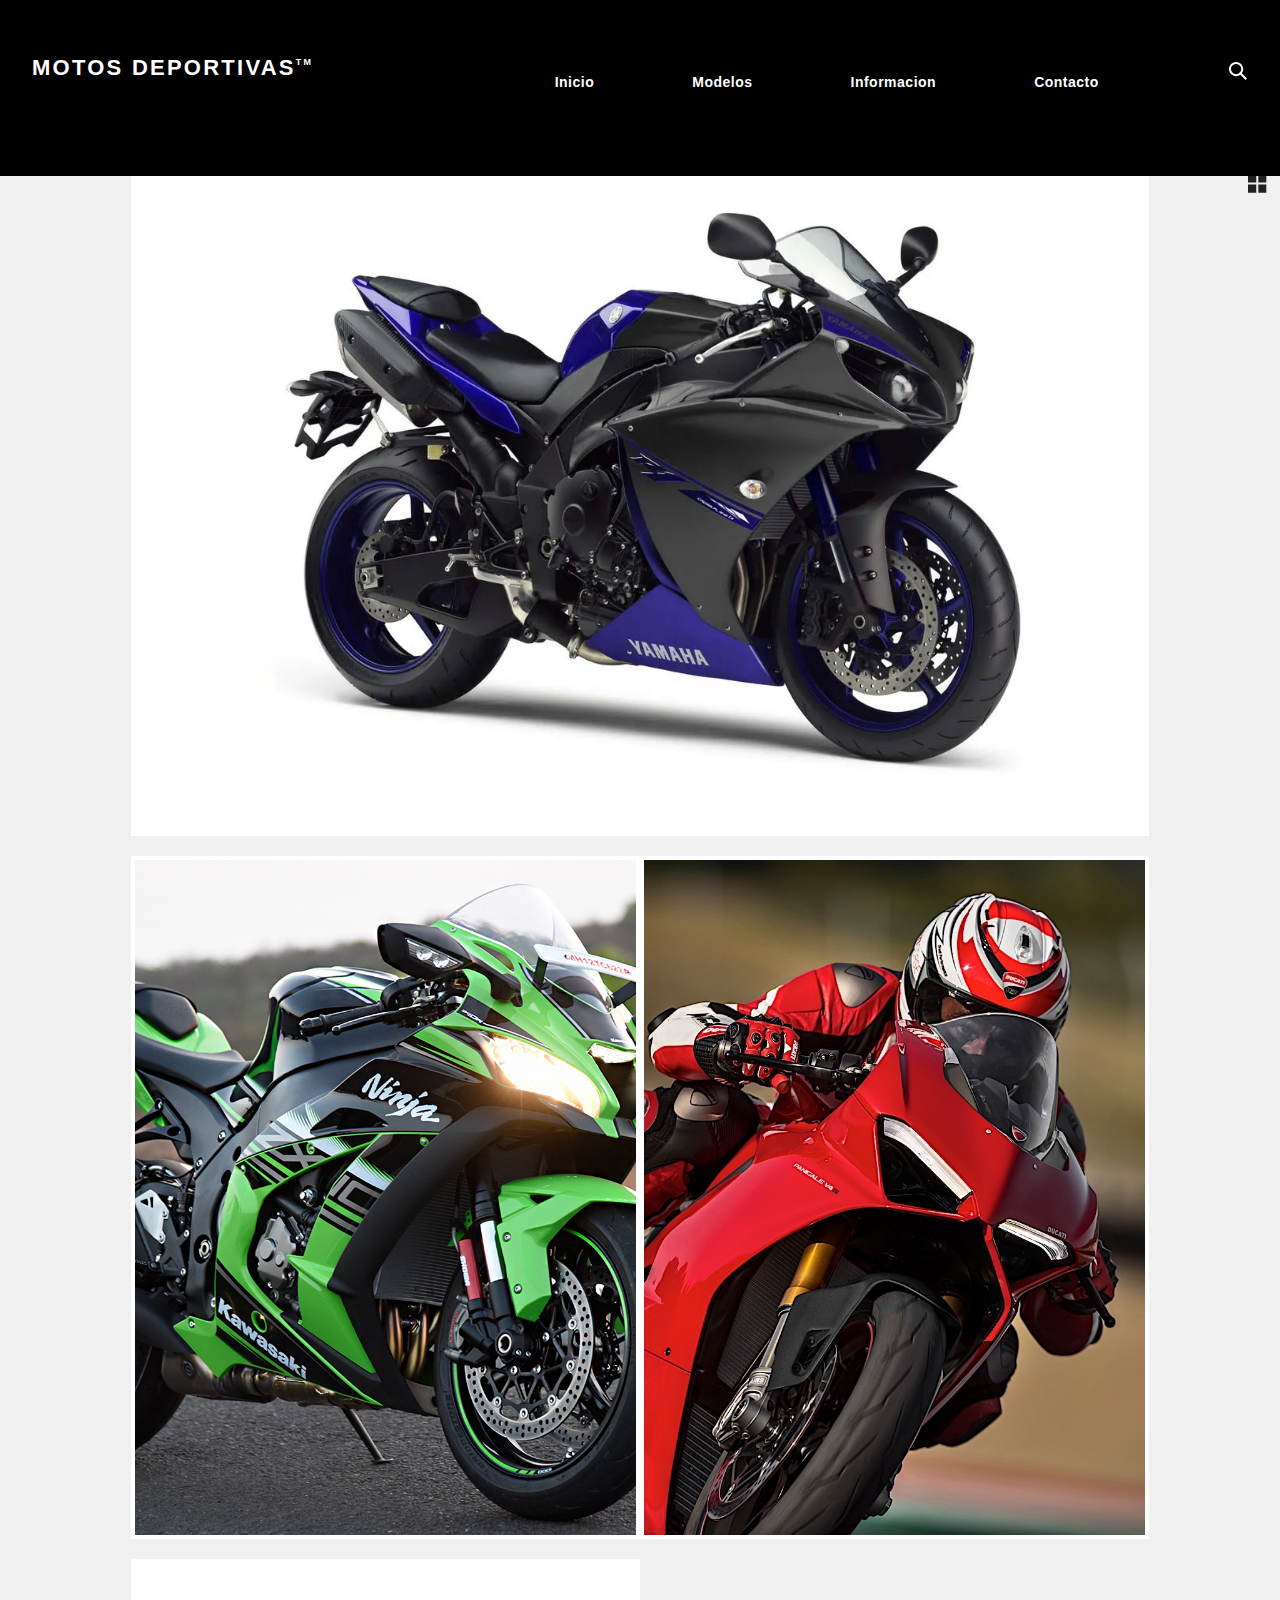
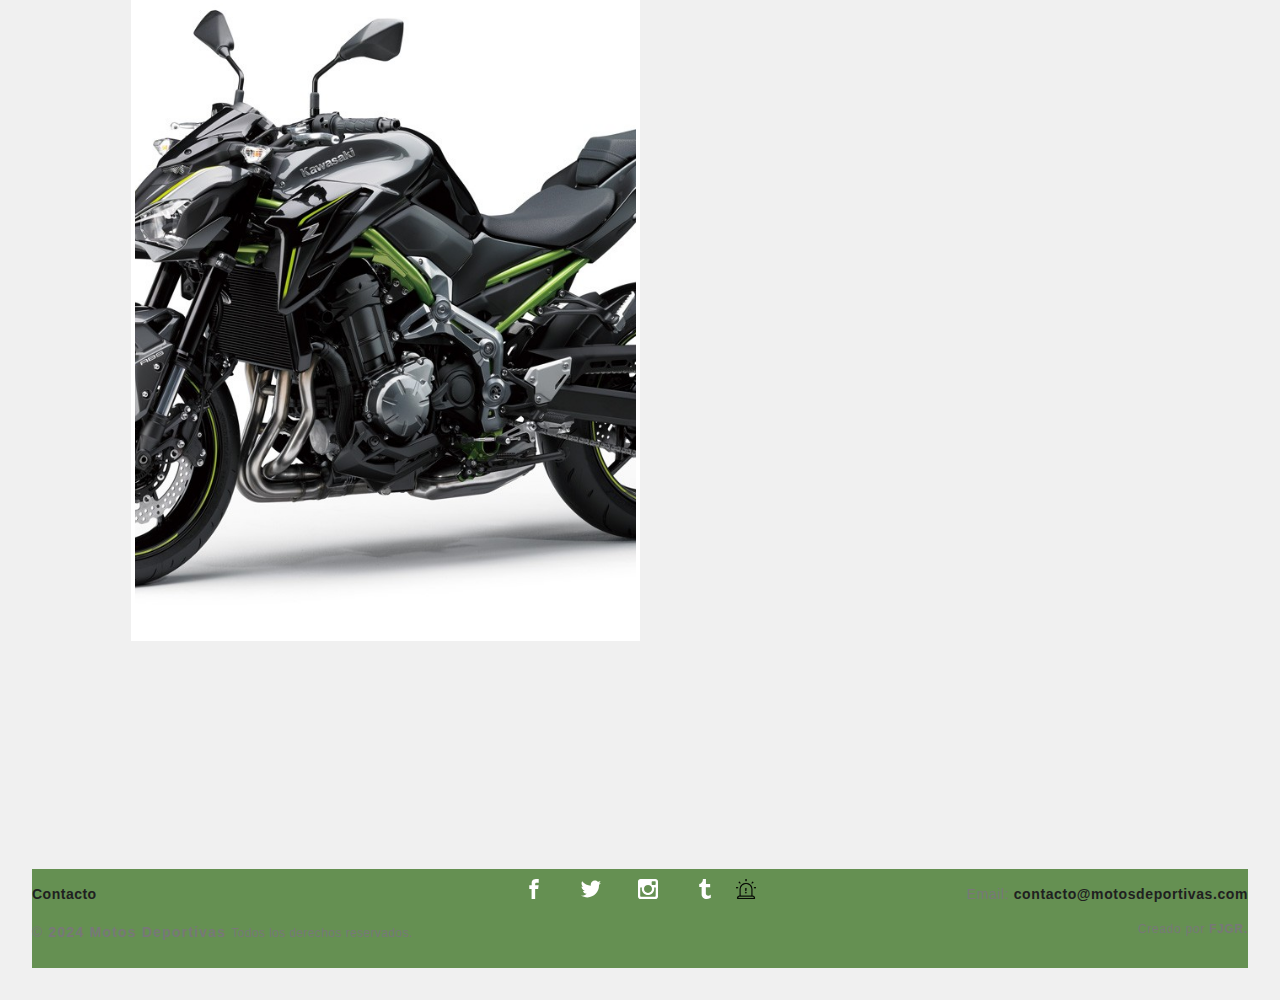
<file: index.html>
<!DOCTYPE html>
<html lang="es">
<head>
    <meta charset="UTF-8">
    <meta name="viewport" content="width=device-width, initial-scale=1.0">
    <title>Motos Deportivas </title>
    <link rel="icon" type="image/svg+xml" href="assets/img/iccoooon.jfif">
    <link rel="stylesheet" href="assets/css/aurora-pack.min.css">
    <link rel="stylesheet" href="assets/css/aurora-theme-base.min.css">
    <link rel="stylesheet" href="assets/css/urku.css">
    <style>

        body {
            font-family: Arial, sans-serif;
            background-color: #f0f0f0;
            margin: 1;
            padding: 0;
        }
        header {
            background-color: #000000;
            color: #fff;
            text-align: center;
            padding: 10px 0;
        }
        h1 {
            font-size: 2em;
            margin: 0;
        }
        nav {
            text-align: center;
            background-color: #000000;
            padding: 5px 0;
        }
        nav a {
            color: #fff;
            text-decoration: none;
            padding: 10px 20px;
            margin: 0 5px;
            font-size: 1em;
            display: inline-block;
        }
        nav a:hover {
            background-color: #555;
        }
        section {
            padding: 20px;
        }
        footer {
            background-color: #659052;
            color: #fff;
            text-align: center;
            padding: 10px 0;
        }
        .rk-portfolio__items {
            display: flex;
            flex-wrap: wrap;
            justify-content: space-between;
        }
        .rk-item {
            position: relative;
            overflow: hidden;
            margin-bottom: 20px;
            text-align: center;
            color: #333;
            text-decoration: none;
        }
        .rk-item img {
            width: 100%;
            height: auto;
        }
        .item-meta {
            background-color: #fff;
            padding: 10px;
            box-shadow: 0 0 10px rgba(0,0,0,0.1);
        }
    </style>
</head>
<body class="top-fixed">
    <header class="ae-container-fluid ae-container-fluid--full rk-header">
        <input type="checkbox" id="mobile-menu" class="rk-mobile-menu">
        <label for="mobile-menu">
            <svg>
                <use xlink:href="assets/img/symbols.svg#bar"></use>
            </svg>
            <svg>
                <use xlink:href="assets/img/symbols.svg#bar"></use>
            </svg>
            <svg>
                <use xlink:href="assets/img/symbols.svg#bar"></use>
            </svg>
        </label>
        <div class="ae-container-fluid rk-topbar">
            <h1 class="rk-logo"><a href="index.html">Motos Deportivas<sup>tm</sup></a></h1>
            <nav class="rk-navigation">
                <ul class="rk-menu">
                    <li class="active rk-menu__item"><a href="index.html" class="rk-menu__link">Inicio</a></li>
                    <li class="rk-menu__item"><a href="modelos.html" class="rk-menu__link">Modelos</a></li>
                    <li class="rk-menu__item"><a href="fenta.html" class="rk-menu__link">Informacion</a></li>
                    <li class="rk-menu__item"><a href="contact.html" class="rk-menu__link">Contacto</a></li>
                </ul>
                <form class="rk-search">
                    <input type="text" placeholder="Buscar" id="urku-search" class="rk-search-field">
                    <label for="urku-search">
                        <svg>
                            <use xlink:href="assets/img/symbols.svg#icon-search"></use>
                        </svg>
                    </label>
                </form>
            </nav>
        </div>
    </header>
    <section class="ae-container-fluid rk-main">
        <input type="radio" name="layout-ctrl" checked id="layout-base" class="layout-ctrl-input">
        <div class="ae-container-fluid rk-layout-ctrl-cont">
            <label for="layout-base" class="rk-layout-ctrl">
                <svg>
                    <use xlink:href="assets/img/symbols.svg#icon-view-default"></use>
                </svg>
            </label>
        </div>
        <input type="radio" name="layout-ctrl" id="layout-grid" class="layout-ctrl-input">
        <div class="ae-container-fluid rk-layout-ctrl-cont">
            <label for="layout-grid" class="rk-layout-ctrl">
                <svg>
                    <use xlink:href="assets/img/symbols.svg#icon-view-alt"></use>
                </svg>
            </label>
        </div>
        <div class="rk-layout-ctrl-mobile">
            <svg viewBox="0 0 9 9" class="layout-mob-1">
                <rect width="100%" height="100%" fill="currentColor"></rect>
            </svg>
            <svg viewBox="0 0 9 9" class="layout-mob-2">
                <rect width="100%" height="100%" fill="currentColor"></rect>
            </svg>
            <svg viewBox="0 0 9 9" class="layout-mob-3">
                <rect width="100%" height="100%" fill="currentColor"></rect>
            </svg>
            <svg viewBox="0 0 9 9" class="layout-mob-4">
                <rect width="100%" height="100%" fill="currentColor"></rect>
            </svg>
        </div>
        <section class="ae-container-fluid ae-container-fluid--inner loading rk-portfolio">
            <div class="rk-portfolio__items">
               
                <a href="modelos.html" class="rk-item rk-item--flex item-1 rk-size-12 rk-tosize-6 rk-landscape">
                    <div class="item-meta">
                        <h2>Modelo Yamaha YZF-R1</h2>
                        <p>Una moto potente diseñada para alto rendimiento en pistas.</p>
                    </div>
                </a>
                <a href="modelos.html" class="rk-item rk-item--flex item-2 rk-size-6 rk-portrait">
                    <div class="item-meta">
                        <h2>Modelo Kawasaki Ninja ZX-10R</h2>
                        <p>Conocida por su dominio en curvas y tecnología avanzada.</p>
                    </div>
                </a>
                <a href="modelos.html" class="rk-item rk-item--flex item-3 rk-size-6 rk-tosize-4 rk-portrait rk-tosquare">
                    <div class="item-meta">
                        <h2>Modelo Ducati Panigale V4</h2>
                        <p>Combina elegancia italiana con altas prestaciones en circuito.</p>
                    </div>
                </a>
                <a href="modelos.html" class="rk-item rk-item--flex item-4 rk-size-6 rk-tosize-4 rk-portrait rk-tosquare">
                    <div class="item-meta">
                        <h2>Kawasaki z900</h2>
                        <p> Demuestra tu presencia en las calles con el estilo característico inspirado en Sugomi™ y una posición de manejo dominante.</p>
                    </div>
                </a>
               
            </div>
        </section>
    </section>
    <footer class="ae-container-fluid rk-footer">
        <div class="ae-grid ae-grid--collapse">
            <div class="ae-grid__item item-lg-4 au-xs-ta-center au-lg-ta-left">
                <ul class="rk-menu rk-footer-menu">
                    <li class="rk-menu__item"><a href="contact.html" class="rk-menu__link">Contacto</a></li>
                </ul>
                <p class="rk-footer__text rk-footer__copy"> <span class="ae-u-bold">© </span><span class="ae-u-bolder">2024 Motos Deportivas </span>Todos los derechos reservados.</p>
            </div>
            <div class="ae-grid__item item-lg-4 au-xs-ta-center">
                <a href="#0" class="rk-social-btn">
                    <svg>
                        <use xlink:href="assets/img/symbols.svg#icon-facebook"></use>
                    </svg>
                </a>
                <a href="#0" class="rk-social-btn">
                    <svg>
                        <use xlink:href="assets/img/symbols.svg#icon-twitter"></use>
                    </svg>
                </a>
                <a href="#0" class="rk-social-btn">
                    <svg>
                        <use xlink:href="assets/img/symbols.svg#icon-pinterest"></use>
                    </svg>
                </a>
                <a href="#0" class="rk-social-btn">
                    <svg>
                        <use xlink:href="assets/img/symbols.svg#icon-tumblr"></use>
                    </svg>
                </a>
                <a href="https://estrategiaenelaula.sep.gob.mx/fentanilo"> <img src="assets/img/alerta.png" alt="" class="rk-social-btn"></a>
            </div>
            <div class="ae-grid__item item-lg-4 au-xs-ta-center au-lg-ta-right">
                <p class="rk-footer__text rk-footer__contact"> <span class="ae-u-bold">Email: </span><span class="ae-u-bolder"> <a href="mailto:contacto@motosdeportivas.com" class="rk-dark-color">contacto@motosdeportivas.com </a></span></p>
                <p class="rk-footer__text rk-footer__by">Creado por <a href="http://pixeden.com" class="ae-u-bolder">FJGR.</a></p>
            </div>
        </div>
    </footer>
    <script src="assets/js/svg4everybody.min.js"></script>
    <script>svg4everybody();</script>
</body>
</html>
</file>
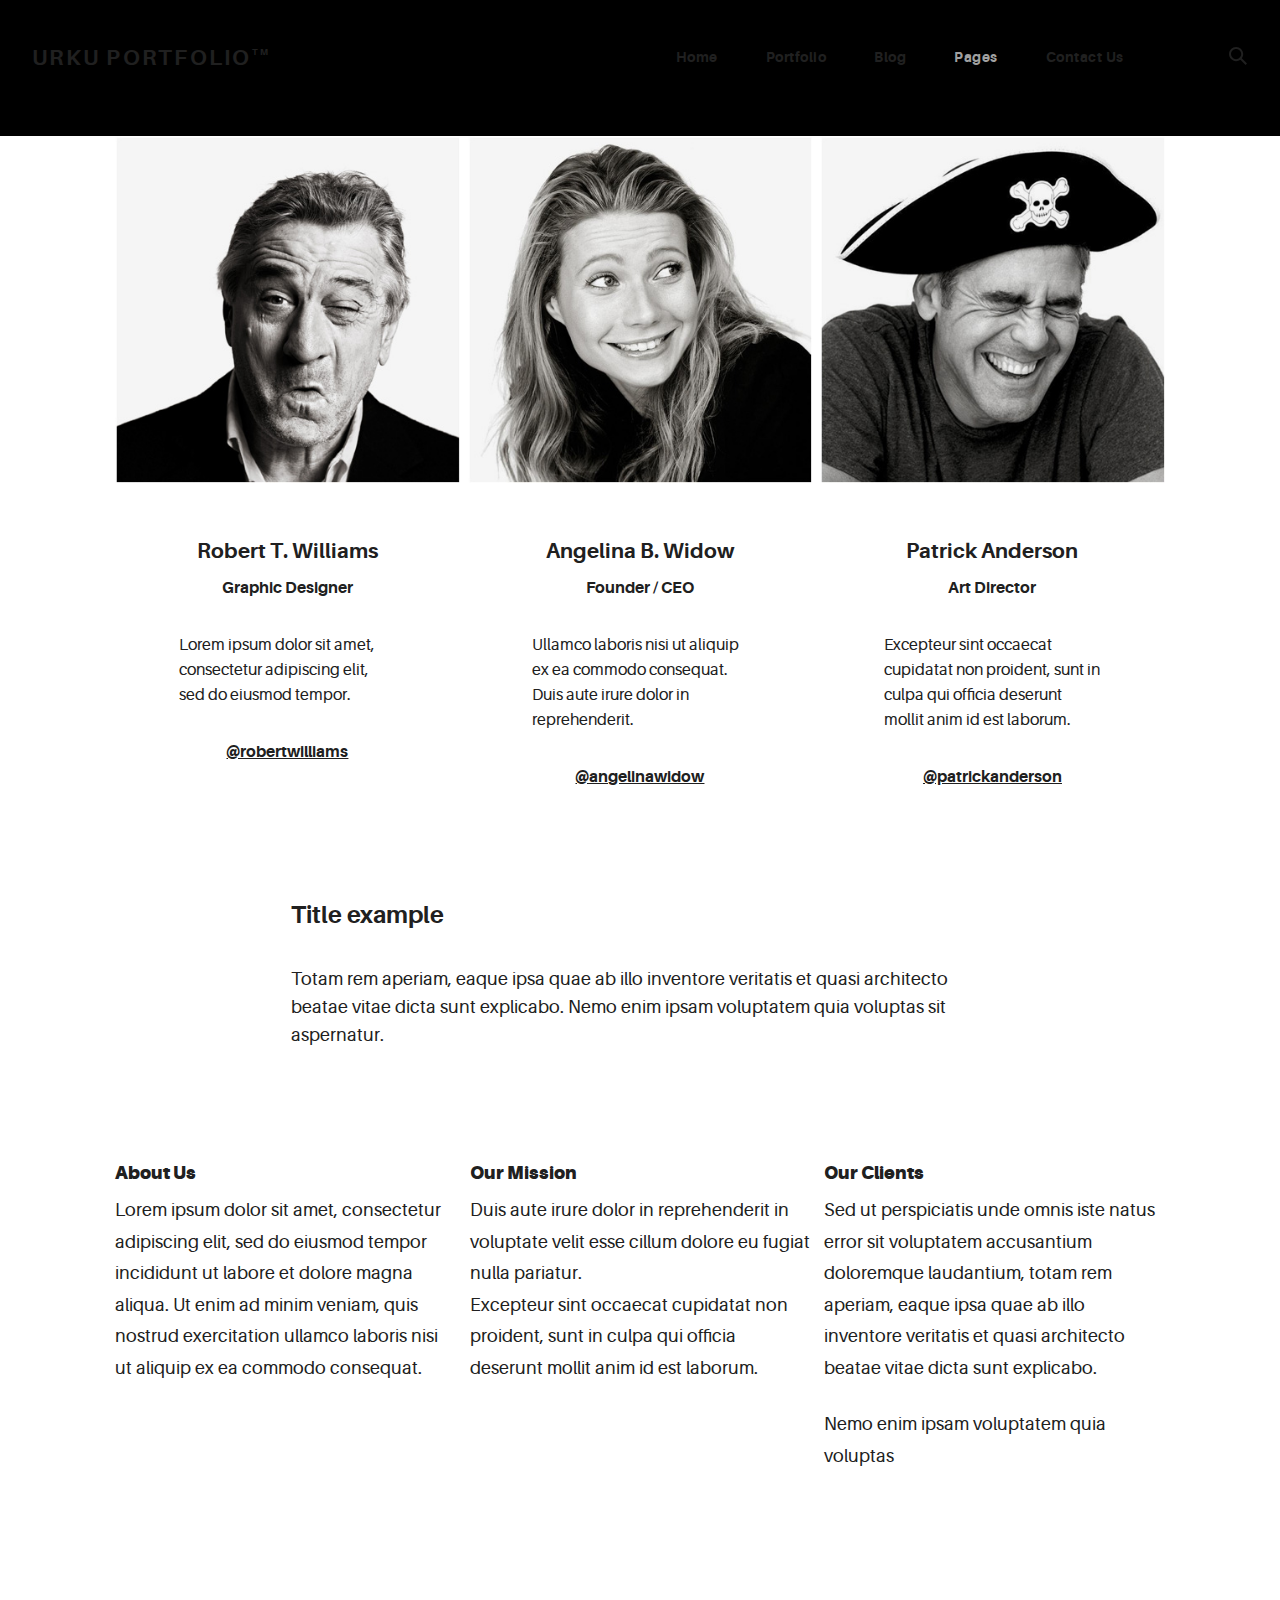
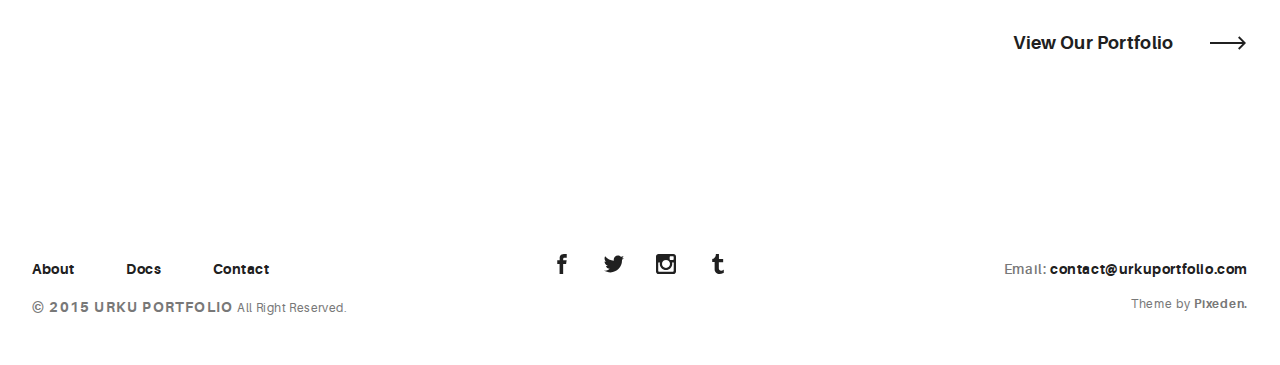
<file: about.html>
<!DOCTYPE html>
<html>
  <head>
    <meta name="viewport" content="width=device-width, initial-scale=1.0">
    <meta charset="UTF-8">
    <title>Urku Portfolio :: Pixeden</title>
    <link rel="icon" type="image/svg+xml" href="assets/img/urku-ico.svg">
    <link rel="stylesheet" href="assets/css/aurora-pack.min.css">
    <link rel="stylesheet" href="assets/css/aurora-theme-base.min.css">
    <link rel="stylesheet" href="assets/css/urku.css">
  </head>
  <body class="top-fixed">
    <header class="ae-container-fluid ae-container-fluid--full rk-header ">
      <input type="checkbox" id="mobile-menu" class="rk-mobile-menu">
      <label for="mobile-menu">
        <svg>
          <use xlink:href="assets/img/symbols.svg#bar"></use>
        </svg>
        <svg>
          <use xlink:href="assets/img/symbols.svg#bar"></use>
        </svg>
        <svg>
          <use xlink:href="assets/img/symbols.svg#bar"></use>
        </svg>
      </label>
      <div class="ae-container-fluid rk-topbar">
        <h1 class="rk-logo"><a href="index.html">urku portfolio<sup>tm</sup></a></h1>
        <nav class="rk-navigation">
          <ul class="rk-menu">
            <li class="rk-menu__item"><a href="index.html" class="rk-menu__link">Home</a>
            </li>
            <li class="rk-menu__item"><a href="portfolio.html" class="rk-menu__link">Portfolio</a>
              <nav class="rk-menu__sub">
                <ul class="rk-container">
                  <li class="rk-menu__item"><a href="portfolio.html" class="rk-menu__link">Flex</a></li>
                  <li class="rk-menu__item"><a href="portfolio-alt.html" class="rk-menu__link">Switch</a></li>
                  <li class="rk-menu__item"><a href="portfolio-raw.html" class="rk-menu__link">Static</a></li>
                  <li class="rk-menu__item"><a href="portfolio-masonry.html" class="rk-menu__link">Masonry</a></li>
                </ul>
              </nav>
            </li>
            <li class="rk-menu__item"><a href="blog.html" class="rk-menu__link">Blog</a>
            </li>
            <li class="active rk-menu__item"><a href="#0" class="rk-menu__link">Pages</a>
              <nav class="rk-menu__sub">
                <ul class="rk-container">
                  <li class="rk-menu__item"><a href="about.html" class="rk-menu__link">About</a></li>
                  <li class="rk-menu__item"><a href="documentation.html" class="rk-menu__link">Documentation</a></li>
                  <li class="rk-menu__item"><a href="design-styles.html" class="rk-menu__link">Design Styles</a></li>
                </ul>
              </nav>
            </li>
            <li class="rk-menu__item"><a href="contact.html" class="rk-menu__link">Contact Us</a>
            </li>
          </ul>
          <form class="rk-search">
            <input type="text" placeholder="Search" id="urku-search" class="rk-search-field">
            <label for="urku-search">
              <svg>
                <use xlink:href="assets/img/symbols.svg#icon-search"></use>
              </svg>
            </label>
          </form>
        </nav>
      </div>
    </header>
    <div class="ae-container-fluid ae-container-fluid--inner rk-main">
      <div class="ae-grid au-xs-ta-center au-mb-4">
        <div class="ae-grid__item item-lg-4 ae-kappa au-mb-3"><img src="assets/img/team-1.jpg" alt="" class="au-mb-3">
          <h5 class="ae-u-bolder au-mt-2">Robert T. Williams</h5>
          <p class="ae-u-bolder au-mb-3">Graphic Designer</p>
          <p class="au-lg-ta-left au-mb-3 au-pl-4 au-pr-4">Lorem ipsum dolor sit amet, consectetur adipiscing elit, sed do eiusmod tempor.</p><a href="#0" class="ae-u-bolder au-underline">@robertwilliams</a>
        </div>
        <div class="ae-grid__item item-lg-4 ae-kappa au-mb-3"><img src="assets/img/team-2.jpg" alt="" class="au-mb-3">
          <h5 class="ae-u-bolder au-mt-2">Angelina B. Widow</h5>
          <p class="ae-u-bolder au-mb-3">Founder / CEO</p>
          <p class="au-lg-ta-left au-mb-3 au-pl-4 au-pr-4">Ullamco laboris nisi ut aliquip ex ea commodo consequat. Duis aute irure dolor in reprehenderit.</p><a href="#0" class="ae-u-bolder au-underline">@angelinawidow</a>
        </div>
        <div class="ae-grid__item item-lg-4 ae-kappa au-mb-3"><img src="assets/img/team-3.jpg" alt="" class="au-mb-3">
          <h5 class="ae-u-bolder au-mt-2">Patrick Anderson</h5>
          <p class="ae-u-bolder au-mb-3">Art Director</p>
          <p class="au-lg-ta-left au-mb-3 au-pl-4 au-pr-4">Excepteur sint occaecat cupidatat non proident, sunt in culpa qui officia deserunt mollit anim id est laborum.</p><a href="#0" class="ae-u-bolder au-underline">@patrickanderson</a>
        </div>
      </div>
      <div class="ae-grid au-pt-2">
        <div class="ae-grid__item item-lg-8 item-lg--offset-2">
          <h4 class="ae-u-bolder">Title example</h4>
          <p>Totam rem aperiam, eaque ipsa quae ab illo inventore veritatis et quasi architecto beatae vitae dicta sunt explicabo. Nemo enim ipsam voluptatem quia voluptas sit aspernatur.</p>
        </div>
      </div>
      <div class="ae-grid ae-grid--alt au-xs-ptp-1">
        <div class="ae-grid__item--alt item-lg-4">
          <h6 class="ae-u-boldest">About Us</h6>
          <p class="au-lh-3">Lorem ipsum dolor sit amet, consectetur adipiscing elit, sed do eiusmod tempor incididunt ut labore et dolore magna aliqua. Ut enim ad minim veniam, quis nostrud exercitation ullamco laboris nisi ut aliquip ex ea commodo consequat. </p>
        </div>
        <div class="ae-grid__item--alt item-lg-4">
          <h6 class="ae-u-boldest">Our Mission</h6>
          <p class="au-lh-3">Duis aute irure dolor in reprehenderit in voluptate velit esse cillum dolore eu fugiat nulla pariatur. <br>Excepteur sint occaecat cupidatat non proident, sunt in culpa qui officia deserunt mollit anim id est laborum.</p>
        </div>
        <div class="ae-grid__item--alt item-lg-4">
          <h6 class="ae-u-boldest">Our Clients</h6>
          <p class="au-lh-3">Sed ut perspiciatis unde omnis iste natus error sit voluptatem accusantium doloremque laudantium, totam rem aperiam, eaque ipsa quae ab illo inventore veritatis et quasi architecto beatae vitae dicta sunt explicabo. </p>
          <p class="au-lh-3">Nemo enim ipsam voluptatem quia voluptas</p>
        </div>
      </div>
      <p class="au-flex au-pt-4 group-buttons"><a href="portfolio.html" class="au-mt-4 arrow-button arrow-button--right arrow-button--out">View Our Portfolio<span class="arrow-cont">
            <svg>
              <use xlink:href="assets/img/symbols.svg#arrow"></use>
            </svg></span></a></p>
    </div>
    <footer class="ae-container-fluid rk-footer ">
      <div class="ae-grid ae-grid--collapse">
        <div class="ae-grid__item item-lg-4 au-xs-ta-center au-lg-ta-left">
          <ul class="rk-menu rk-footer-menu">
            <li class="rk-menu__item"><a href="about.html" class="rk-menu__link">About</a>
            </li>
            <li class="rk-menu__item"><a href="documentation.html" class="rk-menu__link">Docs</a>
            </li>
            <li class="rk-menu__item"><a href="contact.html" class="rk-menu__link">Contact</a>
            </li>
          </ul>
          <p class="rk-footer__text rk-footer__copy "> <span class="ae-u-bold">© </span><span class="ae-u-bolder">2015 URKU PORTFOLIO </span>All Right Reserved.</p>
        </div>
        <div class="ae-grid__item item-lg-4 au-xs-ta-center"><a href="#0" class="rk-social-btn ">
            <svg>
              <use xlink:href="assets/img/symbols.svg#icon-facebook"></use>
            </svg></a><a href="#0" class="rk-social-btn ">
            <svg>
              <use xlink:href="assets/img/symbols.svg#icon-twitter"></use>
            </svg></a><a href="#0" class="rk-social-btn ">
            <svg>
              <use xlink:href="assets/img/symbols.svg#icon-pinterest"></use>
            </svg></a><a href="#0" class="rk-social-btn ">
            <svg>
              <use xlink:href="assets/img/symbols.svg#icon-tumblr"></use>
            </svg></a></div>
        <div class="ae-grid__item item-lg-4 au-xs-ta-center au-lg-ta-right">
          <p class="rk-footer__text rk-footer__contact "> <span class="ae-u-bold">Email: </span><span class="ae-u-bolder"> <a href="#0" class="rk-dark-color ">contact@urkuportfolio.com </a></span></p>
          <p class="rk-footer__text rk-footer__by">Theme by <a href="http://pixeden.com" class="ae-u-bolder">Pixeden.</a></p>
        </div>
      </div>
    </footer>
    <script src="assets/js/svg4everybody.min.js"></script>
    <script>svg4everybody();</script>
  </body>
</html>
</file>
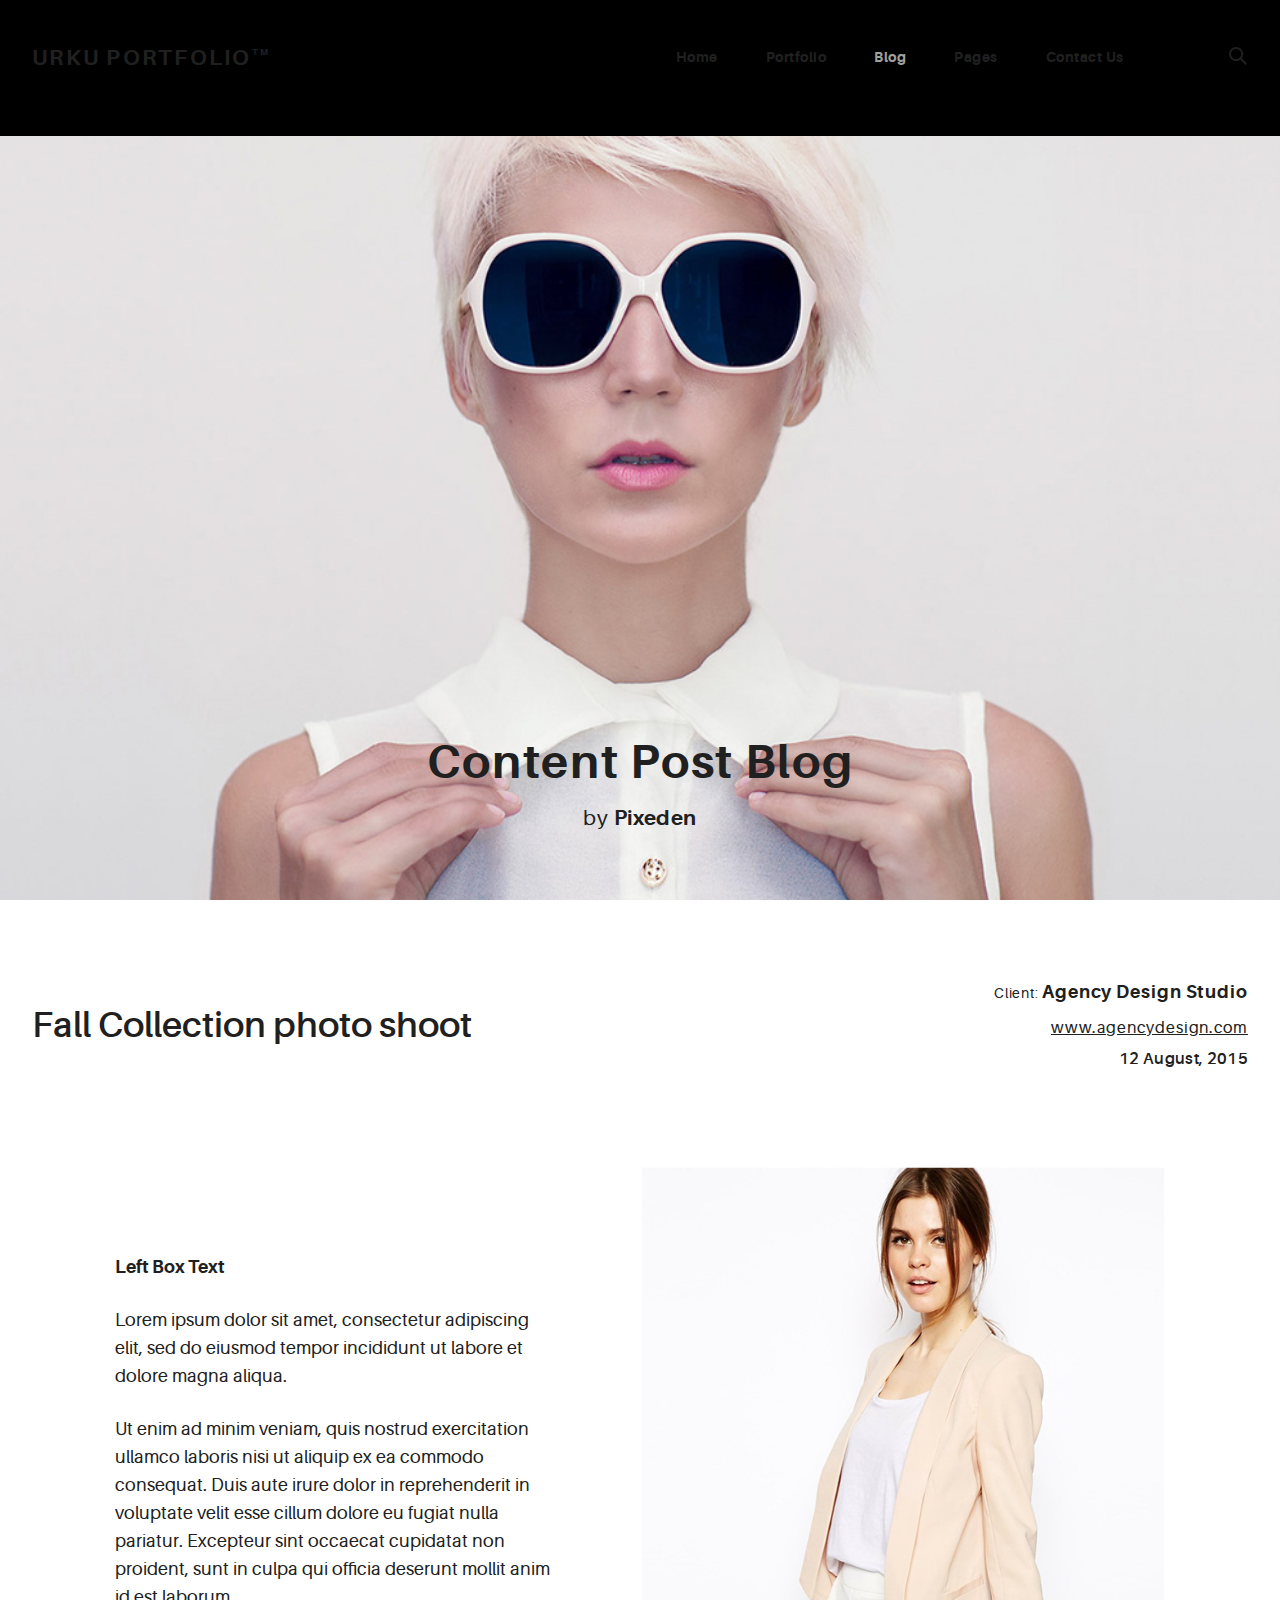
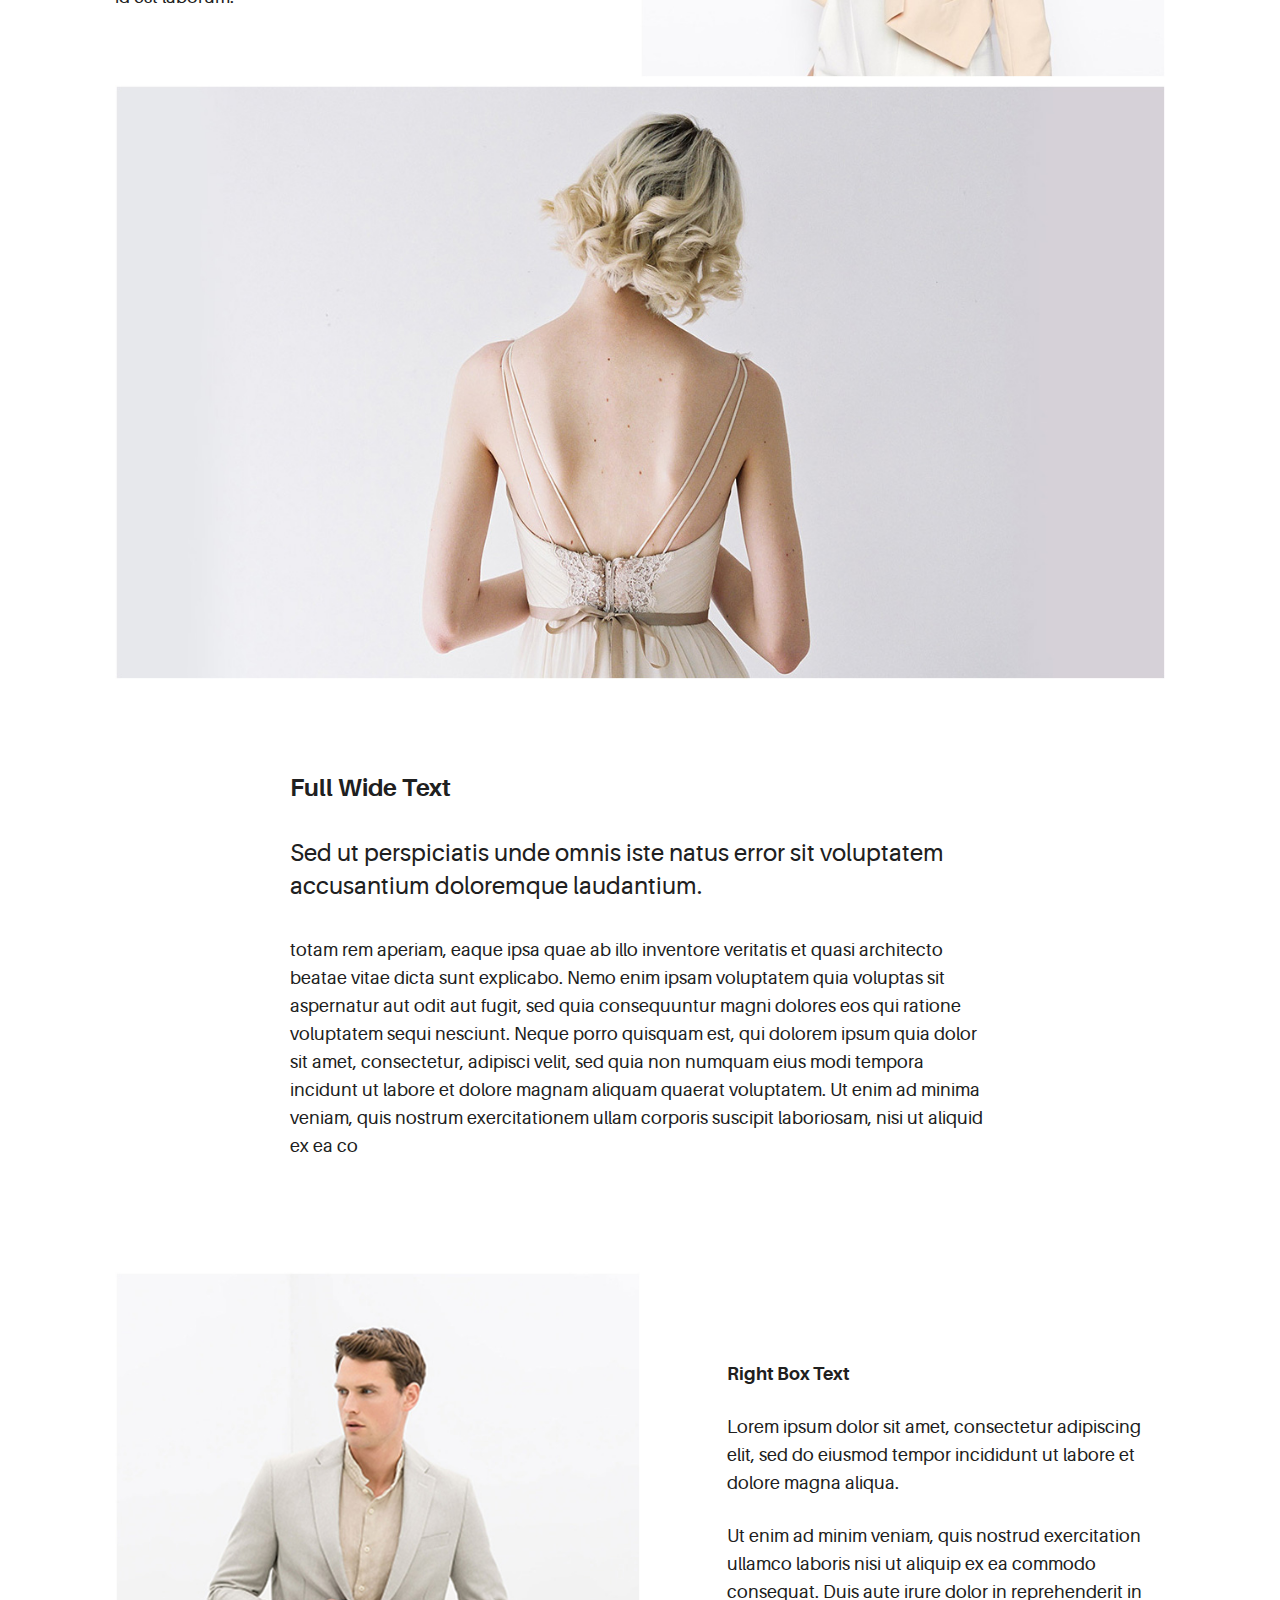
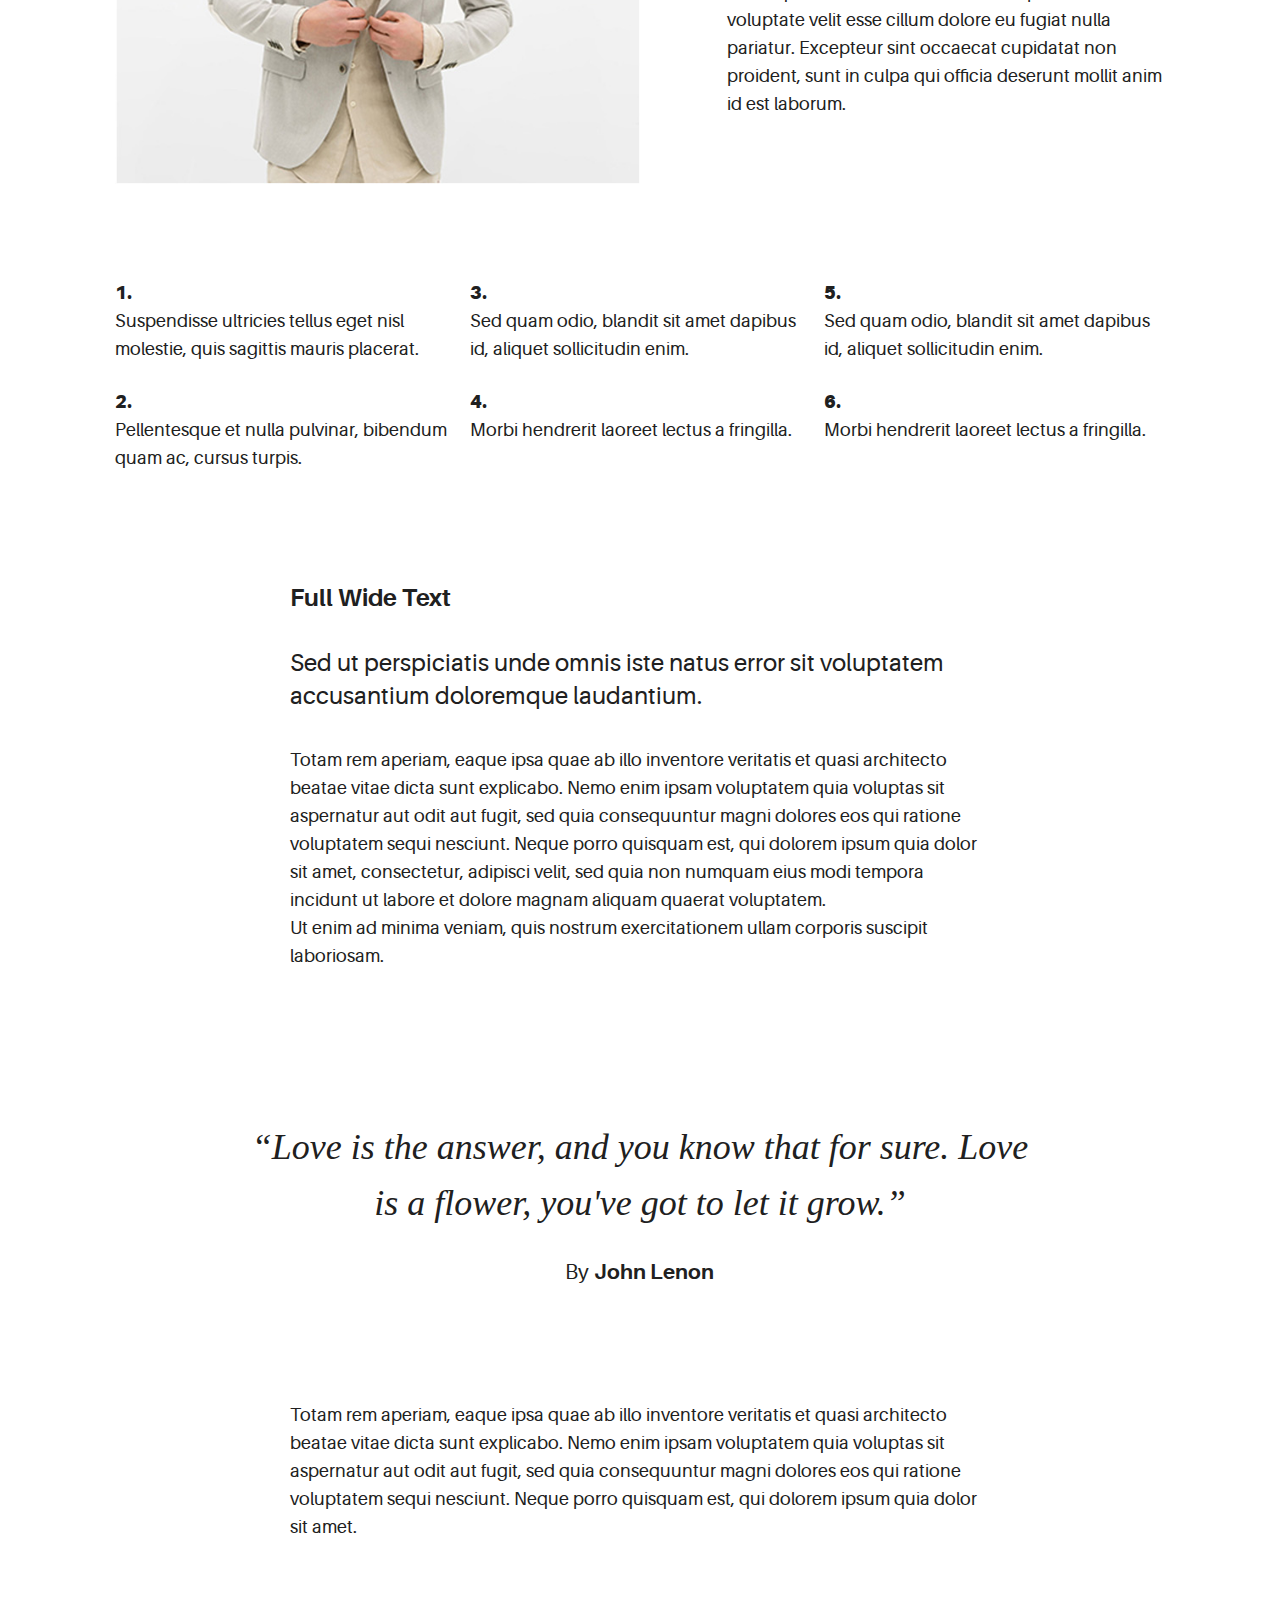
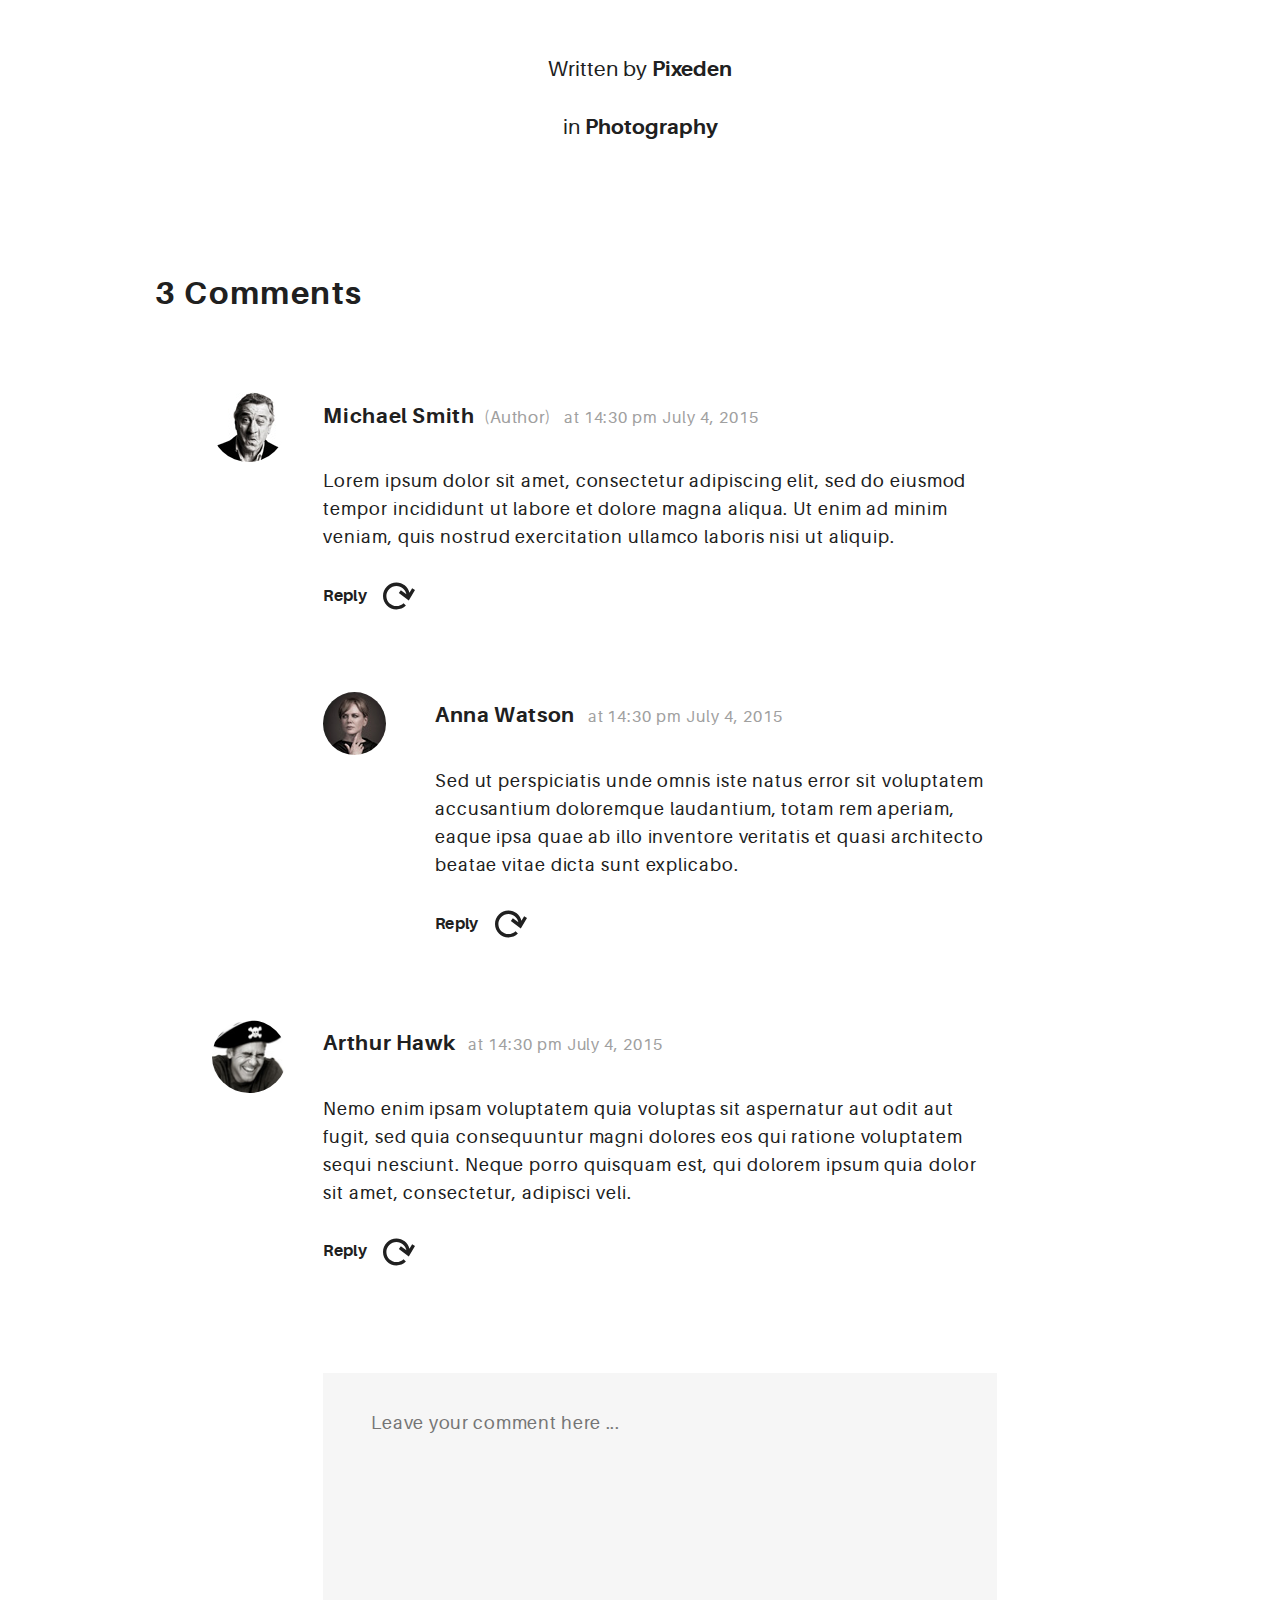
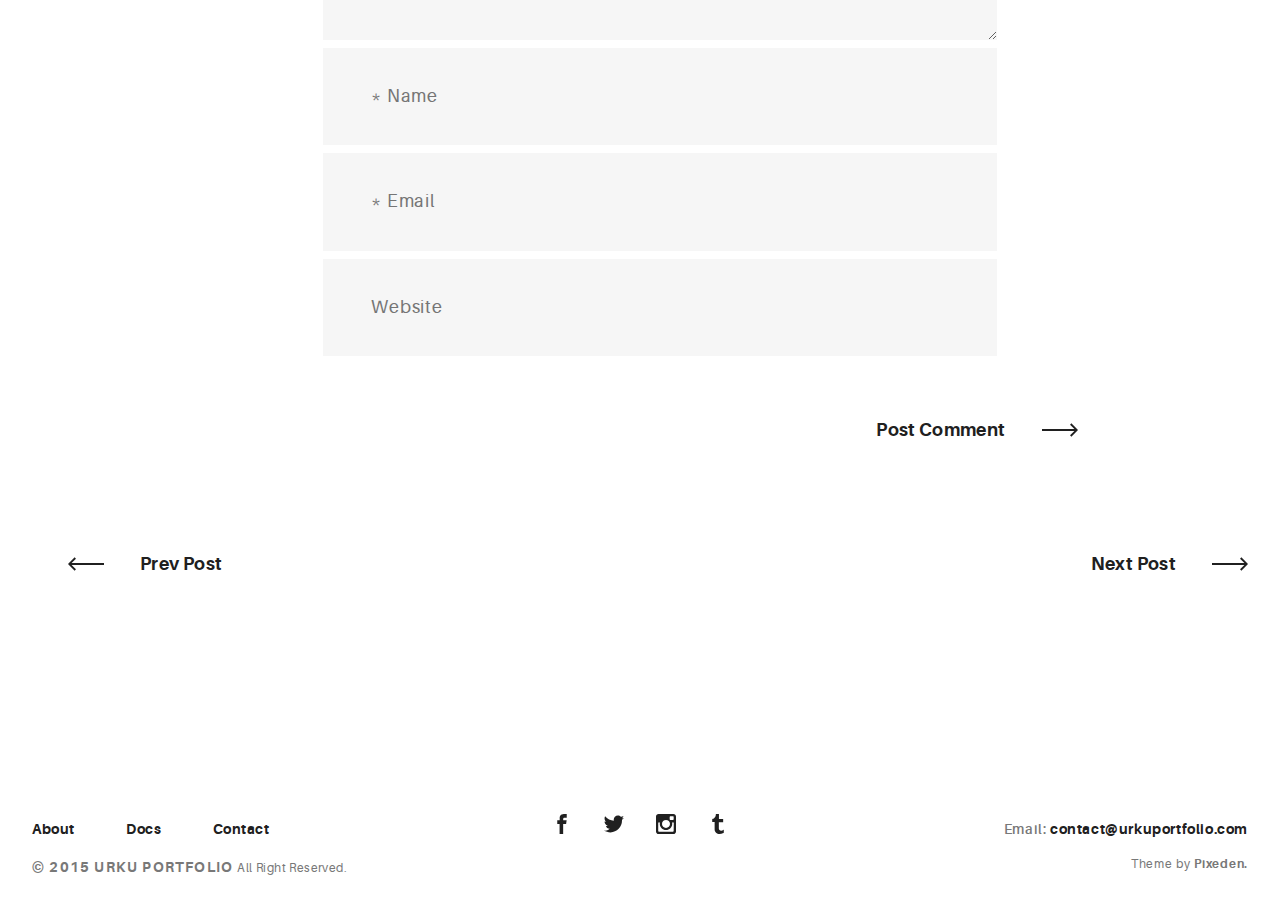
<file: blog-post.html>
<!DOCTYPE html>
<html>
  <head>
    <meta name="viewport" content="width=device-width, initial-scale=1.0">
    <meta charset="UTF-8">
    <title>Urku Portfolio :: Pixeden</title>
    <link rel="icon" type="image/svg+xml" href="assets/img/urku-ico.svg">
    <link rel="stylesheet" href="assets/css/aurora-pack.min.css">
    <link rel="stylesheet" href="assets/css/aurora-theme-base.min.css">
    <link rel="stylesheet" href="assets/css/urku.css">
  </head>
  <body class="top-fixed">
    <header class="ae-container-fluid ae-container-fluid--full rk-header ">
      <input type="checkbox" id="mobile-menu" class="rk-mobile-menu">
      <label for="mobile-menu">
        <svg>
          <use xlink:href="assets/img/symbols.svg#bar"></use>
        </svg>
        <svg>
          <use xlink:href="assets/img/symbols.svg#bar"></use>
        </svg>
        <svg>
          <use xlink:href="assets/img/symbols.svg#bar"></use>
        </svg>
      </label>
      <div class="ae-container-fluid rk-topbar">
        <h1 class="rk-logo"><a href="index.html">urku portfolio<sup>tm</sup></a></h1>
        <nav class="rk-navigation">
          <ul class="rk-menu">
            <li class="rk-menu__item"><a href="index.html" class="rk-menu__link">Home</a>
            </li>
            <li class="rk-menu__item"><a href="portfolio.html" class="rk-menu__link">Portfolio</a>
              <nav class="rk-menu__sub">
                <ul class="rk-container">
                  <li class="rk-menu__item"><a href="portfolio.html" class="rk-menu__link">Flex</a></li>
                  <li class="rk-menu__item"><a href="portfolio-alt.html" class="rk-menu__link">Switch</a></li>
                  <li class="rk-menu__item"><a href="portfolio-raw.html" class="rk-menu__link">Static</a></li>
                  <li class="rk-menu__item"><a href="portfolio-masonry.html" class="rk-menu__link">Masonry</a></li>
                </ul>
              </nav>
            </li>
            <li class="active rk-menu__item"><a href="blog.html" class="rk-menu__link">Blog</a>
            </li>
            <li class="rk-menu__item"><a href="#0" class="rk-menu__link">Pages</a>
              <nav class="rk-menu__sub">
                <ul class="rk-container">
                  <li class="rk-menu__item"><a href="about.html" class="rk-menu__link">About</a></li>
                  <li class="rk-menu__item"><a href="documentation.html" class="rk-menu__link">Documentation</a></li>
                  <li class="rk-menu__item"><a href="design-styles.html" class="rk-menu__link">Design Styles</a></li>
                </ul>
              </nav>
            </li>
            <li class="rk-menu__item"><a href="contact.html" class="rk-menu__link">Contact Us</a>
            </li>
          </ul>
          <form class="rk-search">
            <input type="text" placeholder="Search" id="urku-search" class="rk-search-field">
            <label for="urku-search">
              <svg>
                <use xlink:href="assets/img/symbols.svg#icon-search"></use>
              </svg>
            </label>
          </form>
        </nav>
      </div>
    </header>
    <section class="ae-container-fluid ae-container-fluid--full">
      <header class="rk-portfolio-cover  post-inside-1">
        <div class="item-inside__meta">
          <h1 class="ae-u-bolder rk-portfolio-title ">Content Post Blog</h1>
          <p class="ae-theta rk-portfolio-category ">by <span class="ae-u-bolder">Pixeden</span></p>
        </div>
      </header>
      <div class="ae-container-fluid">
        <div class="ae-grid ae-grid--collapse rk-portfolio-info ">
          <div class="ae-grid__item item-lg-8 item-sm--center au-xs-ta-center au-lg-ta-left">
            <h2 class="rk-portfolio-inner-title ">Fall Collection photo shoot</h2>
          </div>
          <div class="ae-grid__item item-lg-4 au-xs-ta-center au-lg-ta-right rk-portfolio-details">
            <p class="rk-portfolio-inner-client "><span class="ae-lambda">Client: </span><span class="ae-u-bolder">Agency Design Studio</span></p>
            <p class="au-underline rk-portfolio-inner-website "><a href="#0" class="ae-kappa">www.agencydesign.com</a></p>
            <p class="ae-kappa ae-u-bold rk-portfolio-inner-date ">12 August, 2015</p>
          </div>
        </div>
      </div>
      <div class="ae-container-fluid ae-container-fluid--inner rk-portfolio--inner">
        <div class="ae-grid ae-grid--collapse au-xs-ptp-1">
          <div class="ae-grid__item item-lg-5 au-lg-ptp-1">
            <p class="ae-u-bolder">Left Box Text</p>
            <p>Lorem ipsum dolor sit amet, consectetur adipiscing elit, sed do eiusmod tempor incididunt ut labore et dolore magna aliqua.</p>
            <p>Ut enim ad minim veniam, quis nostrud exercitation ullamco laboris nisi ut aliquip ex ea commodo consequat. Duis aute irure dolor in reprehenderit in voluptate velit esse cillum dolore eu fugiat nulla pariatur. Excepteur sint occaecat cupidatat non proident, sunt in culpa qui officia deserunt mollit anim id est laborum.</p>
          </div>
          <div class="ae-grid__item item-lg-6 item-lg--offset-1"><img src="assets/img/post-inner-1.jpg" alt="Urku Portfolio"></div>
        </div>
        <div class="ae-grid ae-grid--collapse">
          <div class="ae-grid__item item-lg--auto"><img src="assets/img/post-inner-3.jpg" alt="Urku Portfolio"></div>
        </div>
        <div class="ae-grid ae-grid--collapse au-xs-ptp-1 au-xs-pbp-1">
          <div class="ae-grid__item item-lg-8 item-lg--offset-2">
            <h4 class="ae-u-bolder">Full Wide Text</h4>
            <p class="ae-eta">Sed ut perspiciatis unde omnis iste natus error sit voluptatem accusantium doloremque laudantium.</p>
            <p>totam rem aperiam, eaque ipsa quae ab illo inventore veritatis et quasi architecto beatae vitae dicta sunt explicabo. Nemo enim ipsam voluptatem quia voluptas sit aspernatur aut odit aut fugit, sed quia consequuntur magni dolores eos qui ratione voluptatem sequi nesciunt. Neque porro quisquam est, qui dolorem ipsum quia dolor sit amet, consectetur, adipisci velit, sed quia non numquam eius modi tempora incidunt ut labore et dolore magnam aliquam quaerat voluptatem. Ut enim ad minima veniam, quis nostrum exercitationem ullam corporis suscipit laboriosam, nisi ut aliquid ex ea co</p>
          </div>
        </div>
        <div class="ae-grid ae-grid--collapse">
          <div class="ae-grid__item item-lg-6"><img src="assets/img/post-inner-2.jpg" alt="Urku Portfolio"></div>
          <div class="ae-grid__item item-lg-5 item-lg--offset-1 au-lg-ptp-1">
            <p class="ae-u-bolder">Right Box Text</p>
            <p>Lorem ipsum dolor sit amet, consectetur adipiscing elit, sed do eiusmod tempor incididunt ut labore et dolore magna aliqua.</p>
            <p>Ut enim ad minim veniam, quis nostrud exercitation ullamco laboris nisi ut aliquip ex ea commodo consequat. Duis aute irure dolor in reprehenderit in voluptate velit esse cillum dolore eu fugiat nulla pariatur. Excepteur sint occaecat cupidatat non proident, sunt in culpa qui officia deserunt mollit anim id est laborum.</p>
          </div>
        </div>
        <div class="ae-grid ae-grid--alt au-lg-ta-left au-xs-ptp-1">
          <div class="ae-grid__item--alt item-lg-4"><span class="ae-u-boldest">1.</span>
            <p>Suspendisse ultricies tellus eget nisl molestie, quis sagittis mauris placerat.</p><span class="ae-u-boldest">2.</span>
            <p>Pellentesque et nulla pulvinar, bibendum quam ac, cursus turpis.</p>
          </div>
          <div class="ae-grid__item--alt item-lg-4"><span class="ae-u-boldest">3.</span>
            <p>Sed quam odio, blandit sit amet dapibus id, aliquet sollicitudin enim. </p><span class="ae-u-boldest">4.</span>
            <p>Morbi hendrerit laoreet lectus a fringilla.</p>
          </div>
          <div class="ae-grid__item--alt item-lg-4"><span class="ae-u-boldest">5.</span>
            <p>Sed quam odio, blandit sit amet dapibus id, aliquet sollicitudin enim. </p><span class="ae-u-boldest">6.</span>
            <p>Morbi hendrerit laoreet lectus a fringilla.</p>
          </div>
        </div>
        <div class="ae-grid ae-grid--collapse au-xs-ptp-1">
          <div class="ae-grid__item item-lg-8 item-lg--offset-2">
            <h4 class="ae-u-bolder">Full Wide Text</h4>
            <p class="ae-eta">Sed ut perspiciatis unde omnis iste natus error sit voluptatem accusantium doloremque laudantium.</p>
            <p>Totam rem aperiam, eaque ipsa quae ab illo inventore veritatis et quasi architecto beatae vitae dicta sunt explicabo. Nemo enim ipsam voluptatem quia voluptas sit aspernatur aut odit aut fugit, sed quia consequuntur magni dolores eos qui ratione voluptatem sequi nesciunt. Neque porro quisquam est, qui dolorem ipsum quia dolor sit amet, consectetur, adipisci velit, sed quia non numquam eius modi tempora incidunt ut labore et dolore magnam aliquam quaerat voluptatem. <br>Ut enim ad minima veniam, quis nostrum exercitationem ullam corporis suscipit laboriosam.</p>
          </div>
        </div>
        <div class="ae-grid ae-grid--collapse inner-box-3">
          <div class="ae-grid__item item-lg-10 item-lg--offset-1">
            <blockquote class="au-xs-ta-center">
              <p class="ae-delta au-italic">“Love is the answer, and you know that for sure. Love is a flower, you've got to let it grow.”</p>
              <footer> 
                <p class="ae-theta">By <span class="ae-u-bolder">John Lenon</span></p>
              </footer>
            </blockquote>
          </div>
        </div>
        <div class="ae-grid ae-grid--collapse au-xs-ptp-1">
          <div class="ae-grid__item item-lg-8 item-lg--offset-2">
            <p>Totam rem aperiam, eaque ipsa quae ab illo inventore veritatis et quasi architecto beatae vitae dicta sunt explicabo. Nemo enim ipsam voluptatem quia voluptas sit aspernatur aut odit aut fugit, sed quia consequuntur magni dolores eos qui ratione voluptatem sequi nesciunt. Neque porro quisquam est, qui dolorem ipsum quia dolor sit amet.</p>
          </div>
        </div>
        <div class="ae-grid ae-grid--collapse au-xs-ptp-1">
          <div class="ae-grid__item item-lg-12 au-xs-ta-center">
            <p class="ae-theta">Written by <span class="ae-u-bolder">Pixeden</span></p>
            <p class="ae-theta">in <span class="ae-u-bolder">Photography </span></p>
          </div>
        </div>
        <div class="ae-grid ae-grid--collapse au-xs-ptp-1">
          <div class="ae-grid__item item-lg-12"></div>
        </div>
      </div>
    </section>
    <ul class="ae-container-fluid ae-container-fluid--inner rk-comments">
      <h3 class="rk-comments__title ae-u-bolder">3 Comments</h3>
      <li>
        <article class="rk-comment">
          <aside class="rk-comment__avatar"><img src="assets/img/user-1.jpg" alt="" class="rk-comment__avatar au-circle"></aside>
          <div class="rk-comment__content">
            <header class="rk-comment__header">
              <h5 class="rk-comment__author ae-u-bolder"><a href="#0">Michael Smith</a><small class="ae-u-regular">&nbsp; (Author)</small></h5>
              <div class="rk-comment__meta">
                <p class="ae-kappa">&nbsp; at <a href="#0">14:30 pm </a><a href="#0">July 4, 2015</a></p>
              </div>
            </header>
            <div class="rk-comment__body">
              <p>Lorem ipsum dolor sit amet, consectetur adipiscing elit, sed do eiusmod tempor incididunt ut labore et dolore magna aliqua. Ut enim ad minim veniam, quis nostrud exercitation ullamco laboris nisi ut aliquip.</p>
            </div>
            <div class="rk-comment__actions ae-kappa"><a href="#0" class="ae-u-bold arrow-button arrow-button--compress">Reply
                <svg>
                  <use xlink:href="assets/img/symbols.svg#refresh"></use>
                </svg></a></div>
          </div>
        </article>
        <ul>
          <li>
            <article class="rk-comment">
              <aside class="rk-comment__avatar"><img src="assets/img/user-2.jpg" alt="" class="rk-comment__avatar au-circle"></aside>
              <div class="rk-comment__content">
                <header class="rk-comment__header">
                  <h5 class="rk-comment__author ae-u-bolder"><a href="#0">Anna Watson</a></h5>
                  <div class="rk-comment__meta">
                    <p class="ae-kappa">&nbsp; at <a href="#0">14:30 pm </a><a href="#0">July 4, 2015</a></p>
                  </div>
                </header>
                <div class="rk-comment__body">
                  <p>Sed ut perspiciatis unde omnis iste natus error sit voluptatem accusantium doloremque laudantium, totam rem aperiam, eaque ipsa quae ab illo inventore veritatis et quasi architecto beatae vitae dicta sunt explicabo.</p>
                </div>
                <div class="rk-comment__actions ae-kappa"><a href="#0" class="ae-u-bold arrow-button arrow-button--compress">Reply
                    <svg>
                      <use xlink:href="assets/img/symbols.svg#refresh"></use>
                    </svg></a></div>
              </div>
            </article>
          </li>
        </ul>
      </li>
      <li>
        <article class="rk-comment">
          <aside class="rk-comment__avatar"><img src="assets/img/user-3.jpg" alt="" class="rk-comment__avatar au-circle"></aside>
          <div class="rk-comment__content">
            <header class="rk-comment__header">
              <h5 class="rk-comment__author ae-u-bolder"><a href="#0">Arthur Hawk</a></h5>
              <div class="rk-comment__meta">
                <p class="ae-kappa">&nbsp; at <a href="#0">14:30 pm </a><a href="#0">July 4, 2015</a></p>
              </div>
            </header>
            <div class="rk-comment__body">
              <p>Nemo enim ipsam voluptatem quia voluptas sit aspernatur aut odit aut fugit, sed quia consequuntur magni dolores eos qui ratione voluptatem sequi nesciunt. Neque porro quisquam est, qui dolorem ipsum quia dolor sit amet, consectetur, adipisci veli.</p>
            </div>
            <div class="rk-comment__actions ae-kappa"><a href="#0" class="ae-u-bold arrow-button arrow-button--compress">Reply
                <svg>
                  <use xlink:href="assets/img/symbols.svg#refresh"></use>
                </svg></a></div>
          </div>
        </article>
      </li>
      <div class="ae-grid ae-grid--collapse inner-box-3">
        <div class="ae-grid__item item-lg-8 item-lg--offset-2">
          <form action="#0" class="ae-form--full">
            <textarea placeholder="Leave your comment here ..." cols="30" rows="7"></textarea>
            <input type="text" placeholder="* Name" required>
            <input type="email" placeholder="* Email" required>
            <input type="text" placeholder="Website">
            <div class="au-pt-3 group-buttons"><a href="#0" class="au-mt-2 arrow-button arrow-button--right arrow-button--out">Post Comment<span class="arrow-cont">
                  <svg>
                    <use xlink:href="assets/img/symbols.svg#arrow"></use>
                  </svg></span></a></div>
          </form>
        </div>
      </div>
    </ul>
    <section class="ae-container-fluid au-pt-4 au-pb-4">
      <div class="group-buttons au-mt-2"><a href="#0" class="arrow-button arrow-button--reverse">Prev Post
          <div class="arrow-cont arrow-cont-rev">
            <svg>
              <use xlink:href="assets/img/symbols.svg#arrow"></use>
            </svg>
          </div></a><a href="#0" class="arrow-button">Next Post<span class="arrow-cont">
            <svg>
              <use xlink:href="assets/img/symbols.svg#arrow"></use>
            </svg></span></a></div>
    </section>
    <footer class="ae-container-fluid rk-footer ">
      <div class="ae-grid ae-grid--collapse">
        <div class="ae-grid__item item-lg-4 au-xs-ta-center au-lg-ta-left">
          <ul class="rk-menu rk-footer-menu">
            <li class="rk-menu__item"><a href="about.html" class="rk-menu__link">About</a>
            </li>
            <li class="rk-menu__item"><a href="documentation.html" class="rk-menu__link">Docs</a>
            </li>
            <li class="rk-menu__item"><a href="contact.html" class="rk-menu__link">Contact</a>
            </li>
          </ul>
          <p class="rk-footer__text rk-footer__copy "> <span class="ae-u-bold">© </span><span class="ae-u-bolder">2015 URKU PORTFOLIO </span>All Right Reserved.</p>
        </div>
        <div class="ae-grid__item item-lg-4 au-xs-ta-center"><a href="#0" class="rk-social-btn ">
            <svg>
              <use xlink:href="assets/img/symbols.svg#icon-facebook"></use>
            </svg></a><a href="#0" class="rk-social-btn ">
            <svg>
              <use xlink:href="assets/img/symbols.svg#icon-twitter"></use>
            </svg></a><a href="#0" class="rk-social-btn ">
            <svg>
              <use xlink:href="assets/img/symbols.svg#icon-pinterest"></use>
            </svg></a><a href="#0" class="rk-social-btn ">
            <svg>
              <use xlink:href="assets/img/symbols.svg#icon-tumblr"></use>
            </svg></a></div>
        <div class="ae-grid__item item-lg-4 au-xs-ta-center au-lg-ta-right">
          <p class="rk-footer__text rk-footer__contact "> <span class="ae-u-bold">Email: </span><span class="ae-u-bolder"> <a href="#0" class="rk-dark-color ">contact@urkuportfolio.com </a></span></p>
          <p class="rk-footer__text rk-footer__by">Theme by <a href="http://pixeden.com" class="ae-u-bolder">Pixeden.</a></p>
        </div>
      </div>
    </footer>
    <script src="assets/js/svg4everybody.min.js"></script>
    <script>svg4everybody();</script>
  </body>
</html>
</file>
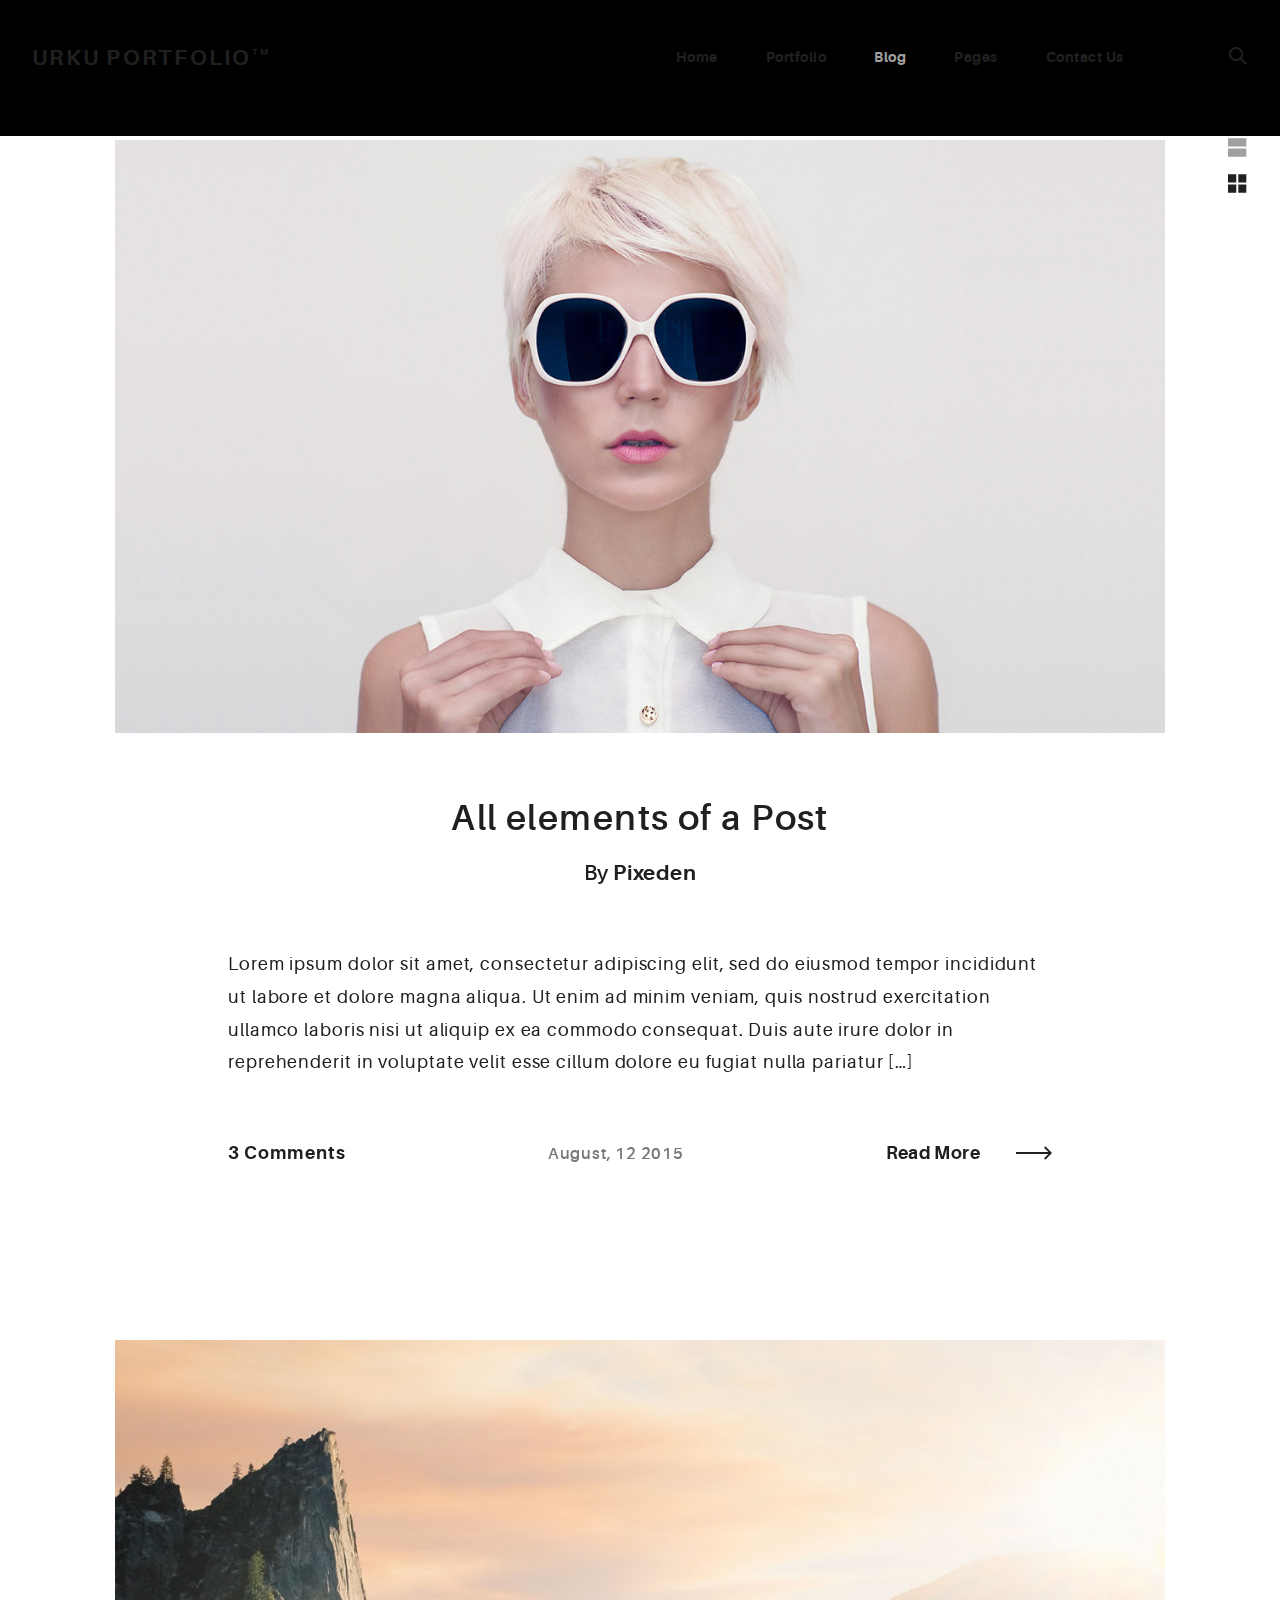
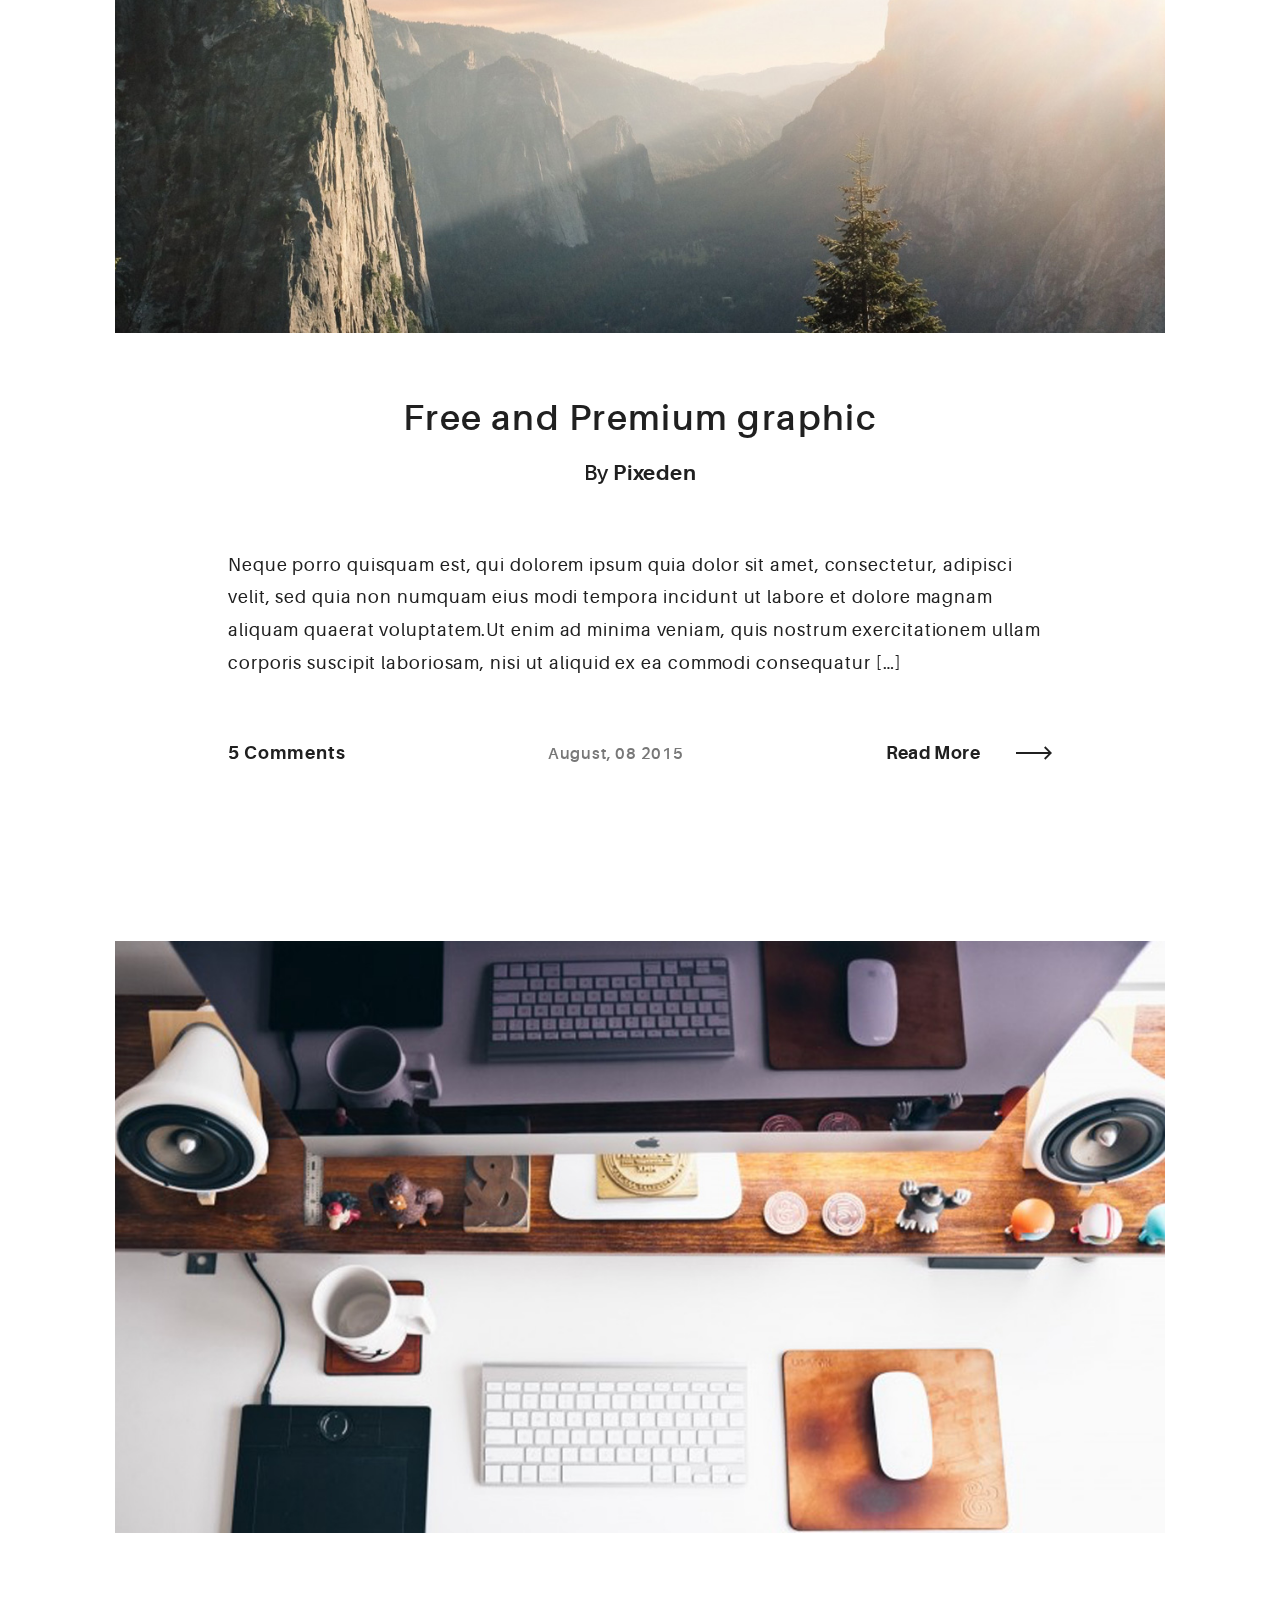
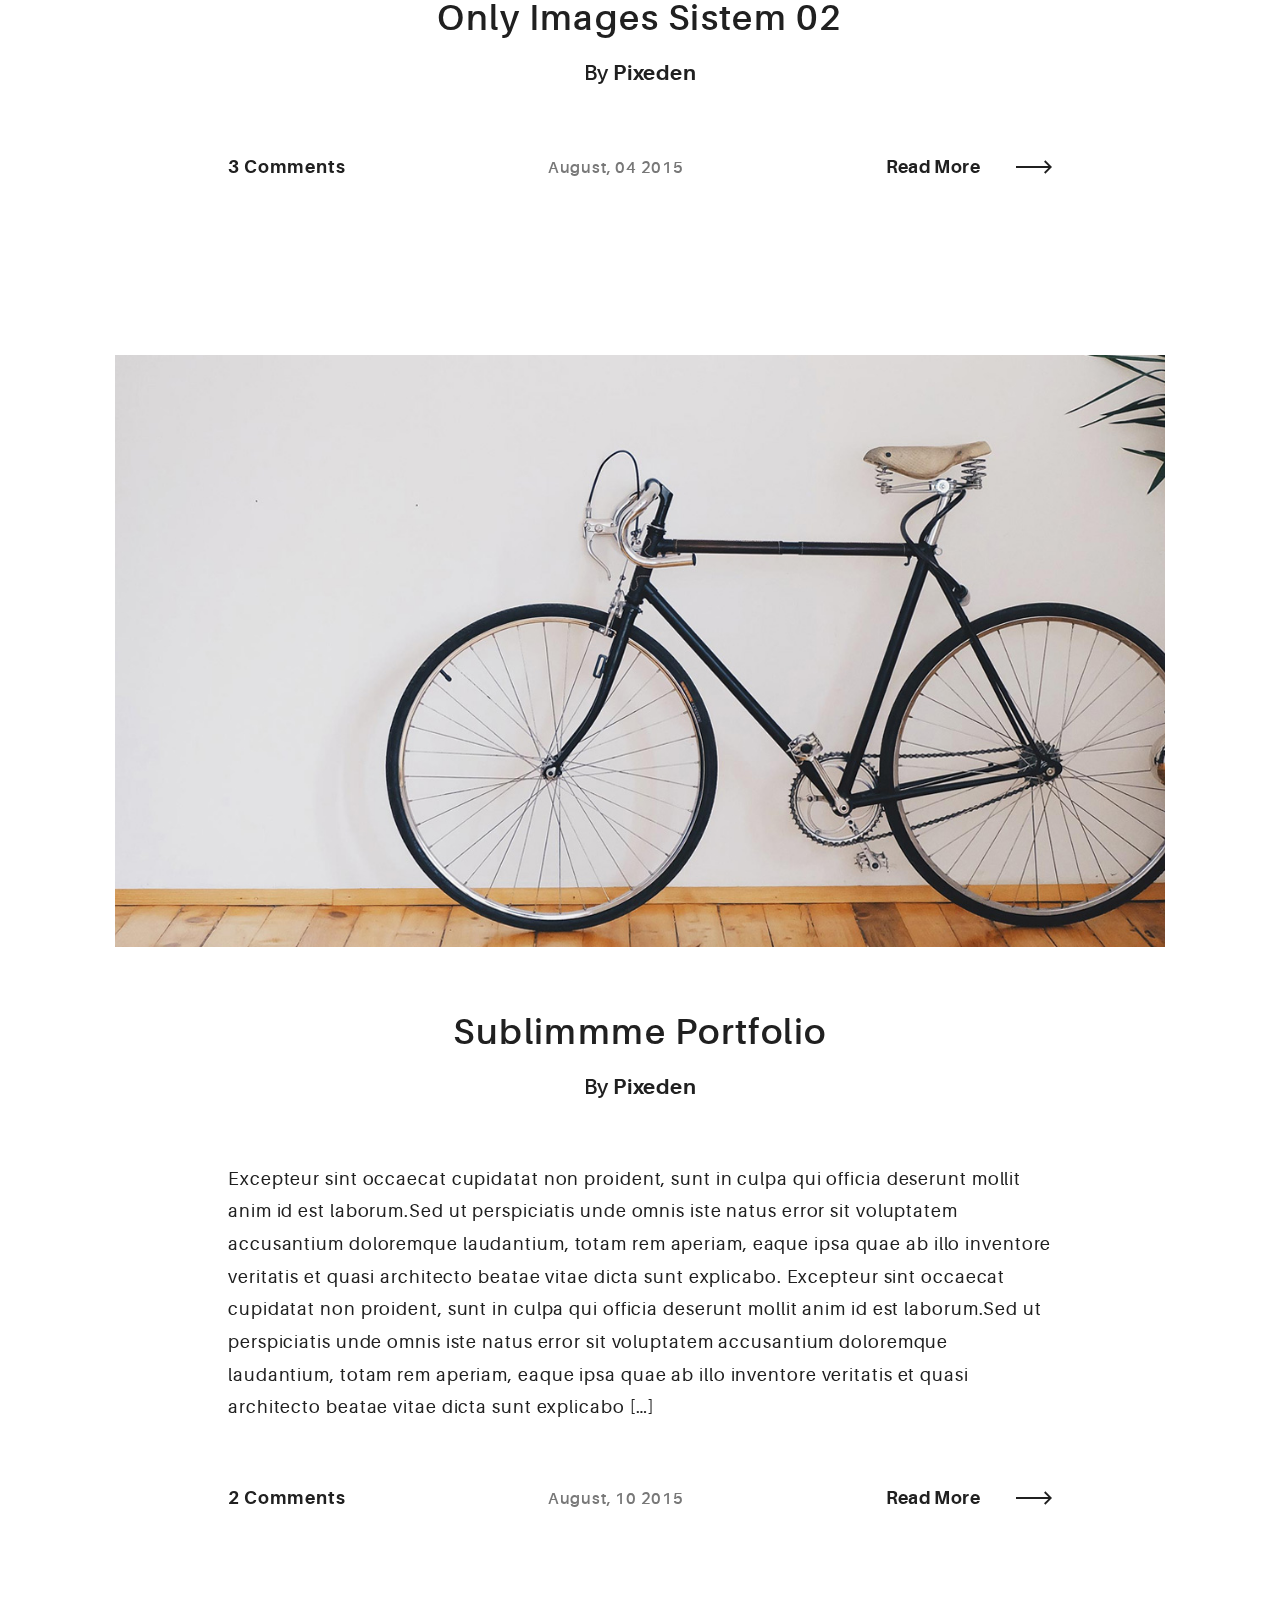
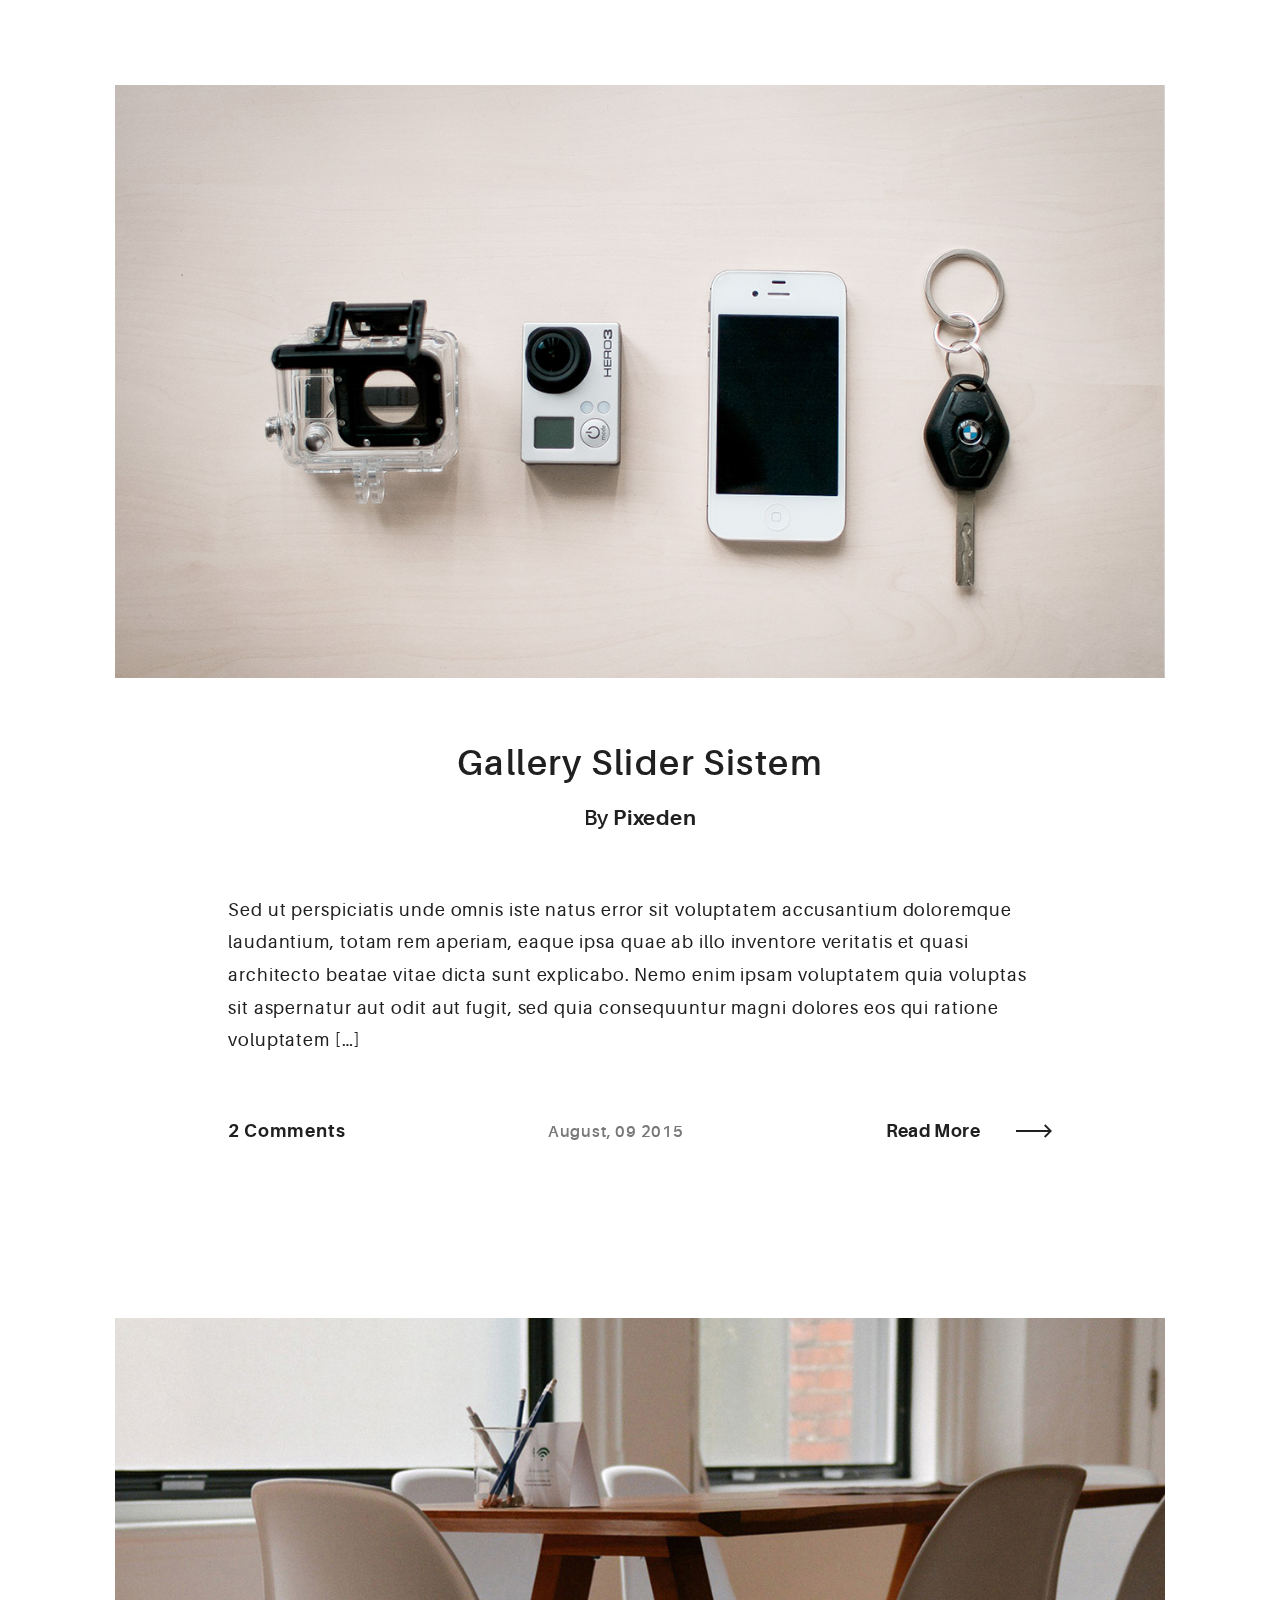
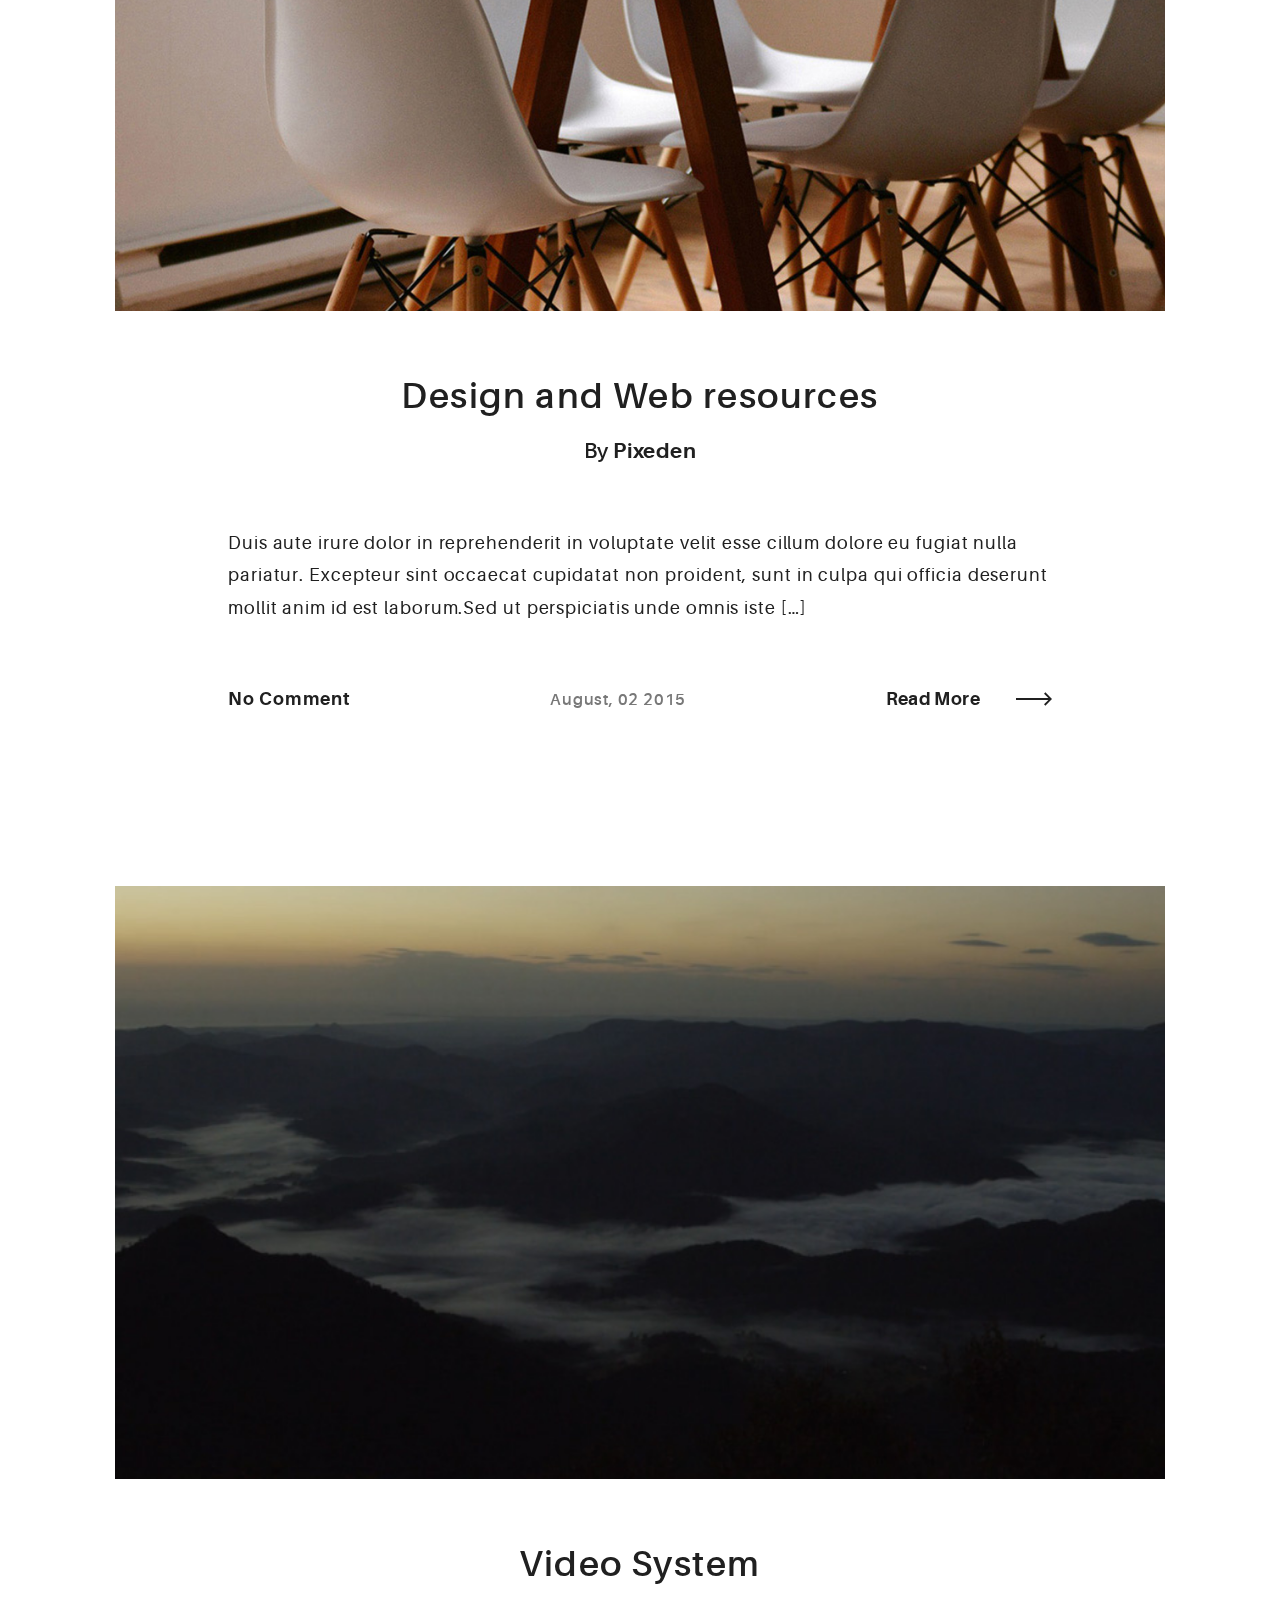
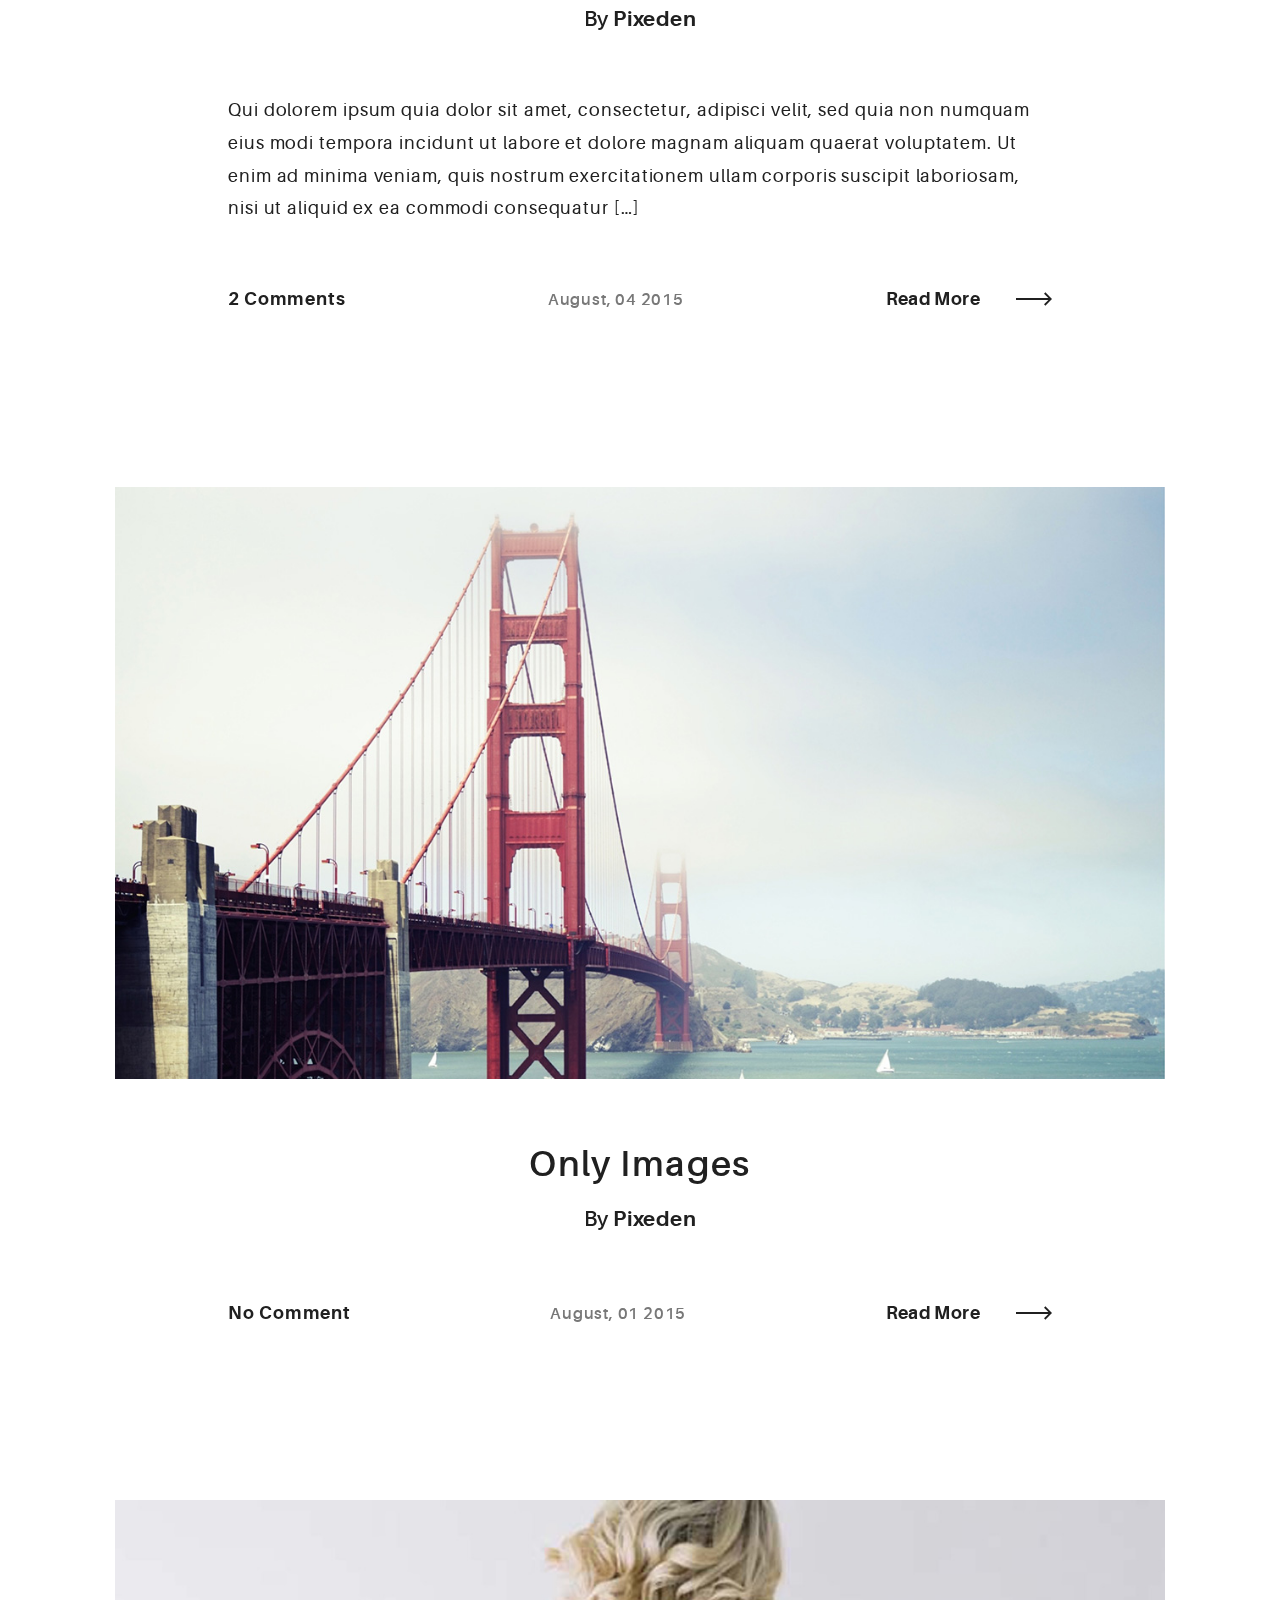
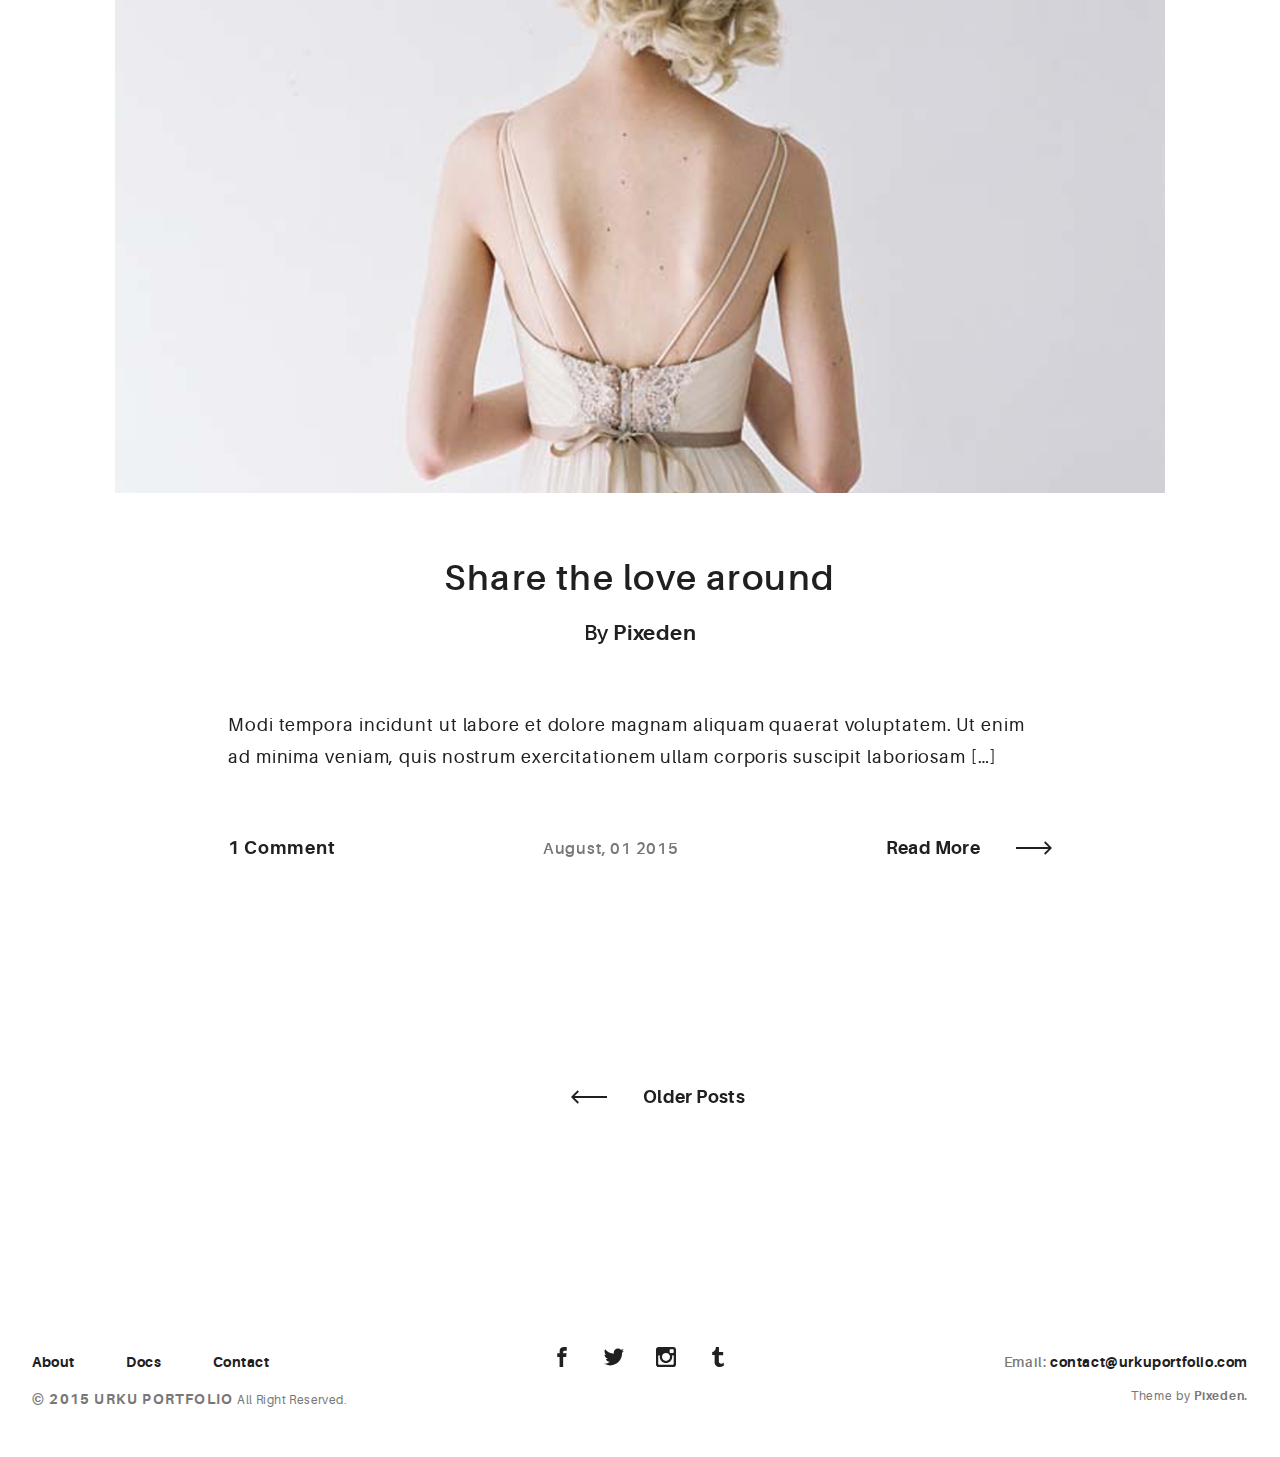
<file: blog.html>
<!DOCTYPE html>
<html>
  <head>
    <meta name="viewport" content="width=device-width, initial-scale=1.0">
    <meta charset="UTF-8">
    <title>Urku Portfolio :: Pixeden</title>
    <link rel="icon" type="image/svg+xml" href="assets/img/urku-ico.svg">
    <link rel="stylesheet" href="assets/css/aurora-pack.min.css">
    <link rel="stylesheet" href="assets/css/aurora-theme-base.min.css">
    <link rel="stylesheet" href="assets/css/urku.css">
  </head>
  <body class="top-fixed">
    <header class="ae-container-fluid ae-container-fluid--full rk-header ">
      <input type="checkbox" id="mobile-menu" class="rk-mobile-menu">
      <label for="mobile-menu">
        <svg>
          <use xlink:href="assets/img/symbols.svg#bar"></use>
        </svg>
        <svg>
          <use xlink:href="assets/img/symbols.svg#bar"></use>
        </svg>
        <svg>
          <use xlink:href="assets/img/symbols.svg#bar"></use>
        </svg>
      </label>
      <div class="ae-container-fluid rk-topbar">
        <h1 class="rk-logo"><a href="index.html">urku portfolio<sup>tm</sup></a></h1>
        <nav class="rk-navigation">
          <ul class="rk-menu">
            <li class="rk-menu__item"><a href="index.html" class="rk-menu__link">Home</a>
            </li>
            <li class="rk-menu__item"><a href="portfolio.html" class="rk-menu__link">Portfolio</a>
              <nav class="rk-menu__sub">
                <ul class="rk-container">
                  <li class="rk-menu__item"><a href="portfolio.html" class="rk-menu__link">Flex</a></li>
                  <li class="rk-menu__item"><a href="portfolio-alt.html" class="rk-menu__link">Switch</a></li>
                  <li class="rk-menu__item"><a href="portfolio-raw.html" class="rk-menu__link">Static</a></li>
                  <li class="rk-menu__item"><a href="portfolio-masonry.html" class="rk-menu__link">Masonry</a></li>
                </ul>
              </nav>
            </li>
            <li class="active rk-menu__item"><a href="blog.html" class="rk-menu__link">Blog</a>
            </li>
            <li class="rk-menu__item"><a href="#0" class="rk-menu__link">Pages</a>
              <nav class="rk-menu__sub">
                <ul class="rk-container">
                  <li class="rk-menu__item"><a href="about.html" class="rk-menu__link">About</a></li>
                  <li class="rk-menu__item"><a href="documentation.html" class="rk-menu__link">Documentation</a></li>
                  <li class="rk-menu__item"><a href="design-styles.html" class="rk-menu__link">Design Styles</a></li>
                </ul>
              </nav>
            </li>
            <li class="rk-menu__item"><a href="contact.html" class="rk-menu__link">Contact Us</a>
            </li>
          </ul>
          <form class="rk-search">
            <input type="text" placeholder="Search" id="urku-search" class="rk-search-field">
            <label for="urku-search">
              <svg>
                <use xlink:href="assets/img/symbols.svg#icon-search"></use>
              </svg>
            </label>
          </form>
        </nav>
      </div>
    </header>
    <section class="ae-container-fluid rk-main">
      <input type="radio" name="layout-ctrl" checked id="layout-base" class="layout-ctrl-input">
      <div class="ae-container-fluid rk-layout-ctrl-cont">
        <label for="layout-base" class="rk-layout-ctrl">
          <svg>
            <use xlink:href="assets/img/symbols.svg#icon-view-full"></use>
          </svg>
        </label>
      </div>
      <input type="radio" name="layout-ctrl" id="layout-grid" class="layout-ctrl-input">
      <div class="ae-container-fluid rk-layout-ctrl-cont">
        <label for="layout-grid" class="rk-layout-ctrl">
          <svg>
            <use xlink:href="assets/img/symbols.svg#icon-view-alt"></use>
          </svg>
        </label>
      </div>
      <div class="rk-layout-ctrl-mobile  layout-blog">
        <svg viewBox="0 0 9 9" class="layout-mob-1">
          <rect width="100%" height="100%" fill="currentColor"></rect>
        </svg>
        <svg viewBox="0 0 9 9" class="layout-mob-2">
          <rect width="100%" height="100%" fill="currentColor"></rect>
        </svg>
        <svg viewBox="0 0 9 9" class="layout-mob-3">
          <rect width="100%" height="100%" fill="currentColor"></rect>
        </svg>
        <svg viewBox="0 0 9 9" class="layout-mob-4">
          <rect width="100%" height="100%" fill="currentColor"></rect>
        </svg>
      </div>
      <section class="ae-container-fluid ae-container-fluid--inner rk-blog">
        <div class="rk-blog__items">
          <div class="rk-blog__item">
            <div class="post-img post-1 rk-landscape-alt rk-tosquare">
              <div class="item-meta">
                <p><a href="blog-post.html" class="arrow-button">Read More<span class="arrow-cont">
                      <svg>
                        <use xlink:href="assets/img/symbols.svg#arrow"></use>
                      </svg></span></a></p>
              </div>
            </div>
            <div class="blog-info">
              <h2 class="blog-info__title"> <a href="blog-post.html">All elements of a Post</a></h2>
              <h5 class="blog-info__author">By <a href="blog-post.html" class="ae-u-bolder">Pixeden</a></h5>
              <p class="blog-info__excerpt">Lorem ipsum dolor sit amet, consectetur adipiscing elit, sed do eiusmod tempor incididunt ut labore et dolore magna aliqua. Ut enim ad minim veniam, quis nostrud exercitation ullamco laboris nisi ut aliquip ex ea commodo consequat. Duis aute irure dolor <span>in reprehenderit in voluptate velit esse cillum dolore eu fugiat nulla pariatur</span></p>
            </div>
            <div class="blog-meta"><a href="blog-post.html" class="ae-u-bolder blog-meta__comments">3 Comments</a><span class="ae-kappa ae-u-bold blog-meta__date">August, 12 2015</span><a href="#0" class="arrow-button blog-meta__read-more">Read More<span class="arrow-cont">
                  <svg>
                    <use xlink:href="assets/img/symbols.svg#arrow"></use>
                  </svg></span></a></div>
          </div>
          <div class="rk-blog__item">
            <div class="post-img post-5 rk-landscape-alt rk-toportrait">
              <div class="item-meta">
                <p><a href="blog-post.html" class="arrow-button">Read More<span class="arrow-cont">
                      <svg>
                        <use xlink:href="assets/img/symbols.svg#arrow"></use>
                      </svg></span></a></p>
              </div>
            </div>
            <div class="blog-info">
              <h2 class="blog-info__title"> <a href="blog-post.html"> Free and Premium graphic</a></h2>
              <h5 class="blog-info__author">By <a href="blog-post.html" class="ae-u-bolder">Pixeden</a></h5>
              <p class="blog-info__excerpt">Neque porro quisquam est, qui dolorem ipsum quia dolor sit amet, consectetur, adipisci velit, sed quia non numquam eius modi tempora incidunt ut labore et dolore magnam aliquam quaerat voluptatem.Ut enim ad minima veniam, quis nostrum exercitationem ullam corporis suscipit <span>laboriosam, nisi ut aliquid ex ea commodi consequatur</span></p>
            </div>
            <div class="blog-meta"><a href="blog-post.html" class="ae-u-bolder blog-meta__comments">5 Comments</a><span class="ae-kappa ae-u-bold blog-meta__date">August, 08 2015</span><a href="#0" class="arrow-button blog-meta__read-more">Read More<span class="arrow-cont">
                  <svg>
                    <use xlink:href="assets/img/symbols.svg#arrow"></use>
                  </svg></span></a></div>
          </div>
          <div class="rk-blog__item">
            <div class="post-img post-7 rk-landscape-alt rk-tosquare">
              <div class="item-meta">
                <p><a href="blog-post.html" class="arrow-button">Read More<span class="arrow-cont">
                      <svg>
                        <use xlink:href="assets/img/symbols.svg#arrow"></use>
                      </svg></span></a></p>
              </div>
            </div>
            <div class="blog-info">
              <h2 class="blog-info__title"> <a href="blog-post.html">Only Images Sistem 02</a></h2>
              <h5 class="blog-info__author">By <a href="blog-post.html" class="ae-u-bolder">Pixeden</a></h5>
              <p class="blog-info__excerpt"></p>
            </div>
            <div class="blog-meta"><a href="blog-post.html" class="ae-u-bolder blog-meta__comments">3 Comments</a><span class="ae-kappa ae-u-bold blog-meta__date">August, 04 2015</span><a href="#0" class="arrow-button blog-meta__read-more">Read More<span class="arrow-cont">
                  <svg>
                    <use xlink:href="assets/img/symbols.svg#arrow"></use>
                  </svg></span></a></div>
          </div>
          <div class="rk-blog__item">
            <div class="post-img post-6 rk-landscape-alt rk-toportrait">
              <div class="item-meta">
                <p><a href="blog-post.html" class="arrow-button">Read More<span class="arrow-cont">
                      <svg>
                        <use xlink:href="assets/img/symbols.svg#arrow"></use>
                      </svg></span></a></p>
              </div>
            </div>
            <div class="blog-info">
              <h2 class="blog-info__title"> <a href="blog-post.html">Sublimmme Portfolio</a></h2>
              <h5 class="blog-info__author">By <a href="blog-post.html" class="ae-u-bolder">Pixeden</a></h5>
              <p class="blog-info__excerpt">Excepteur sint occaecat cupidatat non proident, sunt in culpa qui officia deserunt mollit anim id est laborum.Sed ut perspiciatis unde omnis iste natus error sit voluptatem accusantium doloremque laudantium, totam rem aperiam, eaque ipsa quae ab illo inventore veritatis et <span>quasi architecto beatae vitae dicta sunt explicabo. Excepteur sint occaecat cupidatat non proident, sunt in culpa qui officia deserunt mollit anim id est laborum.Sed ut perspiciatis unde omnis iste natus error sit voluptatem accusantium doloremque laudantium, totam rem aperiam, eaque ipsa quae ab illo inventore veritatis et quasi architecto beatae vitae dicta sunt explicabo</span></p>
            </div>
            <div class="blog-meta"><a href="blog-post.html" class="ae-u-bolder blog-meta__comments">2 Comments</a><span class="ae-kappa ae-u-bold blog-meta__date">August, 10 2015</span><a href="#0" class="arrow-button blog-meta__read-more">Read More<span class="arrow-cont">
                  <svg>
                    <use xlink:href="assets/img/symbols.svg#arrow"></use>
                  </svg></span></a></div>
          </div>
          <div class="rk-blog__item">
            <div class="post-img post-2 rk-landscape-alt rk-tosquare">
              <div class="item-meta">
                <p><a href="blog-post.html" class="arrow-button">Read More<span class="arrow-cont">
                      <svg>
                        <use xlink:href="assets/img/symbols.svg#arrow"></use>
                      </svg></span></a></p>
              </div>
            </div>
            <div class="blog-info">
              <h2 class="blog-info__title"> <a href="blog-post.html">Gallery Slider Sistem</a></h2>
              <h5 class="blog-info__author">By <a href="blog-post.html" class="ae-u-bolder">Pixeden</a></h5>
              <p class="blog-info__excerpt">Sed ut perspiciatis unde omnis iste natus error sit voluptatem accusantium doloremque laudantium, totam rem aperiam, eaque ipsa quae ab illo inventore veritatis et quasi architecto beatae vitae dicta sunt explicabo. Nemo enim ipsam voluptatem quia voluptas sit aspernatur aut <span>odit aut fugit, sed quia consequuntur magni dolores eos qui ratione voluptatem</span></p>
            </div>
            <div class="blog-meta"><a href="blog-post.html" class="ae-u-bolder blog-meta__comments">2 Comments</a><span class="ae-kappa ae-u-bold blog-meta__date">August, 09 2015</span><a href="#0" class="arrow-button blog-meta__read-more">Read More<span class="arrow-cont">
                  <svg>
                    <use xlink:href="assets/img/symbols.svg#arrow"></use>
                  </svg></span></a></div>
          </div>
          <div class="rk-blog__item">
            <div class="post-img post-8 rk-landscape-alt rk-tosquare">
              <div class="item-meta">
                <p><a href="blog-post.html" class="arrow-button">Read More<span class="arrow-cont">
                      <svg>
                        <use xlink:href="assets/img/symbols.svg#arrow"></use>
                      </svg></span></a></p>
              </div>
            </div>
            <div class="blog-info">
              <h2 class="blog-info__title"> <a href="blog-post.html">Design and Web resources</a></h2>
              <h5 class="blog-info__author">By <a href="blog-post.html" class="ae-u-bolder">Pixeden</a></h5>
              <p class="blog-info__excerpt">Duis aute irure dolor in reprehenderit in voluptate velit esse cillum dolore eu fugiat nulla pariatur. Excepteur sint occaecat cupidatat non proident, sunt in culpa qui officia deserunt mollit anim id est laborum.Sed ut perspiciatis unde omnis iste</p>
            </div>
            <div class="blog-meta"><a href="blog-post.html" class="ae-u-bolder blog-meta__comments">No Comment</a><span class="ae-kappa ae-u-bold blog-meta__date">August, 02 2015</span><a href="#0" class="arrow-button blog-meta__read-more">Read More<span class="arrow-cont">
                  <svg>
                    <use xlink:href="assets/img/symbols.svg#arrow"></use>
                  </svg></span></a></div>
          </div>
          <div class="rk-blog__item">
            <div class="post-img post-3 rk-landscape-alt rk-tosquare">
              <div class="item-meta">
                <p><a href="blog-post.html" class="arrow-button">Read More<span class="arrow-cont">
                      <svg>
                        <use xlink:href="assets/img/symbols.svg#arrow"></use>
                      </svg></span></a></p>
              </div>
            </div>
            <div class="blog-info">
              <h2 class="blog-info__title"> <a href="blog-post.html">Video System</a></h2>
              <h5 class="blog-info__author">By <a href="blog-post.html" class="ae-u-bolder">Pixeden</a></h5>
              <p class="blog-info__excerpt">Qui dolorem ipsum quia dolor sit amet, consectetur, adipisci velit, sed quia non numquam eius modi tempora incidunt ut labore et dolore magnam aliquam quaerat voluptatem. Ut enim ad minima veniam, quis nostrum exercitationem ullam corporis suscipit laboriosam, nisi ut <span>aliquid ex ea commodi consequatur</span></p>
            </div>
            <div class="blog-meta"><a href="blog-post.html" class="ae-u-bolder blog-meta__comments">2 Comments</a><span class="ae-kappa ae-u-bold blog-meta__date">August, 04 2015</span><a href="#0" class="arrow-button blog-meta__read-more">Read More<span class="arrow-cont">
                  <svg>
                    <use xlink:href="assets/img/symbols.svg#arrow"></use>
                  </svg></span></a></div>
          </div>
          <div class="rk-blog__item">
            <div class="post-img post-4 rk-landscape-alt rk-tosquare">
              <div class="item-meta">
                <p><a href="blog-post.html" class="arrow-button">Read More<span class="arrow-cont">
                      <svg>
                        <use xlink:href="assets/img/symbols.svg#arrow"></use>
                      </svg></span></a></p>
              </div>
            </div>
            <div class="blog-info">
              <h2 class="blog-info__title"> <a href="blog-post.html">Only Images</a></h2>
              <h5 class="blog-info__author">By <a href="blog-post.html" class="ae-u-bolder">Pixeden</a></h5>
              <p class="blog-info__excerpt"></p>
            </div>
            <div class="blog-meta"><a href="blog-post.html" class="ae-u-bolder blog-meta__comments">No Comment</a><span class="ae-kappa ae-u-bold blog-meta__date">August, 01 2015</span><a href="#0" class="arrow-button blog-meta__read-more">Read More<span class="arrow-cont">
                  <svg>
                    <use xlink:href="assets/img/symbols.svg#arrow"></use>
                  </svg></span></a></div>
          </div>
          <div class="rk-blog__item">
            <div class="post-img post-9 rk-landscape-alt rk-toportrait">
              <div class="item-meta">
                <p><a href="blog-post.html" class="arrow-button">Read More<span class="arrow-cont">
                      <svg>
                        <use xlink:href="assets/img/symbols.svg#arrow"></use>
                      </svg></span></a></p>
              </div>
            </div>
            <div class="blog-info">
              <h2 class="blog-info__title"> <a href="blog-post.html">Share the love around</a></h2>
              <h5 class="blog-info__author">By <a href="blog-post.html" class="ae-u-bolder">Pixeden</a></h5>
              <p class="blog-info__excerpt">Modi tempora incidunt ut labore et dolore magnam aliquam quaerat voluptatem. Ut enim ad minima veniam, quis nostrum exercitationem ullam corporis suscipit laboriosam</p>
            </div>
            <div class="blog-meta"><a href="blog-post.html" class="ae-u-bolder blog-meta__comments">1 Comment</a><span class="ae-kappa ae-u-bold blog-meta__date">August, 01 2015</span><a href="#0" class="arrow-button blog-meta__read-more">Read More<span class="arrow-cont">
                  <svg>
                    <use xlink:href="assets/img/symbols.svg#arrow"></use>
                  </svg></span></a></div>
          </div>
        </div>
      </section>
      <div class="ae-container-fluid au-pb-4 group-buttons"><a href="#0" class="arrow-button arrow-button--reverse arrow-button--center">Older Posts
          <div class="arrow-cont arrow-cont-rev">
            <svg>
              <use xlink:href="assets/img/symbols.svg#arrow"></use>
            </svg>
          </div></a></div>
    </section>
    <footer class="ae-container-fluid rk-footer ">
      <div class="ae-grid ae-grid--collapse">
        <div class="ae-grid__item item-lg-4 au-xs-ta-center au-lg-ta-left">
          <ul class="rk-menu rk-footer-menu">
            <li class="rk-menu__item"><a href="about.html" class="rk-menu__link">About</a>
            </li>
            <li class="rk-menu__item"><a href="documentation.html" class="rk-menu__link">Docs</a>
            </li>
            <li class="rk-menu__item"><a href="contact.html" class="rk-menu__link">Contact</a>
            </li>
          </ul>
          <p class="rk-footer__text rk-footer__copy "> <span class="ae-u-bold">© </span><span class="ae-u-bolder">2015 URKU PORTFOLIO </span>All Right Reserved.</p>
        </div>
        <div class="ae-grid__item item-lg-4 au-xs-ta-center"><a href="#0" class="rk-social-btn ">
            <svg>
              <use xlink:href="assets/img/symbols.svg#icon-facebook"></use>
            </svg></a><a href="#0" class="rk-social-btn ">
            <svg>
              <use xlink:href="assets/img/symbols.svg#icon-twitter"></use>
            </svg></a><a href="#0" class="rk-social-btn ">
            <svg>
              <use xlink:href="assets/img/symbols.svg#icon-pinterest"></use>
            </svg></a><a href="#0" class="rk-social-btn ">
            <svg>
              <use xlink:href="assets/img/symbols.svg#icon-tumblr"></use>
            </svg></a></div>
        <div class="ae-grid__item item-lg-4 au-xs-ta-center au-lg-ta-right">
          <p class="rk-footer__text rk-footer__contact "> <span class="ae-u-bold">Email: </span><span class="ae-u-bolder"> <a href="#0" class="rk-dark-color ">contact@urkuportfolio.com </a></span></p>
          <p class="rk-footer__text rk-footer__by">Theme by <a href="http://pixeden.com" class="ae-u-bolder">Pixeden.</a></p>
        </div>
      </div>
    </footer>
    <script src="assets/js/svg4everybody.min.js"></script>
    <script>svg4everybody();</script>
  </body>
</html>
</file>
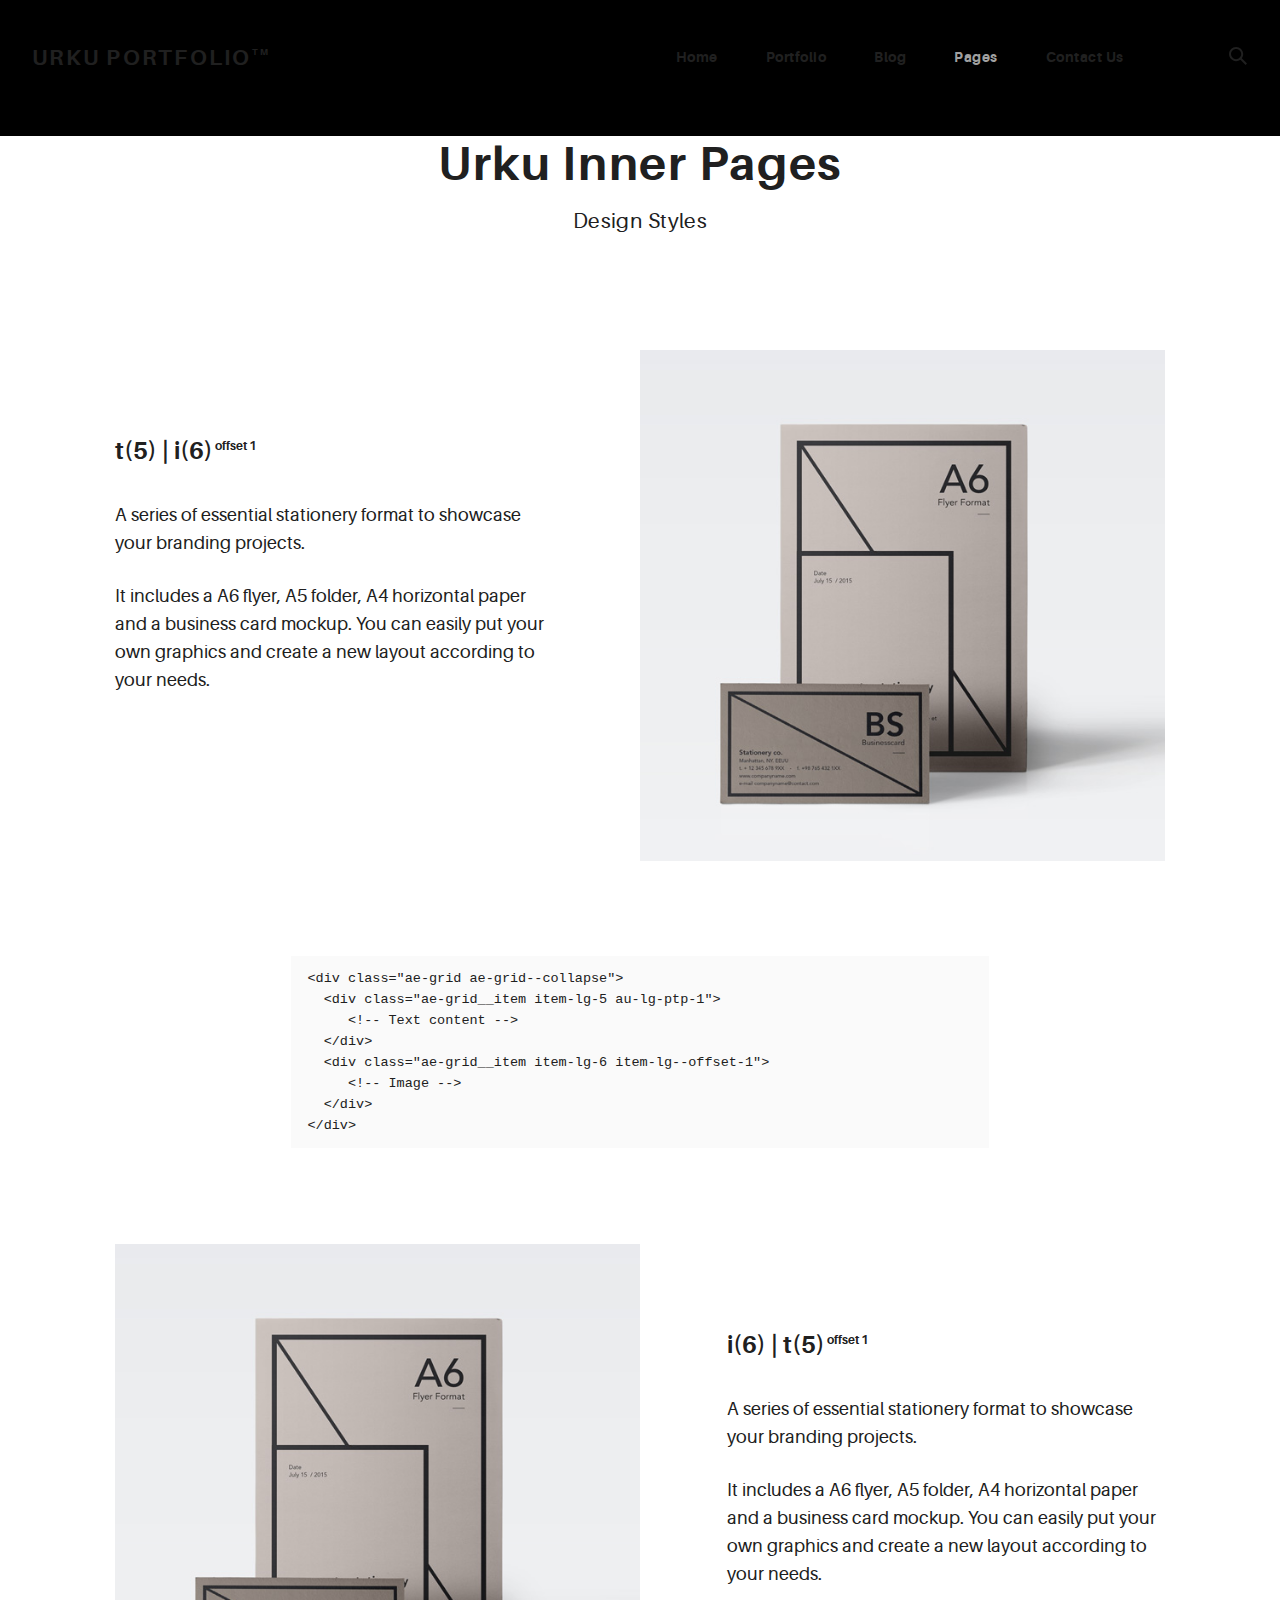
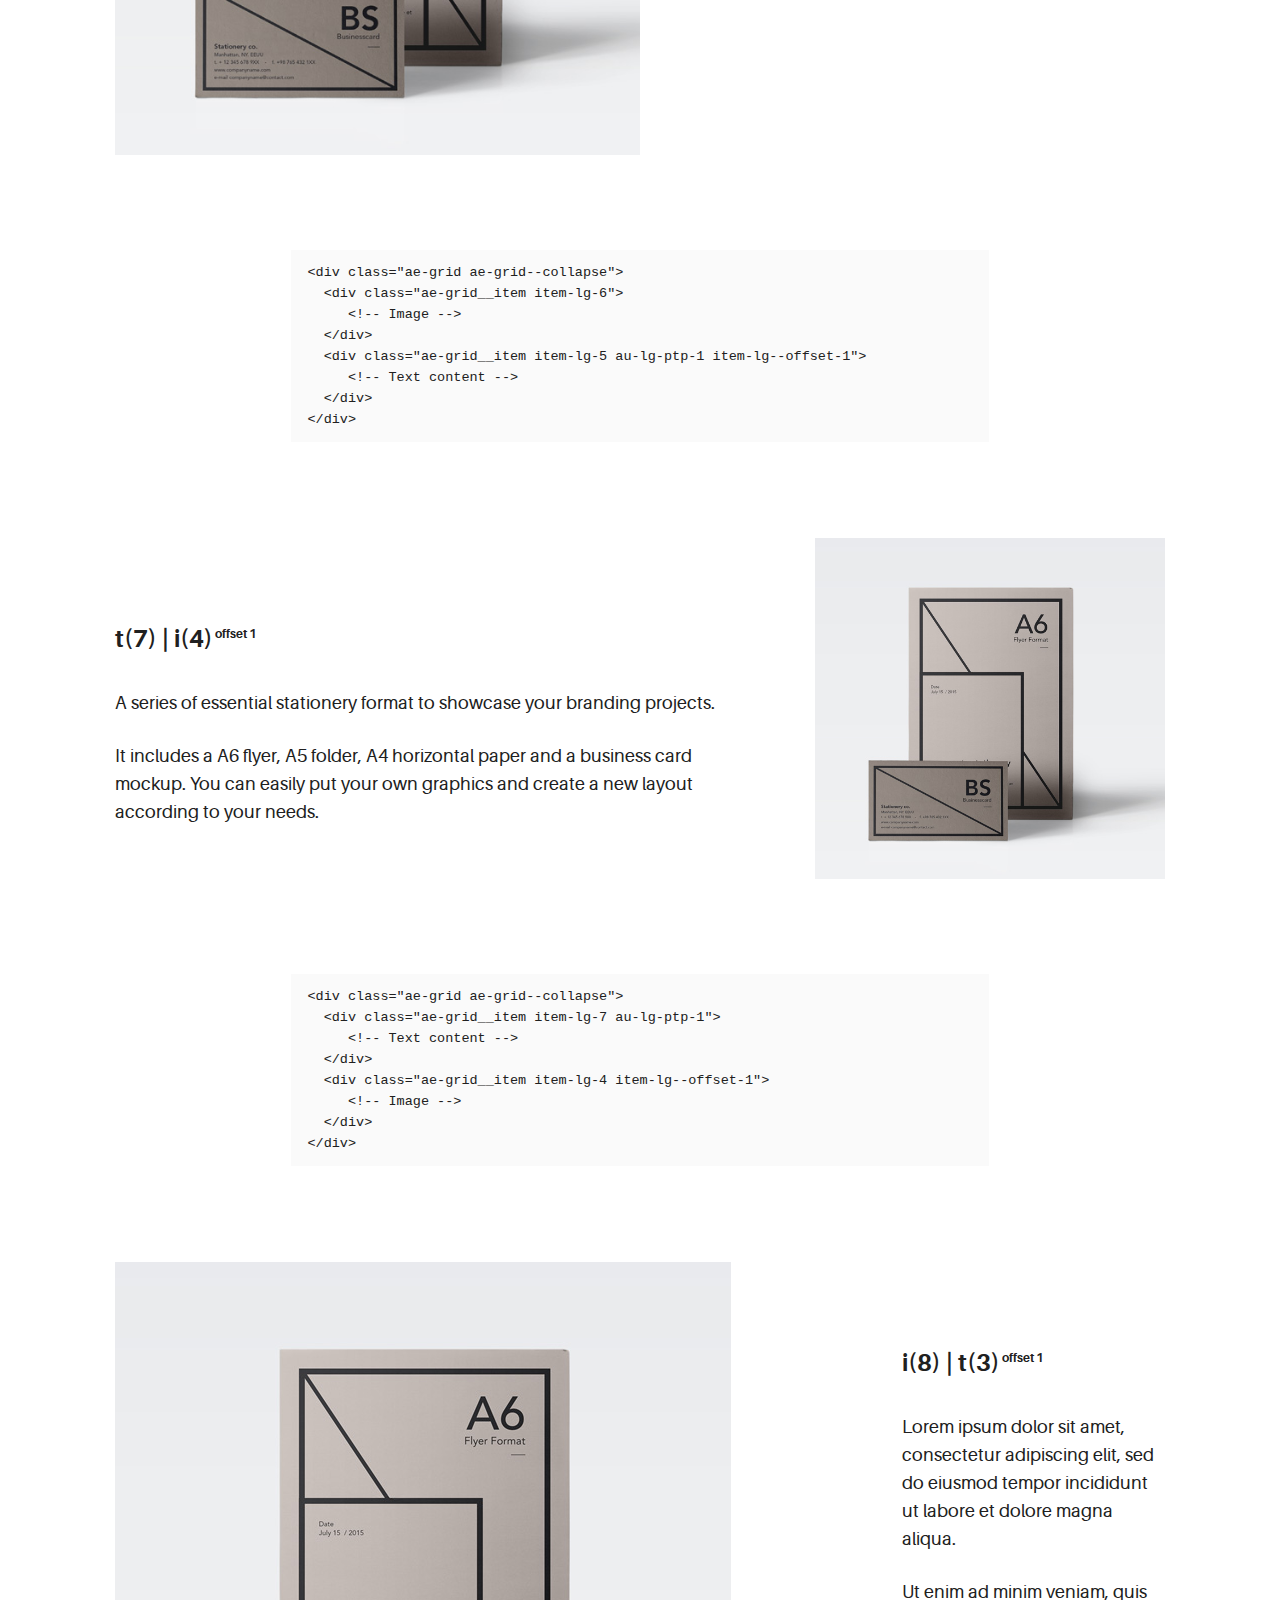
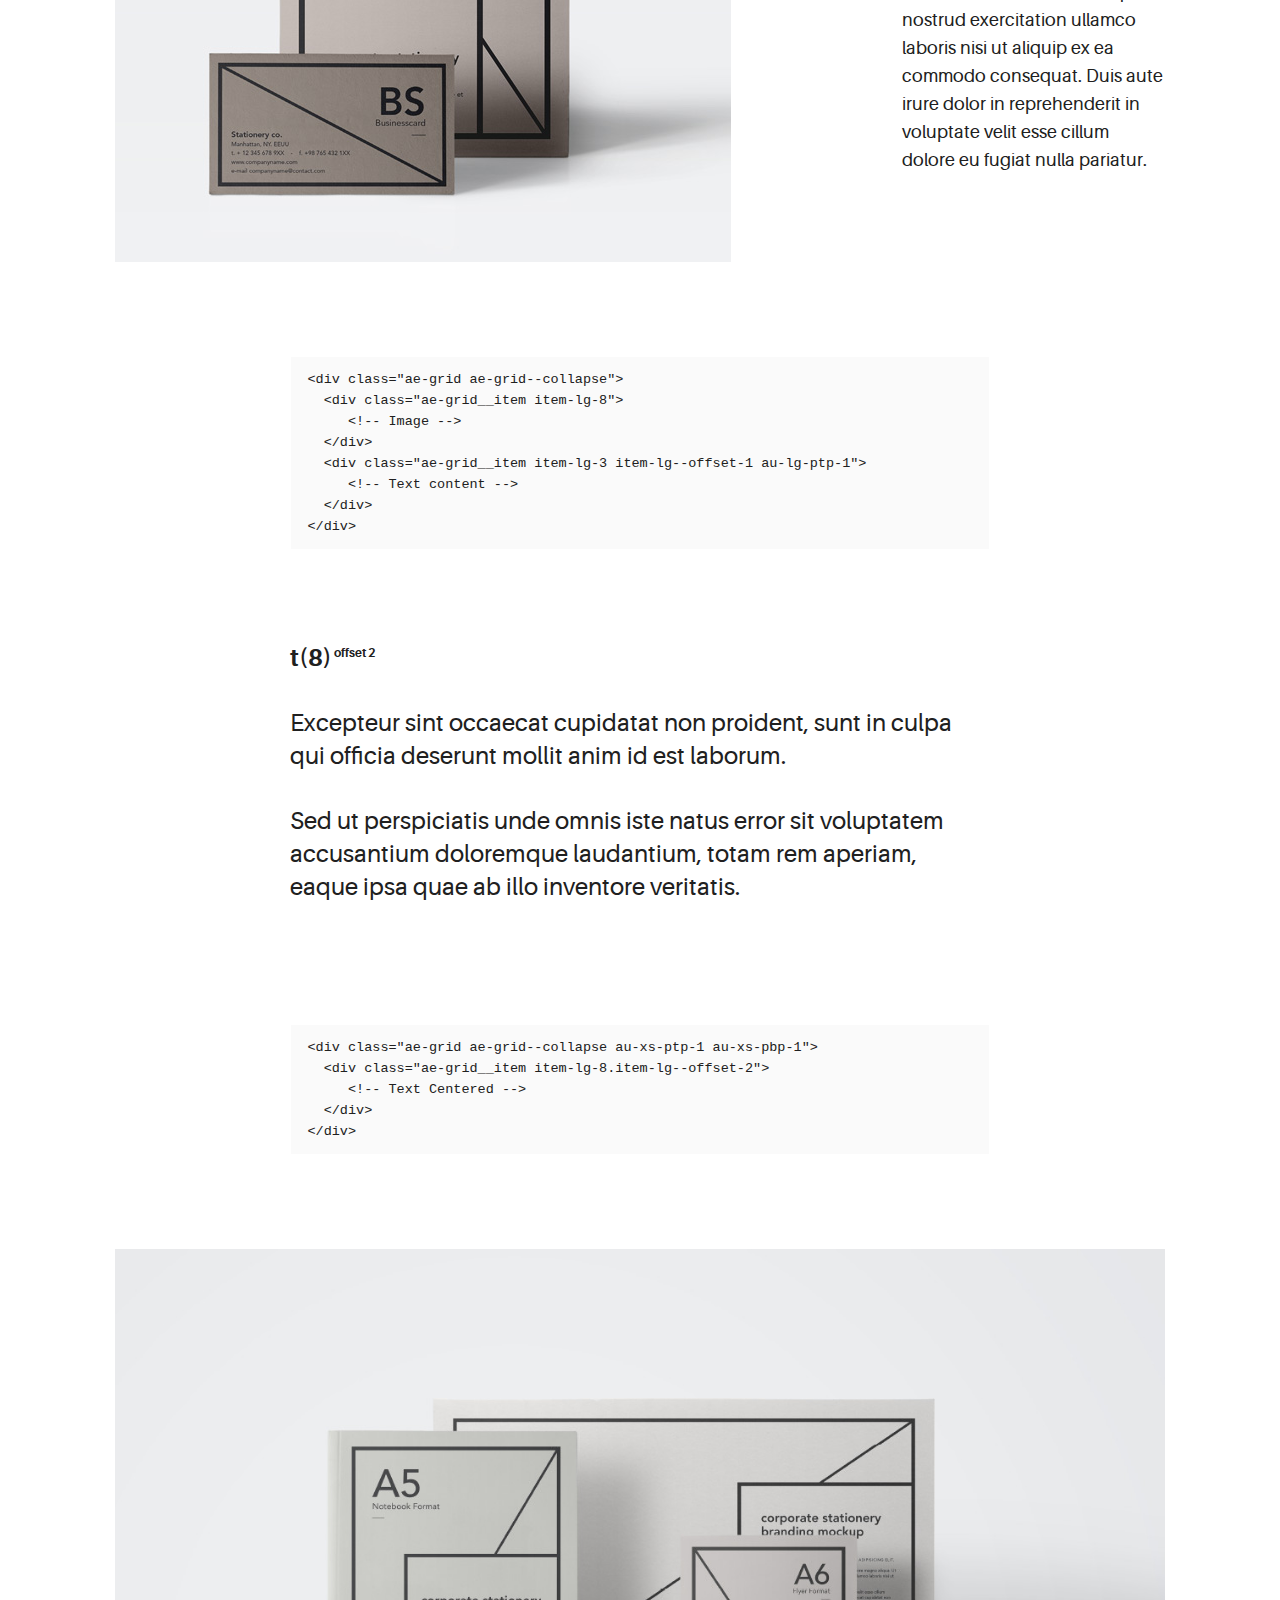
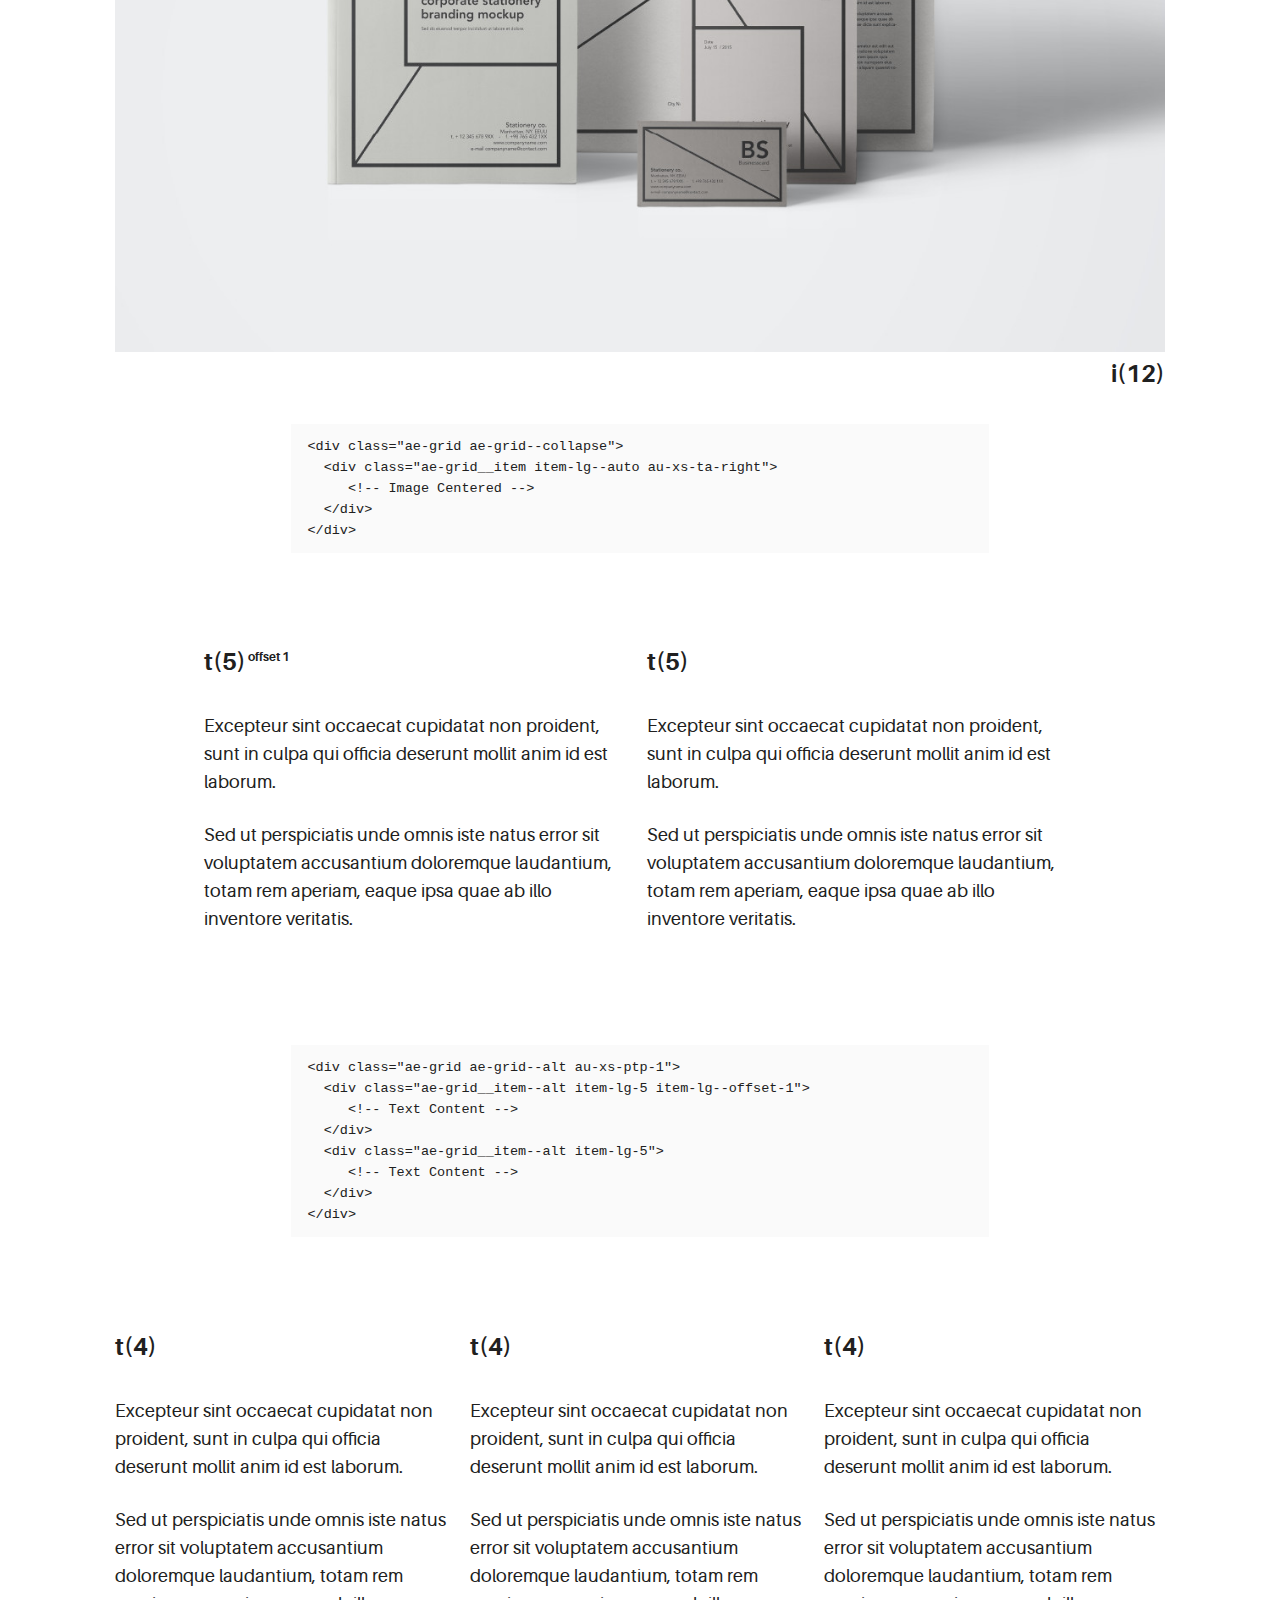
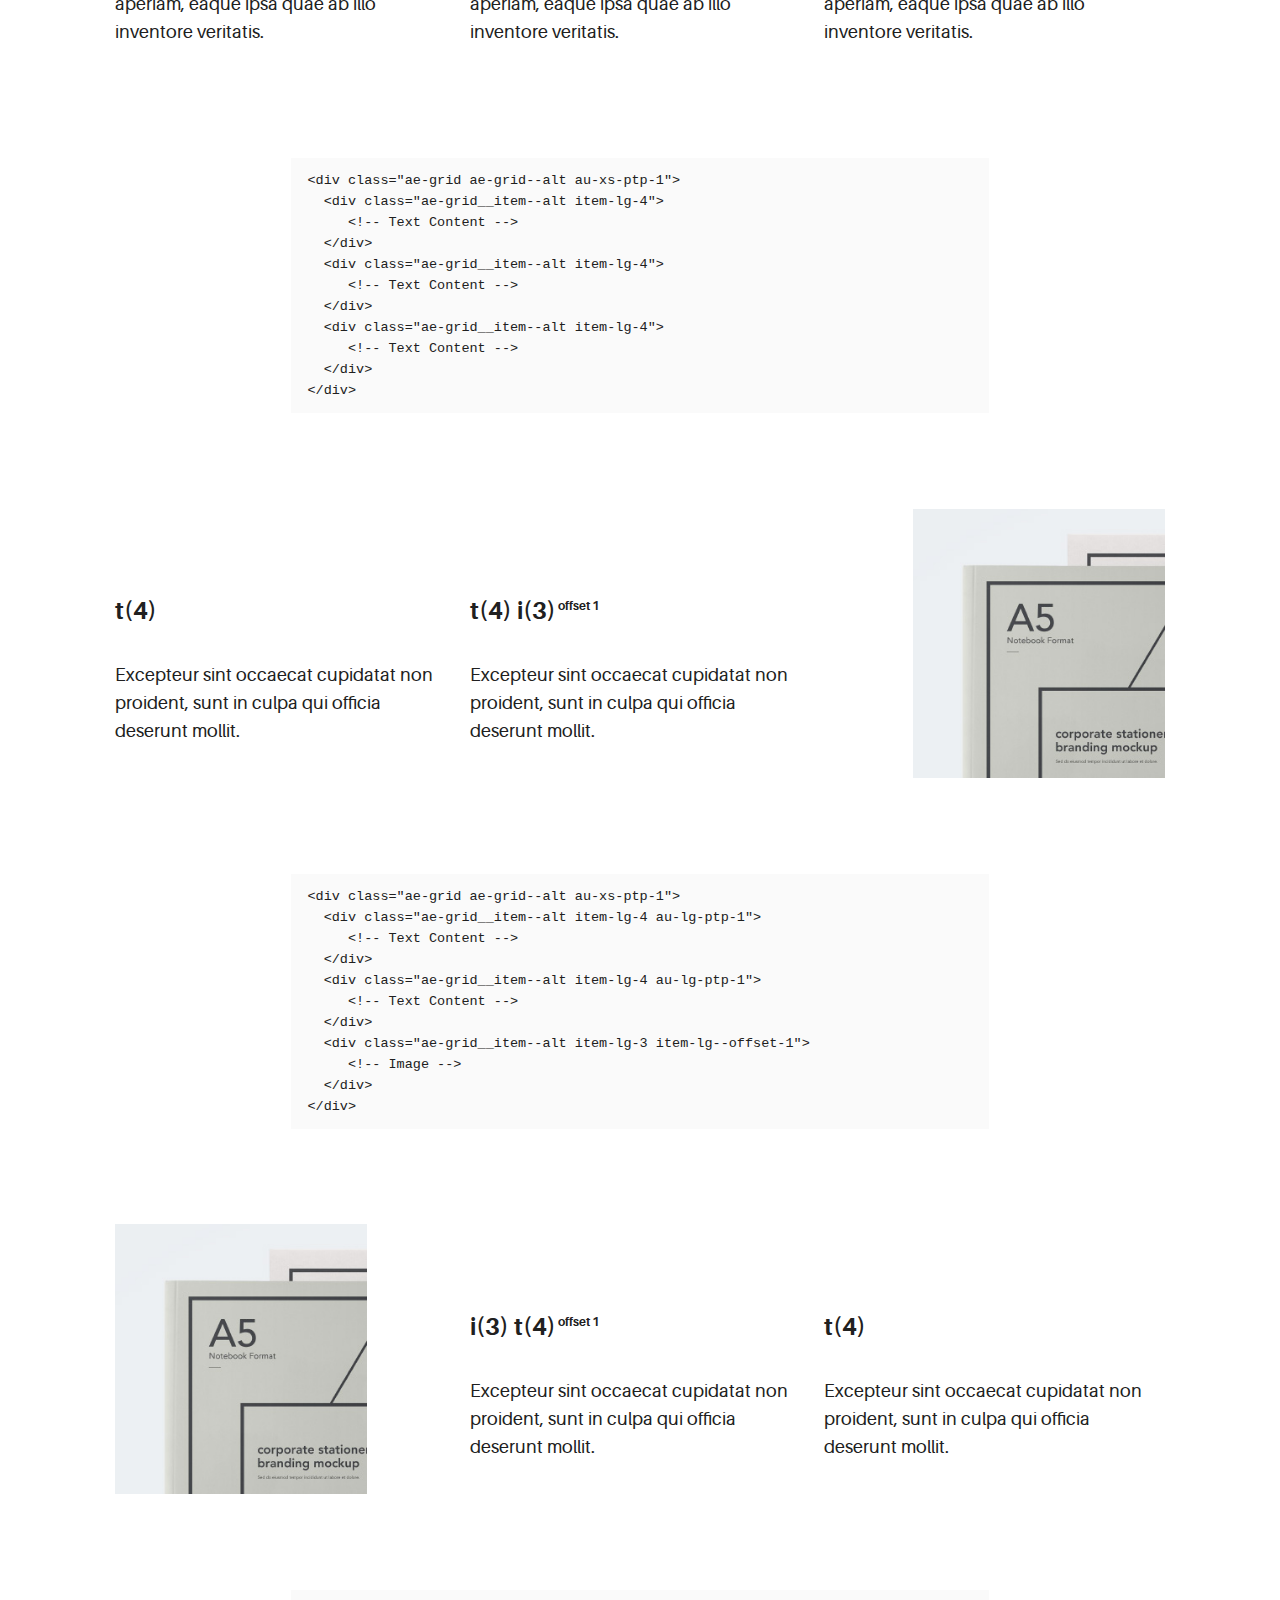
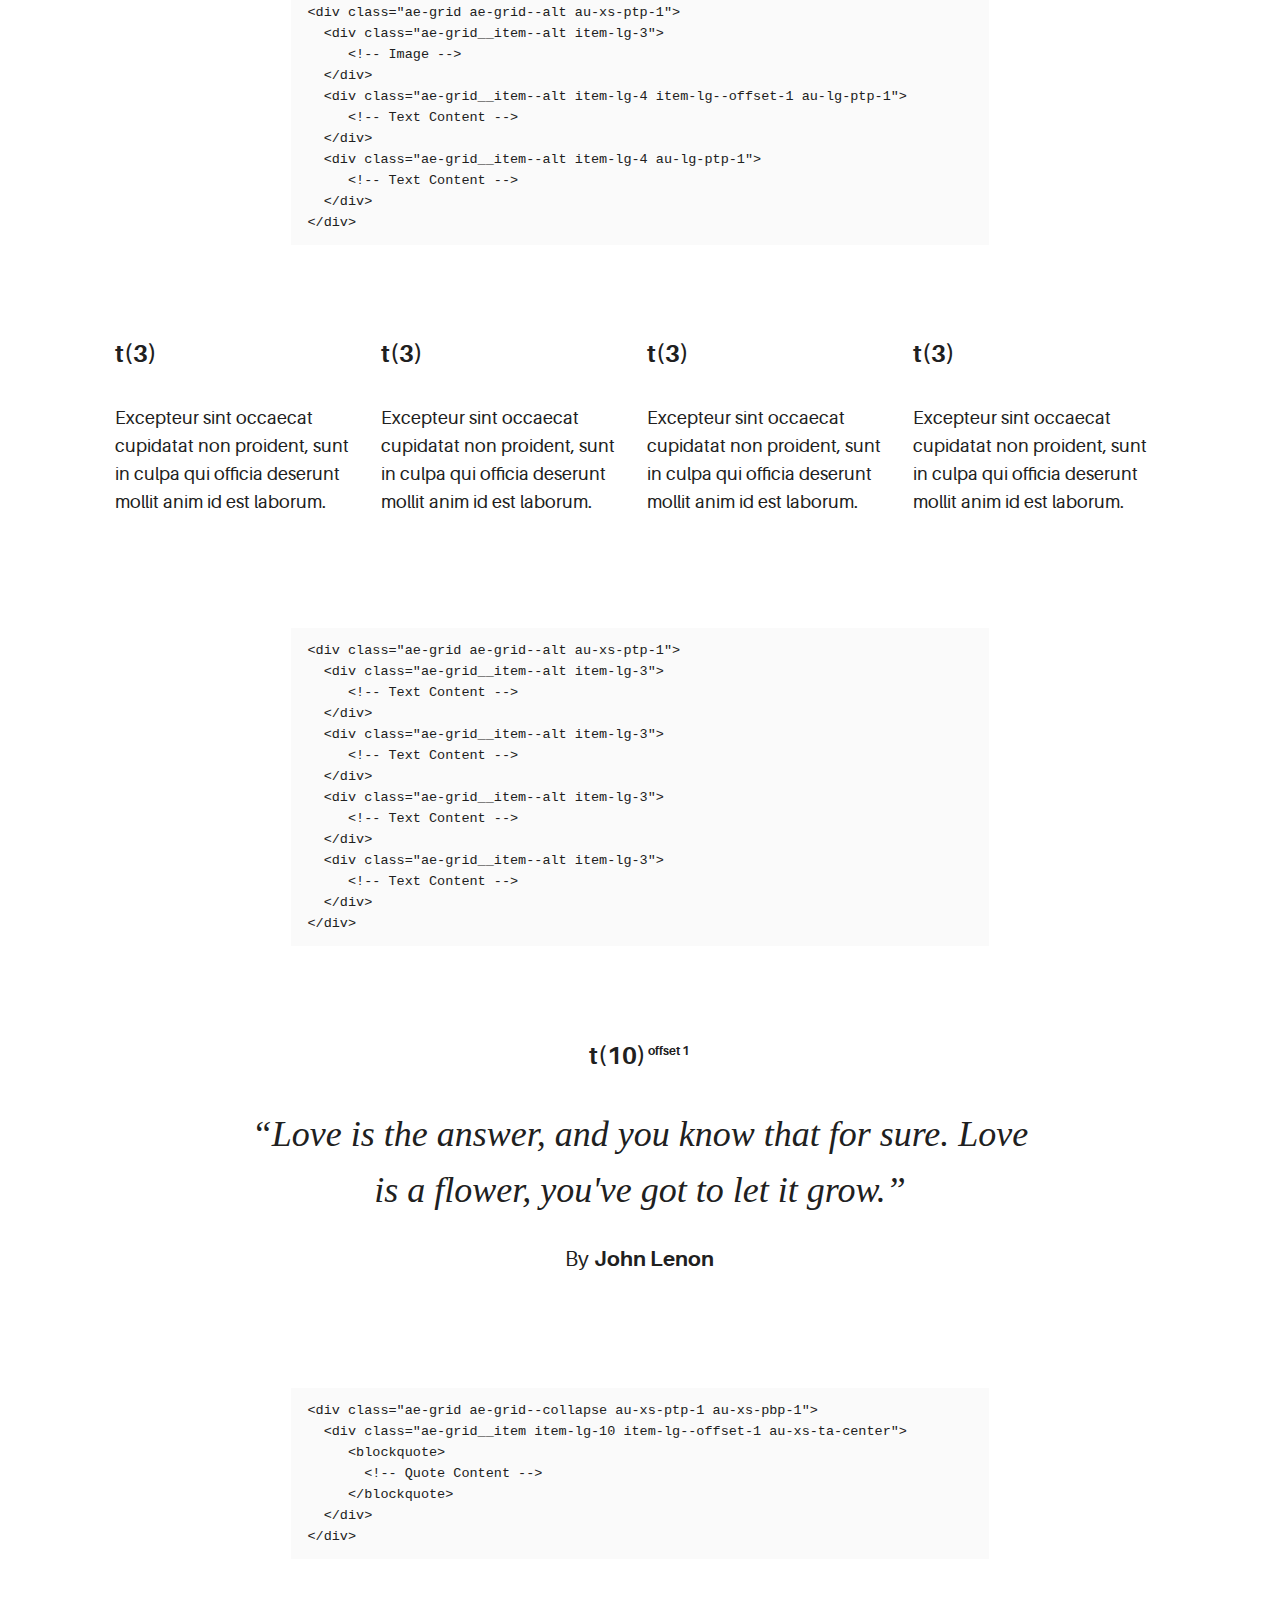
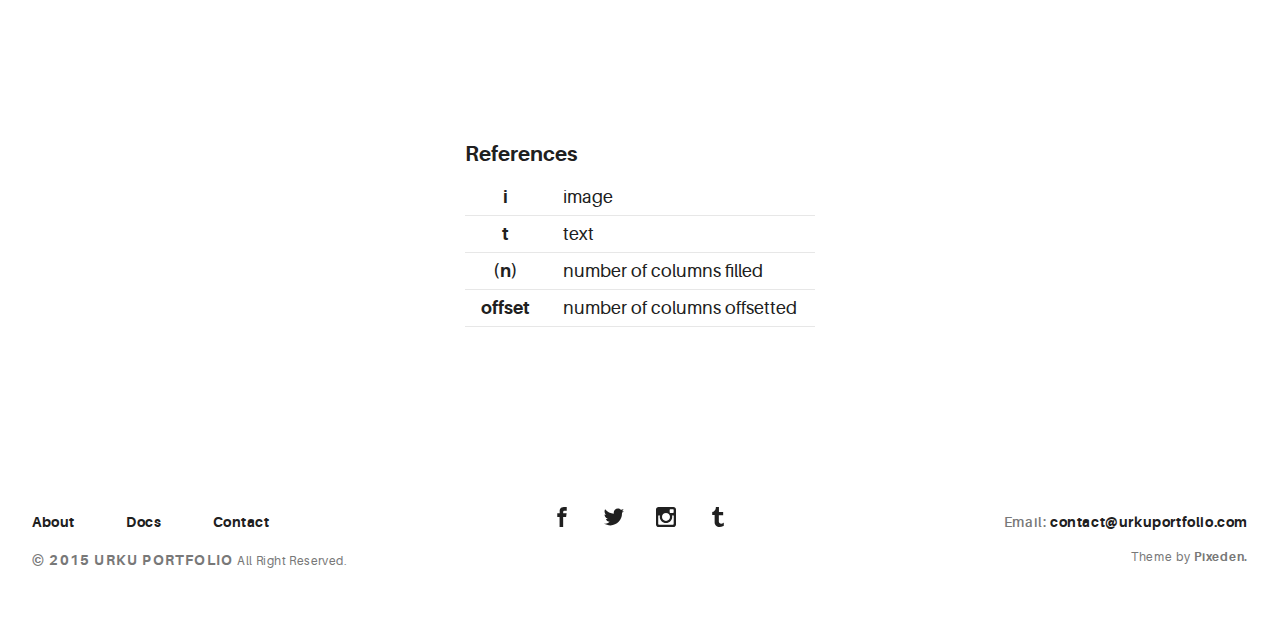
<file: design-styles.html>
<!DOCTYPE html>
<html>
  <head>
    <meta name="viewport" content="width=device-width, initial-scale=1.0">
    <meta charset="UTF-8">
    <title>Urku Portfolio :: Pixeden</title>
    <link rel="icon" type="image/svg+xml" href="assets/img/urku-ico.svg">
    <link rel="stylesheet" href="assets/css/aurora-pack.min.css">
    <link rel="stylesheet" href="assets/css/aurora-theme-base.min.css">
    <link rel="stylesheet" href="assets/css/urku.css">
  </head>
  <body class="top-fixed">
    <header class="ae-container-fluid ae-container-fluid--full rk-header ">
      <input type="checkbox" id="mobile-menu" class="rk-mobile-menu">
      <label for="mobile-menu">
        <svg>
          <use xlink:href="assets/img/symbols.svg#bar"></use>
        </svg>
        <svg>
          <use xlink:href="assets/img/symbols.svg#bar"></use>
        </svg>
        <svg>
          <use xlink:href="assets/img/symbols.svg#bar"></use>
        </svg>
      </label>
      <div class="ae-container-fluid rk-topbar">
        <h1 class="rk-logo"><a href="index.html">urku portfolio<sup>tm</sup></a></h1>
        <nav class="rk-navigation">
          <ul class="rk-menu">
            <li class="rk-menu__item"><a href="index.html" class="rk-menu__link">Home</a>
            </li>
            <li class="rk-menu__item"><a href="portfolio.html" class="rk-menu__link">Portfolio</a>
              <nav class="rk-menu__sub">
                <ul class="rk-container">
                  <li class="rk-menu__item"><a href="portfolio.html" class="rk-menu__link">Flex</a></li>
                  <li class="rk-menu__item"><a href="portfolio-alt.html" class="rk-menu__link">Switch</a></li>
                  <li class="rk-menu__item"><a href="portfolio-raw.html" class="rk-menu__link">Static</a></li>
                  <li class="rk-menu__item"><a href="portfolio-masonry.html" class="rk-menu__link">Masonry</a></li>
                </ul>
              </nav>
            </li>
            <li class="rk-menu__item"><a href="blog.html" class="rk-menu__link">Blog</a>
            </li>
            <li class="active rk-menu__item"><a href="#0" class="rk-menu__link">Pages</a>
              <nav class="rk-menu__sub">
                <ul class="rk-container">
                  <li class="rk-menu__item"><a href="about.html" class="rk-menu__link">About</a></li>
                  <li class="rk-menu__item"><a href="documentation.html" class="rk-menu__link">Documentation</a></li>
                  <li class="rk-menu__item"><a href="design-styles.html" class="rk-menu__link">Design Styles</a></li>
                </ul>
              </nav>
            </li>
            <li class="rk-menu__item"><a href="contact.html" class="rk-menu__link">Contact Us</a>
            </li>
          </ul>
          <form class="rk-search">
            <input type="text" placeholder="Search" id="urku-search" class="rk-search-field">
            <label for="urku-search">
              <svg>
                <use xlink:href="assets/img/symbols.svg#icon-search"></use>
              </svg>
            </label>
          </form>
        </nav>
      </div>
    </header>
    <section class="ae-container-fluid ae-container-fluid--full rk-main">
      <div class="item-inside__meta">
        <h1 class="ae-u-bolder rk-portfolio-title ">Urku Inner Pages</h1>
        <p class="ae-theta rk-portfolio-category ">Design Styles</p>
      </div>
      <div class="ae-container-fluid ae-container-fluid--inner">
        <div class="ae-grid ae-grid--collapse au-xs-ptp-1">
          <div class="ae-grid__item item-lg-5 au-lg-ptp-1">
            <h4 class="ae-u-bolder">t(5) | i(6)<sup class="ae-mi"> offset 1</sup></h4>
            <p>A series of essential stationery format to showcase your branding projects. </p>
            <p>It includes a A6 flyer, A5 folder, A4 horizontal paper and a business card mockup. You can easily put your own graphics and create a new layout according to your needs.</p>
          </div>
          <div class="ae-grid__item item-lg-6 item-lg--offset-1"><img src="assets/img/inner-1.jpg" alt="Urku Portfolio"></div>
        </div>
        <div class="ae-grid au-xs-ptp-1">
          <div class="ae-grid__item item-lg-8 item-lg--offset-2">
            <pre><code>&lt;div class=&quot;ae-grid ae-grid--collapse&quot;&gt; 
  &lt;div class=&quot;ae-grid__item item-lg-5 au-lg-ptp-1&quot;&gt;
     &lt;!-- Text content --&gt;
  &lt;/div&gt;
  &lt;div class=&quot;ae-grid__item item-lg-6 item-lg--offset-1&quot;&gt;
     &lt;!-- Image --&gt;
  &lt;/div&gt;
&lt;/div&gt;</code></pre>
          </div>
        </div>
        <div class="ae-grid ae-grid--collapse au-xs-ptp-1">
          <div class="ae-grid__item item-lg-6"><img src="assets/img/inner-1.jpg" alt="Urku Portfolio"></div>
          <div class="ae-grid__item item-lg-5 au-lg-ptp-1 item-lg--offset-1">
            <h4 class="ae-u-bolder">i(6) | t(5)<sup class="ae-mi"> offset 1</sup></h4>
            <p>A series of essential stationery format to showcase your branding projects. </p>
            <p>It includes a A6 flyer, A5 folder, A4 horizontal paper and a business card mockup. You can easily put your own graphics and create a new layout according to your needs.</p>
          </div>
        </div>
        <div class="ae-grid au-xs-ptp-1">
          <div class="ae-grid__item item-lg-8 item-lg--offset-2">
            <pre><code>&lt;div class=&quot;ae-grid ae-grid--collapse&quot;&gt; 
  &lt;div class=&quot;ae-grid__item item-lg-6&quot;&gt;
     &lt;!-- Image --&gt;
  &lt;/div&gt;
  &lt;div class=&quot;ae-grid__item item-lg-5 au-lg-ptp-1 item-lg--offset-1&quot;&gt;
     &lt;!-- Text content --&gt;
  &lt;/div&gt;
&lt;/div&gt;</code></pre>
          </div>
        </div>
        <div class="ae-grid ae-grid--collapse au-xs-ptp-1">
          <div class="ae-grid__item item-lg-7 au-lg-ptp-1">
            <h4 class="ae-u-bolder">t(7) | i(4)<sup class="ae-mi"> offset 1</sup></h4>
            <p>A series of essential stationery format to showcase your branding projects. </p>
            <p>It includes a A6 flyer, A5 folder, A4 horizontal paper and a business card mockup. You can easily put your own graphics and create a new layout according to your needs.</p>
          </div>
          <div class="ae-grid__item item-lg-4 item-lg--offset-1"><img src="assets/img/inner-1.jpg" alt="Urku Portfolio"></div>
        </div>
        <div class="ae-grid au-xs-ptp-1">
          <div class="ae-grid__item item-lg-8 item-lg--offset-2">
            <pre><code>&lt;div class=&quot;ae-grid ae-grid--collapse&quot;&gt; 
  &lt;div class=&quot;ae-grid__item item-lg-7 au-lg-ptp-1&quot;&gt;
     &lt;!-- Text content --&gt;
  &lt;/div&gt;
  &lt;div class=&quot;ae-grid__item item-lg-4 item-lg--offset-1&quot;&gt;
     &lt;!-- Image --&gt;
  &lt;/div&gt;
&lt;/div&gt;</code></pre>
          </div>
        </div>
        <div class="ae-grid ae-grid--collapse au-xs-ptp-1">
          <div class="ae-grid__item item-lg-8"><img src="assets/img/inner-1.jpg" alt="Urku Portfolio"></div>
          <div class="ae-grid__item item-lg-3 item-lg--offset-1 au-lg-ptp-1">
            <h4 class="ae-u-bolder">i(8) | t(3)<sup class="ae-mi"> offset 1</sup></h4>
            <p>Lorem ipsum dolor sit amet, consectetur adipiscing elit, sed do eiusmod tempor incididunt ut labore et dolore magna aliqua. </p>
            <p>Ut enim ad minim veniam, quis nostrud exercitation ullamco laboris nisi ut aliquip ex ea commodo consequat. Duis aute irure dolor in reprehenderit in voluptate velit esse cillum dolore eu fugiat nulla pariatur. </p>
          </div>
        </div>
        <div class="ae-grid au-xs-ptp-1">
          <div class="ae-grid__item item-lg-8 item-lg--offset-2">
            <pre><code>&lt;div class=&quot;ae-grid ae-grid--collapse&quot;&gt; 
  &lt;div class=&quot;ae-grid__item item-lg-8&quot;&gt;
     &lt;!-- Image --&gt;
  &lt;/div&gt;
  &lt;div class=&quot;ae-grid__item item-lg-3 item-lg--offset-1 au-lg-ptp-1&quot;&gt;
     &lt;!-- Text content --&gt;
  &lt;/div&gt;
&lt;/div&gt;</code></pre>
          </div>
        </div>
        <div class="ae-grid ae-grid--collapse au-xs-ptp-1 au-xs-pbp-1">
          <div class="ae-grid__item item-lg-8 item-lg--offset-2">
            <h4 class="ae-u-bolder">t(8)<sup class="ae-mi"> offset 2</sup></h4>
            <p class="ae-eta">Excepteur sint occaecat cupidatat non proident, sunt in culpa qui officia deserunt mollit anim id est laborum.</p>
            <p class="ae-eta">Sed ut perspiciatis unde omnis iste natus error sit voluptatem accusantium doloremque laudantium, totam rem aperiam, eaque ipsa quae ab illo inventore veritatis.</p>
          </div>
        </div>
        <div class="ae-grid">
          <div class="ae-grid__item item-lg-8 item-lg--offset-2">
            <pre><code>&lt;div class=&quot;ae-grid ae-grid--collapse au-xs-ptp-1 au-xs-pbp-1&quot;&gt; 
  &lt;div class=&quot;ae-grid__item item-lg-8.item-lg--offset-2&quot;&gt;
     &lt;!-- Text Centered --&gt;
  &lt;/div&gt;
&lt;/div&gt;</code></pre>
          </div>
        </div>
        <div class="ae-grid ae-grid--collapse au-xs-ptp-1">
          <div class="ae-grid__item item-lg--auto au-xs-ta-right"><img src="assets/img/project-1.jpg" alt="Urku Portfolio">
            <h4 class="ae-u-bolder">i(12)</h4>
          </div>
        </div>
        <div class="ae-grid">
          <div class="ae-grid__item item-lg-8 item-lg--offset-2">
            <pre><code>&lt;div class=&quot;ae-grid ae-grid--collapse&quot;&gt; 
  &lt;div class=&quot;ae-grid__item item-lg--auto au-xs-ta-right&quot;&gt;
     &lt;!-- Image Centered --&gt;
  &lt;/div&gt;
&lt;/div&gt;</code></pre>
          </div>
        </div>
        <div class="ae-grid ae-grid--alt au-xs-ptp-1">
          <div class="ae-grid__item--alt item-lg-5 item-lg--offset-1">
            <h4 class="ae-u-bolder">t(5)<sup class="ae-mi"> offset 1</sup></h4>
            <p>Excepteur sint occaecat cupidatat non proident, sunt in culpa qui officia deserunt mollit anim id est laborum.</p>
            <p>Sed ut perspiciatis unde omnis iste natus error sit voluptatem accusantium doloremque laudantium, totam rem aperiam, eaque ipsa quae ab illo inventore veritatis.</p>
          </div>
          <div class="ae-grid__item--alt item-lg-5">
            <h4 class="ae-u-bolder">t(5)</h4>
            <p>Excepteur sint occaecat cupidatat non proident, sunt in culpa qui officia deserunt mollit anim id est laborum.</p>
            <p>Sed ut perspiciatis unde omnis iste natus error sit voluptatem accusantium doloremque laudantium, totam rem aperiam, eaque ipsa quae ab illo inventore veritatis.</p>
          </div>
        </div>
        <div class="ae-grid au-xs-ptp-1">
          <div class="ae-grid__item item-lg-8 item-lg--offset-2">
            <pre><code>&lt;div class=&quot;ae-grid ae-grid--alt au-xs-ptp-1&quot;&gt; 
  &lt;div class=&quot;ae-grid__item--alt item-lg-5 item-lg--offset-1&quot;&gt;
     &lt;!-- Text Content --&gt;
  &lt;/div&gt;
  &lt;div class=&quot;ae-grid__item--alt item-lg-5&quot;&gt;
     &lt;!-- Text Content --&gt;
  &lt;/div&gt;
&lt;/div&gt;</code></pre>
          </div>
        </div>
        <div class="ae-grid ae-grid--alt au-xs-ptp-1">
          <div class="ae-grid__item--alt item-lg-4">
            <h4 class="ae-u-bolder">t(4)</h4>
            <p>Excepteur sint occaecat cupidatat non proident, sunt in culpa qui officia deserunt mollit anim id est laborum.</p>
            <p>Sed ut perspiciatis unde omnis iste natus error sit voluptatem accusantium doloremque laudantium, totam rem aperiam, eaque ipsa quae ab illo inventore veritatis.</p>
          </div>
          <div class="ae-grid__item--alt item-lg-4">
            <h4 class="ae-u-bolder">t(4)</h4>
            <p>Excepteur sint occaecat cupidatat non proident, sunt in culpa qui officia deserunt mollit anim id est laborum.</p>
            <p>Sed ut perspiciatis unde omnis iste natus error sit voluptatem accusantium doloremque laudantium, totam rem aperiam, eaque ipsa quae ab illo inventore veritatis.</p>
          </div>
          <div class="ae-grid__item--alt item-lg-4">
            <h4 class="ae-u-bolder">t(4)</h4>
            <p>Excepteur sint occaecat cupidatat non proident, sunt in culpa qui officia deserunt mollit anim id est laborum.</p>
            <p>Sed ut perspiciatis unde omnis iste natus error sit voluptatem accusantium doloremque laudantium, totam rem aperiam, eaque ipsa quae ab illo inventore veritatis.</p>
          </div>
        </div>
        <div class="ae-grid au-xs-ptp-1">
          <div class="ae-grid__item item-lg-8 item-lg--offset-2">
            <pre><code>&lt;div class=&quot;ae-grid ae-grid--alt au-xs-ptp-1&quot;&gt; 
  &lt;div class=&quot;ae-grid__item--alt item-lg-4&quot;&gt;
     &lt;!-- Text Content --&gt;
  &lt;/div&gt;
  &lt;div class=&quot;ae-grid__item--alt item-lg-4&quot;&gt;
     &lt;!-- Text Content --&gt;
  &lt;/div&gt;
  &lt;div class=&quot;ae-grid__item--alt item-lg-4&quot;&gt;
     &lt;!-- Text Content --&gt;
  &lt;/div&gt;
&lt;/div&gt;</code></pre>
          </div>
        </div>
        <div class="ae-grid ae-grid--alt au-xs-ptp-1">
          <div class="ae-grid__item--alt item-lg-4 au-lg-ptp-1">
            <h4 class="ae-u-bolder">t(4)</h4>
            <p>Excepteur sint occaecat cupidatat non proident, sunt in culpa qui officia deserunt mollit.</p>
          </div>
          <div class="ae-grid__item--alt item-lg-4 au-lg-ptp-1">
            <h4 class="ae-u-bolder">t(4) i(3)<sup class="ae-mi"> offset 1</sup></h4>
            <p>Excepteur sint occaecat cupidatat non proident, sunt in culpa qui officia deserunt mollit.</p>
          </div>
          <div class="ae-grid__item--alt item-lg-3 item-lg--offset-1"><img src="assets/img/inner-4.jpg" alt="Urku Portfolio"></div>
        </div>
        <div class="ae-grid au-xs-ptp-1">
          <div class="ae-grid__item item-lg-8 item-lg--offset-2">
            <pre><code>&lt;div class=&quot;ae-grid ae-grid--alt au-xs-ptp-1&quot;&gt; 
  &lt;div class=&quot;ae-grid__item--alt item-lg-4 au-lg-ptp-1&quot;&gt;
     &lt;!-- Text Content --&gt;
  &lt;/div&gt;
  &lt;div class=&quot;ae-grid__item--alt item-lg-4 au-lg-ptp-1&quot;&gt;
     &lt;!-- Text Content --&gt;
  &lt;/div&gt;
  &lt;div class=&quot;ae-grid__item--alt item-lg-3 item-lg--offset-1&quot;&gt;
     &lt;!-- Image --&gt;
  &lt;/div&gt;
&lt;/div&gt;</code></pre>
          </div>
        </div>
        <div class="ae-grid ae-grid--alt au-xs-ptp-1">
          <div class="ae-grid__item--alt item-lg-3"><img src="assets/img/inner-4.jpg" alt="Urku Portfolio"></div>
          <div class="ae-grid__item--alt item-lg-4 item-lg--offset-1 au-lg-ptp-1">
            <h4 class="ae-u-bolder">i(3) t(4)<sup class="ae-mi"> offset 1 </sup></h4>
            <p>Excepteur sint occaecat cupidatat non proident, sunt in culpa qui officia deserunt mollit.</p>
          </div>
          <div class="ae-grid__item--alt item-lg-4 au-lg-ptp-1">
            <h4 class="ae-u-bolder">t(4)</h4>
            <p>Excepteur sint occaecat cupidatat non proident, sunt in culpa qui officia deserunt mollit.</p>
          </div>
        </div>
        <div class="ae-grid au-xs-ptp-1">
          <div class="ae-grid__item item-lg-8 item-lg--offset-2">
            <pre><code>&lt;div class=&quot;ae-grid ae-grid--alt au-xs-ptp-1&quot;&gt; 
  &lt;div class=&quot;ae-grid__item--alt item-lg-3&quot;&gt;
     &lt;!-- Image --&gt;
  &lt;/div&gt;
  &lt;div class=&quot;ae-grid__item--alt item-lg-4 item-lg--offset-1 au-lg-ptp-1&quot;&gt;
     &lt;!-- Text Content --&gt;
  &lt;/div&gt;
  &lt;div class=&quot;ae-grid__item--alt item-lg-4 au-lg-ptp-1&quot;&gt;
     &lt;!-- Text Content --&gt;
  &lt;/div&gt;
&lt;/div&gt;</code></pre>
          </div>
        </div>
        <div class="ae-grid ae-grid--alt au-xs-ptp-1">
          <div class="ae-grid__item--alt item-lg-3">
            <h4 class="ae-u-bolder">t(3)</h4>
            <p>Excepteur sint occaecat cupidatat non proident, sunt in culpa qui officia deserunt mollit anim id est laborum.</p>
          </div>
          <div class="ae-grid__item--alt item-lg-3">
            <h4 class="ae-u-bolder">t(3)</h4>
            <p>Excepteur sint occaecat cupidatat non proident, sunt in culpa qui officia deserunt mollit anim id est laborum.</p>
          </div>
          <div class="ae-grid__item--alt item-lg-3">
            <h4 class="ae-u-bolder">t(3)</h4>
            <p>Excepteur sint occaecat cupidatat non proident, sunt in culpa qui officia deserunt mollit anim id est laborum.</p>
          </div>
          <div class="ae-grid__item--alt item-lg-3">
            <h4 class="ae-u-bolder">t(3)</h4>
            <p>Excepteur sint occaecat cupidatat non proident, sunt in culpa qui officia deserunt mollit anim id est laborum.</p>
          </div>
        </div>
        <div class="ae-grid au-xs-ptp-1">
          <div class="ae-grid__item item-lg-8 item-lg--offset-2">
            <pre><code>&lt;div class=&quot;ae-grid ae-grid--alt au-xs-ptp-1&quot;&gt; 
  &lt;div class=&quot;ae-grid__item--alt item-lg-3&quot;&gt;
     &lt;!-- Text Content --&gt;
  &lt;/div&gt;
  &lt;div class=&quot;ae-grid__item--alt item-lg-3&quot;&gt;
     &lt;!-- Text Content --&gt;
  &lt;/div&gt;
  &lt;div class=&quot;ae-grid__item--alt item-lg-3&quot;&gt;
     &lt;!-- Text Content --&gt;
  &lt;/div&gt;
  &lt;div class=&quot;ae-grid__item--alt item-lg-3&quot;&gt;
     &lt;!-- Text Content --&gt;
  &lt;/div&gt;
&lt;/div&gt;</code></pre>
          </div>
        </div>
        <div class="ae-grid ae-grid--collapse au-xs-ptp-1 au-xs-ptb-1">
          <div class="ae-grid__item item-lg-10 item-lg--offset-1 au-xs-ta-center">
            <h4 class="ae-u-bolder">t(10)<sup class="ae-mi"> offset 1 </sup></h4>
            <blockquote>
              <p class="ae-delta au-italic">“Love is the answer, and you know that for sure. Love is a flower, you've got to let it grow.”</p>
              <footer> 
                <p class="ae-theta">By <span class="ae-u-bolder">John Lenon</span></p>
              </footer>
            </blockquote>
          </div>
        </div>
        <div class="ae-grid au-xs-ptp-1">
          <div class="ae-grid__item item-lg-8 item-lg--offset-2">
            <pre><code>&lt;div class=&quot;ae-grid ae-grid--collapse au-xs-ptp-1 au-xs-pbp-1&quot;&gt; 
  &lt;div class=&quot;ae-grid__item item-lg-10 item-lg--offset-1 au-xs-ta-center&quot;&gt;
     &lt;blockquote&gt;
       &lt;!-- Quote Content --&gt;
     &lt;/blockquote&gt;
  &lt;/div&gt;
&lt;/div&gt;</code></pre>
          </div>
        </div>
        <div class="ae-grid ae-grid--collapse au-xs-ptp-2 au-xs-ptb-1">
          <div class="ae-grid__item item-lg-4 item-lg--offset-4">
            <h5 class="ae-u-bolder">References</h5>
            <table class="ae-table">
              <tbody>
                <tr>
                  <td class="au-xs-ta-center ae-u-bolder">i</td>
                  <td>image</td>
                </tr>
                <tr>
                  <td class="au-xs-ta-center ae-u-bolder">t</td>
                  <td>text</td>
                </tr>
                <tr>
                  <td class="au-xs-ta-center ae-u-bolder">(n)</td>
                  <td>number of columns filled</td>
                </tr>
                <tr>
                  <td class="au-xs-ta-center ae-u-bolder">offset</td>
                  <td>number of columns offsetted</td>
                </tr>
              </tbody>
            </table>
          </div>
        </div>
      </div>
    </section>
    <footer class="ae-container-fluid rk-footer ">
      <div class="ae-grid ae-grid--collapse">
        <div class="ae-grid__item item-lg-4 au-xs-ta-center au-lg-ta-left">
          <ul class="rk-menu rk-footer-menu">
            <li class="rk-menu__item"><a href="about.html" class="rk-menu__link">About</a>
            </li>
            <li class="rk-menu__item"><a href="documentation.html" class="rk-menu__link">Docs</a>
            </li>
            <li class="rk-menu__item"><a href="contact.html" class="rk-menu__link">Contact</a>
            </li>
          </ul>
          <p class="rk-footer__text rk-footer__copy "> <span class="ae-u-bold">© </span><span class="ae-u-bolder">2015 URKU PORTFOLIO </span>All Right Reserved.</p>
        </div>
        <div class="ae-grid__item item-lg-4 au-xs-ta-center"><a href="#0" class="rk-social-btn ">
            <svg>
              <use xlink:href="assets/img/symbols.svg#icon-facebook"></use>
            </svg></a><a href="#0" class="rk-social-btn ">
            <svg>
              <use xlink:href="assets/img/symbols.svg#icon-twitter"></use>
            </svg></a><a href="#0" class="rk-social-btn ">
            <svg>
              <use xlink:href="assets/img/symbols.svg#icon-pinterest"></use>
            </svg></a><a href="#0" class="rk-social-btn ">
            <svg>
              <use xlink:href="assets/img/symbols.svg#icon-tumblr"></use>
            </svg></a></div>
        <div class="ae-grid__item item-lg-4 au-xs-ta-center au-lg-ta-right">
          <p class="rk-footer__text rk-footer__contact "> <span class="ae-u-bold">Email: </span><span class="ae-u-bolder"> <a href="#0" class="rk-dark-color ">contact@urkuportfolio.com </a></span></p>
          <p class="rk-footer__text rk-footer__by">Theme by <a href="http://pixeden.com" class="ae-u-bolder">Pixeden.</a></p>
        </div>
      </div>
    </footer>
    <script src="assets/js/svg4everybody.min.js"></script>
    <script>svg4everybody();</script>
    <script src="assets/js/main.min.js"></script>
    <script>
      //- Select Code
      var pres = document.querySelectorAll('pre');
      [].slice.call(pres).forEach(function(elem, index){
        pres[index].addEventListener('click', function(){
          SelectText(this)
        })
      })
    </script>
  </body>
</html>
</file>
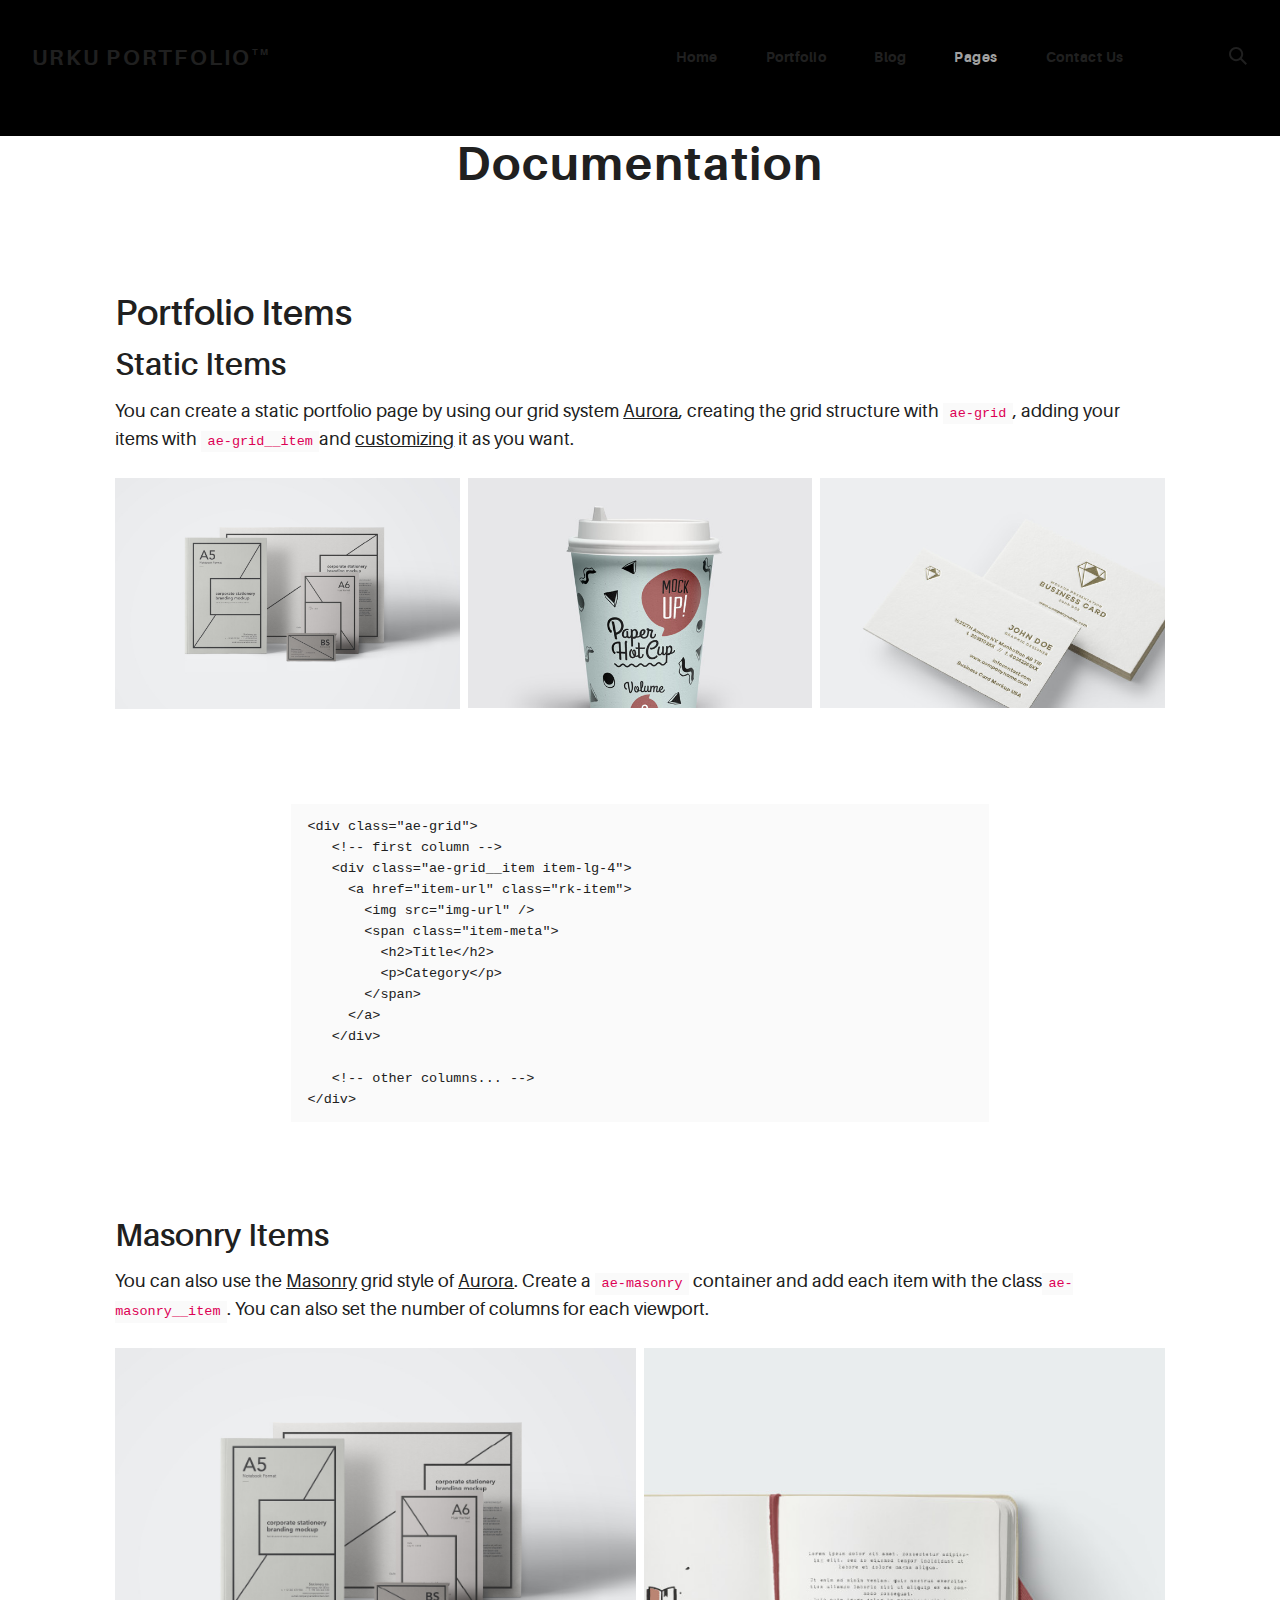
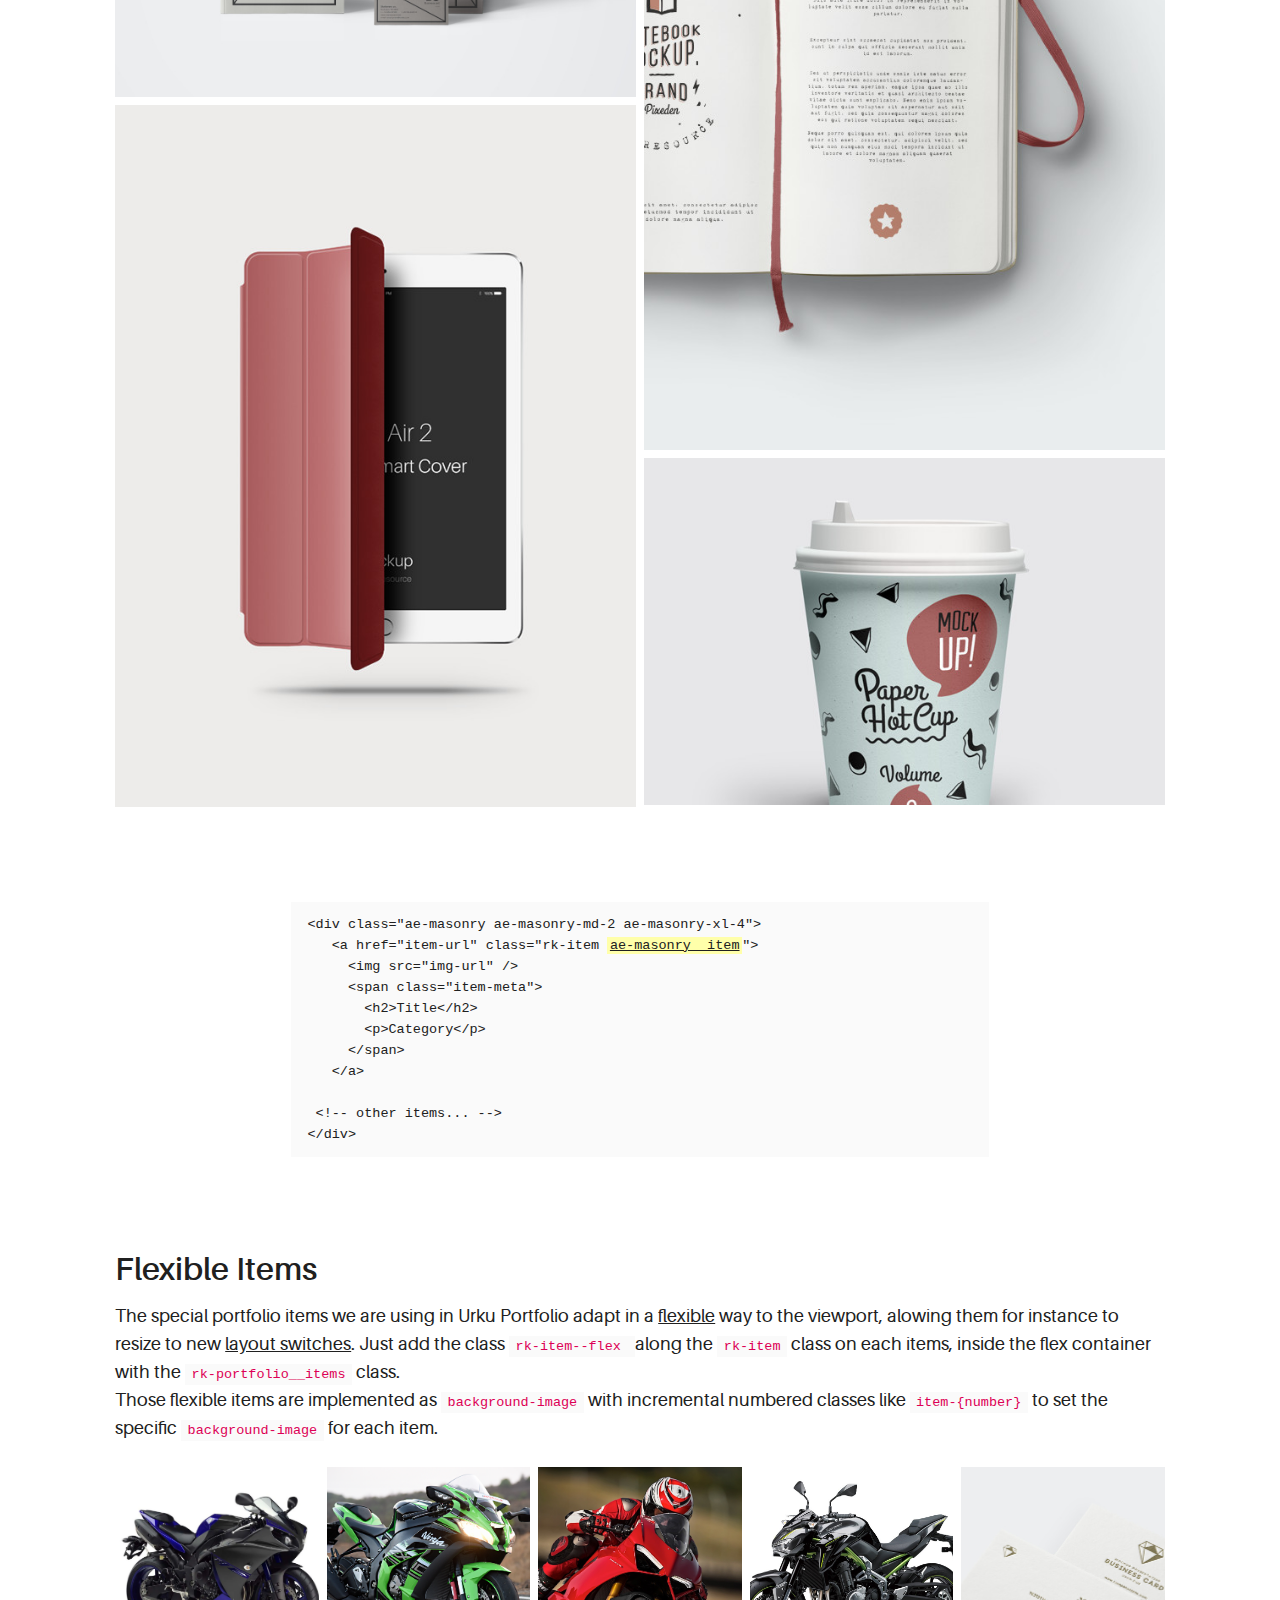
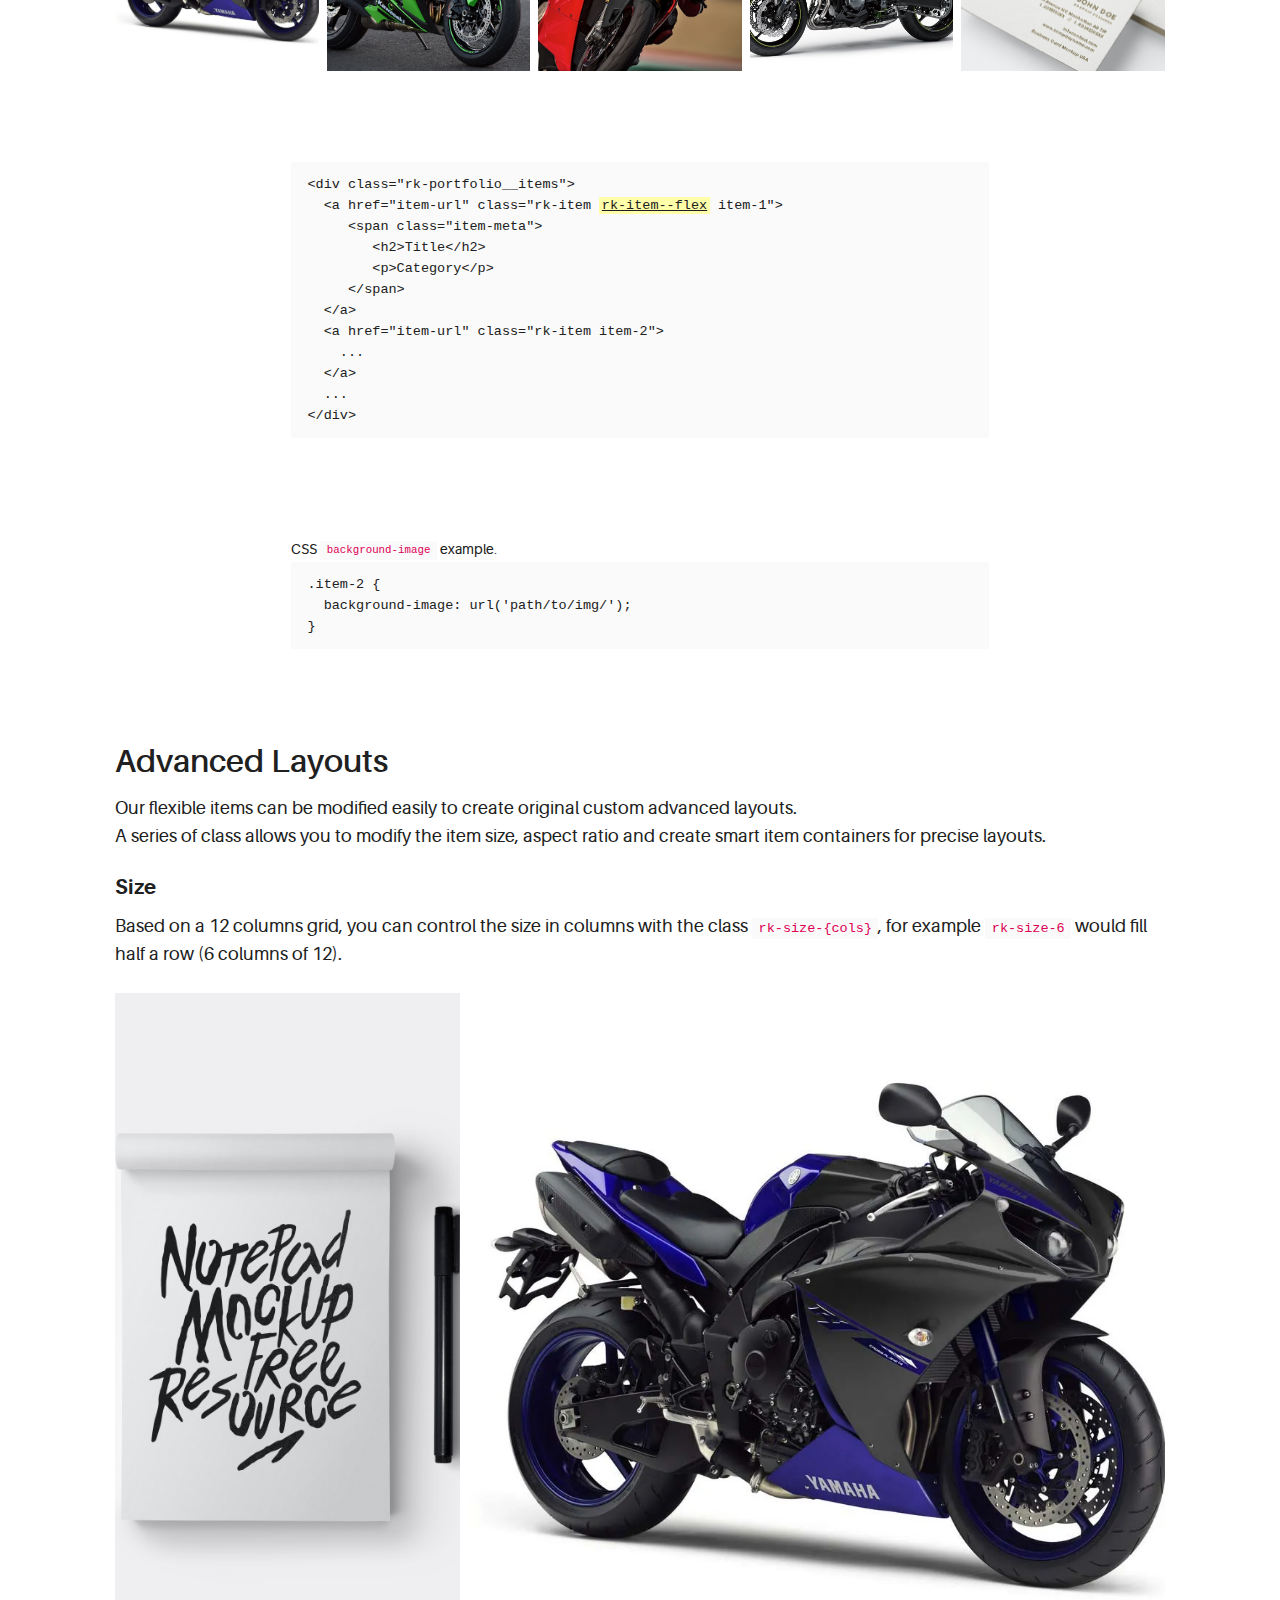
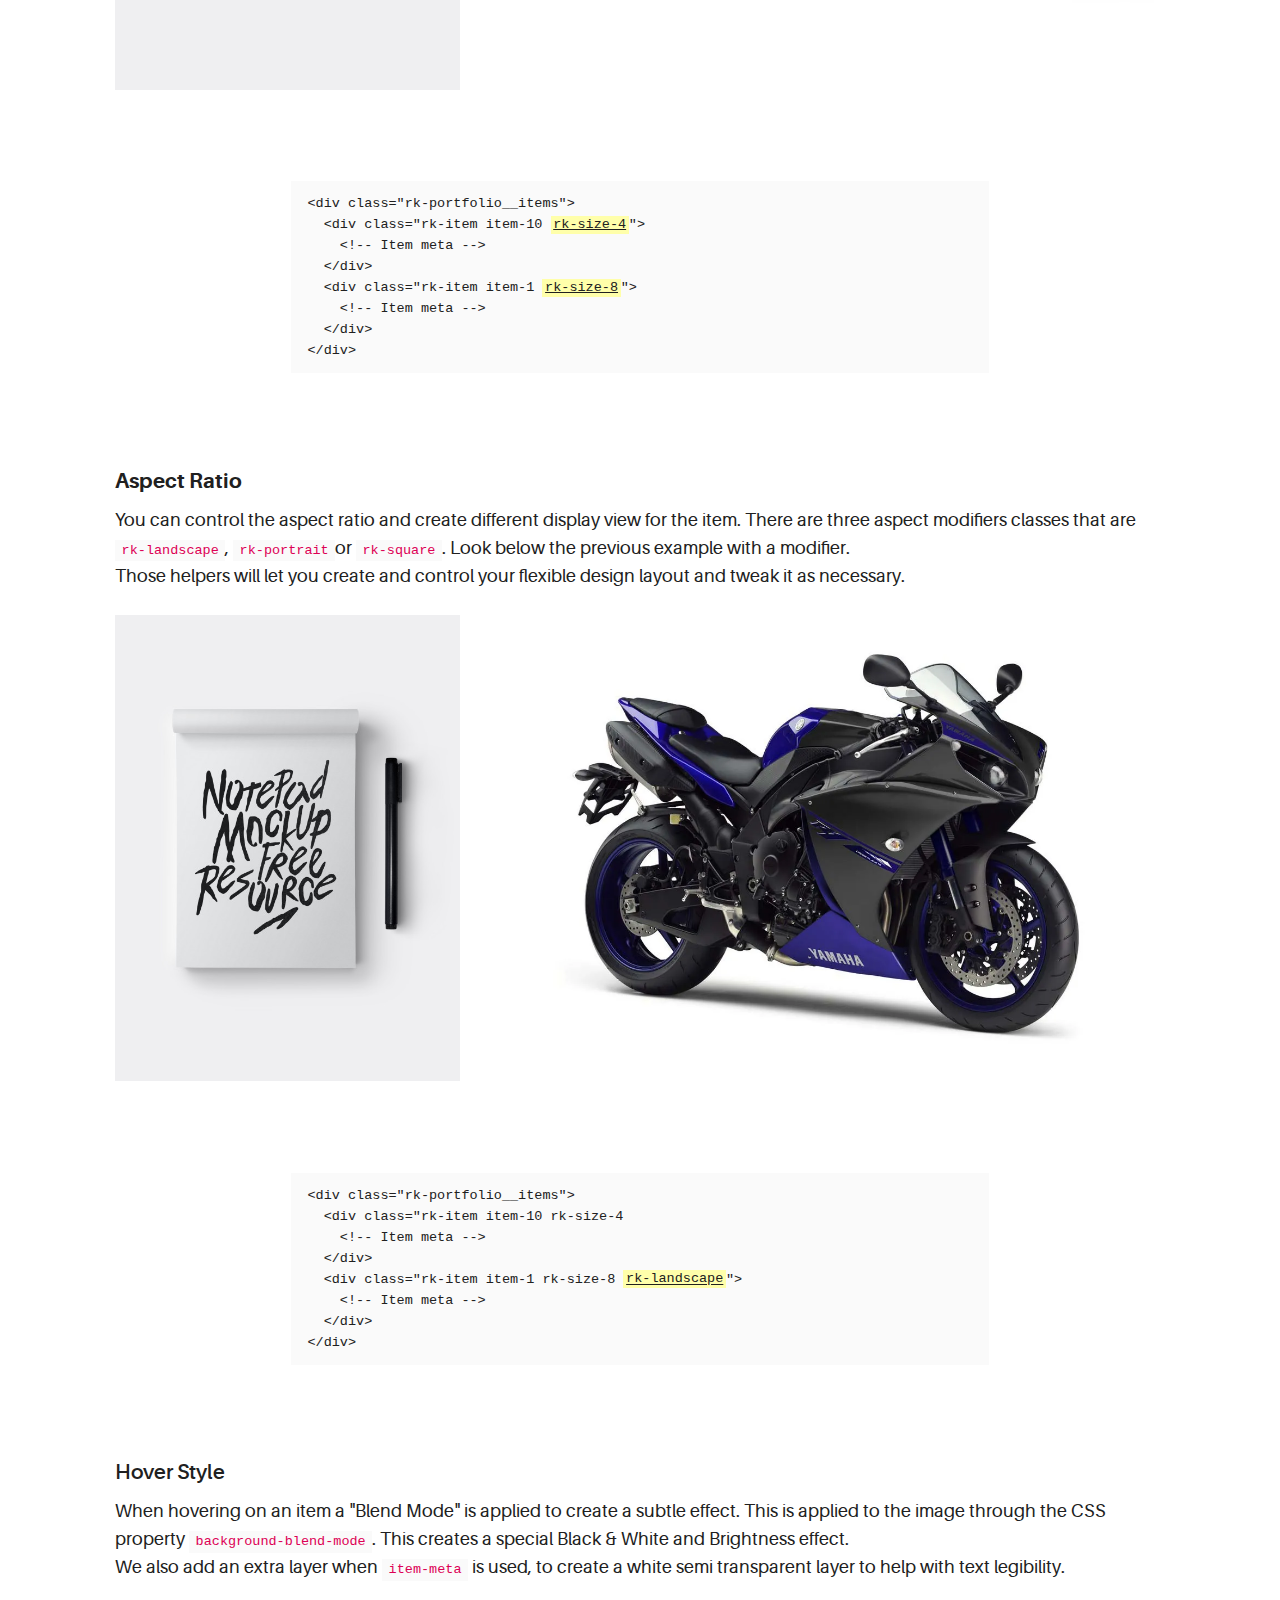
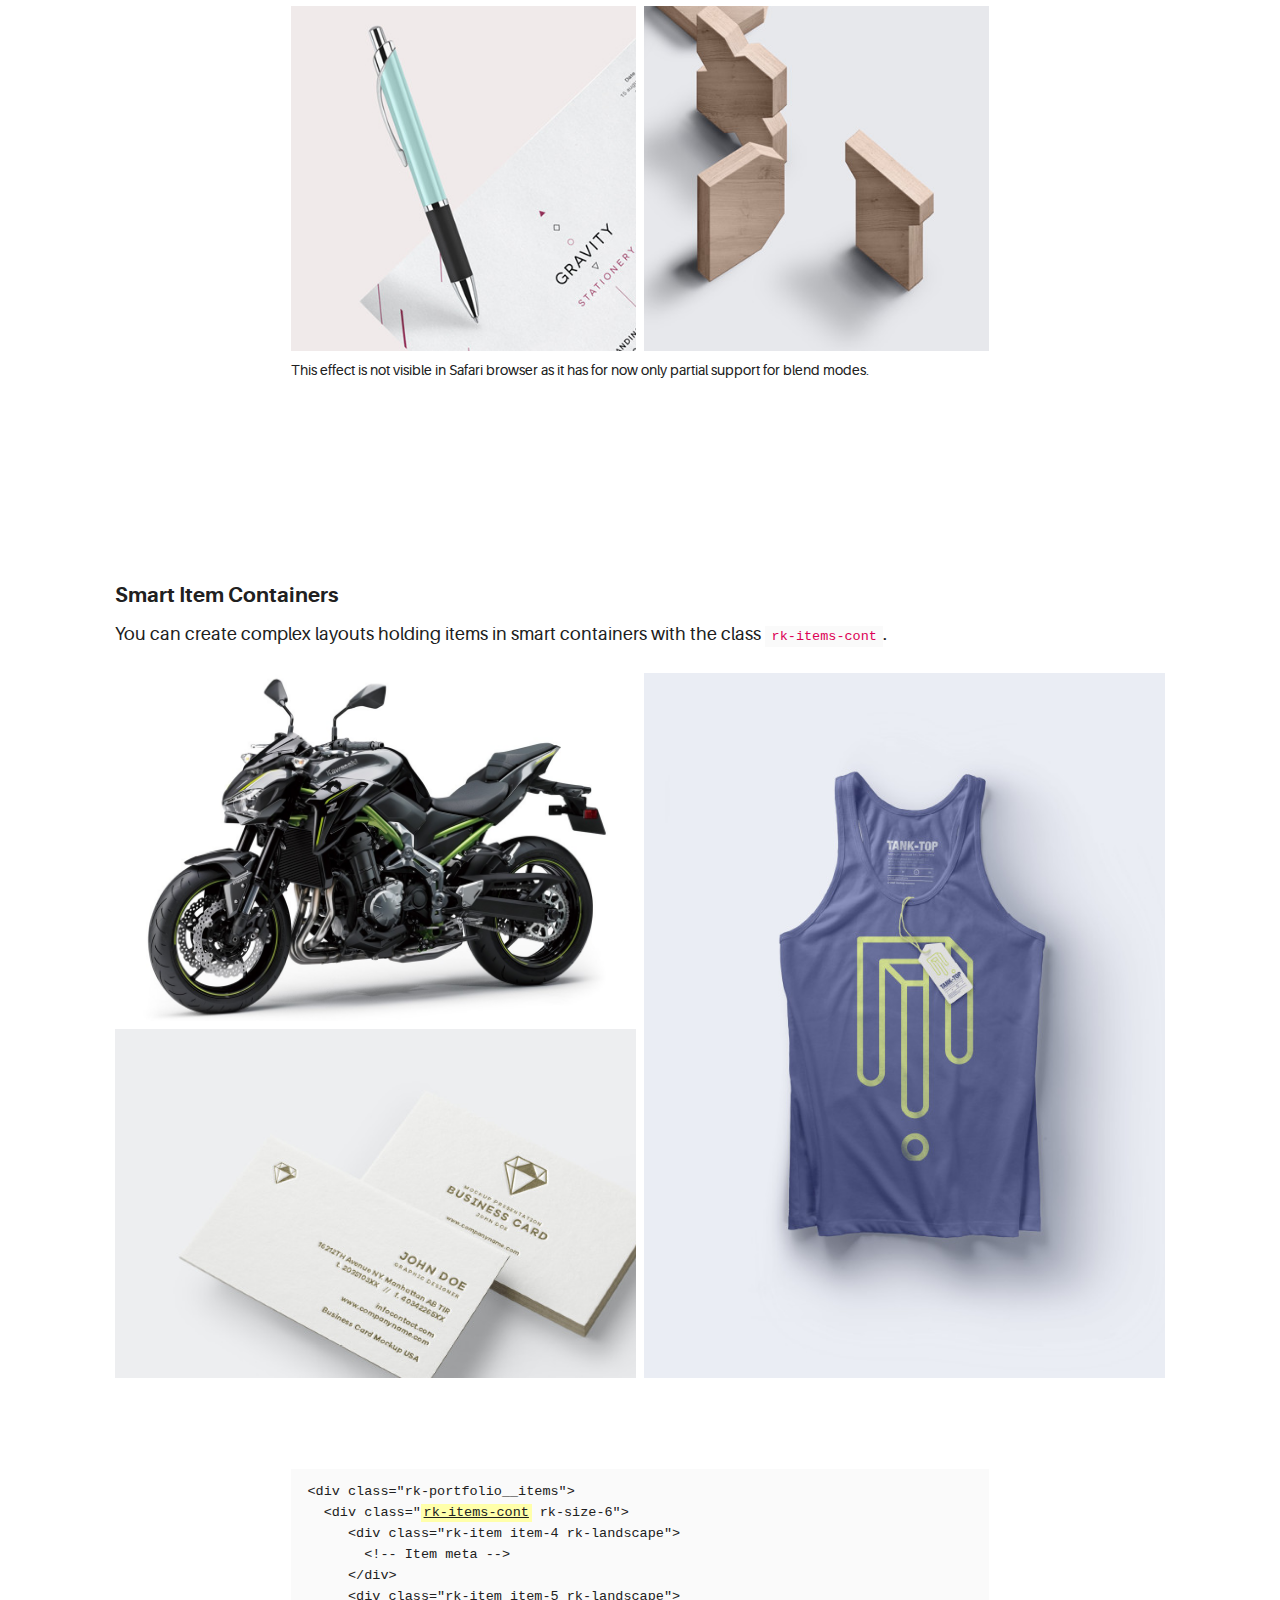
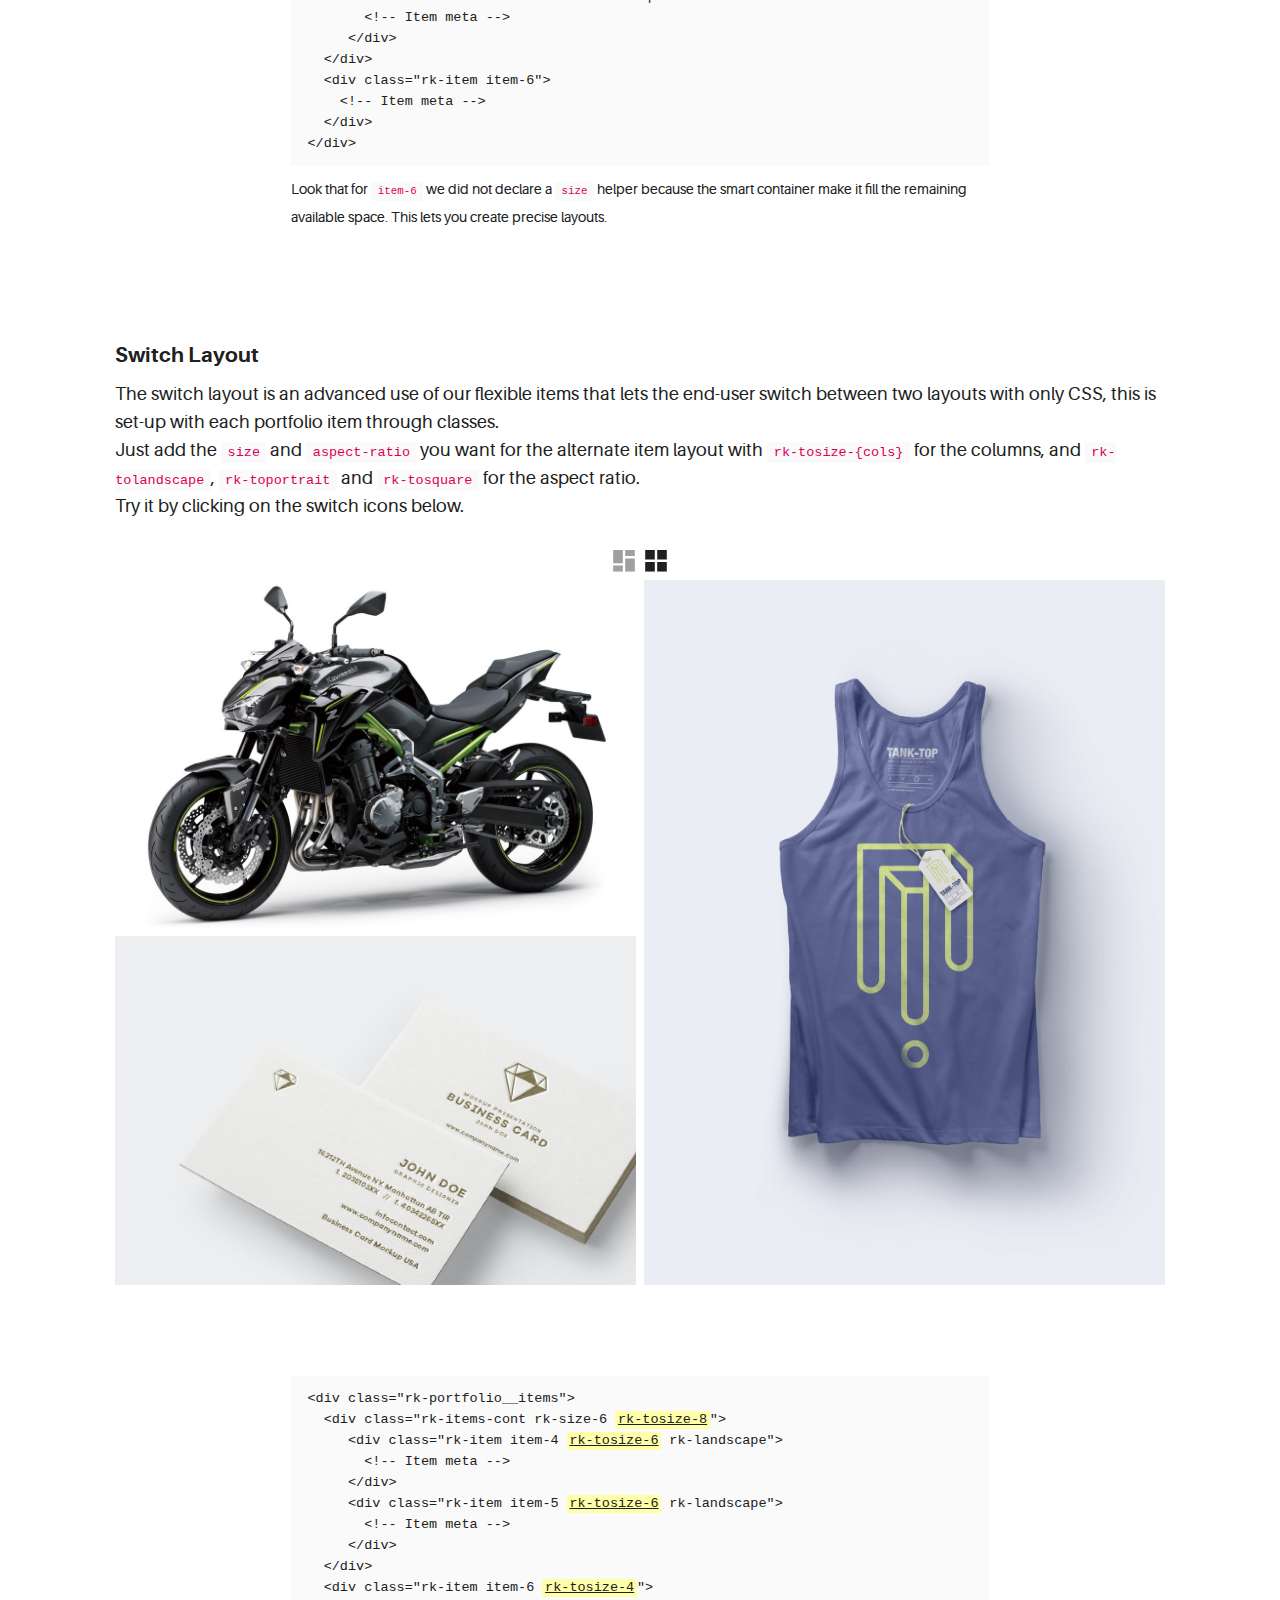
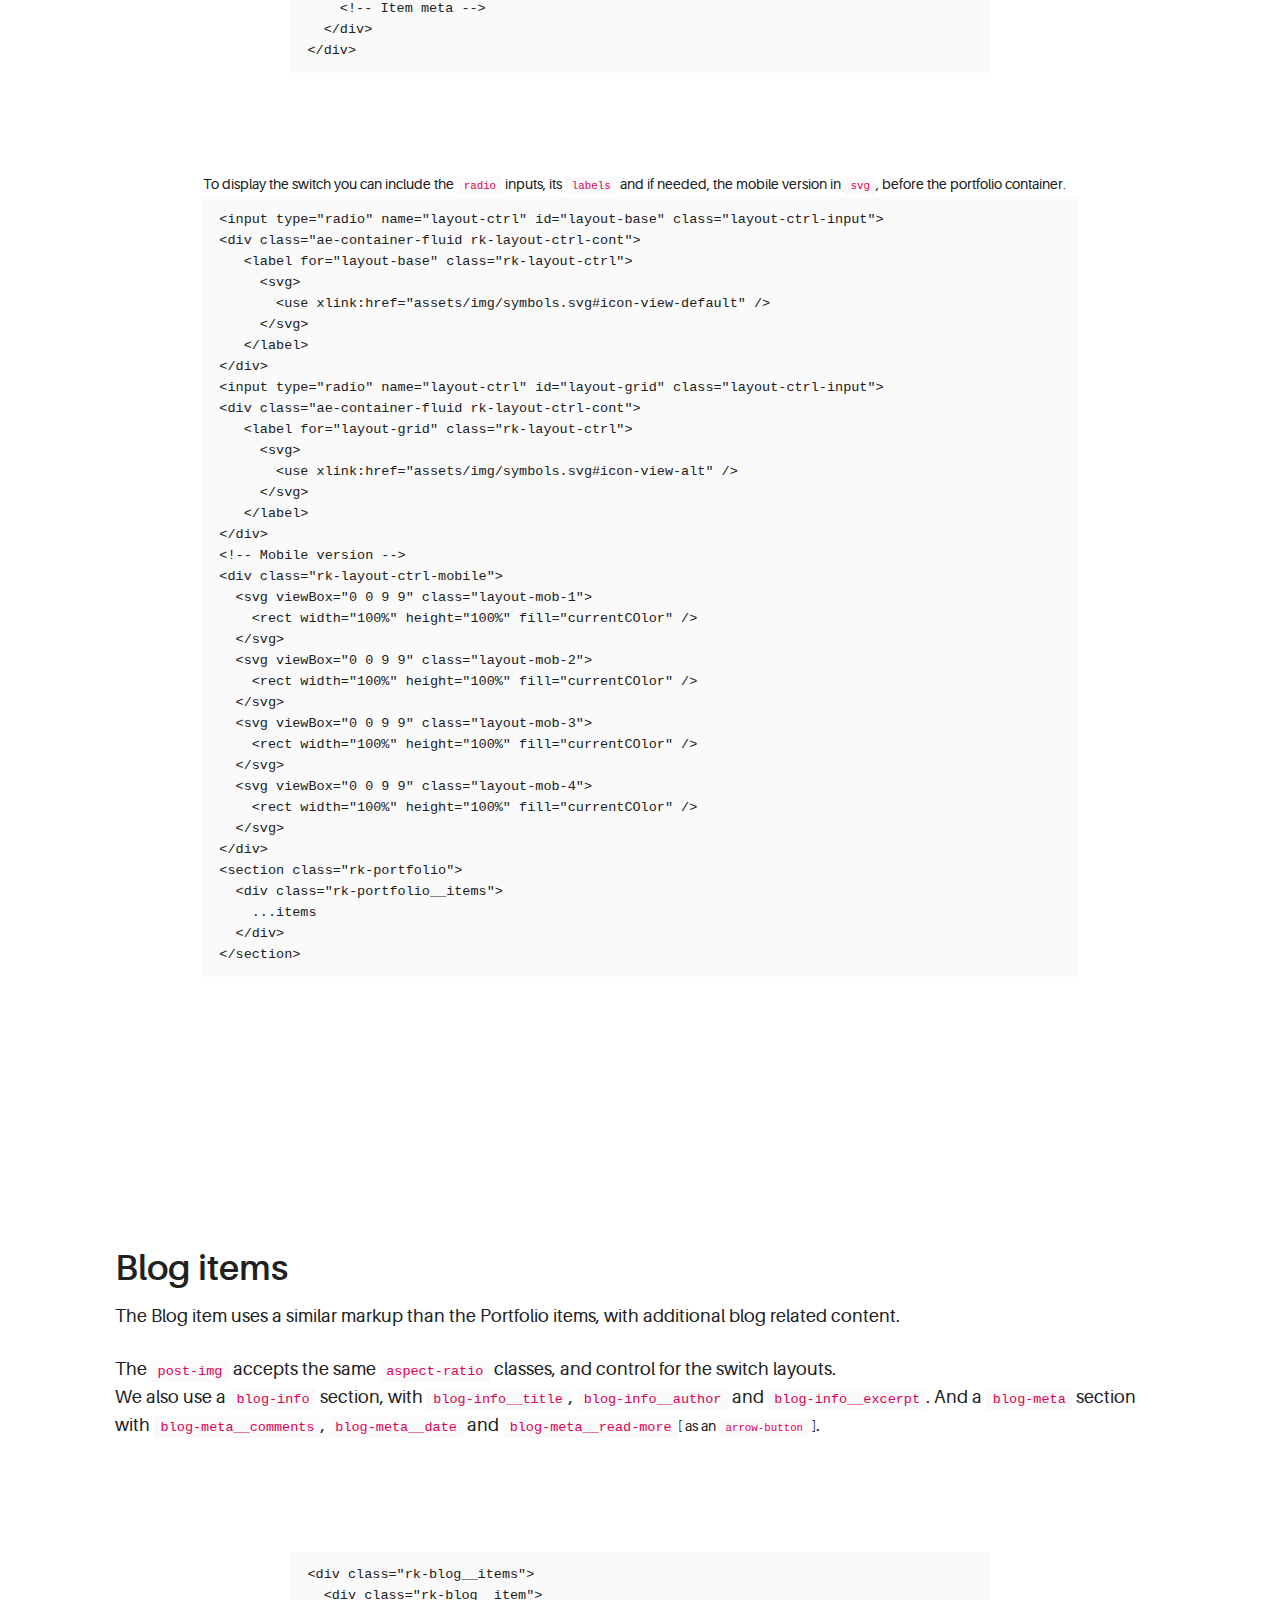
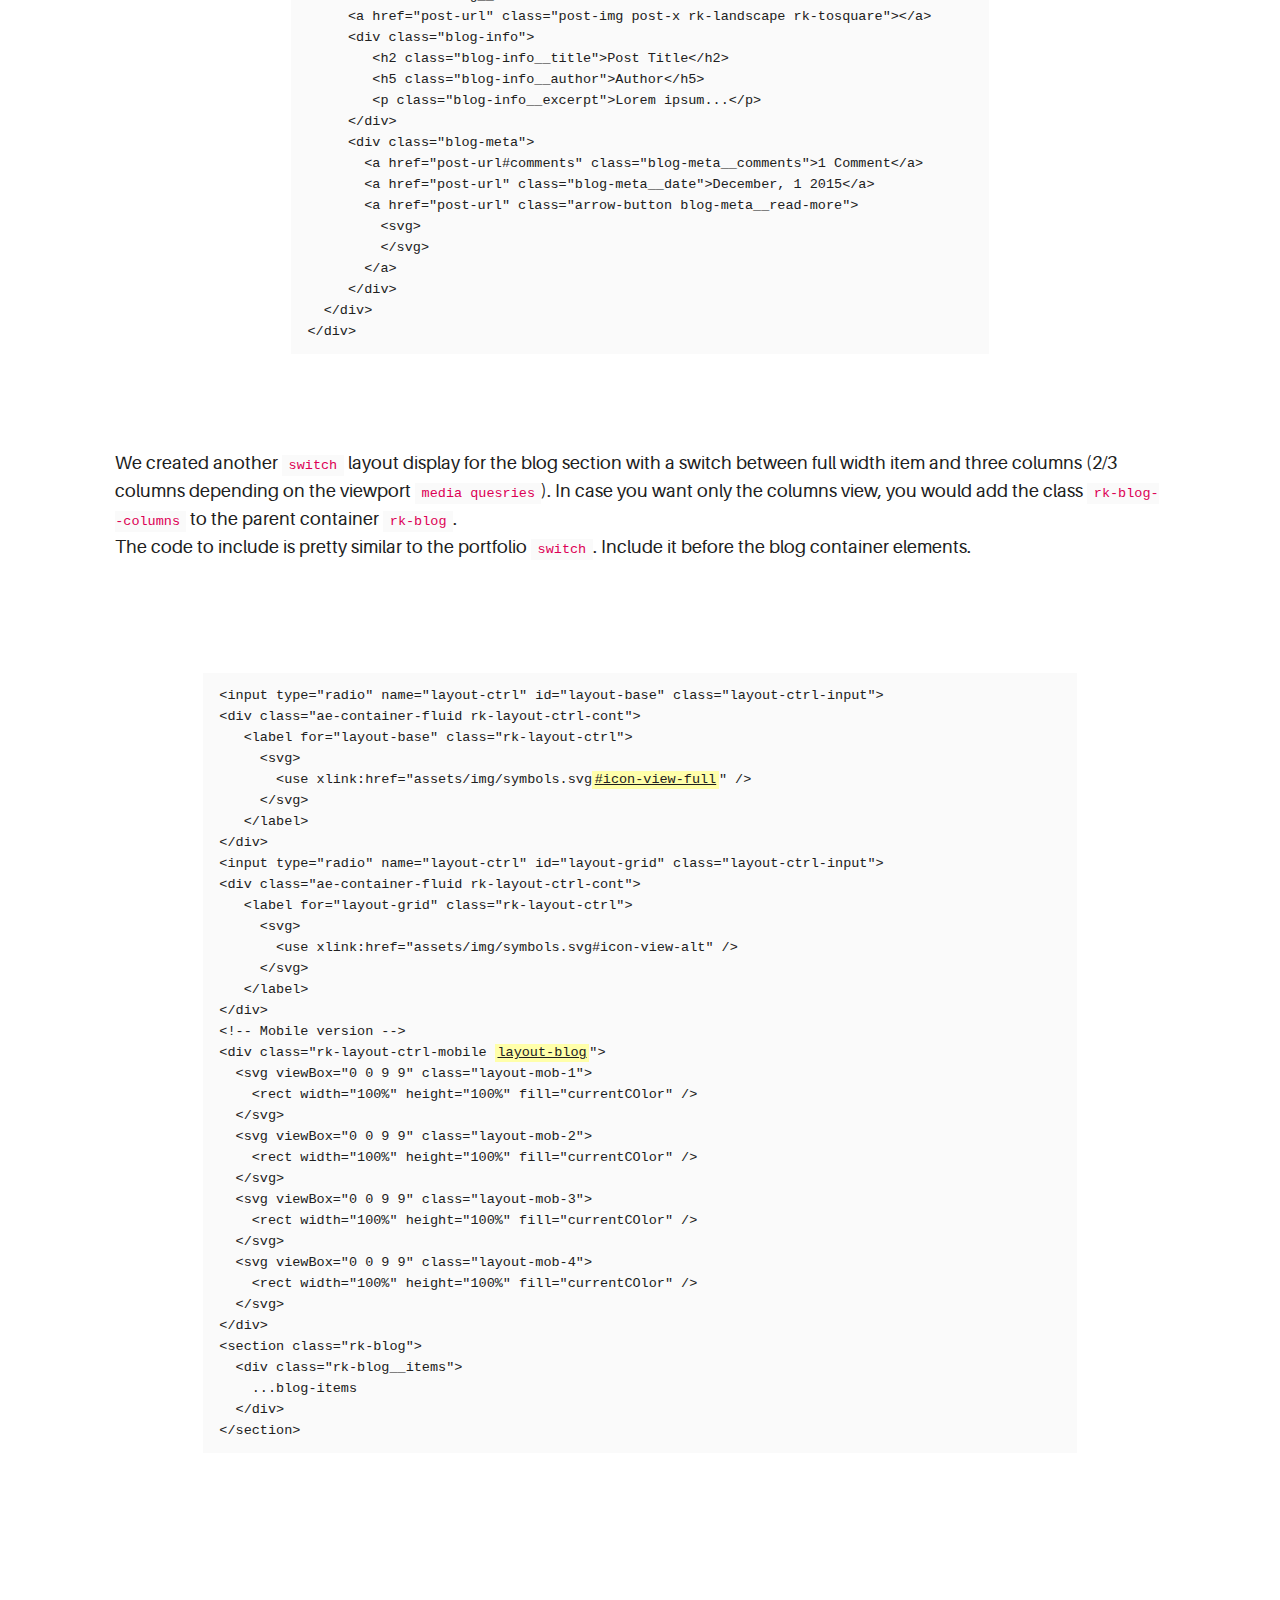
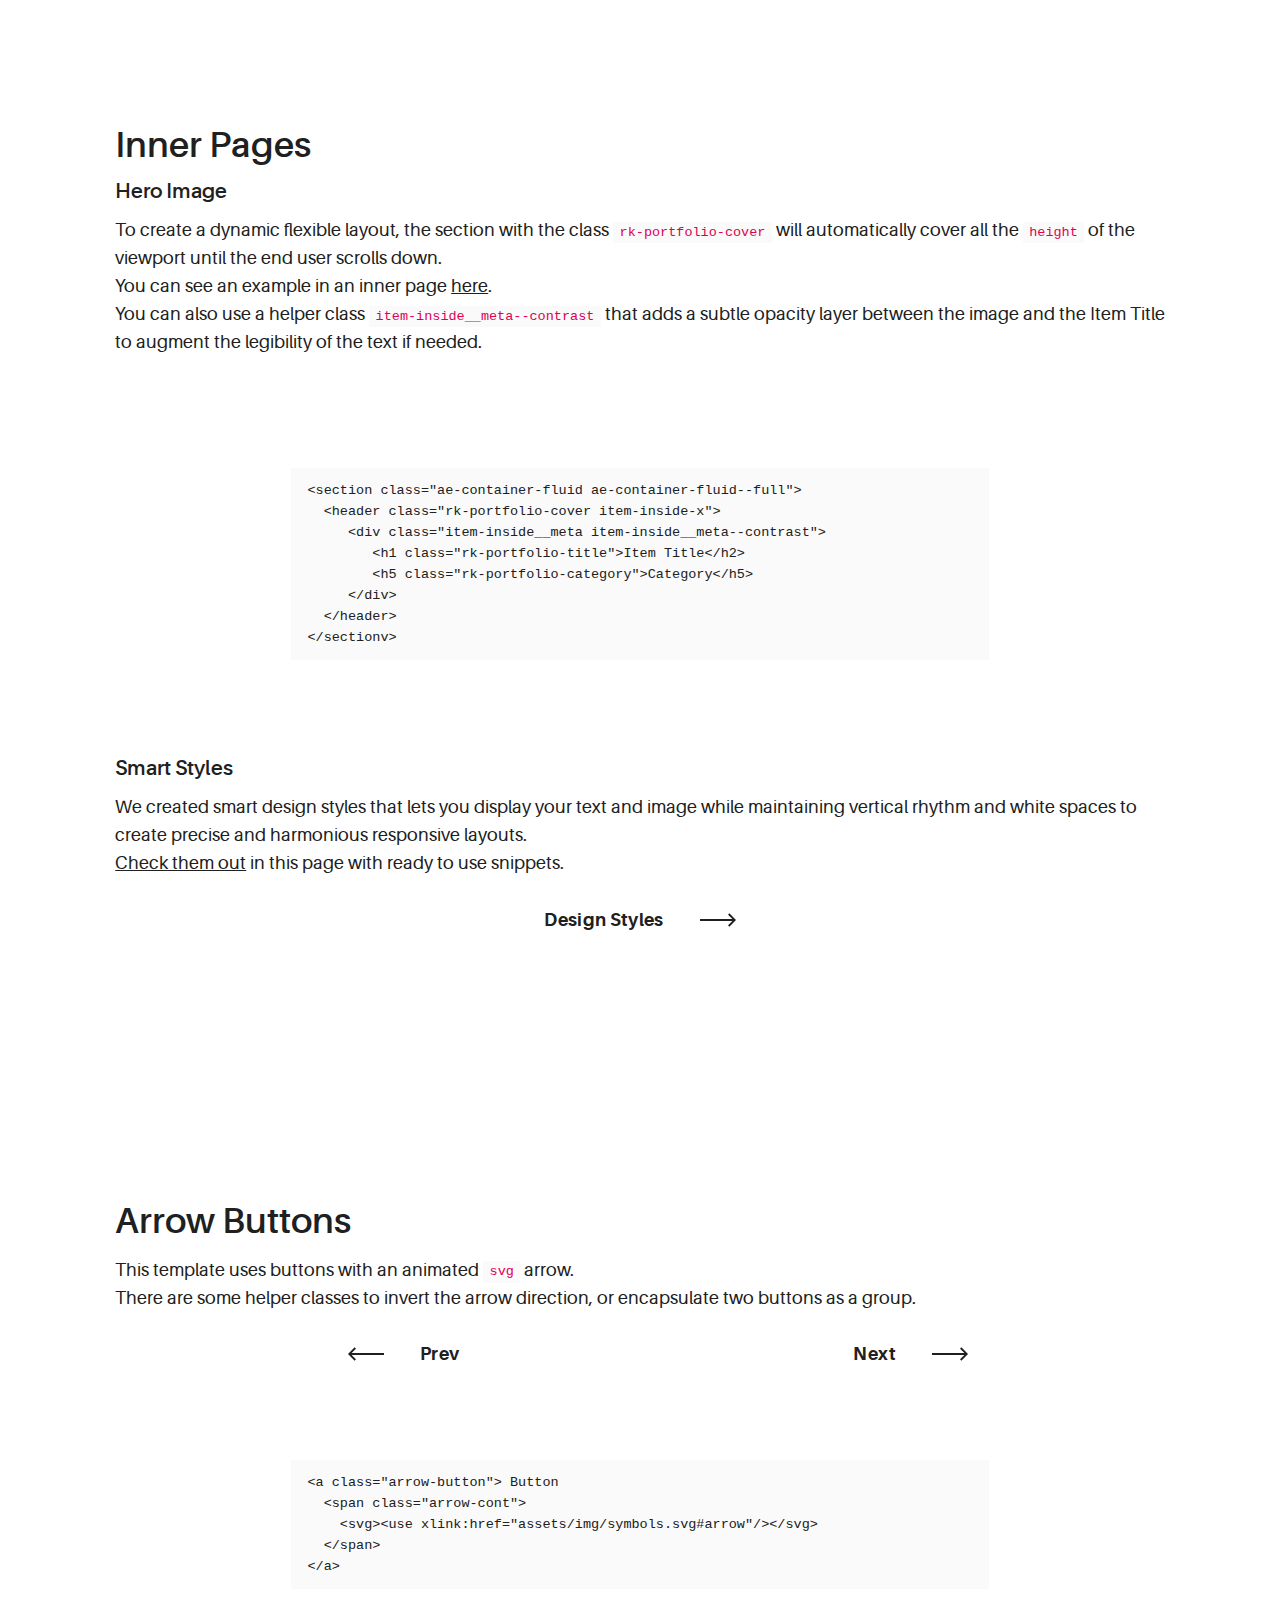
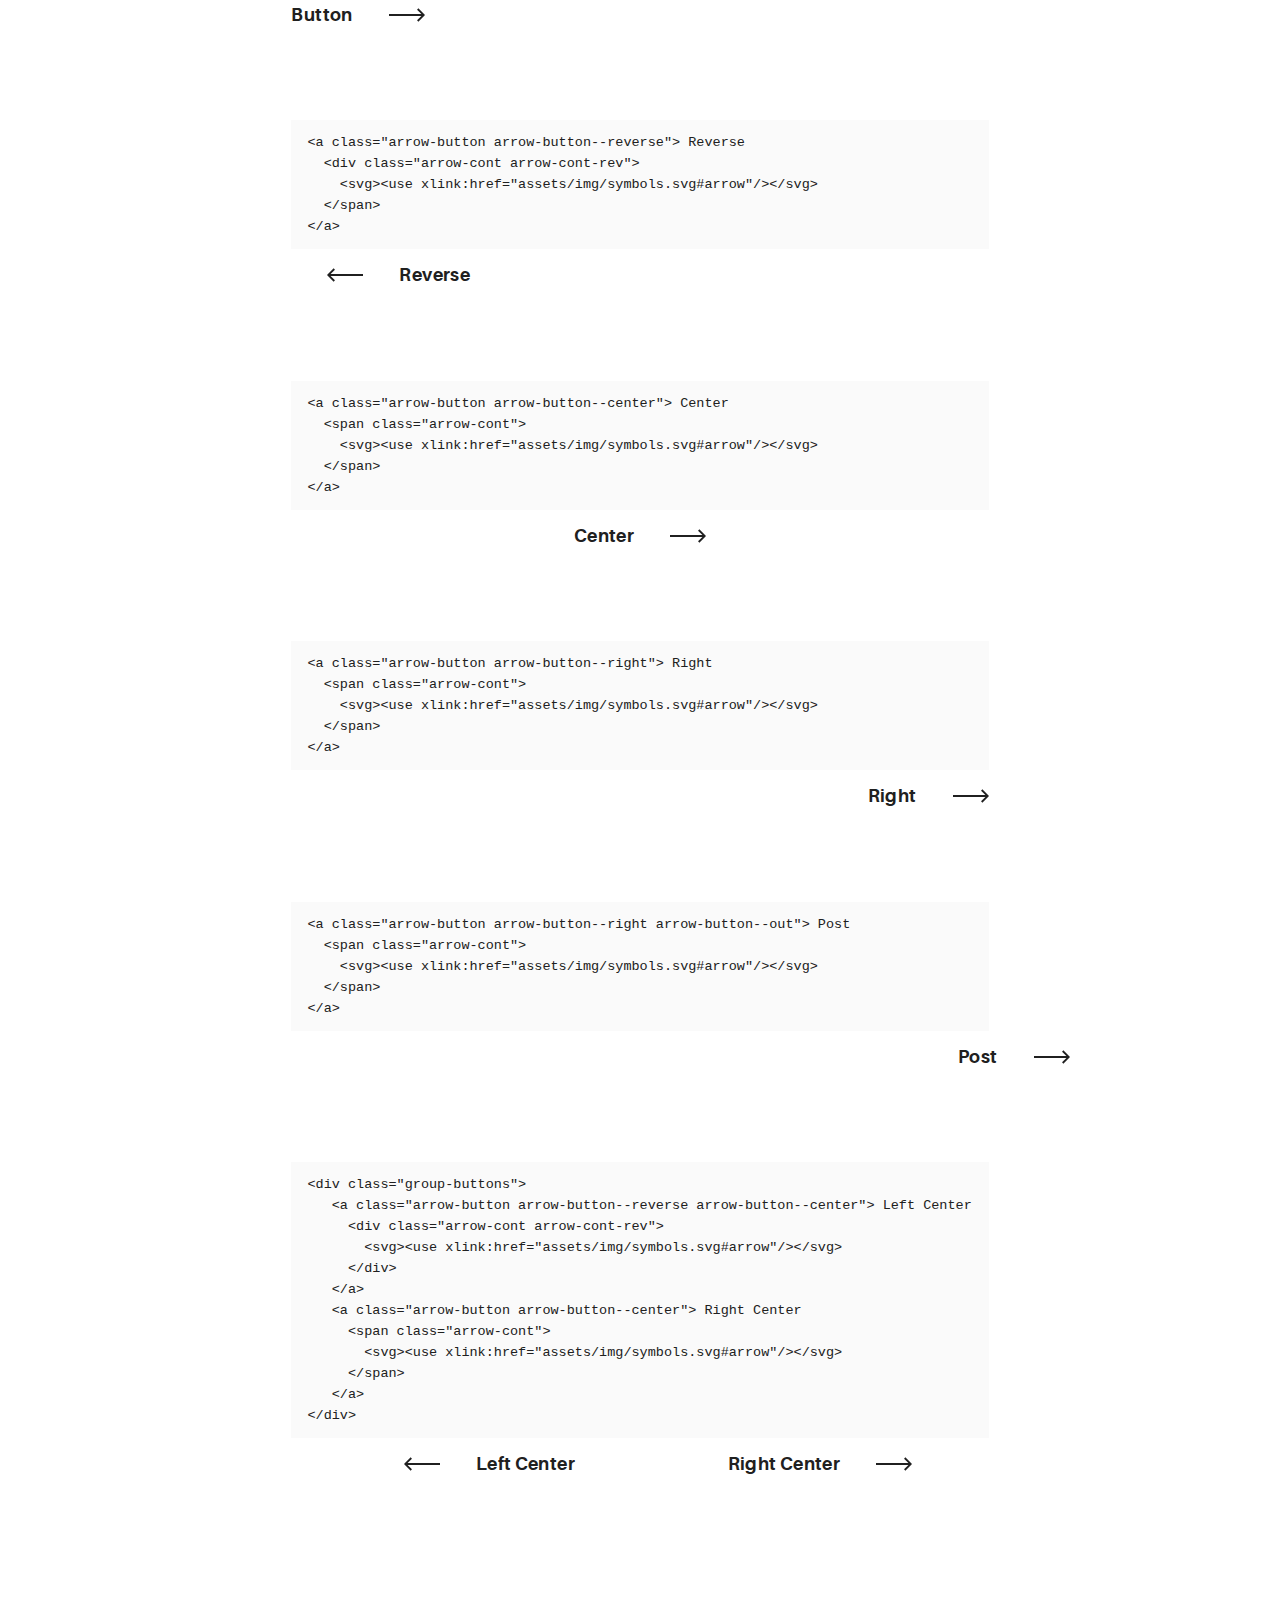
<file: documentation.html>
<!DOCTYPE html>
<html>
  <head>
    <meta name="viewport" content="width=device-width, initial-scale=1.0">
    <meta charset="UTF-8">
    <title>Urku Portfolio :: Pixeden</title>
    <link rel="icon" type="image/svg+xml" href="assets/img/urku-ico.svg">
    <link rel="stylesheet" href="assets/css/aurora-pack.min.css">
    <link rel="stylesheet" href="assets/css/aurora-theme-base.min.css">
    <link rel="stylesheet" href="assets/css/urku.css">
  </head>
  <body class="top-fixed">
    <header class="ae-container-fluid ae-container-fluid--full rk-header ">
      <input type="checkbox" id="mobile-menu" class="rk-mobile-menu">
      <label for="mobile-menu">
        <svg>
          <use xlink:href="assets/img/symbols.svg#bar"></use>
        </svg>
        <svg>
          <use xlink:href="assets/img/symbols.svg#bar"></use>
        </svg>
        <svg>
          <use xlink:href="assets/img/symbols.svg#bar"></use>
        </svg>
      </label>
      <div class="ae-container-fluid rk-topbar">
        <h1 class="rk-logo"><a href="index.html">urku portfolio<sup>tm</sup></a></h1>
        <nav class="rk-navigation">
          <ul class="rk-menu">
            <li class="rk-menu__item"><a href="index.html" class="rk-menu__link">Home</a>
            </li>
            <li class="rk-menu__item"><a href="portfolio.html" class="rk-menu__link">Portfolio</a>
              <nav class="rk-menu__sub">
                <ul class="rk-container">
                  <li class="rk-menu__item"><a href="portfolio.html" class="rk-menu__link">Flex</a></li>
                  <li class="rk-menu__item"><a href="portfolio-alt.html" class="rk-menu__link">Switch</a></li>
                  <li class="rk-menu__item"><a href="portfolio-raw.html" class="rk-menu__link">Static</a></li>
                  <li class="rk-menu__item"><a href="portfolio-masonry.html" class="rk-menu__link">Masonry</a></li>
                </ul>
              </nav>
            </li>
            <li class="rk-menu__item"><a href="blog.html" class="rk-menu__link">Blog</a>
            </li>
            <li class="active rk-menu__item"><a href="#0" class="rk-menu__link">Pages</a>
              <nav class="rk-menu__sub">
                <ul class="rk-container">
                  <li class="rk-menu__item"><a href="about.html" class="rk-menu__link">About</a></li>
                  <li class="rk-menu__item"><a href="documentation.html" class="rk-menu__link">Documentation</a></li>
                  <li class="rk-menu__item"><a href="design-styles.html" class="rk-menu__link">Design Styles</a></li>
                </ul>
              </nav>
            </li>
            <li class="rk-menu__item"><a href="contact.html" class="rk-menu__link">Contact Us</a>
            </li>
          </ul>
          <form class="rk-search">
            <input type="text" placeholder="Search" id="urku-search" class="rk-search-field">
            <label for="urku-search">
              <svg>
                <use xlink:href="assets/img/symbols.svg#icon-search"></use>
              </svg>
            </label>
          </form>
        </nav>
      </div>
    </header>
    <style>
      .hash-link {
        position: relative;
      }
      .hash-link:before {
        content: '#';
        opacity: 0;
        position: absolute;
        right: 100%;
        transform: translatex(.25em);
        transition: .3s;
      }
      .hash-link:hover:before {
        opacity: 1;
        transform: translatex(0);
      }
      
      .layout-ctrl-input:checked + .demo-switch {
        color: #a0a0a0;
      }
      .demo-switch {
        cursor: pointer;
        display: none;
        height: 32px;
        transition: color .3s;
        width: 28px;
      }
      .demo-switch:hover {
        color: #a0a0a0;
      }
      .demo-switch svg {
        height: 100%;
        width: 100%;
      }
      
      @media (min-width: 40em) {
        .demo-switch {
          display: inline-block !important;
        }
      }
      
    </style>
    <section class="ae-container-fluid ae-container-fluid--full rk-main">
      <div class="item-inside__meta">
        <h1 class="ae-u-bolder rk-portfolio-title ">Documentation</h1>
      </div>
      <div class="ae-container-fluid ae-container-fluid--inner">
        <div class="ae-grid ae-grid au-xs-ptp-1">
          <div class="ae-grid__item item-lg-12">
            <h2 id="portfolio-items"><a href="#portfolio-items" class="hash-link">Portfolio Items</a>
            </h2>
            <h3 id="static-items"><a href="#static-items" class="hash-link">Static Items</a>
            </h3>
            <p>You can create a static portfolio page by using our grid system <a href="http://themes-pixeden.com/aurora-kit/grid.html" class="au-underline">Aurora</a>, creating the grid structure with <code>ae-grid</code>, adding your items with <code>ae-grid__item</code>and <a href="http://themes-pixeden.com/aurora-kit/grid.html" class="au-underline">customizing</a> it as you want. </p>
            <div class="ae-grid">
              <div class="ae-grid__item item-lg-4"><a href="portfolio-item.html" class="rk-item"><img src="assets/img/project-1.jpg" alt="">
                  <div class="item-meta">
                    <h2>Essential Stationery</h2>
                    <p>Branding</p>
                  </div></a></div>
              <div class="ae-grid__item item-lg-4"><a href="portfolio-item.html" class="rk-item"><img src="assets/img/project-4.jpg" alt="">
                  <div class="item-meta">
                    <h2>Tumblr hammock</h2>
                    <p>Packaging</p>
                  </div></a></div>
              <div class="ae-grid__item item-lg-4"><a href="portfolio-item.html" class="rk-item"><img src="assets/img/project-5.jpg" alt="">
                  <div class="item-meta">
                    <h2>Biodiesel etsy</h2>
                    <p>Branding</p>
                  </div></a></div>
            </div>
          </div>
        </div>
        <div class="ae-grid au-xs-ptp-1">
          <div class="ae-grid__item item-lg-8 item-lg--offset-2">
            <pre><code>&lt;div class=&quot;ae-grid&quot;&gt; 
   &lt;!-- first column --&gt;
   &lt;div class=&quot;ae-grid__item item-lg-4&quot;&gt; 
     &lt;a href=&quot;item-url&quot; class=&quot;rk-item&quot;&gt;
       &lt;img src=&quot;img-url&quot; /&gt;
       &lt;span class=&quot;item-meta&quot;&gt;
         &lt;h2&gt;Title&lt;/h2&gt;
         &lt;p&gt;Category&lt;/p&gt;
       &lt;/span&gt;
     &lt;/a&gt;
   &lt;/div&gt;
   &nbsp;
   &lt;!-- other columns... --&gt;
&lt;/div&gt;</code></pre>
          </div>
        </div>
        <div class="ae-grid ae-grid au-xs-ptp-1">
          <div class="ae-grid__item item-lg-12">
            <h3 id="masonry-items"><a href="#masonry-items" class="hash-link">Masonry Items</a>
            </h3>
            <p>You can also use the <a href="http://themes-pixeden.com/aurora-kit/grid.html#masonry-grid" class="au-underline">Masonry</a> grid style of <a href="http://themes-pixeden.com/aurora-kit/grid.html" class="au-underline">Aurora</a>. Create a <code>ae-masonry</code> container and add each item with the class<code>ae-masonry__item</code>. You can also set the number of columns for each viewport.</p>
            <div class="ae-masonry ae-masonry-md-2"><a href="portfolio-item.html" class="rk-item ae-masonry__item"><img src="assets/img/project-1.jpg" alt="">
                <div class="item-meta">
                  <h2>Essential Stationery</h2>
                  <p>Branding</p>
                </div></a><a href="portfolio-item.html" class="rk-item ae-masonry__item"><img src="assets/img/project-2.jpg" alt="">
                <div class="item-meta">
                  <h2>Pickled Tousled</h2>
                  <p>Art Direction</p>
                </div></a><a href="portfolio-item.html" class="rk-item ae-masonry__item"><img src="assets/img/project-3.jpg" alt="">
                <div class="item-meta">
                  <h2>Waistcoat vegan</h2>
                  <p>Graphic Design</p>
                </div></a><a href="portfolio-item.html" class="rk-item ae-masonry__item"><img src="assets/img/project-4.jpg" alt="">
                <div class="item-meta">
                  <h2>Tumblr hammock</h2>
                  <p>Packaging</p>
                </div></a>
            </div>
          </div>
        </div>
        <div class="ae-grid au-xs-ptp-1">
          <div class="ae-grid__item item-lg-8 item-lg--offset-2">
            <pre><code>&lt;div class=&quot;ae-masonry ae-masonry-md-2 ae-masonry-xl-4&quot;&gt; 
   &lt;a href=&quot;item-url&quot; class=&quot;rk-item <ins>ae-masonry__item</ins>&quot;&gt;
     &lt;img src=&quot;img-url&quot; /&gt;
     &lt;span class=&quot;item-meta&quot;&gt;
       &lt;h2&gt;Title&lt;/h2&gt;
       &lt;p&gt;Category&lt;/p&gt;
     &lt;/span&gt;
   &lt;/a&gt;
 &nbsp;
 &lt;!-- other items... --&gt;
&lt;/div&gt;</code></pre>
          </div>
        </div>
        <div class="ae-grid ae-grid au-xs-ptp-1">
          <div class="ae-grid__item item-lg-12">
            <h3 id="flexible-items"><a href="#flexible-items" class="hash-link">Flexible Items</a>
            </h3>
            <p>The special portfolio items we are using in Urku Portfolio adapt in a <a href="https://developer.mozilla.org/en-US/docs/Web/CSS/CSS_Flexible_Box_Layout/Using_CSS_flexible_boxes" target="_balnk" class="au-underline">flexible</a> way to the viewport, alowing them for instance to resize to new <a href="#switch-layout" class="au-underline">layout switches</a>. Just add the class <code>rk-item--flex </code> along the <code>rk-item</code> class on each items, inside the flex container with the <code>rk-portfolio__items</code> class.<br>Those flexible items are implemented as <code>background-image</code> with incremental numbered classes like <code>item-{number}</code> to set the specific <code>background-image</code> for each item.</p>
          </div>
        </div>
        <div class="rk-portfolio__items"><a href="portfolio-item.html" class="item-1 rk-item rk-item--flex"><span class="item-meta">
              <h2>Essential Stationery</h2>
              <p>Branding</p></span></a><a href="portfolio-item.html" class="item-2 rk-item rk-item--flex"><span class="item-meta">
              <h2>Pickled Tousled</h2>
              <p>Art Direction</p></span></a><a href="portfolio-item.html" class="item-3 rk-item rk-item--flex"><span class="item-meta">
              <h2>Waistcoat vegan</h2>
              <p>Graphic Design</p></span></a><a href="portfolio-item.html" class="item-4 rk-item rk-item--flex"><span class="item-meta">
              <h2>Tumblr hammock</h2>
              <p>Packaging</p></span></a><a href="portfolio-item.html" class="item-5 rk-item rk-item--flex"><span class="item-meta">
              <h2>Biodiesel etsy</h2>
              <p>Branding</p></span></a>
        </div>
        <div class="ae-grid au-xs-ptp-1">
          <div class="ae-grid__item item-lg-8 item-lg--offset-2">
            <pre><code>&lt;div class=&quot;rk-portfolio__items&quot;&gt; 
  &lt;a href=&quot;item-url&quot; class=&quot;rk-item <ins>rk-item--flex</ins> item-1&quot;&gt;
     &lt;span class=&quot;item-meta&quot;&gt;
        &lt;h2&gt;Title&lt;/h2&gt;
        &lt;p&gt;Category&lt;/p&gt;
     &lt;/span&gt;
  &lt;/a&gt;
  &lt;a href=&quot;item-url&quot; class=&quot;rk-item item-2&quot;&gt;
    ...
  &lt;/a&gt;
  ...
&lt;/div&gt;</code></pre>
          </div>
        </div>
        <div class="ae-grid au-xs-ptp-1">
          <div class="ae-grid__item item-lg-8 item-lg--offset-2"><span><small>CSS <code>background-image</code> example.</small></span>
            <pre><code>.item-2 {
  background-image: url('path/to/img/');
}</code></pre>
          </div>
        </div>
        <div class="ae-grid au-xs-ptp-1">
          <div class="ae-grid__item item-lg-12">
            <h3 id="advanced-layouts"><a href="#advanced-layouts" class="hash-link">Advanced Layouts</a>
            </h3>
            <p>Our flexible items can be modified easily to create original custom advanced layouts.<br>A series of class allows you to modify the item size, aspect ratio and create smart item containers for precise layouts.</p>
            <h5 id="size" class="ae-u-bolder"><a href="#size" class="hash-link">Size</a>
            </h5>
            <p>Based on a 12 columns grid, you can control the size in columns with the class <code>rk-size-{cols}</code>, for example <code>rk-size-6</code> would fill half a row (6 columns of 12).</p>
            <div class="rk-portfolio__items">
              <div class="rk-item rk-item--flex item-10 rk-size-4"></div>
              <div class="rk-item rk-item--flex item-1 rk-size-8"></div>
            </div>
          </div>
        </div>
        <div class="ae-grid au-xs-ptp-1">
          <div class="ae-grid__item item-lg-8 item-lg--offset-2">
            <pre><code>&lt;div class=&quot;rk-portfolio__items&quot;&gt; 
  &lt;div class=&quot;rk-item item-10 <ins>rk-size-4</ins>&quot;&gt;
    &lt;!-- Item meta --&gt;
  &lt;/div&gt;
  &lt;div class=&quot;rk-item item-1 <ins>rk-size-8</ins>&quot;&gt;
    &lt;!-- Item meta --&gt;
  &lt;/div&gt;
&lt;/div&gt;</code></pre>
          </div>
        </div>
        <div class="ae-grid au-xs-ptp-1">
          <div class="ae-grid__item item-lg-12">
            <h5 id="aspect-ratio" class="ae-u-bolder"><a href="#aspect-ratio" class="hash-link">Aspect Ratio</a>
            </h5>
            <p>You can control the aspect ratio and create different display view for the item. There are three aspect modifiers classes that are <code>rk-landscape</code>, <code>rk-portrait</code>or <code>rk-square</code>. Look below the previous example with a modifier. <br>Those helpers will let you create and control your flexible design layout and tweak it as necessary.</p>
            <div class="rk-portfolio__items">
              <div class="rk-item rk-item--flex item-10 rk-size-4"></div>
              <div class="rk-item rk-item--flex item-1 rk-size-8 rk-landscape"></div>
            </div>
          </div>
        </div>
        <div class="ae-grid au-xs-ptp-1 au-xs-pbp-1">
          <div class="ae-grid__item item-lg-8 item-lg--offset-2">
            <pre><code>&lt;div class=&quot;rk-portfolio__items&quot;&gt; 
  &lt;div class=&quot;rk-item item-10 rk-size-4
    &lt;!-- Item meta --&gt;
  &lt;/div&gt;
  &lt;div class=&quot;rk-item item-1 rk-size-8 <ins>rk-landscape</ins>&quot;&gt;
    &lt;!-- Item meta --&gt;
  &lt;/div&gt;
&lt;/div&gt;</code></pre>
          </div>
        </div>
        <div class="ae-grid ae-grid">
          <div class="ae-grid__item item-lg-12">
            <h5 id="hover-style"><a href="#hover-style" class="hash-link">Hover Style</a>
            </h5>
            <p>When hovering on an item a "Blend Mode" is applied to create a subtle effect. This is applied to the image through the CSS property <code>background-blend-mode</code>. This creates a special Black &amp; White and Brightness effect.<br>We also add an extra layer when <code>item-meta</code> is used, to create a white semi transparent layer to help with text legibility.</p>
            <div class="ae-grid au-xs-pbp-1">
              <div class="ae-grid__item item-lg-8 item-lg--offset-2">
                <div class="rk-portfolio__items"><a href="#0" class="rk-item rk-item--flex item-7"></a><a href="#0" class="rk-item rk-item--flex item-8 rk-landscape">
                    <div class="item-meta">
                      <h2>Trust fund</h2>
                      <p>Packaging</p>
                    </div></a></div>
                <p><small> This effect is not visible in Safari browser as it has for now only partial support for blend modes.</small></p>
              </div>
            </div>
          </div>
        </div>
        <div class="ae-grid au-xs-ptp-1">
          <div class="ae-grid__item item-lg-12">
            <h5 id="smart-item-containers" class="ae-u-bolder"><a href="#smart-item-containers" class="hash-link">Smart Item Containers</a>
            </h5>
            <p>You can create complex layouts holding items in smart containers with the class <code>rk-items-cont</code>.</p>
            <div class="rk-portfolio__items">
              <div class="rk-items-cont rk-size-6">
                <div class="rk-item rk-item--flex item-4 rk-landscape"></div>
                <div class="rk-item rk-item--flex item-5 rk-landscape"></div>
              </div>
              <div class="rk-item rk-item--flex item-6"></div>
            </div>
          </div>
        </div>
        <div class="ae-grid au-xs-ptp-1">
          <div class="ae-grid__item item-lg-8 item-lg--offset-2">
            <pre><code>&lt;div class=&quot;rk-portfolio__items&quot;&gt; 
  &lt;div class=&quot;<ins>rk-items-cont</ins> rk-size-6&quot;&gt;
     &lt;div class=&quot;rk-item item-4 rk-landscape&quot;&gt;
       &lt;!-- Item meta --&gt;
     &lt;/div&gt;
     &lt;div class=&quot;rk-item item-5 rk-landscape&quot;&gt;
       &lt;!-- Item meta --&gt;
     &lt;/div&gt;
  &lt;/div&gt;
  &lt;div class=&quot;rk-item item-6&quot;&gt;
    &lt;!-- Item meta --&gt;
  &lt;/div&gt;
&lt;/div&gt;</code></pre>
            <p> <small>Look that for <code>item-6</code> we did not declare a <code>size</code> helper because the smart container make it fill the remaining available space. This lets you create precise layouts.</small></p>
          </div>
        </div>
        <div class="ae-grid au-xs-ptp-1">
          <div class="ae-grid__item item-lg-12">
            <h5 id="switch-layout" class="ae-u-bolder"><a href="#switch-layout" class="hash-link">Switch Layout</a>
            </h5>
            <p>The switch layout is an advanced use of our flexible items that lets the end-user switch between two layouts with only CSS, this is set-up with each portfolio item through classes.<br>Just add the <code>size</code> and <code>aspect-ratio</code> you want for the alternate item layout with <code>rk-tosize-{cols}</code> for the columns, and <code>rk-tolandscape</code>, <code>rk-toportrait</code> and <code>rk-tosquare</code> for the aspect ratio. <br>Try it by clicking on the switch icons below.</p>
          </div>
        </div>
        <div class="au-xs-ta-center">
          <input type="radio" name="layout-ctrl" checked id="layout-base" class="layout-ctrl-input">
          <label for="layout-base" class="demo-switch">
            <svg>
              <use xlink:href="assets/img/symbols.svg#icon-view-default"></use>
            </svg>
          </label>
          <input type="radio" name="layout-ctrl" id="layout-grid" class="layout-ctrl-input">
          <label for="layout-grid" class="demo-switch">
            <svg>
              <use xlink:href="assets/img/symbols.svg#icon-view-alt"></use>
            </svg>
          </label>
          <section class="rk-portfolio">
            <div class="rk-portfolio__items">
              <div class="rk-items-cont rk-size-6 rk-tosize-8">
                <div class="rk-item rk-item--flex item-4 rk-tosize-6 rk-landscape">
                  <div class="item-meta">
                    <h2>Tumblr hammock</h2>
                    <p>Packaging</p>
                  </div>
                </div>
                <div class="rk-item rk-item--flex item-5 rk-tosize-6 rk-landscape">
                  <div class="item-meta">
                    <h2>Biodiesel etsy</h2>
                    <p>Branding</p>
                  </div>
                </div>
              </div>
              <div class="rk-item rk-item--flex item-6 rk-tosize-4">
                <div class="item-meta">
                  <h2>Gentrify artisan</h2>
                  <p>Graphic Design</p>
                </div>
              </div>
            </div>
          </section>
        </div>
        <div class="ae-grid au-xs-ptp-1">
          <div class="ae-grid__item item-lg-8 item-lg--offset-2">
            <pre><code>&lt;div class=&quot;rk-portfolio__items&quot;&gt; 
  &lt;div class=&quot;rk-items-cont rk-size-6 <ins>rk-tosize-8</ins>&quot;&gt;
     &lt;div class=&quot;rk-item item-4 <ins>rk-tosize-6</ins> rk-landscape&quot;&gt;
       &lt;!-- Item meta --&gt;
     &lt;/div&gt;
     &lt;div class=&quot;rk-item item-5 <ins>rk-tosize-6</ins> rk-landscape&quot;&gt;
       &lt;!-- Item meta --&gt;
     &lt;/div&gt;
  &lt;/div&gt;
  &lt;div class=&quot;rk-item item-6 <ins>rk-tosize-4</ins>&quot;&gt;
    &lt;!-- Item meta --&gt;
  &lt;/div&gt;
&lt;/div&gt;</code></pre>
          </div>
        </div>
        <div class="ae-grid au-xs-ptp-1">
          <div class="ae-grid__item item-lg-10 item-lg--offset-1"><span> <small>To display the switch you can include the <code>radio</code> inputs, its <code>labels</code> and if needed, the mobile version in <code>svg</code>, before the portfolio container.</small></span>
            <pre><code>&lt;input type=&quot;radio&quot; name=&quot;layout-ctrl&quot; id=&quot;layout-base&quot; class=&quot;layout-ctrl-input&quot;&gt; 
&lt;div class=&quot;ae-container-fluid rk-layout-ctrl-cont&quot;&gt;
   &lt;label for=&quot;layout-base&quot; class=&quot;rk-layout-ctrl&quot;&gt;
     &lt;svg&gt;
       &lt;use xlink:href=&quot;assets/img/symbols.svg#icon-view-default&quot; /&gt;
     &lt;/svg&gt;
   &lt;/label&gt;
&lt;/div&gt;
&lt;input type=&quot;radio&quot; name=&quot;layout-ctrl&quot; id=&quot;layout-grid&quot; class=&quot;layout-ctrl-input&quot;&gt; 
&lt;div class=&quot;ae-container-fluid rk-layout-ctrl-cont&quot;&gt;
   &lt;label for=&quot;layout-grid&quot; class=&quot;rk-layout-ctrl&quot;&gt;
     &lt;svg&gt;
       &lt;use xlink:href=&quot;assets/img/symbols.svg#icon-view-alt&quot; /&gt;
     &lt;/svg&gt;
   &lt;/label&gt;
&lt;/div&gt;
&lt;!-- Mobile version --&gt;
&lt;div class=&quot;rk-layout-ctrl-mobile&quot;&gt;
  &lt;svg viewBox=&quot;0 0 9 9&quot; class=&quot;layout-mob-1&quot;&gt;
    &lt;rect width=&quot;100%&quot; height=&quot;100%&quot; fill=&quot;currentCOlor&quot; /&gt;
  &lt;/svg&gt;
  &lt;svg viewBox=&quot;0 0 9 9&quot; class=&quot;layout-mob-2&quot;&gt;
    &lt;rect width=&quot;100%&quot; height=&quot;100%&quot; fill=&quot;currentCOlor&quot; /&gt;
  &lt;/svg&gt;
  &lt;svg viewBox=&quot;0 0 9 9&quot; class=&quot;layout-mob-3&quot;&gt;
    &lt;rect width=&quot;100%&quot; height=&quot;100%&quot; fill=&quot;currentCOlor&quot; /&gt;
  &lt;/svg&gt;
  &lt;svg viewBox=&quot;0 0 9 9&quot; class=&quot;layout-mob-4&quot;&gt;
    &lt;rect width=&quot;100%&quot; height=&quot;100%&quot; fill=&quot;currentCOlor&quot; /&gt;
  &lt;/svg&gt;
&lt;/div&gt;
&lt;section class=&quot;rk-portfolio&quot;&gt;
  &lt;div class=&quot;rk-portfolio__items&quot;&gt;
    ...items
  &lt;/div&gt;
&lt;/section&gt;</code></pre>
          </div>
        </div>
        <div class="ae-grid ae-grid au-xs-ptp-3">
          <div class="ae-grid__item item-lg-12">
            <h2 id="blog-items"><a href="#blog-items" class="hash-link">Blog items</a>
            </h2>
            <p>The Blog item uses a similar markup than the Portfolio items, with additional blog related content.</p>
            <p>The <code>post-img</code> accepts the same <code>aspect-ratio</code> classes, and control for the switch layouts.<br>We also use a <code>blog-info</code> section, with <code>blog-info__title</code>, <code>blog-info__author</code> and <code>blog-info__excerpt</code>. And a <code>blog-meta</code> section with <code>blog-meta__comments</code>, <code>blog-meta__date</code> and <code>blog-meta__read-more</code><small>[ as an <code>arrow-button</code> ]</small>.</p>
            <div class="ae-grid au-xs-ptp-1 au-xs-pbp-1">
              <div class="ae-grid__item item-lg-8 item-lg--offset-2">
                <pre><code>&lt;div class=&quot;rk-blog__items&quot;&gt; 
  &lt;div class=&quot;rk-blog__item&quot;&gt;
     &lt;a href=&quot;post-url&quot; class=&quot;post-img post-x rk-landscape rk-tosquare&quot;&gt;&lt;/a&gt;
     &lt;div class=&quot;blog-info&quot;&gt;
        &lt;h2 class=&quot;blog-info__title&quot;&gt;Post Title&lt;/h2&gt;
        &lt;h5 class=&quot;blog-info__author&quot;&gt;Author&lt;/h5&gt;
        &lt;p class=&quot;blog-info__excerpt&quot;&gt;Lorem ipsum...&lt;/p&gt;
     &lt;/div&gt;
     &lt;div class=&quot;blog-meta&quot;&gt;
       &lt;a href=&quot;post-url#comments&quot; class=&quot;blog-meta__comments&quot;&gt;1 Comment&lt;/a&gt;
       &lt;a href=&quot;post-url&quot; class=&quot;blog-meta__date&quot;&gt;December, 1 2015&lt;/a&gt;
       &lt;a href=&quot;post-url&quot; class=&quot;arrow-button blog-meta__read-more&quot;&gt;
         &lt;svg&gt;
         &lt;/svg&gt;
       &lt;/a&gt;
     &lt;/div&gt;
  &lt;/div&gt;
&lt;/div&gt;</code></pre>
              </div>
            </div>
            <p>We created another <code>switch</code> layout display for the blog section with a switch between full width item and three columns (2/3 columns depending on the viewport <code>media quesries</code>). In case you want only the columns view, you would add the class <code>rk-blog--columns</code> to the parent container <code>rk-blog</code>.<br>The code to include is pretty similar to the portfolio  <code>switch</code>. Include it before the blog container elements.</p>
          </div>
        </div>
        <div class="ae-grid au-xs-ptp-1">
          <div class="ae-grid__item item-lg-10 item-lg--offset-1">
            <pre><code>&lt;input type=&quot;radio&quot; name=&quot;layout-ctrl&quot; id=&quot;layout-base&quot; class=&quot;layout-ctrl-input&quot;&gt; 
&lt;div class=&quot;ae-container-fluid rk-layout-ctrl-cont&quot;&gt;
   &lt;label for=&quot;layout-base&quot; class=&quot;rk-layout-ctrl&quot;&gt;
     &lt;svg&gt;
       &lt;use xlink:href=&quot;assets/img/symbols.svg<ins>#icon-view-full</ins>&quot; /&gt;
     &lt;/svg&gt;
   &lt;/label&gt;
&lt;/div&gt;
&lt;input type=&quot;radio&quot; name=&quot;layout-ctrl&quot; id=&quot;layout-grid&quot; class=&quot;layout-ctrl-input&quot;&gt; 
&lt;div class=&quot;ae-container-fluid rk-layout-ctrl-cont&quot;&gt;
   &lt;label for=&quot;layout-grid&quot; class=&quot;rk-layout-ctrl&quot;&gt;
     &lt;svg&gt;
       &lt;use xlink:href=&quot;assets/img/symbols.svg#icon-view-alt&quot; /&gt;
     &lt;/svg&gt;
   &lt;/label&gt;
&lt;/div&gt;
&lt;!-- Mobile version --&gt;
&lt;div class=&quot;rk-layout-ctrl-mobile <ins>layout-blog</ins>&quot;&gt;
  &lt;svg viewBox=&quot;0 0 9 9&quot; class=&quot;layout-mob-1&quot;&gt;
    &lt;rect width=&quot;100%&quot; height=&quot;100%&quot; fill=&quot;currentCOlor&quot; /&gt;
  &lt;/svg&gt;
  &lt;svg viewBox=&quot;0 0 9 9&quot; class=&quot;layout-mob-2&quot;&gt;
    &lt;rect width=&quot;100%&quot; height=&quot;100%&quot; fill=&quot;currentCOlor&quot; /&gt;
  &lt;/svg&gt;
  &lt;svg viewBox=&quot;0 0 9 9&quot; class=&quot;layout-mob-3&quot;&gt;
    &lt;rect width=&quot;100%&quot; height=&quot;100%&quot; fill=&quot;currentCOlor&quot; /&gt;
  &lt;/svg&gt;
  &lt;svg viewBox=&quot;0 0 9 9&quot; class=&quot;layout-mob-4&quot;&gt;
    &lt;rect width=&quot;100%&quot; height=&quot;100%&quot; fill=&quot;currentCOlor&quot; /&gt;
  &lt;/svg&gt;
&lt;/div&gt;
&lt;section class=&quot;rk-blog&quot;&gt;
  &lt;div class=&quot;rk-blog__items&quot;&gt;
    ...blog-items
  &lt;/div&gt;
&lt;/section&gt;</code></pre>
          </div>
        </div>
        <div class="ae-grid ae-grid au-xs-ptp-3">
          <div class="ae-grid__item item-lg-12">
            <h2 id="inner-pages"><a href="#inner-pages" class="hash-link">Inner Pages</a>
            </h2>
            <h5 id="hero-image"><a href="#hero-image" class="hash-link">Hero Image</a>
            </h5>
            <p>To create a dynamic flexible layout, the section with the class <code>rk-portfolio-cover</code> will automatically cover all the <code>height</code> of the viewport until the end user scrolls down.<br> You can see an example in an inner page <a href="portfolio-item.html" class="au-underline">here</a>.<br>You can also use a helper class <code>item-inside__meta--contrast</code> that adds a subtle opacity layer between the image and the Item Title to augment the legibility of the text if needed.</p>
          </div>
        </div>
        <div class="ae-grid au-xs-ptp-1">
          <div class="ae-grid__item item-lg-8 item-lg--offset-2">
            <pre><code>&lt;section class=&quot;ae-container-fluid ae-container-fluid--full&quot;&gt; 
  &lt;header class=&quot;rk-portfolio-cover item-inside-x&quot;&gt;
     &lt;div class=&quot;item-inside__meta item-inside__meta--contrast&quot;&gt;
        &lt;h1 class=&quot;rk-portfolio-title&quot;&gt;Item Title&lt;/h2&gt;
        &lt;h5 class=&quot;rk-portfolio-category&quot;&gt;Category&lt;/h5&gt;
     &lt;/div&gt;
  &lt;/header&gt;
&lt;/sectionv&gt;</code></pre>
          </div>
        </div>
        <div class="ae-grid ae-grid au-xs-ptp-1">
          <div class="ae-grid__item item-lg-12">
            <h5 id="smart-styles"><a href="#smart-styles" class="hash-link">Smart Styles</a>
            </h5>
            <p>We created smart design styles that lets you display your text and image while maintaining vertical rhythm and white spaces to create precise and harmonious responsive layouts.<br><a href="design-styles.html" class="au-underline">Check them out</a> in this page with ready to use snippets.</p>
            <div class="group-buttons"><a href="design-styles.html" class="arrow-button arrow-button--center">Design Styles<span class="arrow-cont">
                  <svg>
                    <use xlink:href="assets/img/symbols.svg#arrow"></use>
                  </svg></span></a></div>
          </div>
        </div>
        <div class="ae-grid ae-grid au-xs-ptp-3">
          <div class="ae-grid__item item-lg-12">
            <h2 id="arrow-buttons"><a href="#arrow-buttons" class="hash-link">Arrow Buttons</a>
            </h2>
            <p>This template uses buttons with an animated <code>svg</code> arrow.<br>There are some helper classes to invert the arrow direction, or encapsulate two buttons as a group.</p>
            <div class="group-buttons au-mt-2"><a href="#0" class="arrow-button arrow-button--reverse arrow-button--center">Prev
                <div class="arrow-cont arrow-cont-rev">
                  <svg>
                    <use xlink:href="assets/img/symbols.svg#arrow"></use>
                  </svg>
                </div></a><a href="#0" class="arrow-button arrow-button--center">Next<span class="arrow-cont">
                  <svg>
                    <use xlink:href="assets/img/symbols.svg#arrow"></use>
                  </svg></span></a></div>
          </div>
        </div>
        <div class="ae-grid au-xs-ptp-1">
          <div class="ae-grid__item item-lg-8 item-lg--offset-2">
            <pre><code>&lt;a class=&quot;arrow-button&quot;&gt; Button
  &lt;span class=&quot;arrow-cont&quot;&gt;
    &lt;svg&gt;&lt;use xlink:href=&quot;assets/img/symbols.svg#arrow&quot;/&gt;&lt;/svg&gt;
  &lt;/span&gt;
&lt;/a&gt;</code></pre><a href="#0" class="arrow-button">Button<span class="arrow-cont">
                <svg>
                  <use xlink:href="assets/img/symbols.svg#arrow"></use>
                </svg></span></a>
          </div>
        </div>
        <div class="ae-grid au-xs-ptp-1">
          <div class="ae-grid__item item-lg-8 item-lg--offset-2">
            <pre><code>&lt;a class=&quot;arrow-button arrow-button--reverse&quot;&gt; Reverse
  &lt;div class=&quot;arrow-cont arrow-cont-rev&quot;&gt;
    &lt;svg&gt;&lt;use xlink:href=&quot;assets/img/symbols.svg#arrow&quot;/&gt;&lt;/svg&gt;
  &lt;/span&gt;
&lt;/a&gt;</code></pre><a href="#0" class="arrow-button arrow-button--reverse">Reverse
              <div class="arrow-cont arrow-cont-rev">
                <svg>
                  <use xlink:href="assets/img/symbols.svg#arrow"></use>
                </svg>
              </div></a>
          </div>
        </div>
        <div class="ae-grid au-xs-ptp-1">
          <div class="ae-grid__item item-lg-8 item-lg--offset-2">
            <pre><code>&lt;a class=&quot;arrow-button arrow-button--center&quot;&gt; Center
  &lt;span class=&quot;arrow-cont&quot;&gt;
    &lt;svg&gt;&lt;use xlink:href=&quot;assets/img/symbols.svg#arrow&quot;/&gt;&lt;/svg&gt;
  &lt;/span&gt;
&lt;/a&gt;</code></pre>
            <div class="group-buttons"><a href="#0" class="arrow-button arrow-button--center">Center
                <div class="arrow-cont">
                  <svg>
                    <use xlink:href="assets/img/symbols.svg#arrow"></use>
                  </svg>
                </div></a></div>
          </div>
        </div>
        <div class="ae-grid au-xs-ptp-1">
          <div class="ae-grid__item item-lg-8 item-lg--offset-2">
            <pre><code>&lt;a class=&quot;arrow-button arrow-button--right&quot;&gt; Right
  &lt;span class=&quot;arrow-cont&quot;&gt;
    &lt;svg&gt;&lt;use xlink:href=&quot;assets/img/symbols.svg#arrow&quot;/&gt;&lt;/svg&gt;
  &lt;/span&gt;
&lt;/a&gt;</code></pre>
            <div class="group-buttons"><a href="#0" class="arrow-button arrow-button--right">Right
                <div class="arrow-cont">
                  <svg>
                    <use xlink:href="assets/img/symbols.svg#arrow"></use>
                  </svg>
                </div></a></div>
          </div>
        </div>
        <div class="ae-grid au-xs-ptp-1">
          <div class="ae-grid__item item-lg-8 item-lg--offset-2">
            <pre><code>&lt;a class=&quot;arrow-button arrow-button--right arrow-button--out&quot;&gt; Post
  &lt;span class=&quot;arrow-cont&quot;&gt;
    &lt;svg&gt;&lt;use xlink:href=&quot;assets/img/symbols.svg#arrow&quot;/&gt;&lt;/svg&gt;
  &lt;/span&gt;
&lt;/a&gt;</code></pre>
            <div class="group-buttons"><a href="#0" class="arrow-button arrow-button--out arrow-button--right">Post
                <div class="arrow-cont">
                  <svg>
                    <use xlink:href="assets/img/symbols.svg#arrow"></use>
                  </svg>
                </div></a></div>
          </div>
        </div>
        <div class="ae-grid au-xs-ptp-1">
          <div class="ae-grid__item item-lg-8 item-lg--offset-2">
            <pre><code>&lt;div class=&quot;group-buttons&quot;&gt;
   &lt;a class=&quot;arrow-button arrow-button--reverse arrow-button--center&quot;&gt; Left Center
     &lt;div class=&quot;arrow-cont arrow-cont-rev&quot;&gt;
       &lt;svg&gt;&lt;use xlink:href=&quot;assets/img/symbols.svg#arrow&quot;/&gt;&lt;/svg&gt;
     &lt;/div&gt;
   &lt;/a&gt;
   &lt;a class=&quot;arrow-button arrow-button--center&quot;&gt; Right Center
     &lt;span class=&quot;arrow-cont&quot;&gt;
       &lt;svg&gt;&lt;use xlink:href=&quot;assets/img/symbols.svg#arrow&quot;/&gt;&lt;/svg&gt;
     &lt;/span&gt;
   &lt;/a&gt;
&lt;/div&gt;</code></pre>
            <div class="group-buttons"><a class="arrow-button arrow-button--reverse arrow-button--center">Left Center
                <div class="arrow-cont arrow-cont-rev">
                  <svg>
                    <use xlink:href="assets/img/symbols.svg#arrow"></use>
                  </svg>
                </div></a><a class="arrow-button arrow-button--center">Right Center
                <div class="arrow-cont">
                  <svg>
                    <use xlink:href="assets/img/symbols.svg#arrow"></use>
                  </svg>
                </div></a></div>
          </div>
        </div>
        <div class="ae-grid ae-grid au-xs-ptp-3">
          <div class="ae-grid__item item-lg-12">
            <h2 id="main-header"><a href="#main-header" class="hash-link">Main Header</a>
            </h2>
            <p>The <code>rk-header</code> is the header component used in all pages, it contains the <code>rk-logo</code> and the<code>rk-navigation</code> with <code>rk-menu</code> and <code>rk-search</code> inside of it.<br>To set the header and switch as fixed, you can add the class<code>top-fixed</code> to the <code>body</code> element.</p>
          </div>
        </div>
        <div class="ae-grid au-xs-ptp-1">
          <div class="ae-grid__item item-lg-8 item-lg--offset-2">
            <pre><code>&lt;header class=&quot;rk-header rk-container--full&quot;&gt;
  &lt;input type=&quot;checkbox&quot; id=&quot;mobile-menu&quot; class=&quot;rk-mobile-menu&quot;&gt;
  &lt;label for=&quot;mobile-menu&quot;&gt;
    &lt;svg&gt;
      &lt;use xlink:href=&quot;assets/img/symbols.svg#bar&quot;&gt;&lt;/use&gt;
    &lt;/svg&gt;
    &lt;svg&gt;
      &lt;use xlink:href=&quot;assets/img/symbols.svg#bar&quot;&gt;&lt;/use&gt;
    &lt;/svg&gt;
    &lt;svg&gt;
      &lt;use xlink:href=&quot;assets/img/symbols.svg#bar&quot;&gt;&lt;/use&gt;
    &lt;/svg&gt;
  &lt;/label&gt;
  &lt;div class=&quot;rk-container rk-topbar&quot;&gt;
    &lt;h1 class=&quot;rk-logo&quot;&gt;&lt;a href=&quot;index.html&quot;&gt;urku portfolio&lt;sup&gt;tm&lt;/sup&gt;&lt;/a&gt;&lt;/h1&gt;
    &lt;nav class=&quot;rk-navigation&quot;&gt;
      &lt;ul class=&quot;rk-menu&quot;&gt;
        &lt;li class=&quot;rk-menu__item&quot;&gt;
          &lt;a href=&quot;url&quot; class=&quot;rk-menu__link&quot;&gt;Link&lt;/a&gt;
        &lt;/li&gt;
        &lt;li class=&quot;rk-menu__item&quot;&gt;
          &lt;a href=&quot;url&quot; class=&quot;rk-menu__link&quot;&gt;Link&lt;/a&gt;
          &lt;nav class=&quot;rk-menu__sub&quot;&gt;
            &lt;ul class=&quot;rk-container&quot;&gt;
              &lt;li class=&quot;rk-menu__item&quot;&gt;
                &lt;a href=&quot;url&quot; class=&quot;rk-menu__link&quot;&gt;Sub&lt;/a&gt;
              &lt;/li&gt;
              ...
            &lt;/ul&gt;
          &lt;/nav&gt;
        &lt;/li&gt;
        ...
      &lt;/ul&gt;
      &lt;form class=&quot;rk-search&quot;&gt;
        &lt;input type=&quot;text&quot; placeholder=&quot;Search&quot; id=&quot;urku-search&quot; class=&quot;rk-search-field&quot;&gt;
        &lt;label for=&quot;urku-search&quot;&gt;
          &lt;svg&gt;
            &lt;use xlink:href=&quot;assets/img/symbols.svg#icon-search&quot;&gt;&lt;/use&gt;
          &lt;/svg&gt;
        &lt;/label&gt;
      &lt;/form&gt;
    &lt;/nav&gt;
  &lt;/div&gt;
&lt;/header&gt;</code></pre>
          </div>
        </div>
        <div class="ae-grid ae-grid au-xs-ptp-3">
          <div class="ae-grid__item item-lg-12">
            <h2 id="plugin-pehoverimage"><a href="#plugin-pehoverimage" class="hash-link">Plugin peHoverImage</a>
            </h2>
            <p>This plugin allows you to show another image when hovering a portfolio item. <br>Add the class <code>rk-item--hover</code> to the item and declare the alternative image through the <code>data-bg-src</code> attribute.<br> For the Flex Portfolio, you need to add <code>data-bg-src="origin"</code> and declare the alternative image as <code>data-img-src</code>. You could also declare both <code>data-bg-src</code><small>(main)</small> and <code>data-img-src</code><small>(alt)</small> through the html markup.</p>
          </div>
          <p>Below a list of options that you can declare on initialization:<br><code>elems</code><small> the CSS selector for the effect | default: <code>'.rk-item--hover'</code></small><br><code>bgSrc</code><small> path to the default image | default: <code>null</code></small><br><code>transition</code><small> valid CSS time for the fade transition | default: <code>.3s</code></small><br><code>meta</code><small> boolean to show the meta info on hover | default: <code>false</code></small><br><code>reverse</code><small> boolean to show the alternative image first | default: <code>false</code></small><br><code>bgColor</code><small> valid CSS background-color for the portfolio hover | default: <code>'white'</code></small></p>
        </div>
        <div class="ae-grid au-xs-ptp-1">
          <div class="ae-grid__item item-lg-8 item-lg--offset-2"><code>basic markup</code>
            <pre><code>&lt;div class=&quot;rk-portfolio__items&quot;&gt; 
  &lt;div class=&quot;rk-item <ins>rk-item--hover</ins>&quot; <ins>data-bg-src</ins>=&quot;path/to/alt/image&quot;&gt;
    &lt;img src=&quot;path/to/image&quot;/&gt;
  &lt;/div&gt;
&lt;/div&gt;</code></pre><code>load plugin</code>
            <pre><code>&lt;script src=&quot;path/to/pe-hoverimage.min.js&quot;&gt;&lt;/script&gt;</code></pre><code>plugin initialization</code>
            <pre><code>var hover = new peHoverImg();
hover.init();
&nbsp;
// or Init with options
hover.init({
  elems: '.rk-item--hover',
  bgSrc: 'path/to/default/image.jpg',
  transition: '.3s',
  meta: false,
  reverse: false,
  bgColor: 'white'
});</code></pre>
          </div>
        </div>
        <div class="ae-grid au-xs-ptp-1">
          <div class="ae-grid__item item-lg-8 item-lg--offset-2">
            <div class="group-buttons"><a href="portfolio-hover.html" class="arrow-button arrow-button--center">View Examples
                <svg>
                  <use xlink:href="assets/img/symbols.svg#arrow"></use>
                </svg></a></div>
          </div>
        </div>
      </div>
    </section>
    <footer class="ae-container-fluid rk-footer ">
      <div class="ae-grid ae-grid--collapse">
        <div class="ae-grid__item item-lg-4 au-xs-ta-center au-lg-ta-left">
          <ul class="rk-menu rk-footer-menu">
            <li class="rk-menu__item"><a href="about.html" class="rk-menu__link">About</a>
            </li>
            <li class="rk-menu__item"><a href="documentation.html" class="rk-menu__link">Docs</a>
            </li>
            <li class="rk-menu__item"><a href="contact.html" class="rk-menu__link">Contact</a>
            </li>
          </ul>
          <p class="rk-footer__text rk-footer__copy "> <span class="ae-u-bold">© </span><span class="ae-u-bolder">2015 URKU PORTFOLIO </span>All Right Reserved.</p>
        </div>
        <div class="ae-grid__item item-lg-4 au-xs-ta-center"><a href="#0" class="rk-social-btn ">
            <svg>
              <use xlink:href="assets/img/symbols.svg#icon-facebook"></use>
            </svg></a><a href="#0" class="rk-social-btn ">
            <svg>
              <use xlink:href="assets/img/symbols.svg#icon-twitter"></use>
            </svg></a><a href="#0" class="rk-social-btn ">
            <svg>
              <use xlink:href="assets/img/symbols.svg#icon-pinterest"></use>
            </svg></a><a href="#0" class="rk-social-btn ">
            <svg>
              <use xlink:href="assets/img/symbols.svg#icon-tumblr"></use>
            </svg></a></div>
        <div class="ae-grid__item item-lg-4 au-xs-ta-center au-lg-ta-right">
          <p class="rk-footer__text rk-footer__contact "> <span class="ae-u-bold">Email: </span><span class="ae-u-bolder"> <a href="#0" class="rk-dark-color ">contact@urkuportfolio.com </a></span></p>
          <p class="rk-footer__text rk-footer__by">Theme by <a href="http://pixeden.com" class="ae-u-bolder">Pixeden.</a></p>
        </div>
      </div>
    </footer>
    <script src="assets/js/svg4everybody.min.js"></script>
    <script>svg4everybody();</script>
    <script src="assets/js/main.min.js"></script>
    <script src="assets/js/pe-navscroll.min.js"></script>
    <script>
      /// navScroll init
      peNavScroll.init({
        nav:'.rk-navigation',
        class:'active',
        duration: 500,
        hashChange: true,
        offset: 50,
        allLinks: true,
        easingFunction: easing.easeInOutCubic
      });
      
      //- Select Code
      var pres = document.querySelectorAll('pre');
      [].slice.call(pres).forEach(function(elem, index){
        pres[index].addEventListener('click', function(){
          SelectText(this)
        })
      })
    </script>
  </body>
</html>
</file>
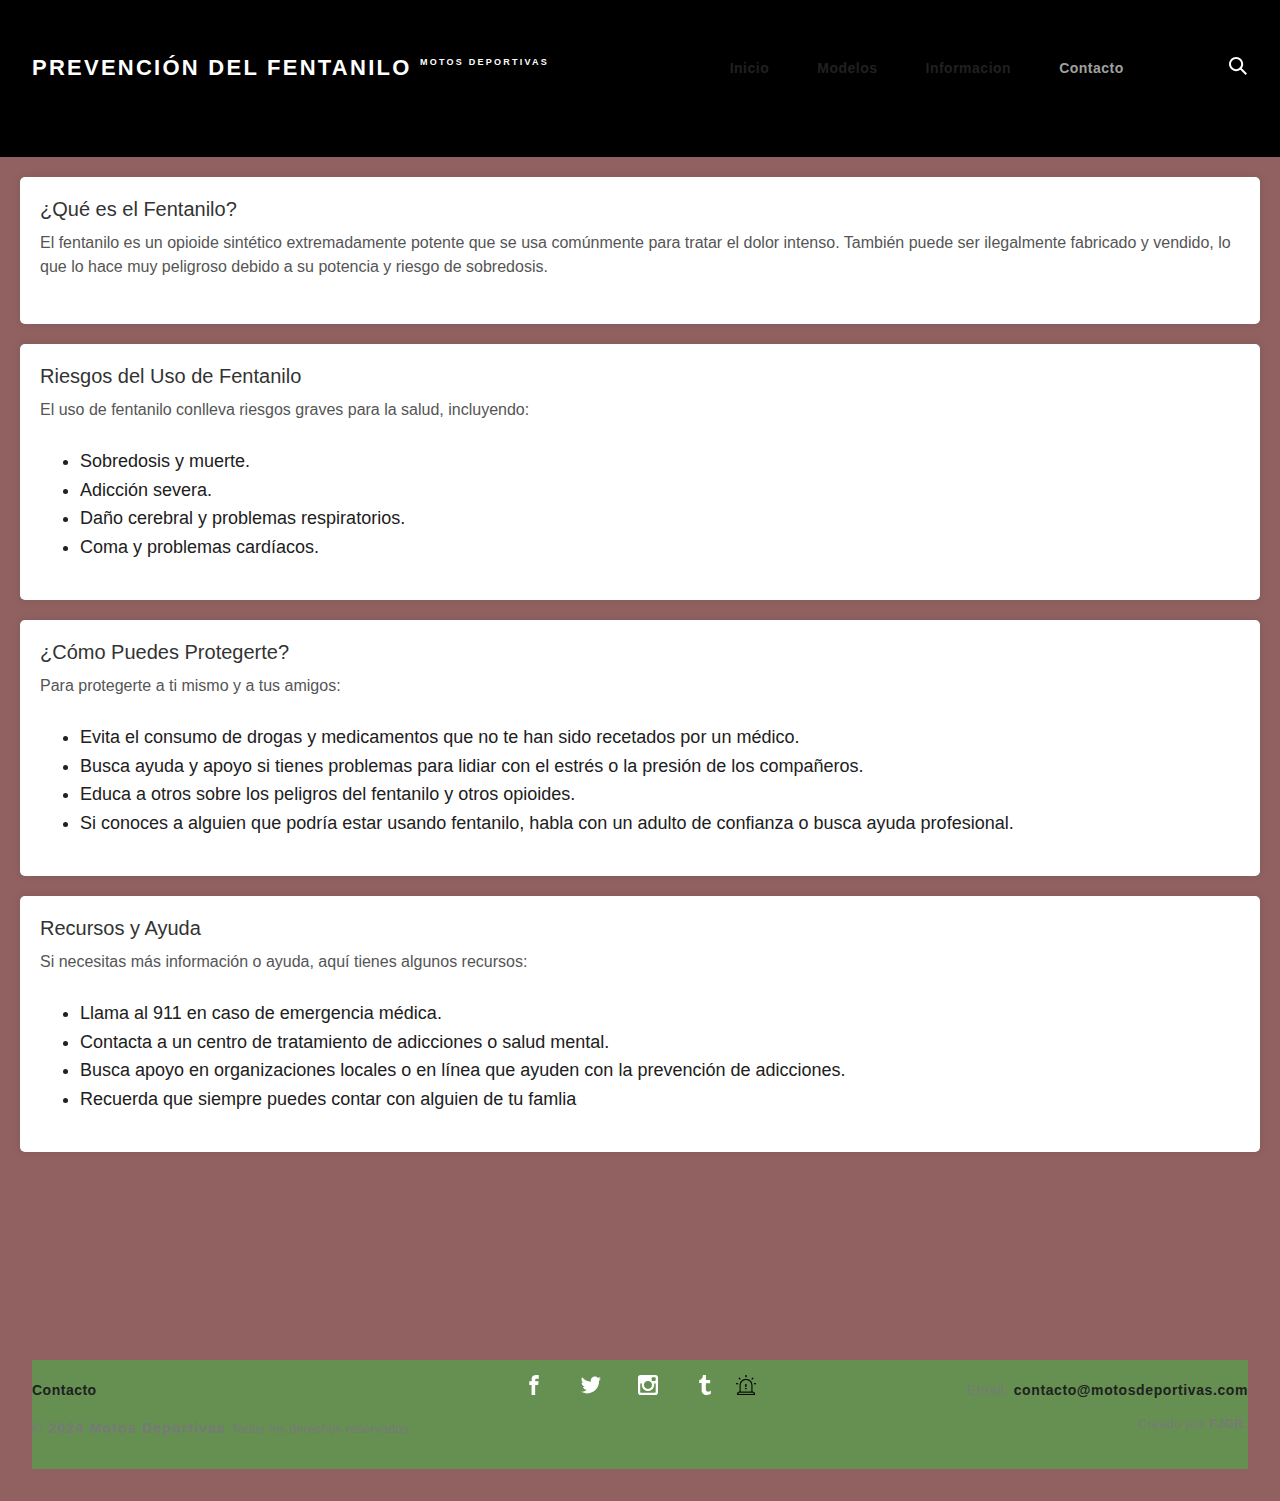
<file: fenta.html>
<!DOCTYPE html>
<html lang="es">
<head>
    <meta charset="UTF-8">
    <meta name="viewport" content="width=device-width, initial-scale=1.0">
    <title>Prevención del Uso de Fentanilo - Para Jóvenes</title>
    <link rel="icon" type="image/svg+xml" href="assets/img/urku-ico.svg">
    <link rel="stylesheet" href="assets/css/aurora-pack.min.css">
    <link rel="stylesheet" href="assets/css/aurora-theme-base.min.css">
    <link rel="stylesheet" href="assets/css/urku.css"> <style>

        body {
            font-family: Arial, sans-serif;
            line-height: 1.6;
            margin: 0;
            padding: 0;
            background-color: #916161;
        }
        footer {
            background-color: #659052;
            color: #fff;
            text-align: center;
            padding: 15px 0;
        }

        header {
            background-color: #333;
            color: #fff;
            padding: 10px 0;
            text-align: center;
        }

        header h1 {
            font-size: 24px;
            margin: 0;
        }

        main {
            padding: 20px;
        }

        section {
            background-color: #fff;
            padding: 20px;
            margin-bottom: 20px;
            border-radius: 5px;
            box-shadow: 0 0 10px rgba(0, 0, 0, 0.1);
        }

        section h2 {
            font-size: 20px;
            margin-bottom: 10px;
            color: #333;
        }

        section p {
            font-size: 16px;
            color: #555;
            line-height: 1.5;
        }

    </style>
</head>
<body>
    <header class="ae-container-fluid ae-container-fluid--full rk-header ">
        <input type="checkbox" id="mobile-menu" class="rk-mobile-menu">
        <label for="mobile-menu">
          <svg>
            <use xlink:href="assets/img/symbols.svg#bar"></use>
          </svg>
          <svg>
            <use xlink:href="assets/img/symbols.svg#bar"></use>
          </svg>
          <svg>
            <use xlink:href="assets/img/symbols.svg#bar"></use>
          </svg>
        </label>
        <div class="ae-container-fluid rk-topbar">
          <h1 class="rk-logo"><a href="index.html">Prevención del Fentanilo   <sup> Motos Deportivas</sup></a></h1>
          <nav class="rk-navigation">
            <ul class="rk-menu">
              <li class="rk-menu__item"><a href="index.html" class="rk-menu__link">Inicio</a>
              </li>
              <li class="rk-menu__item"><a href="modelos.html" class="rk-menu__link">Modelos</a>
              </li>
              <li class="rk-menu__item"><a href="#" class="rk-menu__link">Informacion</a></li>
              <li class="active rk-menu__item"><a href="contact.html" class="rk-menu__link">Contacto</a>
              </li>
            </ul>
            <form class="rk-search">
              <input type="text" placeholder="Search" id="urku-search" class="rk-search-field">
              <label for="urku-search">
                <svg>
                  <use xlink:href="assets/img/symbols.svg#icon-search"></use>
                </svg>
              </label>
            </form>
          </nav>
        </div>
      </header>

    <main>
        <section>
            <h2>¿Qué es el Fentanilo?</h2>
            <p>El fentanilo es un opioide sintético extremadamente potente que se usa comúnmente para tratar el dolor intenso. También puede ser ilegalmente fabricado y vendido, lo que lo hace muy peligroso debido a su potencia y riesgo de sobredosis.</p>
        </section>

        <section>
            <h2>Riesgos del Uso de Fentanilo</h2>
            <p>El uso de fentanilo conlleva riesgos graves para la salud, incluyendo:</p>
            <ul>
                <li>Sobredosis y muerte.</li>
                <li>Adicción severa.</li>
                <li>Daño cerebral y problemas respiratorios.</li>
                <li>Coma y problemas cardíacos.</li>
            </ul>
        </section>

        <section>
            <h2>¿Cómo Puedes Protegerte?</h2>
            <p>Para protegerte a ti mismo y a tus amigos:</p>
            <ul>
                <li>Evita el consumo de drogas y medicamentos que no te han sido recetados por un médico.</li>
                <li>Busca ayuda y apoyo si tienes problemas para lidiar con el estrés o la presión de los compañeros.</li>
                <li>Educa a otros sobre los peligros del fentanilo y otros opioides.</li>
                <li>Si conoces a alguien que podría estar usando fentanilo, habla con un adulto de confianza o busca ayuda profesional.</li>
            </ul>
        </section>

        <section>
            <h2>Recursos y Ayuda</h2>
            <p>Si necesitas más información o ayuda, aquí tienes algunos recursos:</p>
            <ul>
                <li>Llama al 911 en caso de emergencia médica.</li>
                <li>Contacta a un centro de tratamiento de adicciones o salud mental.</li>
                <li>Busca apoyo en organizaciones locales o en línea que ayuden con la prevención de adicciones.</li>
                <li>Recuerda que siempre puedes contar con alguien de tu famlia</li>
            </ul>
        </section>
    </main>

    <footer class="ae-container-fluid rk-footer">
      <div class="ae-grid ae-grid--collapse">
          <div class="ae-grid__item item-lg-4 au-xs-ta-center au-lg-ta-left">
              <ul class="rk-menu rk-footer-menu">
                  <li class="rk-menu__item"><a href="contact.html" class="rk-menu__link">Contacto</a></li>
              </ul>
              <p class="rk-footer__text rk-footer__copy"> <span class="ae-u-bold">© </span><span class="ae-u-bolder">2024 Motos Deportivas </span>Todos los derechos reservados.</p>
          </div>
          <div class="ae-grid__item item-lg-4 au-xs-ta-center">
              <a href="#0" class="rk-social-btn">
                  <svg>
                      <use xlink:href="assets/img/symbols.svg#icon-facebook"></use>
                  </svg>
              </a>
              <a href="#0" class="rk-social-btn">
                  <svg>
                      <use xlink:href="assets/img/symbols.svg#icon-twitter"></use>
                  </svg>
              </a>
              <a href="#0" class="rk-social-btn">
                  <svg>
                      <use xlink:href="assets/img/symbols.svg#icon-pinterest"></use>
                  </svg>
              </a>
              <a href="#0" class="rk-social-btn">
                  <svg>
                      <use xlink:href="assets/img/symbols.svg#icon-tumblr"></use>
                  </svg>
              </a>
              <a href="https://estrategiaenelaula.sep.gob.mx/fentanilo"> <img src="assets/img/alerta.png" alt="" class="rk-social-btn"></a>
            
          </div>
          <div class="ae-grid__item item-lg-4 au-xs-ta-center au-lg-ta-right">
              <p class="rk-footer__text rk-footer__contact"> <span class="ae-u-bold">Email: </span><span class="ae-u-bolder"> <a href="mailto:contacto@motosdeportivas.com" class="rk-dark-color">contacto@motosdeportivas.com </a></span></p>
              <p class="rk-footer__text rk-footer__by">Creado por <a href="http://pixeden.com" class="ae-u-bolder">FJGR.</a></p>
          </div>
      </div>
  </footer>
</body>
</html>
</file>
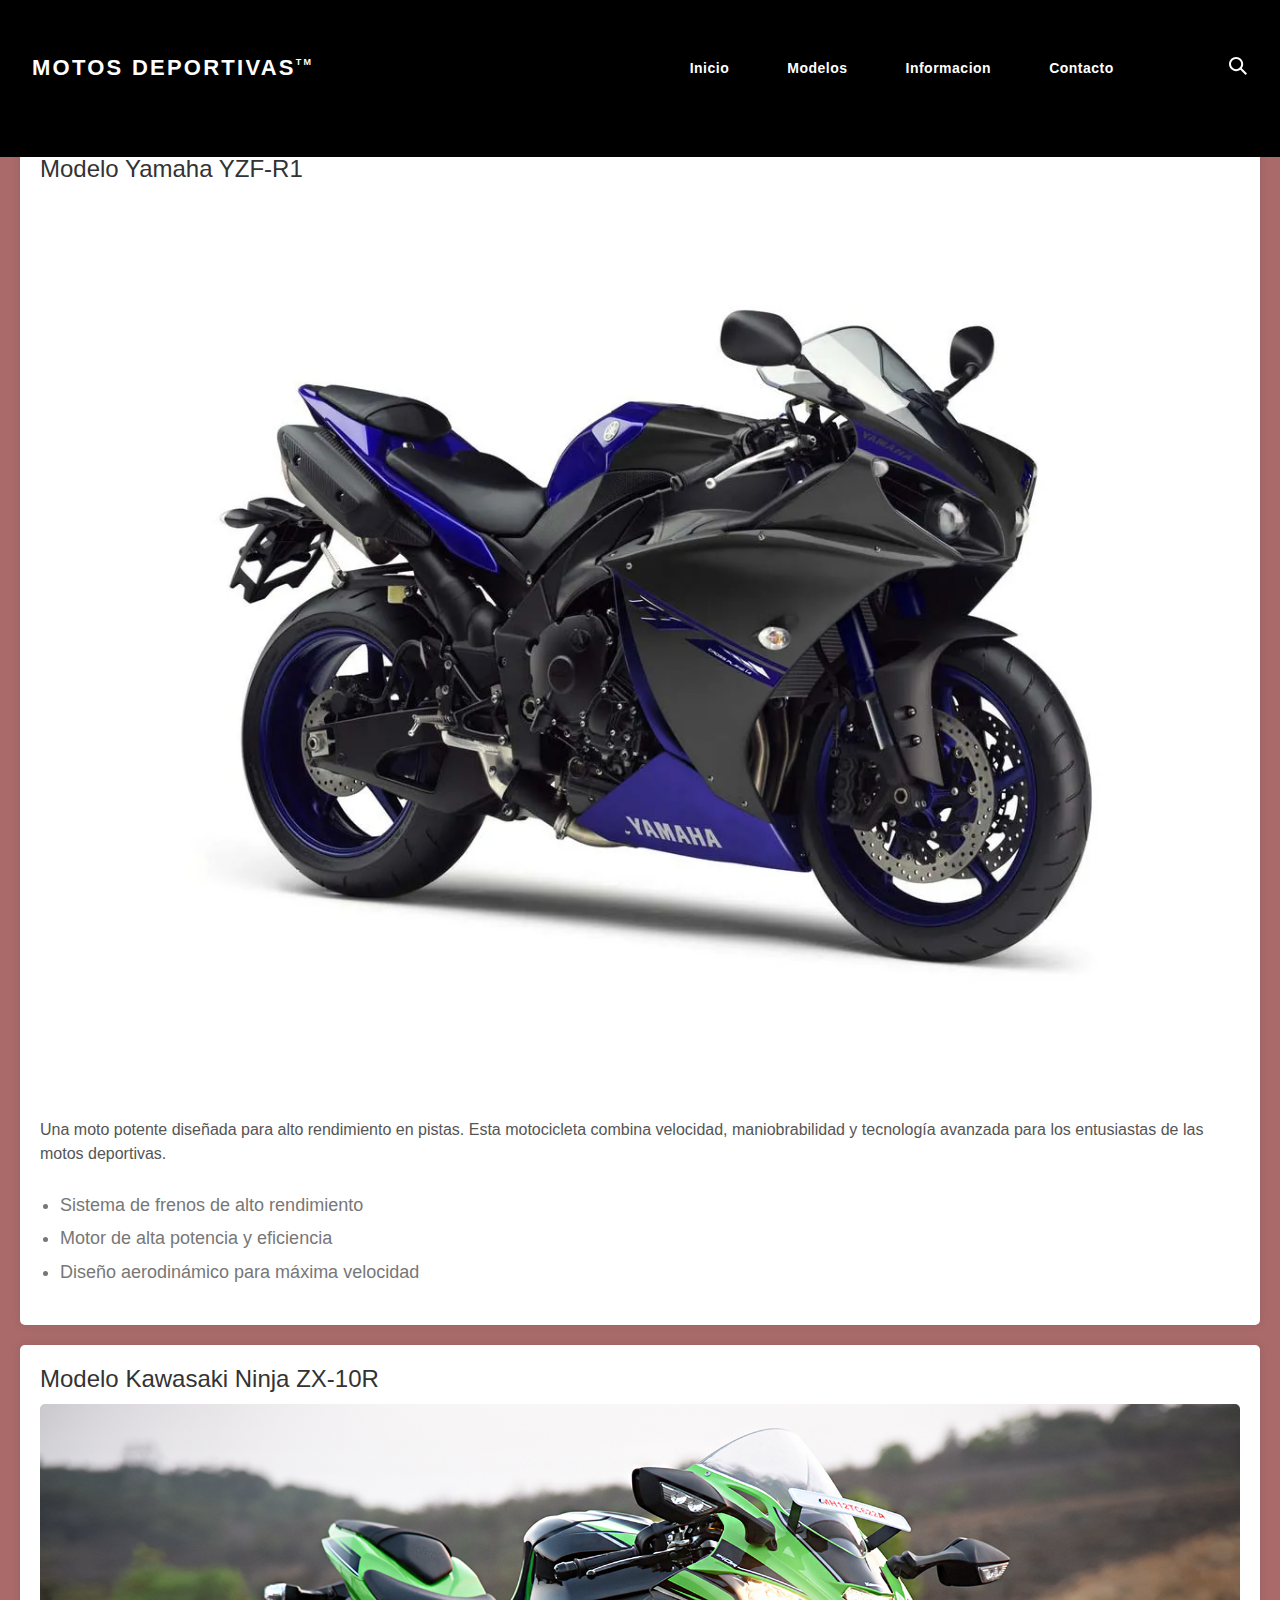
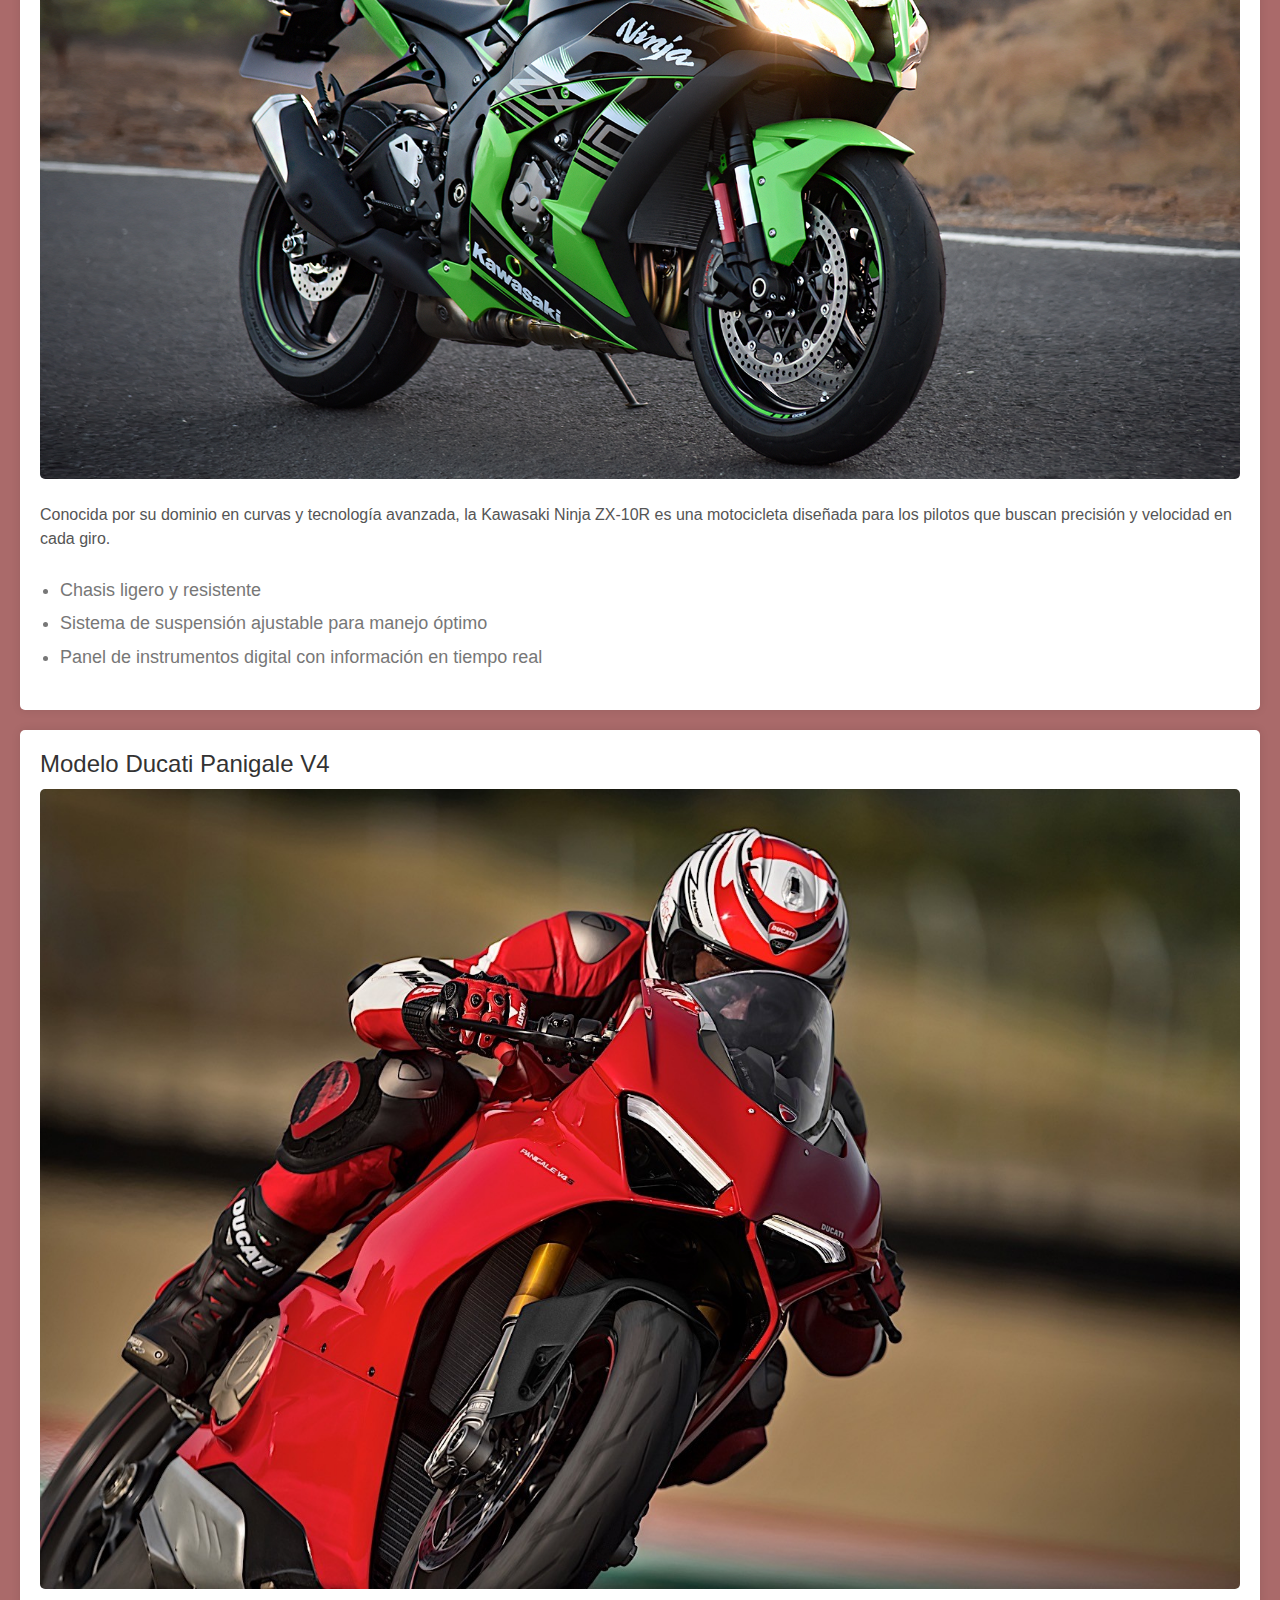
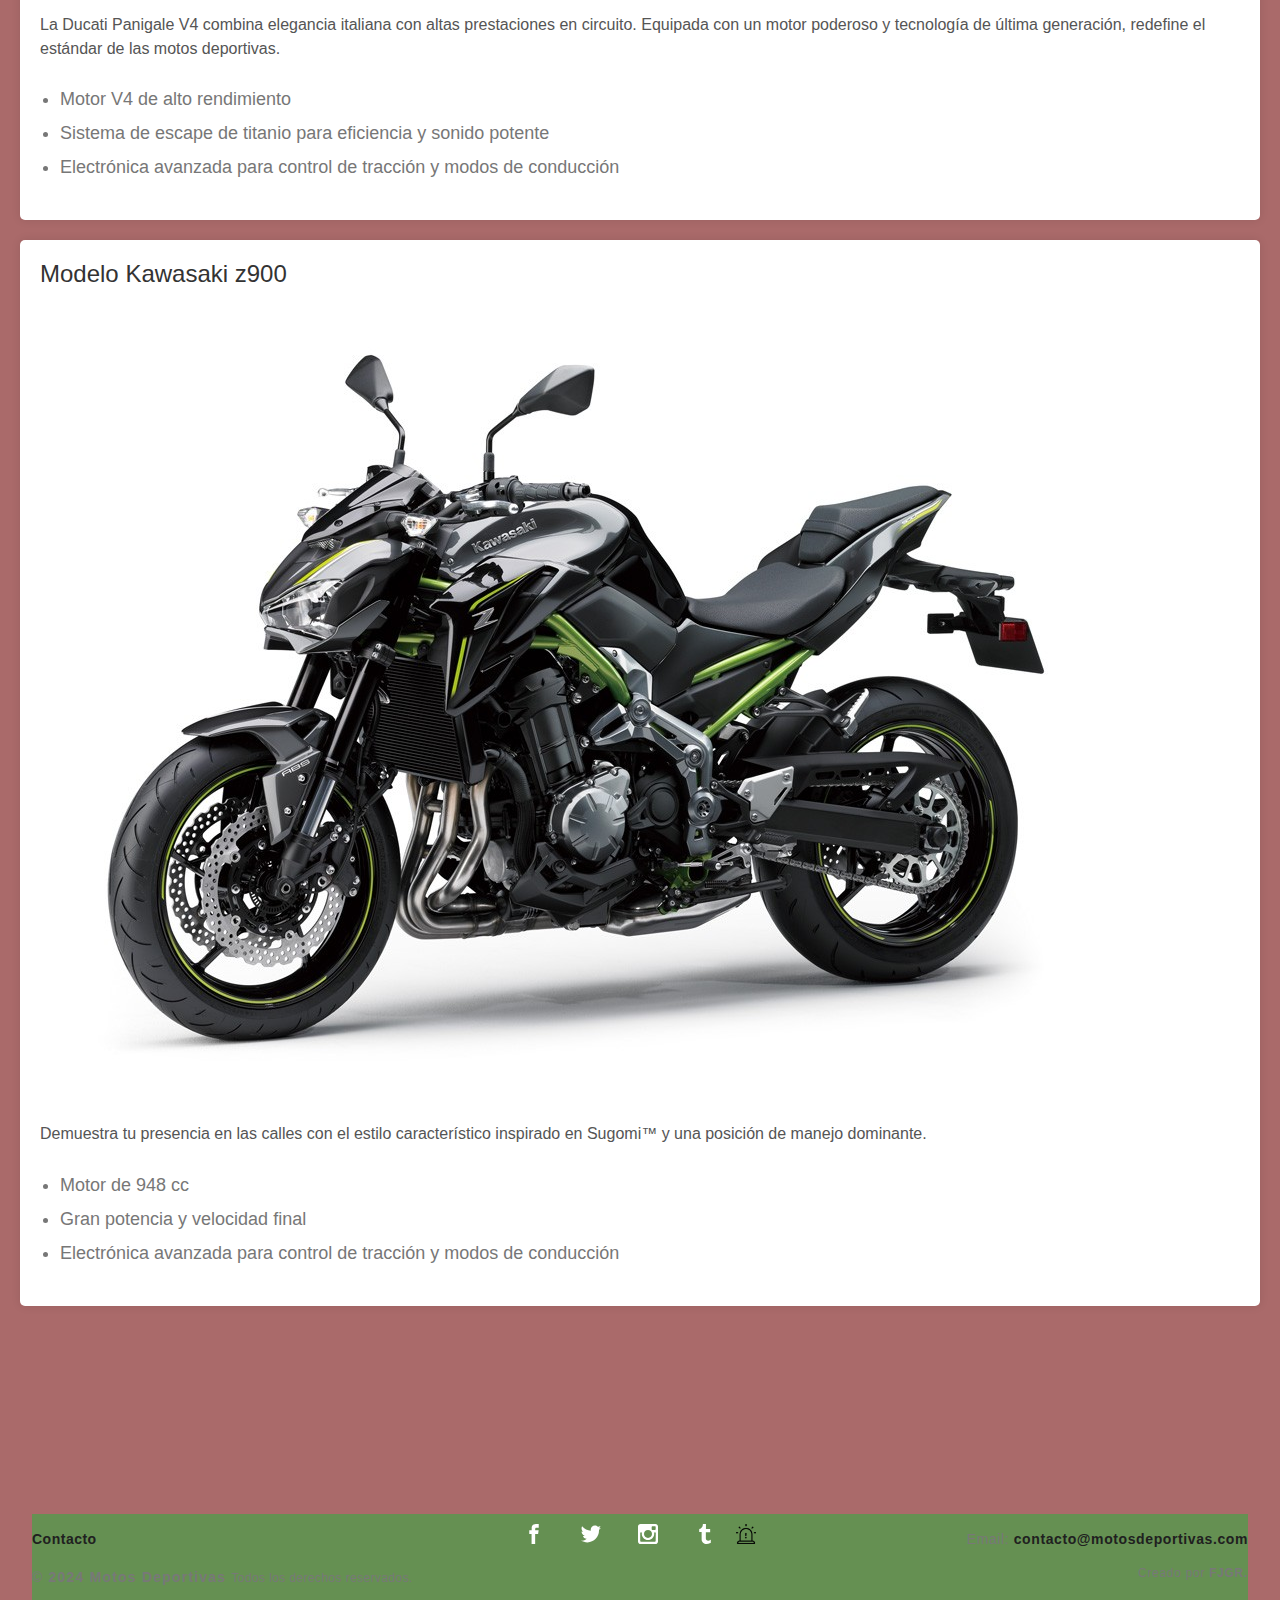
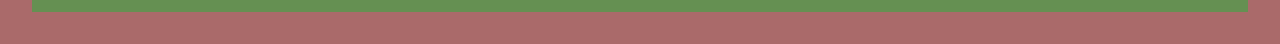
<file: modelos.html>
<!DOCTYPE html>
<html lang="en">
<head>
    <meta charset="UTF-8">
    <meta name="viewport" content="width=device-width, initial-scale=1.0">
    <title>Modelos de Motos Deportivas</title>
    <link rel="icon" type="image/svg+xml" href="assets/img/urku-ico.svg">
    <link rel="stylesheet" href="assets/css/aurora-pack.min.css">
    <link rel="stylesheet" href="assets/css/aurora-theme-base.min.css">
    <link rel="stylesheet" href="assets/css/urku.css"> 
</head>
<style>
  

body {
    font-family: Arial, sans-serif;
    line-height: 1.6;
    margin: 0;
    padding: 0;
    background-color: #aa6a6a;
}

header {
    background-color: #333;
    color: #fff;
    padding: 10px 0;
}

header nav ul {
    list-style-type: none;
    margin: 0;
    padding: 0;
    text-align: center;
}

header nav ul li {
    display: inline;
    margin-right: 10px;
}

header nav ul li a {
    color: #fff;
    text-decoration: none;
    font-weight: bold;
}

header nav ul li a:hover {
    color: #ff8c00; 
}

main {
    padding: 20px;
}

footer {
            background-color: #659052;
            color: #fff;
            text-align: center;
            padding: 10px 0;
        }


.modelo {
    background-color: #fff;
    padding: 20px;
    margin-bottom: 20px;
    border-radius: 5px;
    box-shadow: 0 0 10px rgba(0, 0, 0, 0.1);
}

.modelo h2 {
    font-size: 24px;
    margin-bottom: 10px;
    color: #333;
}

.modelo img {
    max-width: 100%;
    height: auto;
    margin-bottom: 15px;
    border-radius: 5px;
}

.modelo p {
    font-size: 16px;
    color: #555;
    line-height: 1.5;
}

.modelo ul {
    margin-top: 10px;
    padding-left: 20px;
}

.modelo ul li {
    margin-bottom: 5px;
    color: #777;
}



</style>
<body>
</head>
<body class="top-fixed">
    <header class="ae-container-fluid ae-container-fluid--full rk-header">
        <input type="checkbox" id="mobile-menu" class="rk-mobile-menu">
        <label for="mobile-menu">
            <svg>
                <use xlink:href="assets/img/symbols.svg#bar"></use>
            </svg>
            <svg>
                <use xlink:href="assets/img/symbols.svg#bar"></use>
            </svg>
            <svg>
                <use xlink:href="assets/img/symbols.svg#bar"></use>
            </svg>
        </label>
        <div class="ae-container-fluid rk-topbar">
            <h1 class="rk-logo"><a href="index.html">Motos Deportivas<sup>tm</sup></a></h1>
            <nav class="rk-navigation">
                <ul class="rk-menu">
                    <li class="active rk-menu__item"><a href="index.html" class="rk-menu__link">Inicio</a></li>
                    <li class="rk-menu__item"><a href="modelos.html" class="rk-menu__link">Modelos</a></li>
                    <li class="rk-menu__item"><a href="fenta.html" class="rk-menu__link">Informacion</a></li>
                    <li class="rk-menu__item"><a href="contact.html" class="rk-menu__link">Contacto</a></li>
                </ul>
                <form class="rk-search">
                    <input type="text" placeholder="Buscar" id="urku-search" class="rk-search-field">
                    <label for="urku-search">
                        <svg>
                            <use xlink:href="assets/img/symbols.svg#icon-search"></use>
                        </svg>
                    </label>
                </form>
            </nav>
        </div>
    </header>
    <main>
        <section class="modelo">
            <br><br><br>   <br>
         
            <h2>Modelo Yamaha YZF-R1</h2>
            <img src="assets/img/r1.webp" alt="Yamaha YZF-R1">
            <p>Una moto potente diseñada para alto rendimiento en pistas. Esta motocicleta combina velocidad, maniobrabilidad y tecnología avanzada para los entusiastas de las motos deportivas.</p>
            <ul>
                <li>Sistema de frenos de alto rendimiento</li>
                <li>Motor de alta potencia y eficiencia</li>
                <li>Diseño aerodinámico para máxima velocidad</li>
            </ul>
        </section>

        <section class="modelo">
            <h2>Modelo Kawasaki Ninja ZX-10R</h2>
            <img src="assets/img/modelo2.jpg" alt="Kawasaki Ninja ZX-10R">
            <p>Conocida por su dominio en curvas y tecnología avanzada, la Kawasaki Ninja ZX-10R es una motocicleta diseñada para los pilotos que buscan precisión y velocidad en cada giro.</p>
            <ul>
                <li>Chasis ligero y resistente</li>
                <li>Sistema de suspensión ajustable para manejo óptimo</li>
                <li>Panel de instrumentos digital con información en tiempo real</li>
            </ul>
        </section>

        <section class="modelo">
            <h2>Modelo Ducati Panigale V4</h2>
            <img src="assets/img/modelo23jpg.jpg" alt="Ducati Panigale V4">
            <p>La Ducati Panigale V4 combina elegancia italiana con altas prestaciones en circuito. Equipada con un motor poderoso y tecnología de última generación, redefine el estándar de las motos deportivas.</p>
            <ul>
                <li>Motor V4 de alto rendimiento</li>
                <li>Sistema de escape de titanio para eficiencia y sonido potente</li>
                <li>Electrónica avanzada para control de tracción y modos de conducción</li>
            </ul>
        </section>
        <section class="modelo">
            <h2>Modelo Kawasaki z900</h2>
            <img src="assets/img/modelo4.jpg" alt="z900">
            <p> Demuestra tu presencia en las calles con el estilo característico inspirado en Sugomi™ y una posición de manejo dominante.</p>
            <ul>
                <li>Motor  de 948 cc</li>
                <li>Gran potencia y velocidad final</li>
                <li>Electrónica avanzada para control de tracción y modos de conducción</li>
            </ul>
        </section>
    </main>
    <footer class="ae-container-fluid rk-footer">
        <div class="ae-grid ae-grid--collapse">
            <div class="ae-grid__item item-lg-4 au-xs-ta-center au-lg-ta-left">
                <ul class="rk-menu rk-footer-menu">
                    <li class="rk-menu__item"><a href="contact.html" class="rk-menu__link">Contacto</a></li>
                </ul>
                <p class="rk-footer__text rk-footer__copy"> <span class="ae-u-bold">© </span><span class="ae-u-bolder">2024 Motos Deportivas </span>Todos los derechos reservados.</p>
            </div>
            <div class="ae-grid__item item-lg-4 au-xs-ta-center">
                <a href="#0" class="rk-social-btn">
                    <svg>
                        <use xlink:href="assets/img/symbols.svg#icon-facebook"></use>
                    </svg>
                </a>
                <a href="#0" class="rk-social-btn">
                    <svg>
                        <use xlink:href="assets/img/symbols.svg#icon-twitter"></use>
                    </svg>
                </a>
                <a href="#0" class="rk-social-btn">
                    <svg>
                        <use xlink:href="assets/img/symbols.svg#icon-pinterest"></use>
                    </svg>
                </a>
                <a href="#0" class="rk-social-btn">
                    <svg>
                        <use xlink:href="assets/img/symbols.svg#icon-tumblr"></use>
                    </svg>
                </a>
                <a href="https://estrategiaenelaula.sep.gob.mx/fentanilo"> <img src="assets/img/alerta.png" alt="" class="rk-social-btn"></a>
            
            </div>
            <div class="ae-grid__item item-lg-4 au-xs-ta-center au-lg-ta-right">
                <p class="rk-footer__text rk-footer__contact"> <span class="ae-u-bold">Email: </span><span class="ae-u-bolder"> <a href="mailto:contacto@motosdeportivas.com" class="rk-dark-color">contacto@motosdeportivas.com </a></span></p>
                <p class="rk-footer__text rk-footer__by">Creado por <a href="http://pixeden.com" class="ae-u-bolder">FJGR.</a></p>
            </div>
        </div>
    </footer>

</body>
</html>
</file>
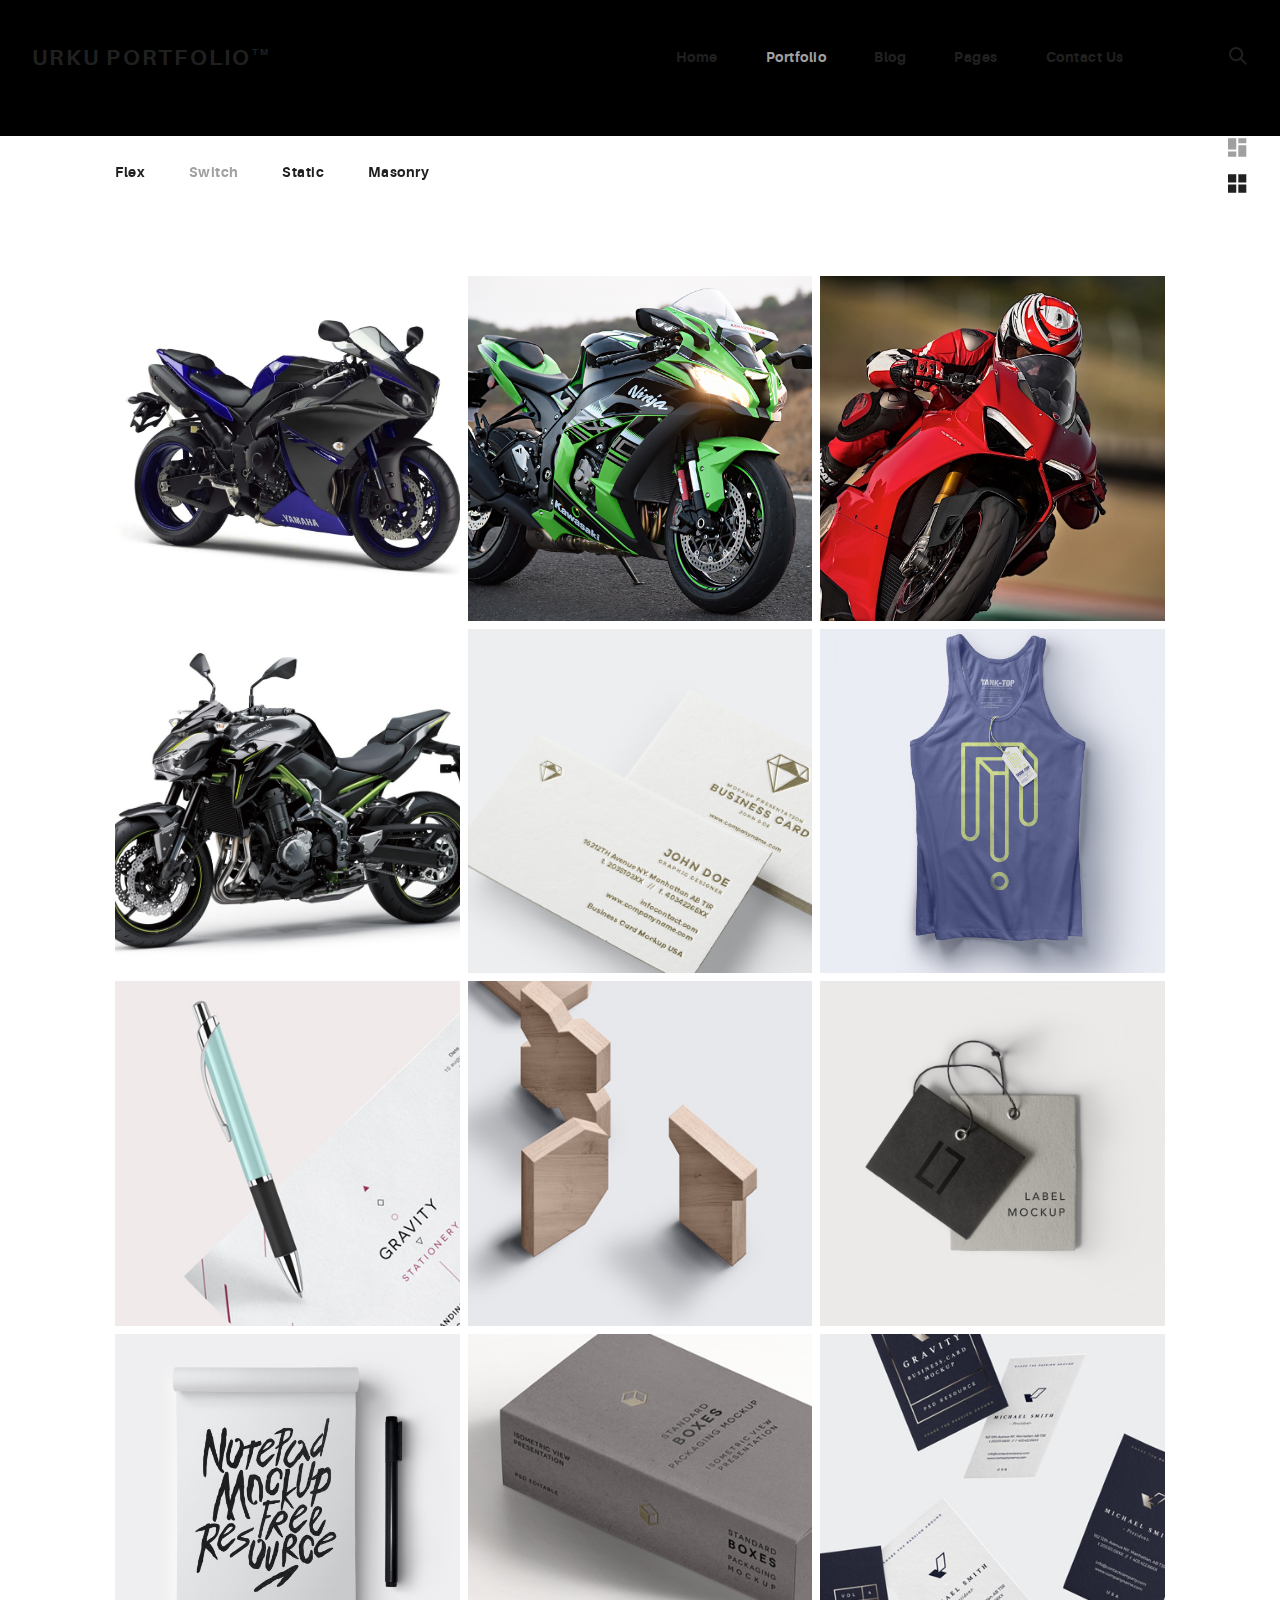
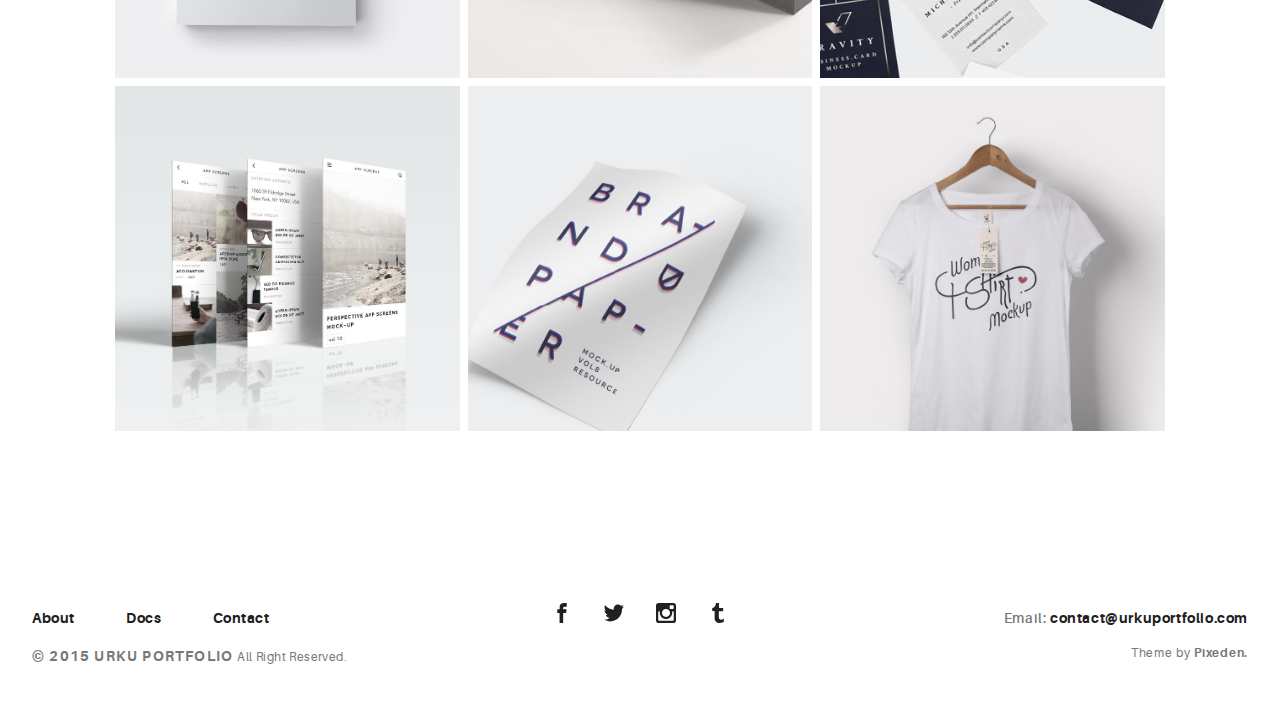
<file: portfolio-alt.html>
<!DOCTYPE html>
<html>
  <head>
    <meta name="viewport" content="width=device-width, initial-scale=1.0">
    <meta charset="UTF-8">
    <title>Urku Portfolio :: Pixeden</title>
    <link rel="icon" type="image/svg+xml" href="assets/img/urku-ico.svg">
    <link rel="stylesheet" href="assets/css/aurora-pack.min.css">
    <link rel="stylesheet" href="assets/css/aurora-theme-base.min.css">
    <link rel="stylesheet" href="assets/css/urku.css">
  </head>
  <body class="top-fixed">
    <header class="ae-container-fluid ae-container-fluid--full rk-header ">
      <input type="checkbox" id="mobile-menu" class="rk-mobile-menu">
      <label for="mobile-menu">
        <svg>
          <use xlink:href="assets/img/symbols.svg#bar"></use>
        </svg>
        <svg>
          <use xlink:href="assets/img/symbols.svg#bar"></use>
        </svg>
        <svg>
          <use xlink:href="assets/img/symbols.svg#bar"></use>
        </svg>
      </label>
      <div class="ae-container-fluid rk-topbar">
        <h1 class="rk-logo"><a href="index.html">urku portfolio<sup>tm</sup></a></h1>
        <nav class="rk-navigation">
          <ul class="rk-menu">
            <li class="rk-menu__item"><a href="index.html" class="rk-menu__link">Home</a>
            </li>
            <li class="active rk-menu__item"><a href="portfolio.html" class="rk-menu__link">Portfolio</a>
            </li>
            <li class="rk-menu__item"><a href="blog.html" class="rk-menu__link">Blog</a>
            </li>
            <li class="rk-menu__item"><a href="#0" class="rk-menu__link">Pages</a>
              <nav class="rk-menu__sub">
                <ul class="rk-container">
                  <li class="rk-menu__item"><a href="about.html" class="rk-menu__link">About</a></li>
                  <li class="rk-menu__item"><a href="documentation.html" class="rk-menu__link">Documentation</a></li>
                  <li class="rk-menu__item"><a href="design-styles.html" class="rk-menu__link">Design Styles</a></li>
                </ul>
              </nav>
            </li>
            <li class="rk-menu__item"><a href="contact.html" class="rk-menu__link">Contact Us</a>
            </li>
          </ul>
          <form class="rk-search">
            <input type="text" placeholder="Search" id="urku-search" class="rk-search-field">
            <label for="urku-search">
              <svg>
                <use xlink:href="assets/img/symbols.svg#icon-search"></use>
              </svg>
            </label>
          </form>
        </nav>
      </div>
    </header>
    <section class="ae-container-fluid rk-main">
      <input type="radio" name="layout-ctrl" checked id="layout-base" class="layout-ctrl-input">
      <div class="ae-container-fluid rk-layout-ctrl-cont">
        <label for="layout-base" class="rk-layout-ctrl">
          <svg>
            <use xlink:href="assets/img/symbols.svg#icon-view-default"></use>
          </svg>
        </label>
      </div>
      <input type="radio" name="layout-ctrl" id="layout-grid" class="layout-ctrl-input">
      <div class="ae-container-fluid rk-layout-ctrl-cont">
        <label for="layout-grid" class="rk-layout-ctrl">
          <svg>
            <use xlink:href="assets/img/symbols.svg#icon-view-alt"></use>
          </svg>
        </label>
      </div>
      <div class="rk-layout-ctrl-mobile">
        <svg viewBox="0 0 9 9" class="layout-mob-1">
          <rect width="100%" height="100%" fill="currentColor"></rect>
        </svg>
        <svg viewBox="0 0 9 9" class="layout-mob-2">
          <rect width="100%" height="100%" fill="currentColor"></rect>
        </svg>
        <svg viewBox="0 0 9 9" class="layout-mob-3">
          <rect width="100%" height="100%" fill="currentColor"></rect>
        </svg>
        <svg viewBox="0 0 9 9" class="layout-mob-4">
          <rect width="100%" height="100%" fill="currentColor"></rect>
        </svg>
      </div>
      <section class="ae-container-fluid ae-container-fluid--inner rk-portfolio">
        <div class="au-xs-ta-center au-lg-ta-left">
          <ul class="rk-menu rk-categories-menu">
            <li class="rk-menu__item"><a href="portfolio.html" class="rk-menu__link">Flex</a>
            </li>
            <li class="active rk-menu__item"><a href="portfolio-alt.html" class="rk-menu__link">Switch</a>
            </li>
            <li class="rk-menu__item"><a href="portfolio-raw.html" class="rk-menu__link">Static</a>
            </li>
            <li class="rk-menu__item"><a href="portfolio-masonry.html" class="rk-menu__link">Masonry</a>
            </li>
          </ul>
        </div>
        <div class="rk-portfolio__items"><a href="portfolio-item.html" class="rk-item rk-item--flex item-1 rk-size-4 rk-tosize-3 rk-square ">
            <div class="item-meta">
              <h2>Essential Stationery</h2>
              <p>Branding</p>
            </div></a><a href="portfolio-item.html" class="rk-item rk-item--flex item-2 rk-size-4 rk-tosize-3 rk-square ">
            <div class="item-meta">
              <h2>Pickled Tousled</h2>
              <p>Art Direction</p>
            </div></a><a href="portfolio-item.html" class="rk-item rk-item--flex item-3 rk-size-4 rk-tosize-3 rk-square ">
            <div class="item-meta">
              <h2>Waistcoat vegan</h2>
              <p>Graphic Design</p>
            </div></a><a href="portfolio-item.html" class="rk-item rk-item--flex item-4 rk-size-4 rk-tosize-3 rk-square ">
            <div class="item-meta">
              <h2>Tumblr hammock</h2>
              <p>Packaging</p>
            </div></a><a href="portfolio-item.html" class="rk-item rk-item--flex item-5 rk-size-4  rk-square ">
            <div class="item-meta">
              <h2>Biodiesel etsy</h2>
              <p>Branding</p>
            </div></a><a href="portfolio-item.html" class="rk-item rk-item--flex item-6 rk-size-4  rk-square ">
            <div class="item-meta">
              <h2>Gentrify artisan</h2>
              <p>Graphic Design</p>
            </div></a><a href="portfolio-item.html" class="rk-item rk-item--flex item-7 rk-size-4  rk-square ">
            <div class="item-meta">
              <h2>Plaid austin</h2>
              <p>Graphic Design</p>
            </div></a><a href="portfolio-item.html" class="rk-item rk-item--flex item-8 rk-size-4 rk-tosize-6 rk-square ">
            <div class="item-meta">
              <h2>Trust fund</h2>
              <p>Packaging</p>
            </div></a><a href="portfolio-item.html" class="rk-item rk-item--flex item-9 rk-size-4 rk-tosize-6 rk-square ">
            <div class="item-meta">
              <h2>Gentrify pork</h2>
              <p>Branding</p>
            </div></a><a href="portfolio-item.html" class="rk-item rk-item--flex item-10 rk-size-4 rk-tosize-3 rk-square ">
            <div class="item-meta">
              <h2>Waistcoat ugh</h2>
              <p>UI/UX</p>
            </div></a><a href="portfolio-item.html" class="rk-item rk-item--flex item-11 rk-size-4 rk-tosize-3 rk-square ">
            <div class="item-meta">
              <h2>Deep v kogi</h2>
              <p>Graphic Design</p>
            </div></a><a href="portfolio-item.html" class="rk-item rk-item--flex item-12 rk-size-4 rk-tosize-3 rk-square ">
            <div class="item-meta">
              <h2>Venmo trust</h2>
              <p>Packaging</p>
            </div></a><a href="portfolio-item.html" class="rk-item rk-item--flex item-13 rk-size-4 rk-tosize-3 rk-square ">
            <div class="item-meta">
              <h2>Venmo trust</h2>
              <p>Ui/UX</p>
            </div></a><a href="portfolio-item.html" class="rk-item rk-item--flex item-14 rk-size-4 rk-tosize-6 rk-square rk-toportrait">
            <div class="item-meta">
              <h2>Gentrify semiotic</h2>
              <p>Art Direction</p>
            </div></a><a href="portfolio-item.html" class="rk-item rk-item--flex item-15 rk-size-4 rk-tosize-6 rk-square rk-toportrait">
            <div class="item-meta">
              <h2>Migas artisan</h2>
              <p>Photography</p>
            </div></a>
        </div>
      </section>
    </section>
    <footer class="ae-container-fluid rk-footer ">
      <div class="ae-grid ae-grid--collapse">
        <div class="ae-grid__item item-lg-4 au-xs-ta-center au-lg-ta-left">
          <ul class="rk-menu rk-footer-menu">
            <li class="rk-menu__item"><a href="about.html" class="rk-menu__link">About</a>
            </li>
            <li class="rk-menu__item"><a href="documentation.html" class="rk-menu__link">Docs</a>
            </li>
            <li class="rk-menu__item"><a href="contact.html" class="rk-menu__link">Contact</a>
            </li>
          </ul>
          <p class="rk-footer__text rk-footer__copy "> <span class="ae-u-bold">© </span><span class="ae-u-bolder">2015 URKU PORTFOLIO </span>All Right Reserved.</p>
        </div>
        <div class="ae-grid__item item-lg-4 au-xs-ta-center"><a href="#0" class="rk-social-btn ">
            <svg>
              <use xlink:href="assets/img/symbols.svg#icon-facebook"></use>
            </svg></a><a href="#0" class="rk-social-btn ">
            <svg>
              <use xlink:href="assets/img/symbols.svg#icon-twitter"></use>
            </svg></a><a href="#0" class="rk-social-btn ">
            <svg>
              <use xlink:href="assets/img/symbols.svg#icon-pinterest"></use>
            </svg></a><a href="#0" class="rk-social-btn ">
            <svg>
              <use xlink:href="assets/img/symbols.svg#icon-tumblr"></use>
            </svg></a></div>
        <div class="ae-grid__item item-lg-4 au-xs-ta-center au-lg-ta-right">
          <p class="rk-footer__text rk-footer__contact "> <span class="ae-u-bold">Email: </span><span class="ae-u-bolder"> <a href="#0" class="rk-dark-color ">contact@urkuportfolio.com </a></span></p>
          <p class="rk-footer__text rk-footer__by">Theme by <a href="http://pixeden.com" class="ae-u-bolder">Pixeden.</a></p>
        </div>
      </div>
    </footer>
    <script src="assets/js/svg4everybody.min.js"></script>
    <script>svg4everybody();</script>
  </body>
</html>
</file>
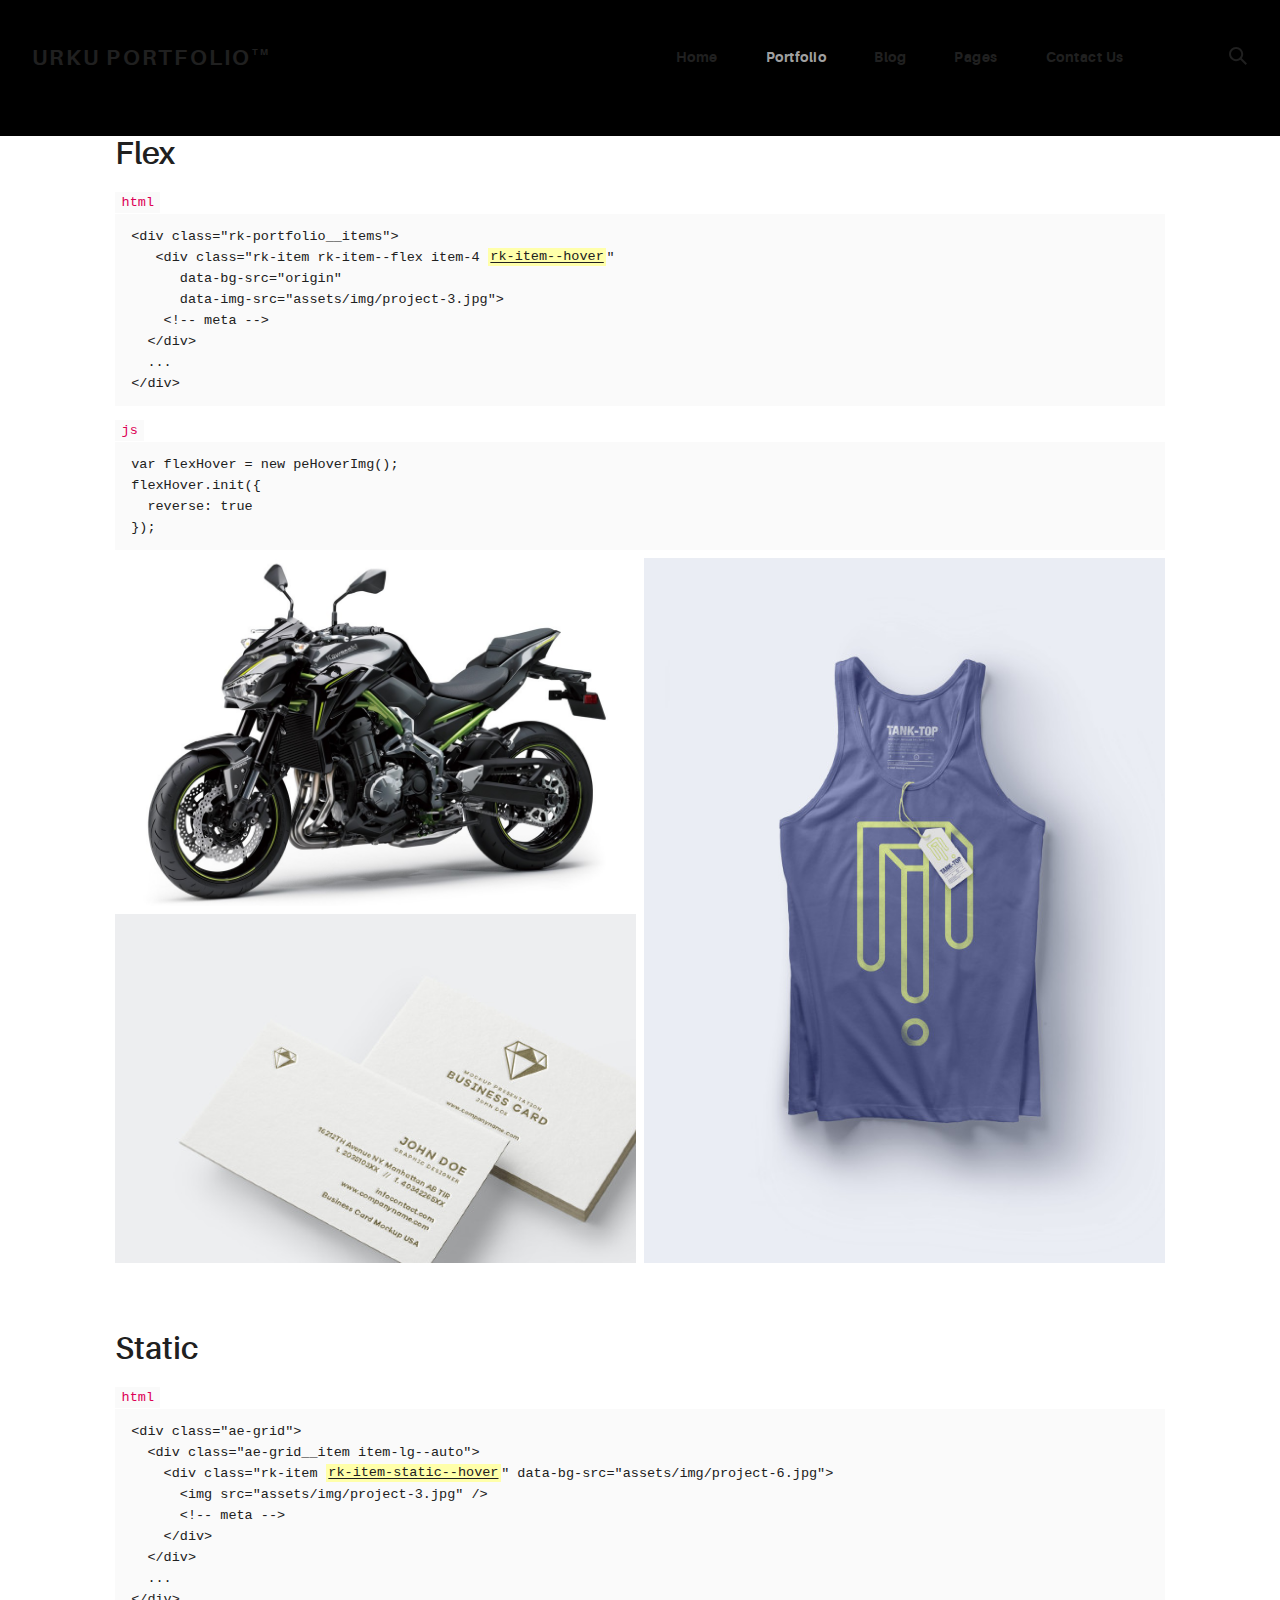
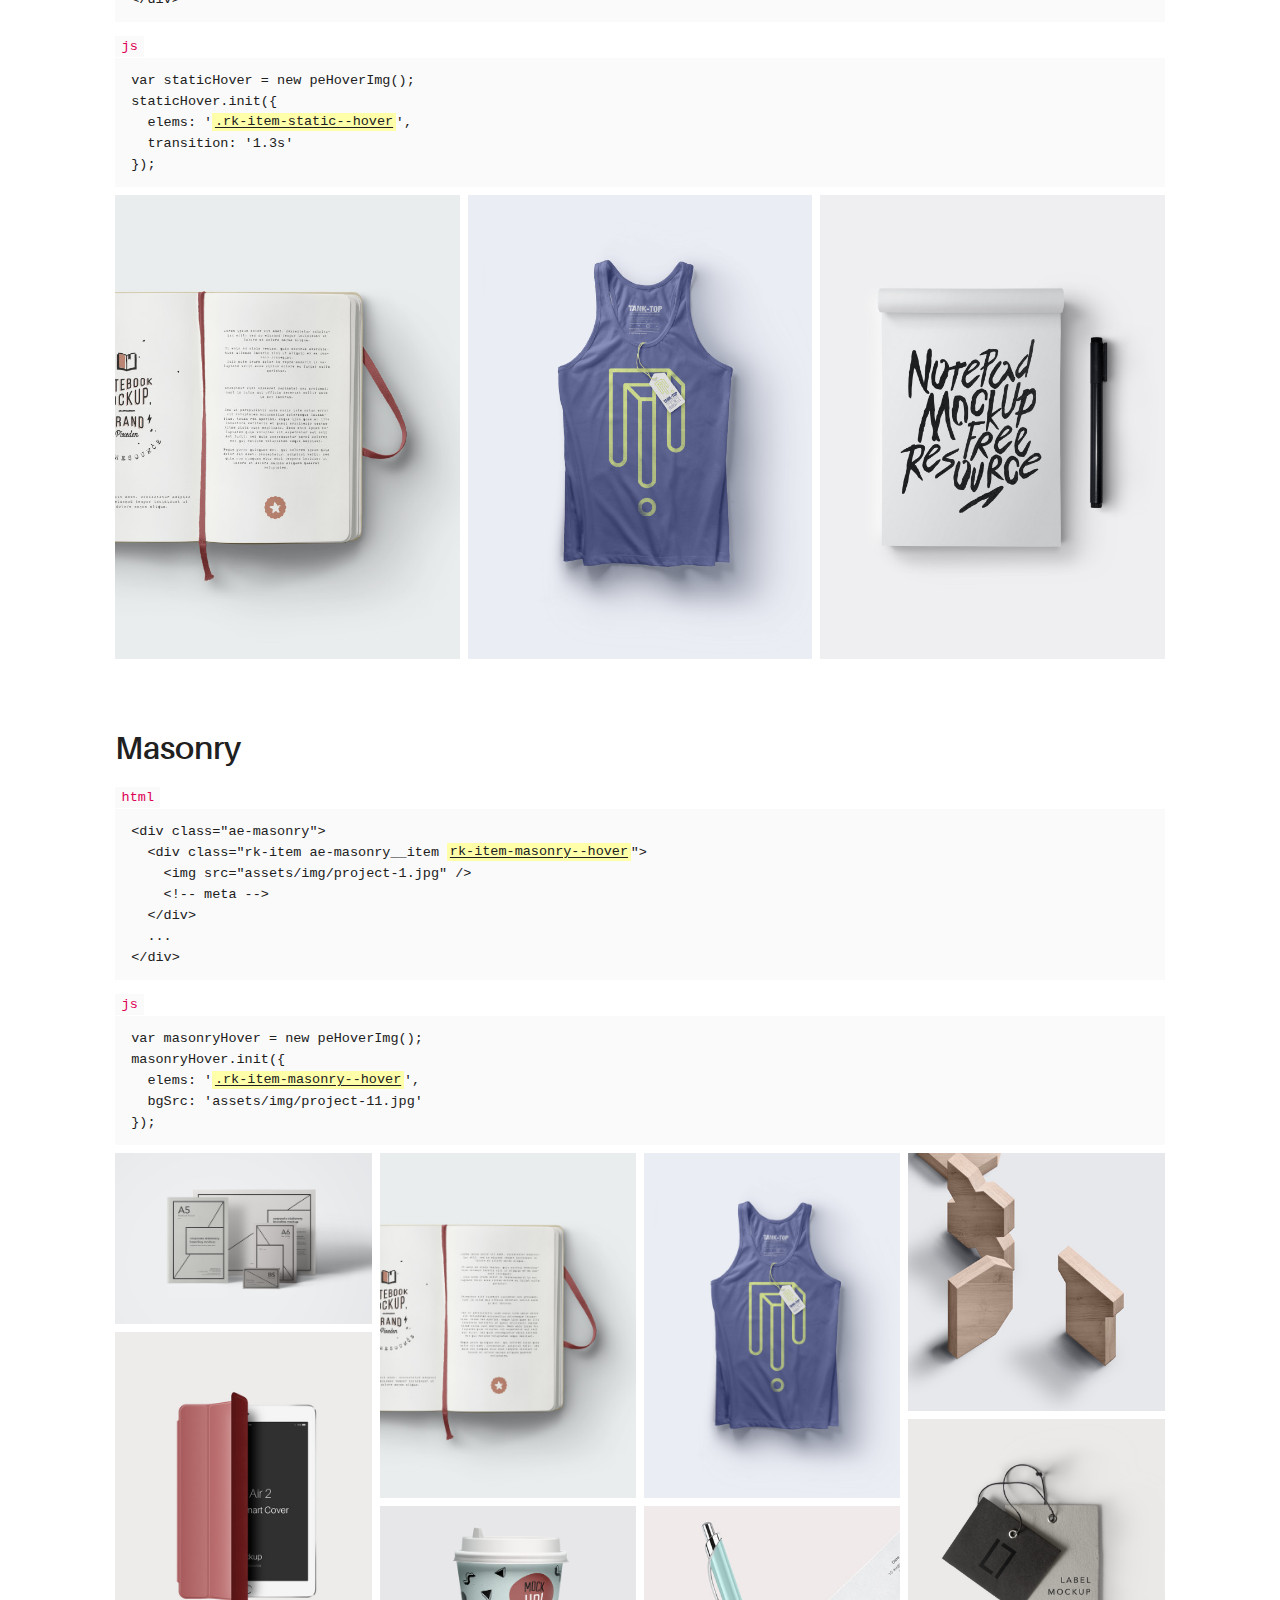
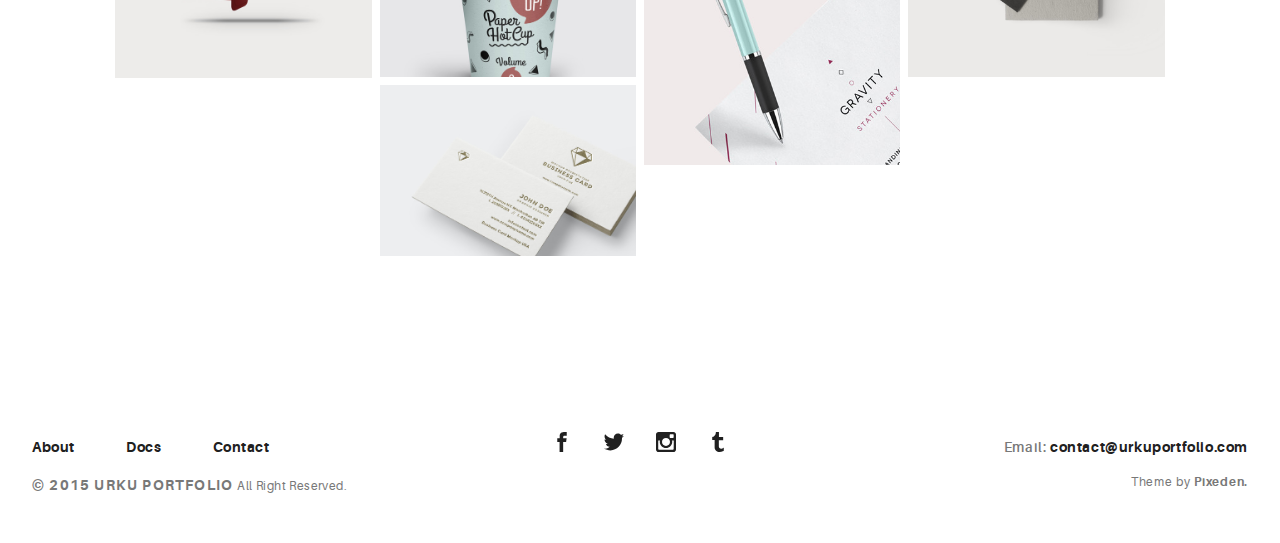
<file: portfolio-hover.html>
<!DOCTYPE html>
<html>
  <head>
    <meta name="viewport" content="width=device-width, initial-scale=1.0">
    <meta charset="UTF-8">
    <title>Urku Portfolio :: Pixeden</title>
    <link rel="icon" type="image/svg+xml" href="assets/img/urku-ico.svg">
    <link rel="stylesheet" href="assets/css/aurora-pack.min.css">
    <link rel="stylesheet" href="assets/css/aurora-theme-base.min.css">
    <link rel="stylesheet" href="assets/css/urku.css">
  </head>
  <body class="top-fixed">
    <header class="ae-container-fluid ae-container-fluid--full rk-header ">
      <input type="checkbox" id="mobile-menu" class="rk-mobile-menu">
      <label for="mobile-menu">
        <svg>
          <use xlink:href="assets/img/symbols.svg#bar"></use>
        </svg>
        <svg>
          <use xlink:href="assets/img/symbols.svg#bar"></use>
        </svg>
        <svg>
          <use xlink:href="assets/img/symbols.svg#bar"></use>
        </svg>
      </label>
      <div class="ae-container-fluid rk-topbar">
        <h1 class="rk-logo"><a href="index.html">urku portfolio<sup>tm</sup></a></h1>
        <nav class="rk-navigation">
          <ul class="rk-menu">
            <li class="rk-menu__item"><a href="index.html" class="rk-menu__link">Home</a>
            </li>
            <li class="active rk-menu__item"><a href="portfolio.html" class="rk-menu__link">Portfolio</a>
            </li>
            <li class="rk-menu__item"><a href="blog.html" class="rk-menu__link">Blog</a>
            </li>
            <li class="rk-menu__item"><a href="#0" class="rk-menu__link">Pages</a>
              <nav class="rk-menu__sub">
                <ul class="rk-container">
                  <li class="rk-menu__item"><a href="about.html" class="rk-menu__link">About</a></li>
                  <li class="rk-menu__item"><a href="documentation.html" class="rk-menu__link">Documentation</a></li>
                  <li class="rk-menu__item"><a href="design-styles.html" class="rk-menu__link">Design Styles</a></li>
                </ul>
              </nav>
            </li>
            <li class="rk-menu__item"><a href="contact.html" class="rk-menu__link">Contact Us</a>
            </li>
          </ul>
          <form class="rk-search">
            <input type="text" placeholder="Search" id="urku-search" class="rk-search-field">
            <label for="urku-search">
              <svg>
                <use xlink:href="assets/img/symbols.svg#icon-search"></use>
              </svg>
            </label>
          </form>
        </nav>
      </div>
    </header>
    <section class="rk-container rk-main">
      <section class="ae-container-fluid ae-container-fluid--inner rk-portfolio">
        <h3>Flex</h3><code>html</code>
        <pre><code>&lt;div class=&quot;rk-portfolio__items&quot;&gt;
   &lt;div class=&quot;rk-item rk-item--flex item-4 <ins>rk-item--hover</ins>&quot; 
      data-bg-src=&quot;origin&quot; 
      data-img-src=&quot;assets/img/project-3.jpg&quot;&gt;
    &lt;!-- meta --&gt;
  &lt;/div&gt;
  ...
&lt;/div&gt;</code></pre><code>js</code>
        <pre><code>var flexHover = new peHoverImg();
flexHover.init({
  reverse: true
});</code></pre>
        <div class="rk-portfolio__items">
          <div class="rk-items-cont rk-size-6 rk-tosize-8"><a href="portfolio-item.html" data-bg-src="origin" data-img-src="assets/img/project-3.jpg" class="rk-item rk-item--flex item-4 rk-size-12 rk-landscape rk-item--hover"> 
              <div class="item-meta">
                <h2>Tumblr hammock</h2>
                <p>Packaging</p>
              </div></a><a href="portfolio-item.html" data-bg-src="origin" data-img-src="assets/img/project-11.jpg" class="rk-item rk-item--flex item-5 rk-size-12 rk-landscape rk-item--hover"> 
              <div class="item-meta">
                <h2>Biodiesel etsy</h2>
                <p>Branding</p>
              </div></a></div><a href="portfolio-item.html" data-bg-src="origin" data-img-src="assets/img/project-2.jpg" class="rk-item rk-item--flex item-6 rk-size-6 rk-portrait rk-item--hover"> 
            <div class="item-meta">
              <h2>Gentrify artisan</h2>
              <p>Graphic Design</p>
            </div></a>
        </div>
        <h3 class="au-mt-4">Static</h3><code>html</code>
        <pre><code>&lt;div class=&quot;ae-grid&quot;&gt;
  &lt;div class=&quot;ae-grid__item item-lg--auto&quot;&gt;
    &lt;div class=&quot;rk-item <ins>rk-item-static--hover</ins>&quot; data-bg-src=&quot;assets/img/project-6.jpg&quot;&gt;
      &lt;img src=&quot;assets/img/project-3.jpg&quot; /&gt;
      &lt;!-- meta --&gt;
    &lt;/div&gt;
  &lt;/div&gt;
  ...
&lt;/div&gt;</code></pre><code>js</code>
        <pre><code>var staticHover = new peHoverImg();
staticHover.init({
  elems: '<ins>.rk-item-static--hover</ins>',
  transition: '1.3s'
});</code></pre>
        <div class="ae-grid">
          <div class="ae-grid__item item-lg--auto"><a href="portfolio-item.html" data-bg-src="assets/img/project-6.jpg" class="rk-item rk-item-static--hover"><img src="assets/img/project-3.jpg" alt="">
              <div class="item-meta">
                <h2>Waistcoat vegan</h2>
                <p>Graphic Design</p>
              </div></a></div>
          <div class="ae-grid__item item-lg--auto"><a href="portfolio-item.html" data-bg-src="assets/img/project-10.jpg" class="rk-item rk-item-static--hover"><img src="assets/img/project-6.jpg" alt="">
              <div class="item-meta">
                <h2>Gentrify artisan</h2>
                <p>Graphic Design</p>
              </div></a></div>
          <div class="ae-grid__item item-lg--auto"><a href="portfolio-item.html" data-bg-src="assets/img/project-3.jpg" class="rk-item rk-item-static--hover"><img src="assets/img/project-10.jpg" alt="">
              <div class="item-meta">
                <h2>Waistcoat ugh</h2>
                <p>UI/UX</p>
              </div></a></div>
        </div>
        <h3 class="au-mt-4">Masonry</h3><code>html</code>
        <pre><code>&lt;div class=&quot;ae-masonry&quot;&gt;
  &lt;div class=&quot;rk-item ae-masonry__item <ins>rk-item-masonry--hover</ins>&quot;&gt;
    &lt;img src=&quot;assets/img/project-1.jpg&quot; /&gt;
    &lt;!-- meta --&gt;
  &lt;/div&gt;
  ...
&lt;/div&gt;</code></pre><code>js</code>
        <pre><code>var masonryHover = new peHoverImg();
masonryHover.init({
  elems: '<ins>.rk-item-masonry--hover</ins>',
  bgSrc: 'assets/img/project-11.jpg'
});</code></pre>
        <div class="ae-masonry ae-masonry-md-2 ae-masonry-xl-4"><a href="portfolio-item.html" class="rk-item ae-masonry__item rk-item-masonry--hover"><img src="assets/img/project-1.jpg" alt="">
            <div class="item-meta">
              <h2>Essential Stationery</h2>
              <p>Branding</p>
            </div></a><a href="portfolio-item.html" class="rk-item ae-masonry__item rk-item-masonry--hover"><img src="assets/img/project-2.jpg" alt="">
            <div class="item-meta">
              <h2>Pickled Tousled</h2>
              <p>Art Direction</p>
            </div></a><a href="portfolio-item.html" class="rk-item ae-masonry__item rk-item-masonry--hover"><img src="assets/img/project-3.jpg" alt="">
            <div class="item-meta">
              <h2>Waistcoat vegan</h2>
              <p>Graphic Design</p>
            </div></a><a href="portfolio-item.html" class="rk-item ae-masonry__item rk-item-masonry--hover"><img src="assets/img/project-4.jpg" alt="">
            <div class="item-meta">
              <h2>Tumblr hammock</h2>
              <p>Packaging</p>
            </div></a><a href="portfolio-item.html" class="rk-item ae-masonry__item rk-item-masonry--hover"><img src="assets/img/project-5.jpg" alt="">
            <div class="item-meta">
              <h2>Biodiesel etsy</h2>
              <p>Branding</p>
            </div></a><a href="portfolio-item.html" class="rk-item ae-masonry__item rk-item-masonry--hover"><img src="assets/img/project-6.jpg" alt="">
            <div class="item-meta">
              <h2>Gentrify artisan</h2>
              <p>Graphic Design</p>
            </div></a><a href="portfolio-item.html" class="rk-item ae-masonry__item rk-item-masonry--hover"><img src="assets/img/project-7.jpg" alt="">
            <div class="item-meta">
              <h2>Plaid austin</h2>
              <p>Graphic Design</p>
            </div></a><a href="portfolio-item.html" class="rk-item ae-masonry__item rk-item-masonry--hover"><img src="assets/img/project-8.jpg" alt="">
            <div class="item-meta">
              <h2>Trust fund</h2>
              <p>Packaging</p>
            </div></a><a href="portfolio-item.html" class="rk-item ae-masonry__item rk-item-masonry--hover"><img src="assets/img/project-9.jpg" alt="">
            <div class="item-meta">
              <h2>Gentrify pork</h2>
              <p>Branding</p>
            </div></a>
        </div>
      </section>
    </section>
    <footer class="ae-container-fluid rk-footer ">
      <div class="ae-grid ae-grid--collapse">
        <div class="ae-grid__item item-lg-4 au-xs-ta-center au-lg-ta-left">
          <ul class="rk-menu rk-footer-menu">
            <li class="rk-menu__item"><a href="about.html" class="rk-menu__link">About</a>
            </li>
            <li class="rk-menu__item"><a href="documentation.html" class="rk-menu__link">Docs</a>
            </li>
            <li class="rk-menu__item"><a href="contact.html" class="rk-menu__link">Contact</a>
            </li>
          </ul>
          <p class="rk-footer__text rk-footer__copy "> <span class="ae-u-bold">© </span><span class="ae-u-bolder">2015 URKU PORTFOLIO </span>All Right Reserved.</p>
        </div>
        <div class="ae-grid__item item-lg-4 au-xs-ta-center"><a href="#0" class="rk-social-btn ">
            <svg>
              <use xlink:href="assets/img/symbols.svg#icon-facebook"></use>
            </svg></a><a href="#0" class="rk-social-btn ">
            <svg>
              <use xlink:href="assets/img/symbols.svg#icon-twitter"></use>
            </svg></a><a href="#0" class="rk-social-btn ">
            <svg>
              <use xlink:href="assets/img/symbols.svg#icon-pinterest"></use>
            </svg></a><a href="#0" class="rk-social-btn ">
            <svg>
              <use xlink:href="assets/img/symbols.svg#icon-tumblr"></use>
            </svg></a></div>
        <div class="ae-grid__item item-lg-4 au-xs-ta-center au-lg-ta-right">
          <p class="rk-footer__text rk-footer__contact "> <span class="ae-u-bold">Email: </span><span class="ae-u-bolder"> <a href="#0" class="rk-dark-color ">contact@urkuportfolio.com </a></span></p>
          <p class="rk-footer__text rk-footer__by">Theme by <a href="http://pixeden.com" class="ae-u-bolder">Pixeden.</a></p>
        </div>
      </div>
    </footer>
    <script src="assets/js/svg4everybody.min.js"></script>
    <script>svg4everybody();</script>
    <script src="assets/js/pe-hoverimage.js"></script>
    <script>
      var flexHover = new peHoverImg();
      flexHover.init({
        reverse: true
      });
      
      var staticHover = new peHoverImg();
      staticHover.init({
        elems: '.rk-item-static--hover',
        transition: '1.3s'
      });
      
      var masonryHover = new peHoverImg();
      masonryHover.init({
        elems: '.rk-item-masonry--hover',
        bgSrc: 'assets/img/project-11.jpg'
      });
    </script>
  </body>
</html>
</file>
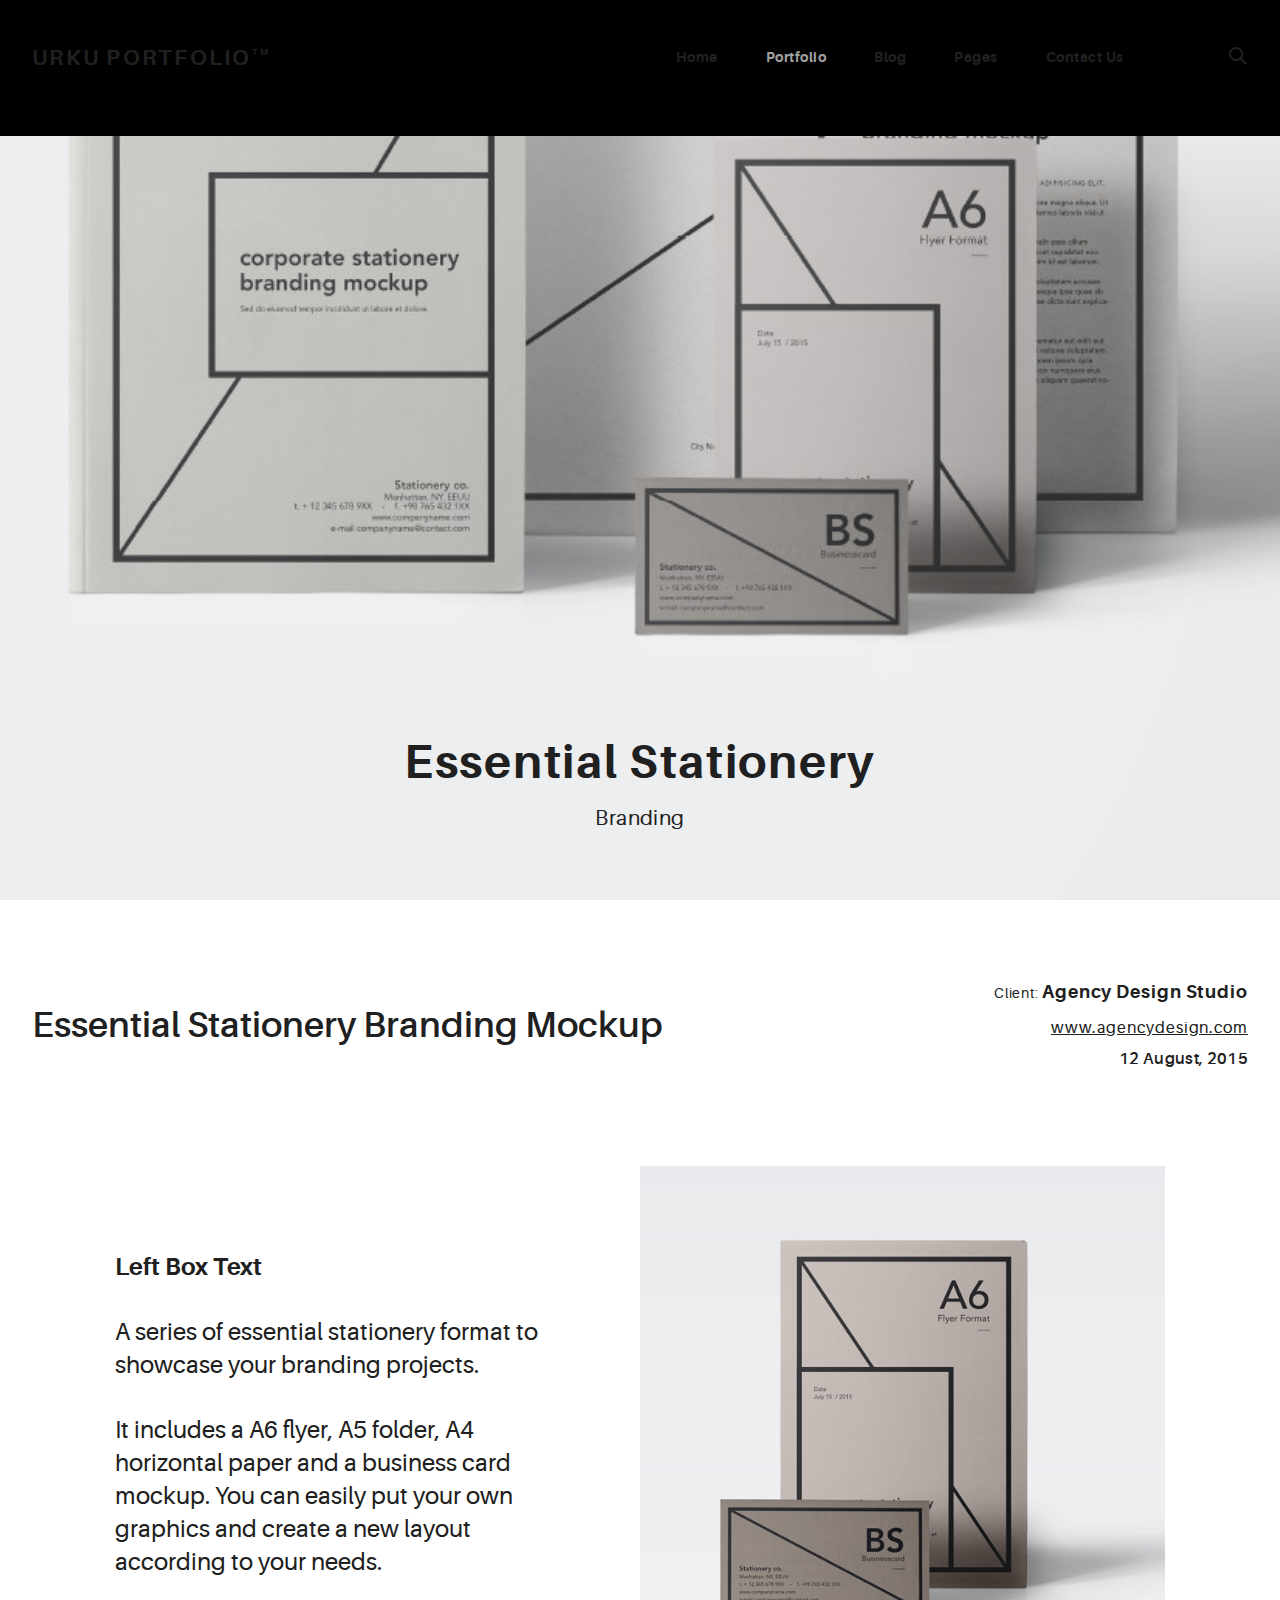
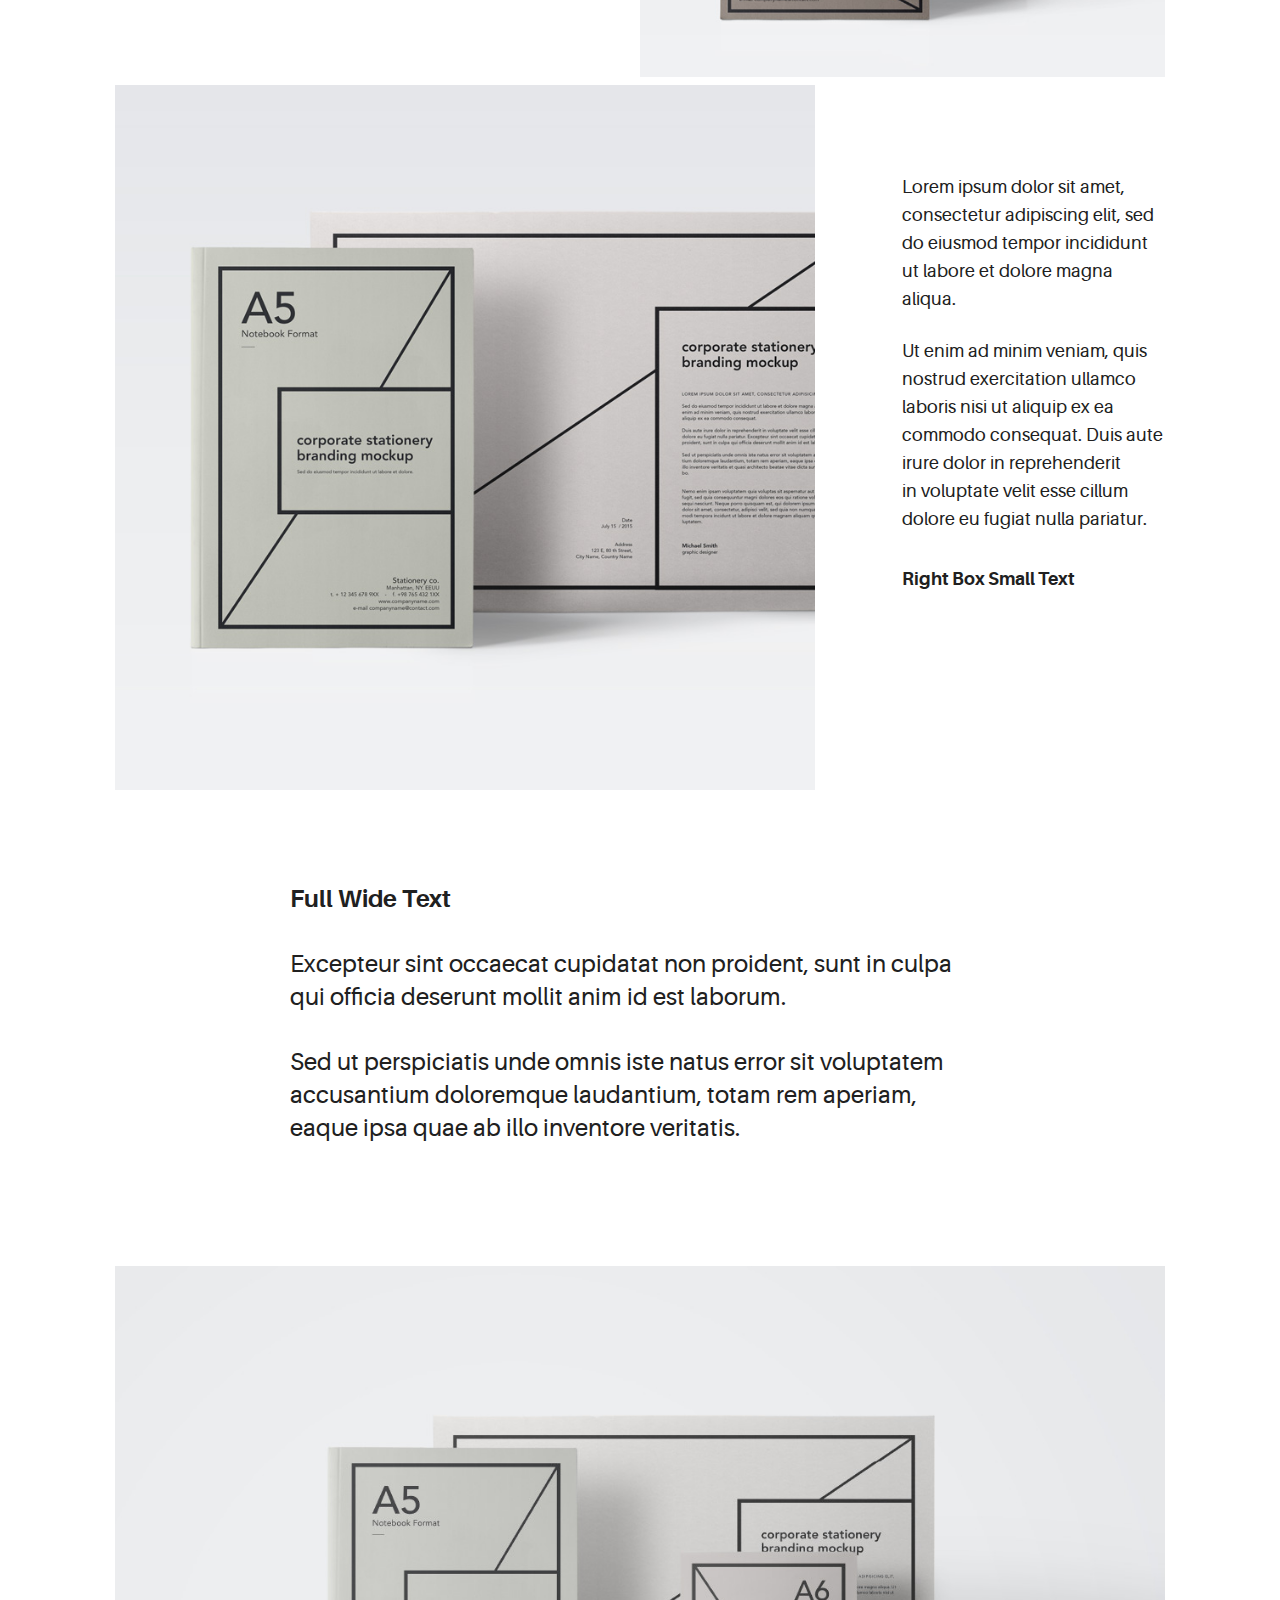
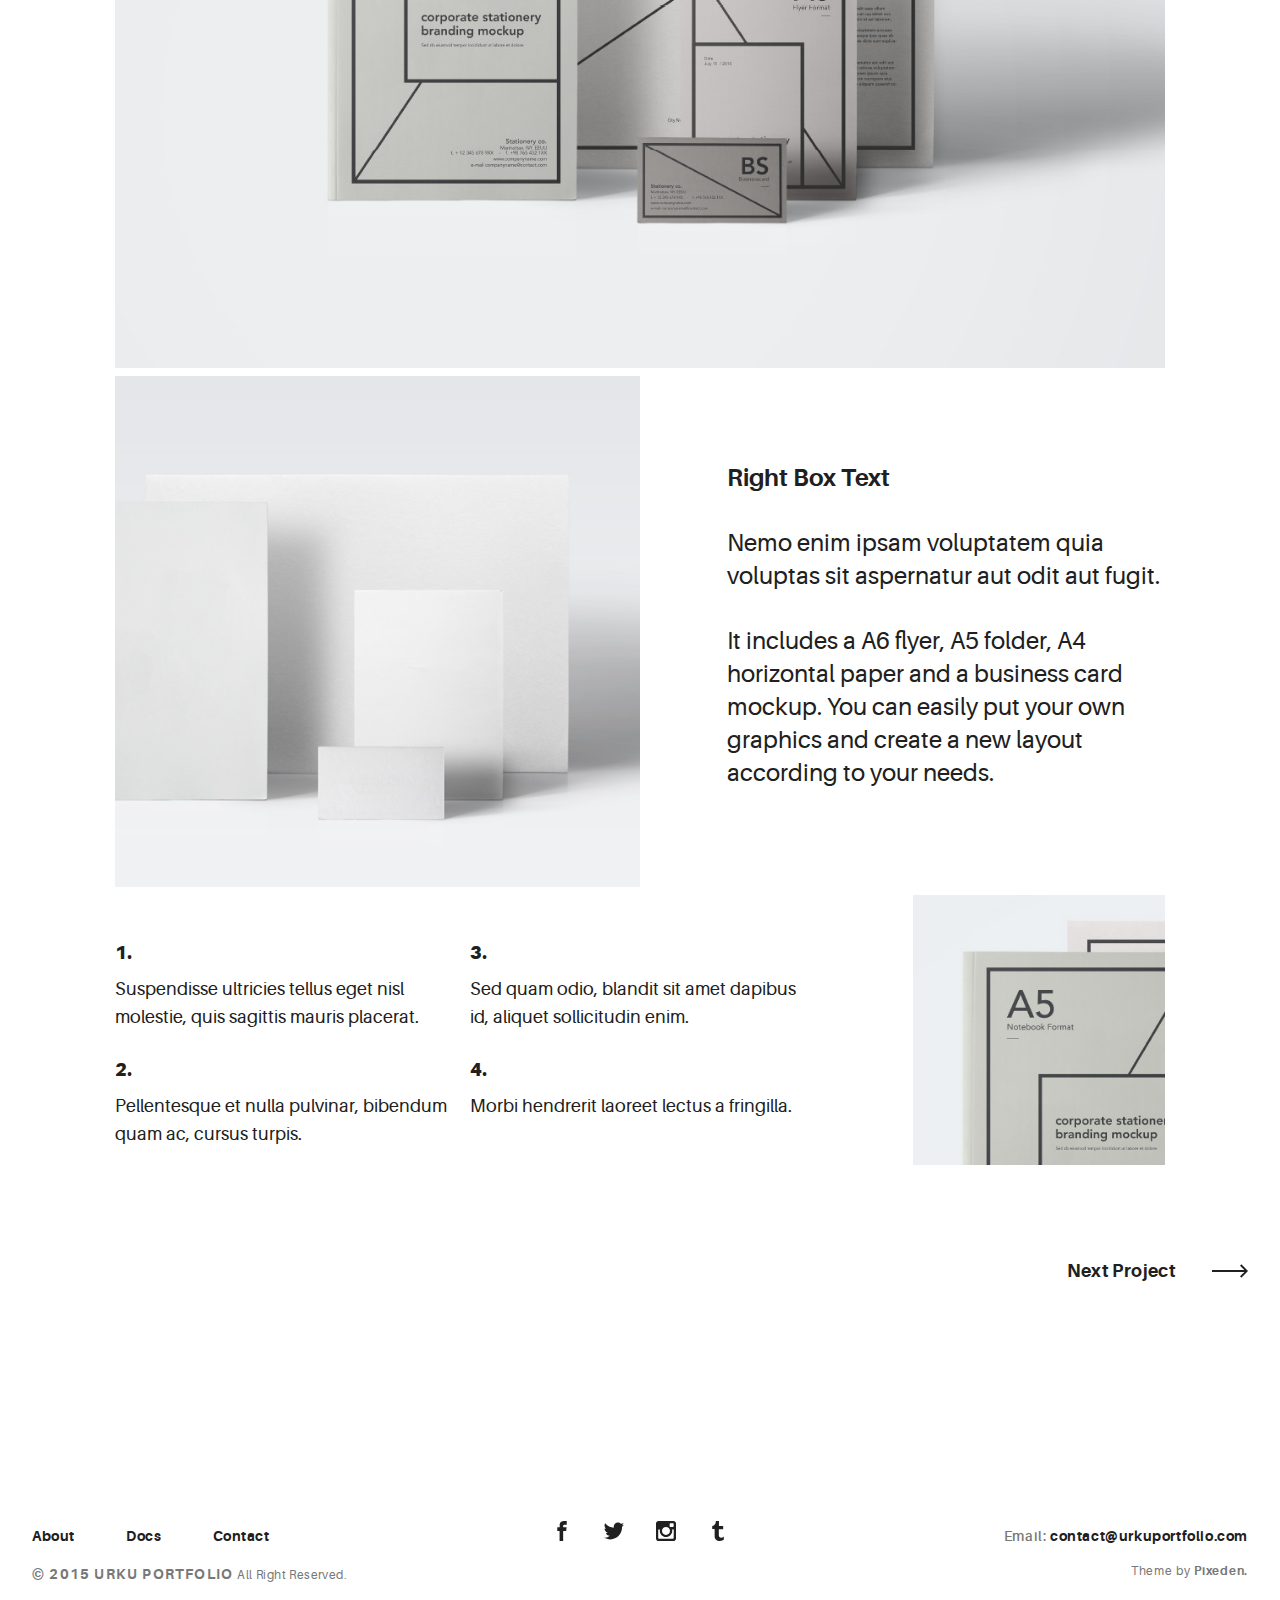
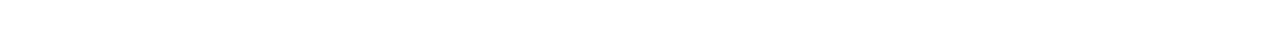
<file: portfolio-item.html>
<!DOCTYPE html>
<html>
  <head>
    <meta name="viewport" content="width=device-width, initial-scale=1.0">
    <meta charset="UTF-8">
    <title>Urku Portfolio :: Pixeden</title>
    <link rel="icon" type="image/svg+xml" href="assets/img/urku-ico.svg">
    <link rel="stylesheet" href="assets/css/aurora-pack.min.css">
    <link rel="stylesheet" href="assets/css/aurora-theme-base.min.css">
    <link rel="stylesheet" href="assets/css/urku.css">
  </head>
  <body class="top-fixed">
    <header class="ae-container-fluid ae-container-fluid--full rk-header ">
      <input type="checkbox" id="mobile-menu" class="rk-mobile-menu">
      <label for="mobile-menu">
        <svg>
          <use xlink:href="assets/img/symbols.svg#bar"></use>
        </svg>
        <svg>
          <use xlink:href="assets/img/symbols.svg#bar"></use>
        </svg>
        <svg>
          <use xlink:href="assets/img/symbols.svg#bar"></use>
        </svg>
      </label>
      <div class="ae-container-fluid rk-topbar">
        <h1 class="rk-logo"><a href="index.html">urku portfolio<sup>tm</sup></a></h1>
        <nav class="rk-navigation">
          <ul class="rk-menu">
            <li class="rk-menu__item"><a href="index.html" class="rk-menu__link">Home</a>
            </li>
            <li class="active rk-menu__item"><a href="portfolio.html" class="rk-menu__link">Portfolio</a>
              <nav class="rk-menu__sub">
                <ul class="rk-container">
                  <li class="rk-menu__item"><a href="portfolio.html" class="rk-menu__link">Flex</a></li>
                  <li class="rk-menu__item"><a href="portfolio-alt.html" class="rk-menu__link">Switch</a></li>
                  <li class="rk-menu__item"><a href="portfolio-raw.html" class="rk-menu__link">Static</a></li>
                  <li class="rk-menu__item"><a href="portfolio-masonry.html" class="rk-menu__link">Masonry</a></li>
                </ul>
              </nav>
            </li>
            <li class="rk-menu__item"><a href="blog.html" class="rk-menu__link">Blog</a>
            </li>
            <li class="rk-menu__item"><a href="#0" class="rk-menu__link">Pages</a>
              <nav class="rk-menu__sub">
                <ul class="rk-container">
                  <li class="rk-menu__item"><a href="about.html" class="rk-menu__link">About</a></li>
                  <li class="rk-menu__item"><a href="documentation.html" class="rk-menu__link">Documentation</a></li>
                  <li class="rk-menu__item"><a href="design-styles.html" class="rk-menu__link">Design Styles</a></li>
                </ul>
              </nav>
            </li>
            <li class="rk-menu__item"><a href="contact.html" class="rk-menu__link">Contact Us</a>
            </li>
          </ul>
          <form class="rk-search">
            <input type="text" placeholder="Search" id="urku-search" class="rk-search-field">
            <label for="urku-search">
              <svg>
                <use xlink:href="assets/img/symbols.svg#icon-search"></use>
              </svg>
            </label>
          </form>
        </nav>
      </div>
    </header>
    <section class="ae-container-fluid ae-container-fluid--full">
      <header class="rk-portfolio-cover  item-inside-1">
        <div class="item-inside__meta">
          <h1 class="ae-u-bolder rk-portfolio-title ">Essential Stationery</h1>
          <p class="ae-theta rk-portfolio-category ">Branding</p>
        </div>
      </header>
      <div class="ae-container-fluid">
        <div class="ae-grid ae-grid--collapse rk-portfolio-info ">
          <div class="ae-grid__item item-lg-8 item-sm--center au-xs-ta-center au-lg-ta-left">
            <h2 class="rk-portfolio-inner-title ">Essential Stationery Branding Mockup</h2>
          </div>
          <div class="ae-grid__item item-lg-4 au-xs-ta-center au-lg-ta-right rk-portfolio-details">
            <p class="rk-portfolio-inner-client "><span class="ae-lambda">Client: </span><span class="ae-u-bolder">Agency Design Studio</span></p>
            <p class="au-underline rk-portfolio-inner-website "><a href="#0" class="ae-kappa">www.agencydesign.com</a></p>
            <p class="ae-kappa ae-u-bold rk-portfolio-inner-date ">12 August, 2015</p>
          </div>
        </div>
      </div>
      <div class="ae-container-fluid ae-container-fluid--inner rk-portfolio--inner">
        <div class="ae-grid ae-grid--collapse au-xs-ptp-1">
          <div class="ae-grid__item item-lg-5 au-lg-ptp-1">
            <h4 class="ae-u-bolder">Left Box Text</h4>
            <p class="ae-eta">A series of essential stationery format to showcase your branding projects. </p>
            <p class="ae-eta">It includes a A6 flyer, A5 folder, A4 horizontal paper and a business card mockup. You can easily put your own graphics and create a new layout according to your needs.</p>
          </div>
          <div class="ae-grid__item item-lg-6 item-lg--offset-1"><img src="assets/img/inner-1.jpg" alt="Urku Portfolio"></div>
        </div>
        <div class="ae-grid ae-grid--collapse">
          <div class="ae-grid__item item-lg-8"><img src="assets/img/inner-2.jpg" alt="Urku Portfolio"></div>
          <div class="ae-grid__item item-lg-3 item-lg--offset-1 au-lg-ptp-1">
            <p>Lorem ipsum dolor sit amet, consectetur adipiscing elit, sed do eiusmod tempor incididunt ut labore et dolore magna aliqua. </p>
            <p class="au-mb-3">Ut enim ad minim veniam, quis nostrud exercitation ullamco laboris nisi ut aliquip ex ea commodo consequat. Duis aute irure dolor in reprehenderit <br>in voluptate velit esse cillum dolore eu fugiat nulla pariatur. </p>
            <p class="ae-u-bolder">Right Box Small Text</p>
          </div>
        </div>
        <div class="ae-grid ae-grid--collapse au-xs-ptp-1 au-xs-pbp-1">
          <div class="ae-grid__item item-lg-8 item-lg--offset-2">
            <h4 class="ae-u-bolder">Full Wide Text</h4>
            <p class="ae-eta">Excepteur sint occaecat cupidatat non proident, sunt in culpa qui officia deserunt mollit anim id est laborum.</p>
            <p class="ae-eta">Sed ut perspiciatis unde omnis iste natus error sit voluptatem accusantium doloremque laudantium, totam rem aperiam, eaque ipsa quae ab illo inventore veritatis.</p>
          </div>
        </div>
        <div class="ae-grid ae-grid--collapse">
          <div class="ae-grid__item item-lg--auto"><img src="assets/img/project-1.jpg" alt="Urku Portfolio"></div>
        </div>
        <div class="ae-grid ae-grid--collapse">
          <div class="ae-grid__item item-lg-6"><img src="assets/img/inner-3.jpg" alt="Urku Portfolio"></div>
          <div class="ae-grid__item item-lg-5 item-lg--offset-1 au-lg-ptp-1">
            <h4 class="ae-u-bolder">Right Box Text</h4>
            <p class="ae-eta">Nemo enim ipsam voluptatem quia voluptas sit aspernatur aut odit aut fugit.</p>
            <p class="ae-eta">It includes a A6 flyer, A5 folder, A4 horizontal paper and a business card mockup. You can easily put your own graphics and create a new layout according to your needs.</p>
          </div>
        </div>
        <div class="ae-grid--alt test">
          <div class="ae-grid__item--alt item-sm--auto item-sm--offset-1 item-lg--offset-0 item-sm--end item-sm--bottom">
            <div class="ae-grid ae-grid--alt8 au-xs-ta-center au-sm-ta-left">
              <div class="ae-grid__item--alt8 item-lg-6"><span class="ae-u-boldest">1.</span>
                <p class="au-mt-1">Suspendisse ultricies tellus eget nisl molestie, quis sagittis mauris placerat.</p><span class="ae-u-boldest">2.</span>
                <p class="au-mt-1">Pellentesque et nulla pulvinar, bibendum quam ac, cursus turpis.</p>
              </div>
              <div class="ae-grid__item--alt8 item-lg-6"><span class="ae-u-boldest">3.</span>
                <p class="au-mt-1">Sed quam odio, blandit sit amet dapibus id, aliquet sollicitudin enim. </p><span class="ae-u-boldest">4.</span>
                <p class="au-mt-1">Morbi hendrerit laoreet lectus a fringilla.</p>
              </div>
            </div>
          </div>
          <div class="ae-grid__item--alt item-sm--auto item-lg-3 item-lg--offset-1 item-lg--end"><img src="assets/img/inner-4.jpg" alt="Urku Portfolio"></div>
        </div>
      </div>
      <div class="ae-container-fluid au-pt-4 au-pb-4">
        <div class="group-buttons"><a href="#0" class="au-mt-2 arrow-button arrow-button--right">Next Project<span class="arrow-cont">
              <svg>
                <use xlink:href="assets/img/symbols.svg#arrow"></use>
              </svg></span></a></div>
      </div>
    </section>
    <footer class="ae-container-fluid rk-footer ">
      <div class="ae-grid ae-grid--collapse">
        <div class="ae-grid__item item-lg-4 au-xs-ta-center au-lg-ta-left">
          <ul class="rk-menu rk-footer-menu">
            <li class="rk-menu__item"><a href="about.html" class="rk-menu__link">About</a>
            </li>
            <li class="rk-menu__item"><a href="documentation.html" class="rk-menu__link">Docs</a>
            </li>
            <li class="rk-menu__item"><a href="contact.html" class="rk-menu__link">Contact</a>
            </li>
          </ul>
          <p class="rk-footer__text rk-footer__copy "> <span class="ae-u-bold">© </span><span class="ae-u-bolder">2015 URKU PORTFOLIO </span>All Right Reserved.</p>
        </div>
        <div class="ae-grid__item item-lg-4 au-xs-ta-center"><a href="#0" class="rk-social-btn ">
            <svg>
              <use xlink:href="assets/img/symbols.svg#icon-facebook"></use>
            </svg></a><a href="#0" class="rk-social-btn ">
            <svg>
              <use xlink:href="assets/img/symbols.svg#icon-twitter"></use>
            </svg></a><a href="#0" class="rk-social-btn ">
            <svg>
              <use xlink:href="assets/img/symbols.svg#icon-pinterest"></use>
            </svg></a><a href="#0" class="rk-social-btn ">
            <svg>
              <use xlink:href="assets/img/symbols.svg#icon-tumblr"></use>
            </svg></a></div>
        <div class="ae-grid__item item-lg-4 au-xs-ta-center au-lg-ta-right">
          <p class="rk-footer__text rk-footer__contact "> <span class="ae-u-bold">Email: </span><span class="ae-u-bolder"> <a href="#0" class="rk-dark-color ">contact@urkuportfolio.com </a></span></p>
          <p class="rk-footer__text rk-footer__by">Theme by <a href="http://pixeden.com" class="ae-u-bolder">Pixeden.</a></p>
        </div>
      </div>
    </footer>
    <script src="assets/js/svg4everybody.min.js"></script>
    <script>svg4everybody();</script>
  </body>
</html>
</file>
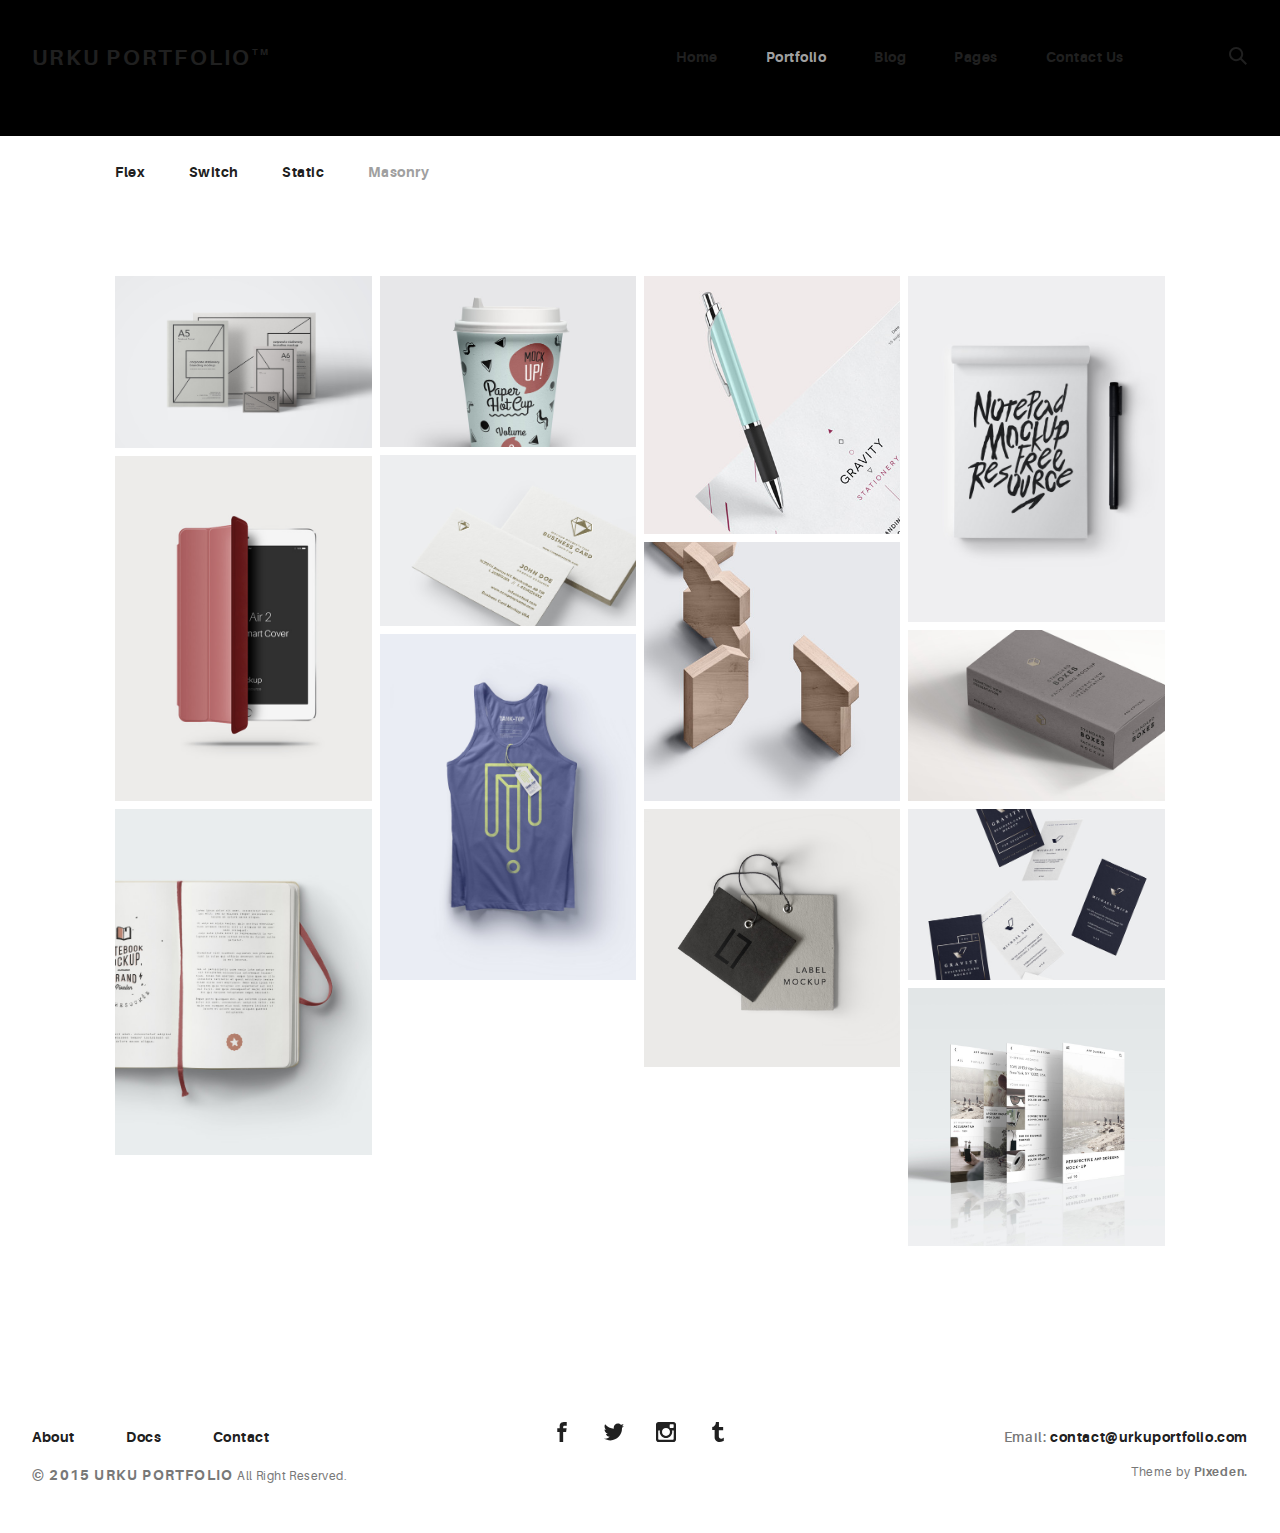
<file: portfolio-masonry.html>
<!DOCTYPE html>
<html>
  <head>
    <meta name="viewport" content="width=device-width, initial-scale=1.0">
    <meta charset="UTF-8">
    <title>Urku Portfolio :: Pixeden</title>
    <link rel="icon" type="image/svg+xml" href="assets/img/urku-ico.svg">
    <link rel="stylesheet" href="assets/css/aurora-pack.min.css">
    <link rel="stylesheet" href="assets/css/aurora-theme-base.min.css">
    <link rel="stylesheet" href="assets/css/urku.css">
  </head>
  <body class="top-fixed">
    <header class="ae-container-fluid ae-container-fluid--full rk-header ">
      <input type="checkbox" id="mobile-menu" class="rk-mobile-menu">
      <label for="mobile-menu">
        <svg>
          <use xlink:href="assets/img/symbols.svg#bar"></use>
        </svg>
        <svg>
          <use xlink:href="assets/img/symbols.svg#bar"></use>
        </svg>
        <svg>
          <use xlink:href="assets/img/symbols.svg#bar"></use>
        </svg>
      </label>
      <div class="ae-container-fluid rk-topbar">
        <h1 class="rk-logo"><a href="index.html">urku portfolio<sup>tm</sup></a></h1>
        <nav class="rk-navigation">
          <ul class="rk-menu">
            <li class="rk-menu__item"><a href="index.html" class="rk-menu__link">Home</a>
            </li>
            <li class="active rk-menu__item"><a href="portfolio.html" class="rk-menu__link">Portfolio</a>
            </li>
            <li class="rk-menu__item"><a href="blog.html" class="rk-menu__link">Blog</a>
            </li>
            <li class="rk-menu__item"><a href="#0" class="rk-menu__link">Pages</a>
              <nav class="rk-menu__sub">
                <ul class="rk-container">
                  <li class="rk-menu__item"><a href="about.html" class="rk-menu__link">About</a></li>
                  <li class="rk-menu__item"><a href="documentation.html" class="rk-menu__link">Documentation</a></li>
                  <li class="rk-menu__item"><a href="design-styles.html" class="rk-menu__link">Design Styles</a></li>
                </ul>
              </nav>
            </li>
            <li class="rk-menu__item"><a href="contact.html" class="rk-menu__link">Contact Us</a>
            </li>
          </ul>
          <form class="rk-search">
            <input type="text" placeholder="Search" id="urku-search" class="rk-search-field">
            <label for="urku-search">
              <svg>
                <use xlink:href="assets/img/symbols.svg#icon-search"></use>
              </svg>
            </label>
          </form>
        </nav>
      </div>
    </header>
    <section class="ae-container-fluid rk-main">
      <section class="ae-container-fluid ae-container-fluid--inner rk-portfolio">
        <div class="au-xs-ta-center au-lg-ta-left">
          <ul class="rk-menu rk-categories-menu">
            <li class="rk-menu__item"><a href="portfolio.html" class="rk-menu__link">Flex</a>
            </li>
            <li class="rk-menu__item"><a href="portfolio-alt.html" class="rk-menu__link">Switch</a>
            </li>
            <li class="rk-menu__item"><a href="portfolio-raw.html" class="rk-menu__link">Static</a>
            </li>
            <li class="active rk-menu__item"><a href="portfolio-masonry.html" class="rk-menu__link">Masonry</a>
            </li>
          </ul>
        </div>
        <div class="ae-masonry ae-masonry-md-2 ae-masonry-xl-4"><a href="portfolio-item.html" class="rk-item ae-masonry__item"><img src="assets/img/project-1.jpg" alt="">
            <div class="item-meta">
              <h2>Essential Stationery</h2>
              <p>Branding</p>
            </div></a><a href="portfolio-item.html" class="rk-item ae-masonry__item"><img src="assets/img/project-2.jpg" alt="">
            <div class="item-meta">
              <h2>Pickled Tousled</h2>
              <p>Art Direction</p>
            </div></a><a href="portfolio-item.html" class="rk-item ae-masonry__item"><img src="assets/img/project-3.jpg" alt="">
            <div class="item-meta">
              <h2>Waistcoat vegan</h2>
              <p>Graphic Design</p>
            </div></a><a href="portfolio-item.html" class="rk-item ae-masonry__item"><img src="assets/img/project-4.jpg" alt="">
            <div class="item-meta">
              <h2>Tumblr hammock</h2>
              <p>Packaging</p>
            </div></a><a href="portfolio-item.html" class="rk-item ae-masonry__item"><img src="assets/img/project-5.jpg" alt="">
            <div class="item-meta">
              <h2>Biodiesel etsy</h2>
              <p>Branding</p>
            </div></a><a href="portfolio-item.html" class="rk-item ae-masonry__item"><img src="assets/img/project-6.jpg" alt="">
            <div class="item-meta">
              <h2>Gentrify artisan</h2>
              <p>Graphic Design</p>
            </div></a><a href="portfolio-item.html" class="rk-item ae-masonry__item"><img src="assets/img/project-7.jpg" alt="">
            <div class="item-meta">
              <h2>Plaid austin</h2>
              <p>Graphic Design</p>
            </div></a><a href="portfolio-item.html" class="rk-item ae-masonry__item"><img src="assets/img/project-8.jpg" alt="">
            <div class="item-meta">
              <h2>Trust fund</h2>
              <p>Packaging</p>
            </div></a><a href="portfolio-item.html" class="rk-item ae-masonry__item"><img src="assets/img/project-9.jpg" alt="">
            <div class="item-meta">
              <h2>Gentrify pork</h2>
              <p>Branding</p>
            </div></a><a href="portfolio-item.html" class="rk-item ae-masonry__item"><img src="assets/img/project-10.jpg" alt="">
            <div class="item-meta">
              <h2>Waistcoat ugh</h2>
              <p>UI/UX</p>
            </div></a><a href="portfolio-item.html" class="rk-item ae-masonry__item"><img src="assets/img/project-11.jpg" alt="">
            <div class="item-meta">
              <h2>Deep v kogi</h2>
              <p>Graphic Design</p>
            </div></a><a href="portfolio-item.html" class="rk-item ae-masonry__item"><img src="assets/img/project-12.jpg" alt="">
            <div class="item-meta">
              <h2>Venmo trust</h2>
              <p>Packaging</p>
            </div></a><a href="portfolio-item.html" class="rk-item ae-masonry__item"><img src="assets/img/project-13.jpg" alt="">
            <div class="item-meta">
              <h2>Venmo trust</h2>
              <p>Ui/UX</p>
            </div></a>
        </div>
      </section>
    </section>
    <footer class="ae-container-fluid rk-footer ">
      <div class="ae-grid ae-grid--collapse">
        <div class="ae-grid__item item-lg-4 au-xs-ta-center au-lg-ta-left">
          <ul class="rk-menu rk-footer-menu">
            <li class="rk-menu__item"><a href="about.html" class="rk-menu__link">About</a>
            </li>
            <li class="rk-menu__item"><a href="documentation.html" class="rk-menu__link">Docs</a>
            </li>
            <li class="rk-menu__item"><a href="contact.html" class="rk-menu__link">Contact</a>
            </li>
          </ul>
          <p class="rk-footer__text rk-footer__copy "> <span class="ae-u-bold">© </span><span class="ae-u-bolder">2015 URKU PORTFOLIO </span>All Right Reserved.</p>
        </div>
        <div class="ae-grid__item item-lg-4 au-xs-ta-center"><a href="#0" class="rk-social-btn ">
            <svg>
              <use xlink:href="assets/img/symbols.svg#icon-facebook"></use>
            </svg></a><a href="#0" class="rk-social-btn ">
            <svg>
              <use xlink:href="assets/img/symbols.svg#icon-twitter"></use>
            </svg></a><a href="#0" class="rk-social-btn ">
            <svg>
              <use xlink:href="assets/img/symbols.svg#icon-pinterest"></use>
            </svg></a><a href="#0" class="rk-social-btn ">
            <svg>
              <use xlink:href="assets/img/symbols.svg#icon-tumblr"></use>
            </svg></a></div>
        <div class="ae-grid__item item-lg-4 au-xs-ta-center au-lg-ta-right">
          <p class="rk-footer__text rk-footer__contact "> <span class="ae-u-bold">Email: </span><span class="ae-u-bolder"> <a href="#0" class="rk-dark-color ">contact@urkuportfolio.com </a></span></p>
          <p class="rk-footer__text rk-footer__by">Theme by <a href="http://pixeden.com" class="ae-u-bolder">Pixeden.</a></p>
        </div>
      </div>
    </footer>
    <script src="assets/js/svg4everybody.min.js"></script>
    <script>svg4everybody();</script>
  </body>
</html>
</file>
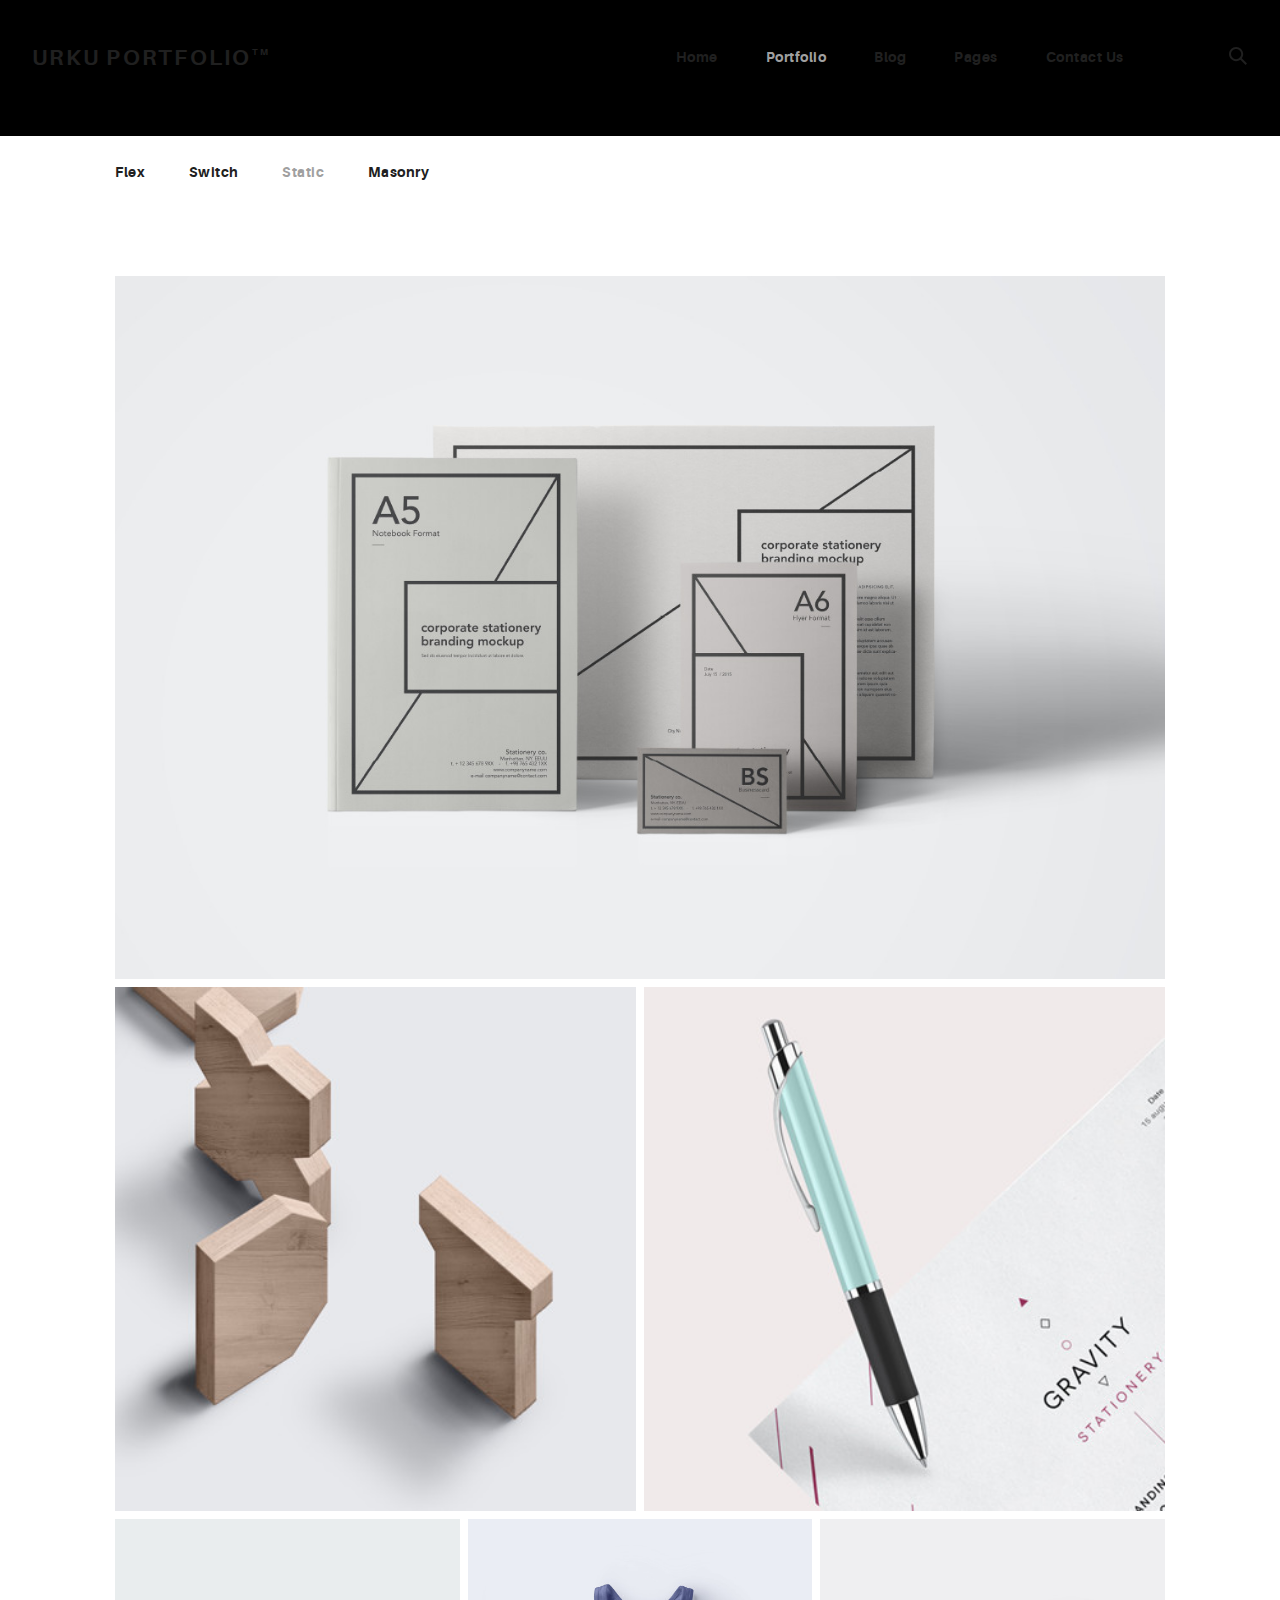
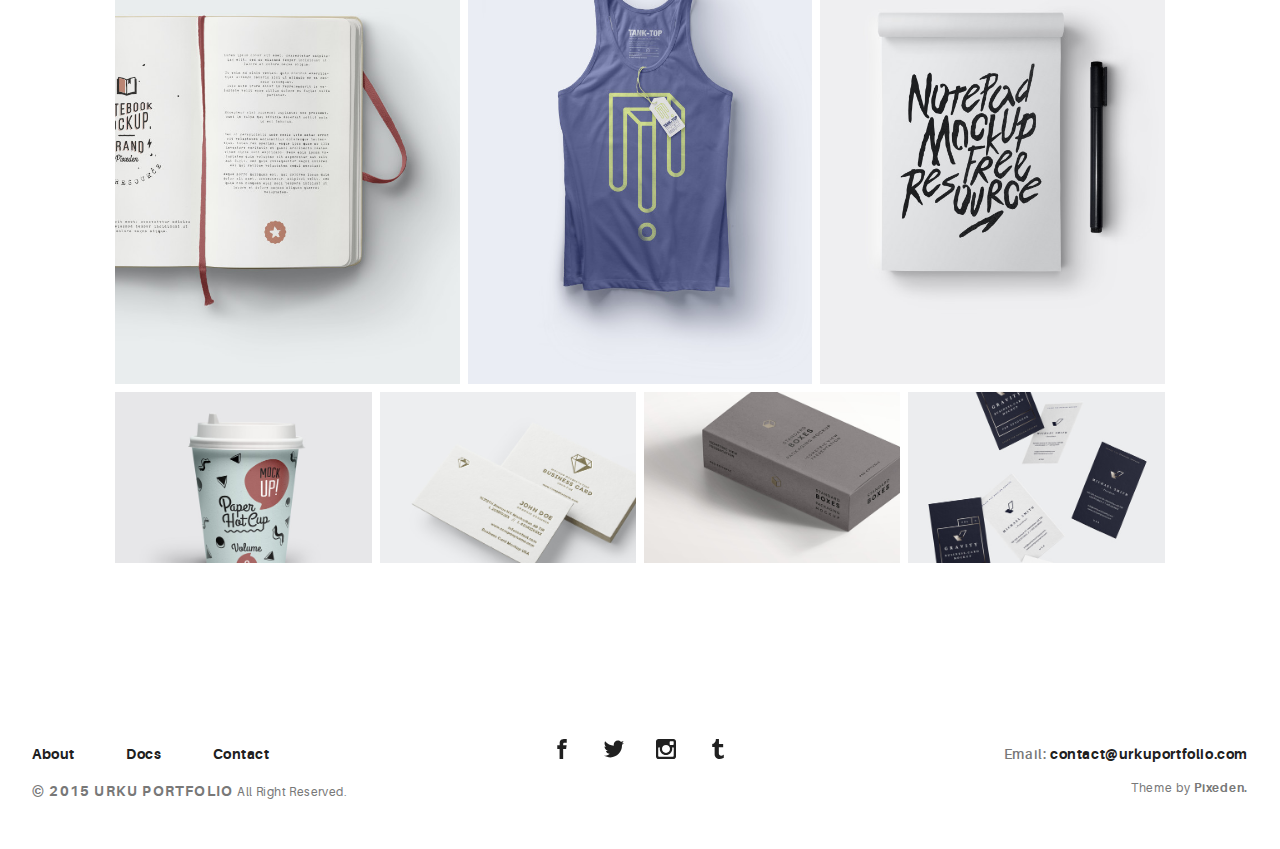
<file: portfolio-raw.html>
<!DOCTYPE html>
<html>
  <head>
    <meta name="viewport" content="width=device-width, initial-scale=1.0">
    <meta charset="UTF-8">
    <title>Urku Portfolio :: Pixeden</title>
    <link rel="icon" type="image/svg+xml" href="assets/img/urku-ico.svg">
    <link rel="stylesheet" href="assets/css/aurora-pack.min.css">
    <link rel="stylesheet" href="assets/css/aurora-theme-base.min.css">
    <link rel="stylesheet" href="assets/css/urku.css">
  </head>
  <body class="top-fixed">
    <header class="ae-container-fluid ae-container-fluid--full rk-header ">
      <input type="checkbox" id="mobile-menu" class="rk-mobile-menu">
      <label for="mobile-menu">
        <svg>
          <use xlink:href="assets/img/symbols.svg#bar"></use>
        </svg>
        <svg>
          <use xlink:href="assets/img/symbols.svg#bar"></use>
        </svg>
        <svg>
          <use xlink:href="assets/img/symbols.svg#bar"></use>
        </svg>
      </label>
      <div class="ae-container-fluid rk-topbar">
        <h1 class="rk-logo"><a href="index.html">urku portfolio<sup>tm</sup></a></h1>
        <nav class="rk-navigation">
          <ul class="rk-menu">
            <li class="rk-menu__item"><a href="index.html" class="rk-menu__link">Home</a>
            </li>
            <li class="active rk-menu__item"><a href="portfolio.html" class="rk-menu__link">Portfolio</a>
            </li>
            <li class="rk-menu__item"><a href="blog.html" class="rk-menu__link">Blog</a>
            </li>
            <li class="rk-menu__item"><a href="#0" class="rk-menu__link">Pages</a>
              <nav class="rk-menu__sub">
                <ul class="rk-container">
                  <li class="rk-menu__item"><a href="about.html" class="rk-menu__link">About</a></li>
                  <li class="rk-menu__item"><a href="documentation.html" class="rk-menu__link">Documentation</a></li>
                  <li class="rk-menu__item"><a href="design-styles.html" class="rk-menu__link">Design Styles</a></li>
                </ul>
              </nav>
            </li>
            <li class="rk-menu__item"><a href="contact.html" class="rk-menu__link">Contact Us</a>
            </li>
          </ul>
          <form class="rk-search">
            <input type="text" placeholder="Search" id="urku-search" class="rk-search-field">
            <label for="urku-search">
              <svg>
                <use xlink:href="assets/img/symbols.svg#icon-search"></use>
              </svg>
            </label>
          </form>
        </nav>
      </div>
    </header>
    <section class="ae-container-fluid rk-main">
      <section class="ae-container-fluid ae-container-fluid--inner rk-portfolio">
        <div class="au-xs-ta-center au-lg-ta-left">
          <ul class="rk-menu rk-categories-menu">
            <li class="rk-menu__item"><a href="portfolio.html" class="rk-menu__link">Flex</a>
            </li>
            <li class="rk-menu__item"><a href="portfolio-alt.html" class="rk-menu__link">Switch</a>
            </li>
            <li class="active rk-menu__item"><a href="portfolio-raw.html" class="rk-menu__link">Static</a>
            </li>
            <li class="rk-menu__item"><a href="portfolio-masonry.html" class="rk-menu__link">Masonry</a>
            </li>
          </ul>
        </div>
        <div class="ae-grid">
          <div class="ae-grid__item item-lg--auto"><a href="portfolio-item.html" class="rk-item"><img src="assets/img/project-1.jpg" alt="">
              <div class="item-meta">
                <h2>Essential Stationery</h2>
                <p>Branding</p>
              </div></a></div>
        </div>
        <div class="ae-grid">
          <div class="ae-grid__item item-lg--auto"><a href="portfolio-item.html" class="rk-item"><img src="assets/img/project-8.jpg" alt="">
              <div class="item-meta">
                <h2>Trust fund</h2>
                <p>Packaging</p>
              </div></a></div>
          <div class="ae-grid__item item-lg--auto"><a href="portfolio-item.html" class="rk-item"><img src="assets/img/project-7.jpg" alt="">
              <div class="item-meta">
                <h2>Plaid austin</h2>
                <p>Graphic Design</p>
              </div></a></div>
        </div>
        <div class="ae-grid">
          <div class="ae-grid__item item-lg--auto"><a href="portfolio-item.html" class="rk-item"><img src="assets/img/project-3.jpg" alt="">
              <div class="item-meta">
                <h2>Waistcoat vegan</h2>
                <p>Graphic Design</p>
              </div></a></div>
          <div class="ae-grid__item item-lg--auto"><a href="portfolio-item.html" class="rk-item"><img src="assets/img/project-6.jpg" alt="">
              <div class="item-meta">
                <h2>Gentrify artisan</h2>
                <p>Graphic Design</p>
              </div></a></div>
          <div class="ae-grid__item item-lg--auto"><a href="portfolio-item.html" class="rk-item"><img src="assets/img/project-10.jpg" alt="">
              <div class="item-meta">
                <h2>Waistcoat ugh</h2>
                <p>UI/UX</p>
              </div></a></div>
        </div>
        <div class="ae-grid">
          <div class="ae-grid__item item-lg--auto"><a href="portfolio-item.html" class="rk-item"><img src="assets/img/project-4.jpg" alt="">
              <div class="item-meta">
                <h2>Tumblr hammock</h2>
                <p>Packaging</p>
              </div></a></div>
          <div class="ae-grid__item item-lg--auto"><a href="portfolio-item.html" class="rk-item"><img src="assets/img/project-5.jpg" alt="">
              <div class="item-meta">
                <h2>Biodiesel etsy</h2>
                <p>Branding</p>
              </div></a></div>
          <div class="ae-grid__item item-lg--auto"><a href="portfolio-item.html" class="rk-item"><img src="assets/img/project-11.jpg" alt="">
              <div class="item-meta">
                <h2>Deep v kogi</h2>
                <p>Graphic Design</p>
              </div></a></div>
          <div class="ae-grid__item item-lg--auto"><a href="portfolio-item.html" class="rk-item"><img src="assets/img/project-12.jpg" alt="">
              <div class="item-meta">
                <h2>Venmo trust</h2>
                <p>Packaging</p>
              </div></a></div>
        </div>
      </section>
    </section>
    <footer class="ae-container-fluid rk-footer ">
      <div class="ae-grid ae-grid--collapse">
        <div class="ae-grid__item item-lg-4 au-xs-ta-center au-lg-ta-left">
          <ul class="rk-menu rk-footer-menu">
            <li class="rk-menu__item"><a href="about.html" class="rk-menu__link">About</a>
            </li>
            <li class="rk-menu__item"><a href="documentation.html" class="rk-menu__link">Docs</a>
            </li>
            <li class="rk-menu__item"><a href="contact.html" class="rk-menu__link">Contact</a>
            </li>
          </ul>
          <p class="rk-footer__text rk-footer__copy "> <span class="ae-u-bold">© </span><span class="ae-u-bolder">2015 URKU PORTFOLIO </span>All Right Reserved.</p>
        </div>
        <div class="ae-grid__item item-lg-4 au-xs-ta-center"><a href="#0" class="rk-social-btn ">
            <svg>
              <use xlink:href="assets/img/symbols.svg#icon-facebook"></use>
            </svg></a><a href="#0" class="rk-social-btn ">
            <svg>
              <use xlink:href="assets/img/symbols.svg#icon-twitter"></use>
            </svg></a><a href="#0" class="rk-social-btn ">
            <svg>
              <use xlink:href="assets/img/symbols.svg#icon-pinterest"></use>
            </svg></a><a href="#0" class="rk-social-btn ">
            <svg>
              <use xlink:href="assets/img/symbols.svg#icon-tumblr"></use>
            </svg></a></div>
        <div class="ae-grid__item item-lg-4 au-xs-ta-center au-lg-ta-right">
          <p class="rk-footer__text rk-footer__contact "> <span class="ae-u-bold">Email: </span><span class="ae-u-bolder"> <a href="#0" class="rk-dark-color ">contact@urkuportfolio.com </a></span></p>
          <p class="rk-footer__text rk-footer__by">Theme by <a href="http://pixeden.com" class="ae-u-bolder">Pixeden.</a></p>
        </div>
      </div>
    </footer>
    <script src="assets/js/svg4everybody.min.js"></script>
    <script>svg4everybody();</script>
  </body>
</html>
</file>
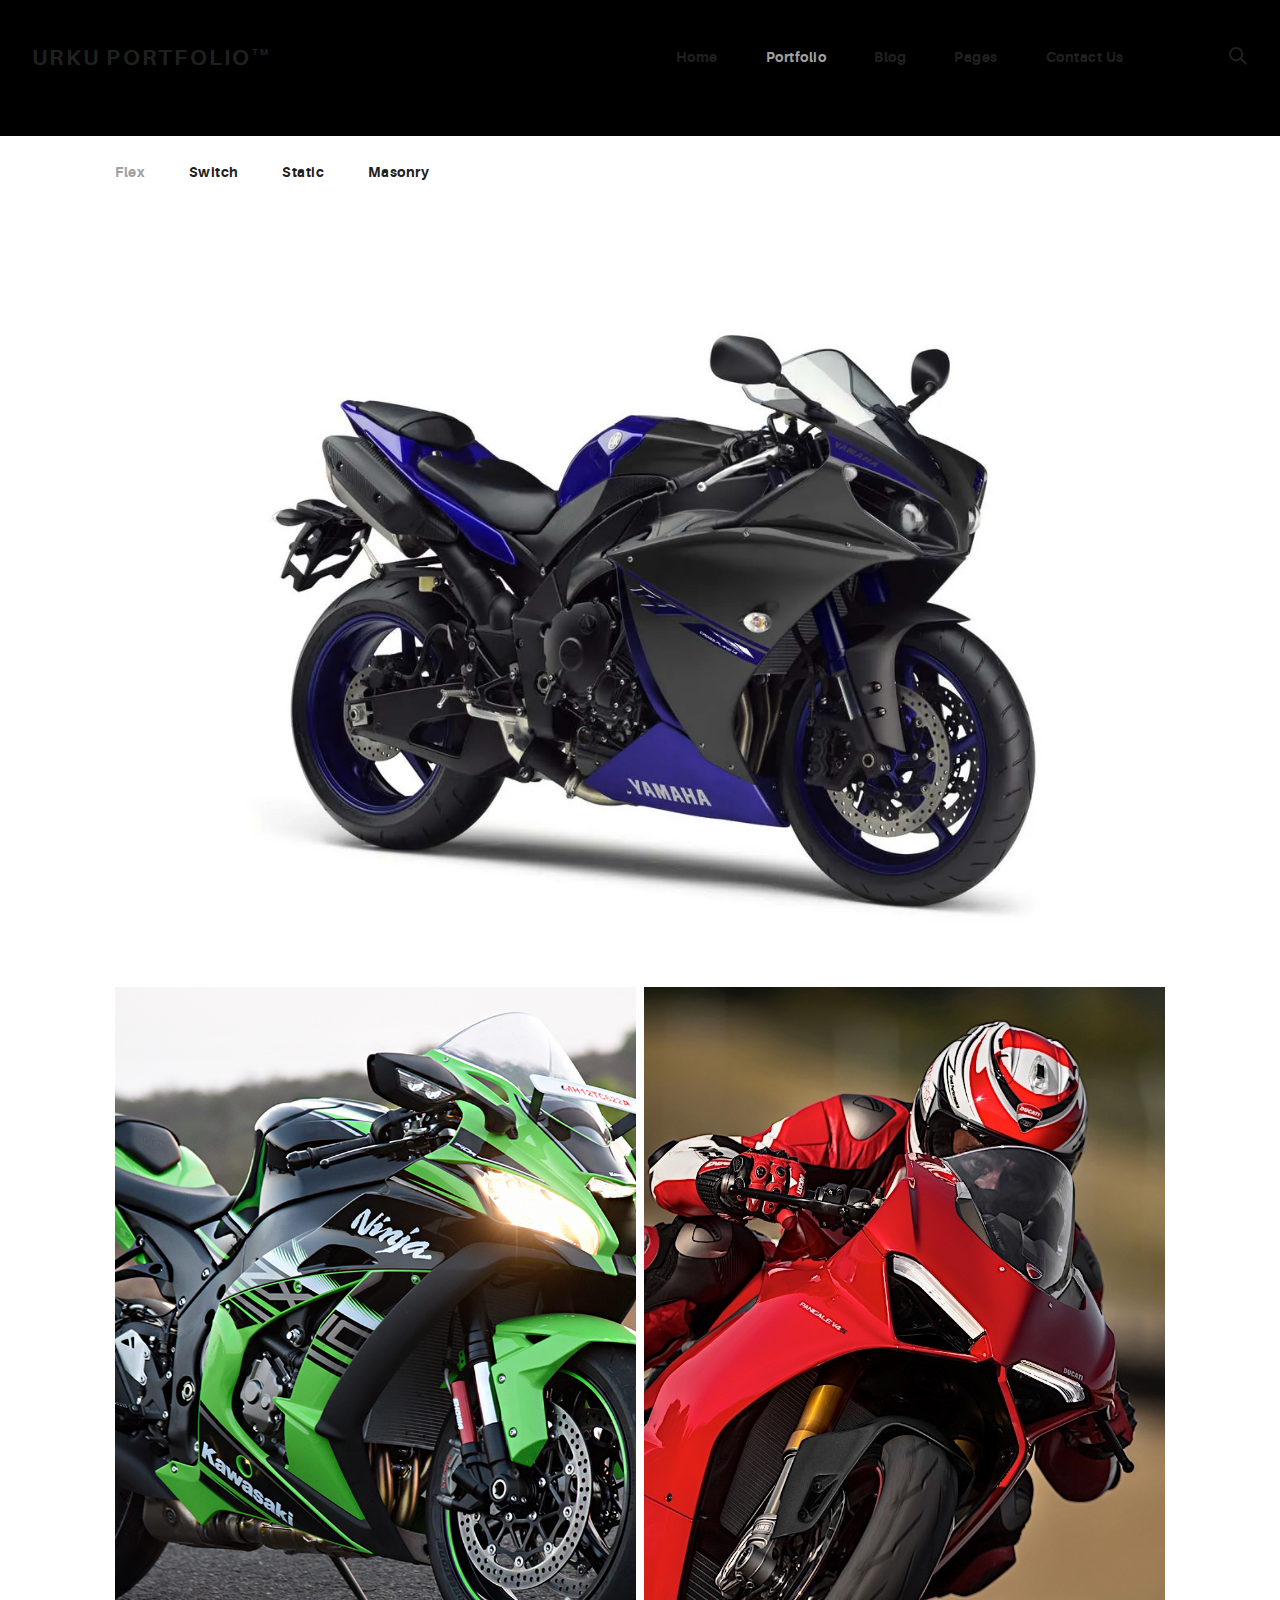
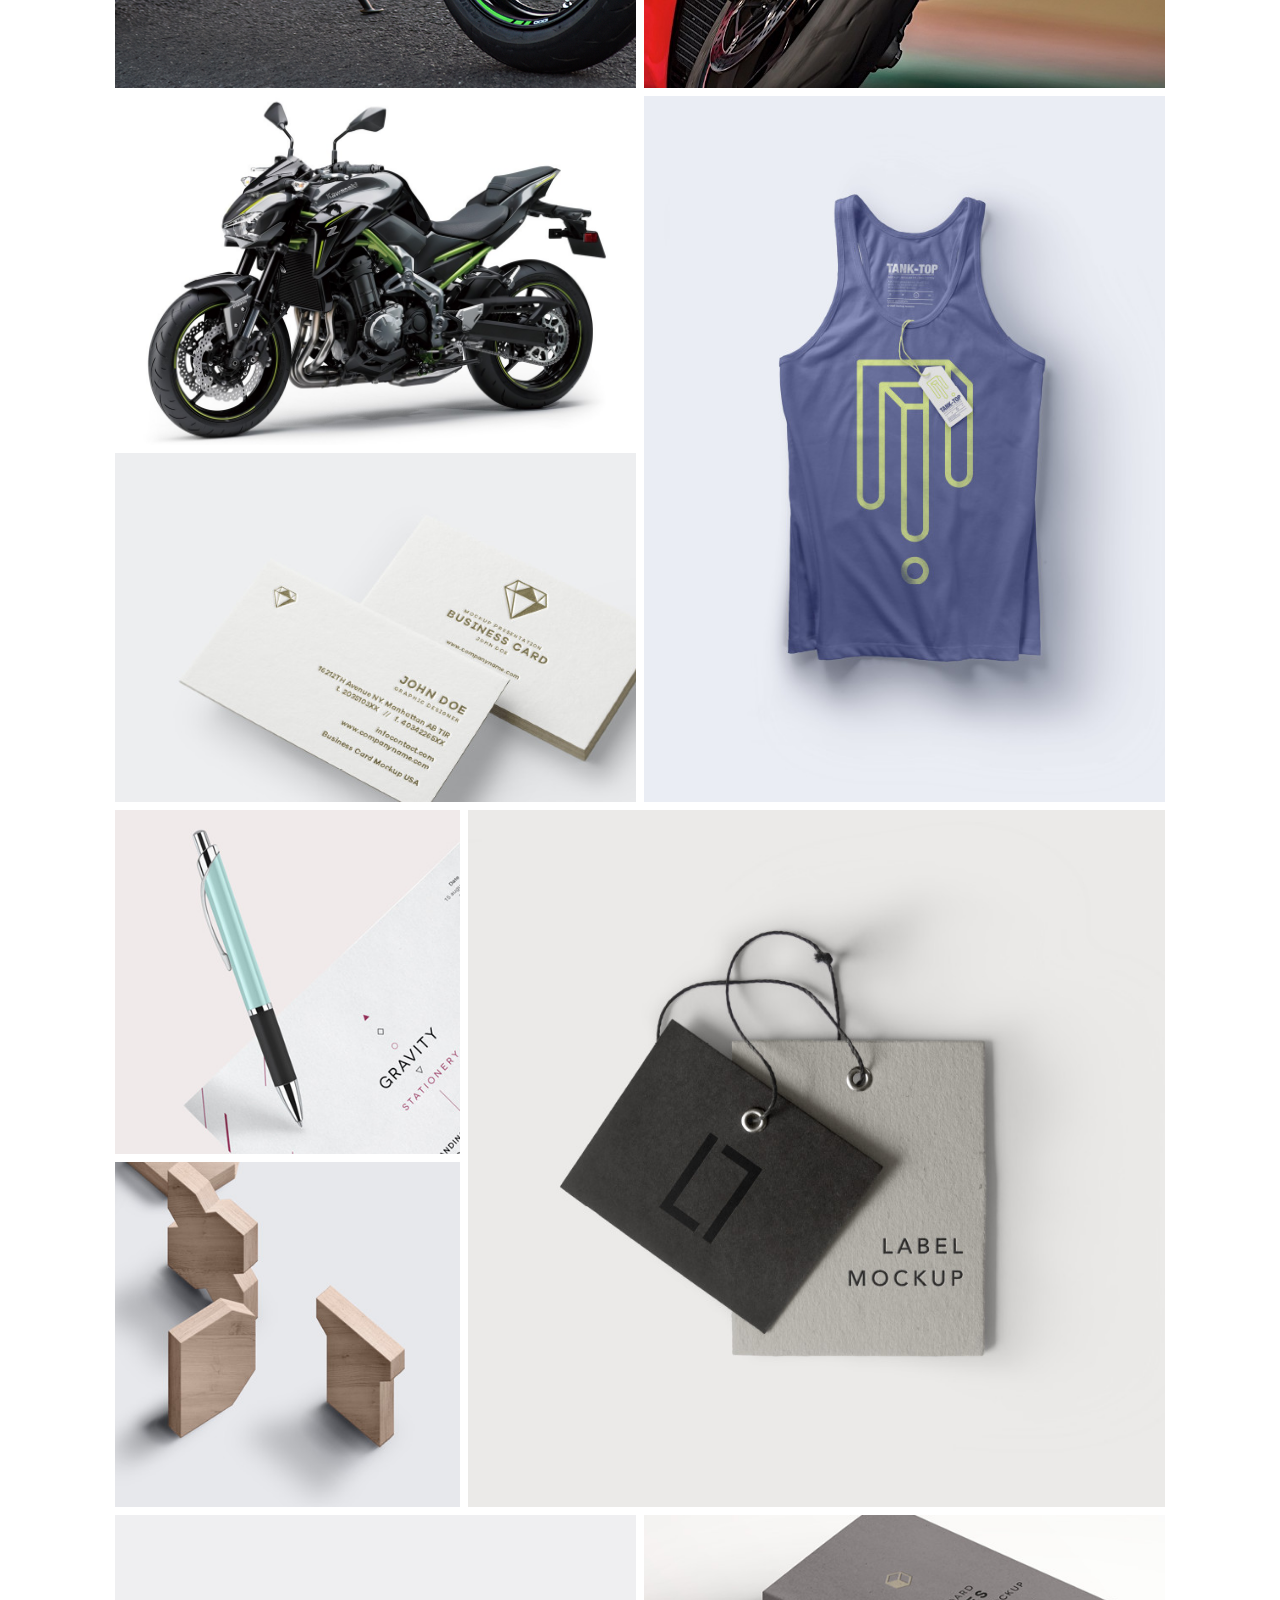
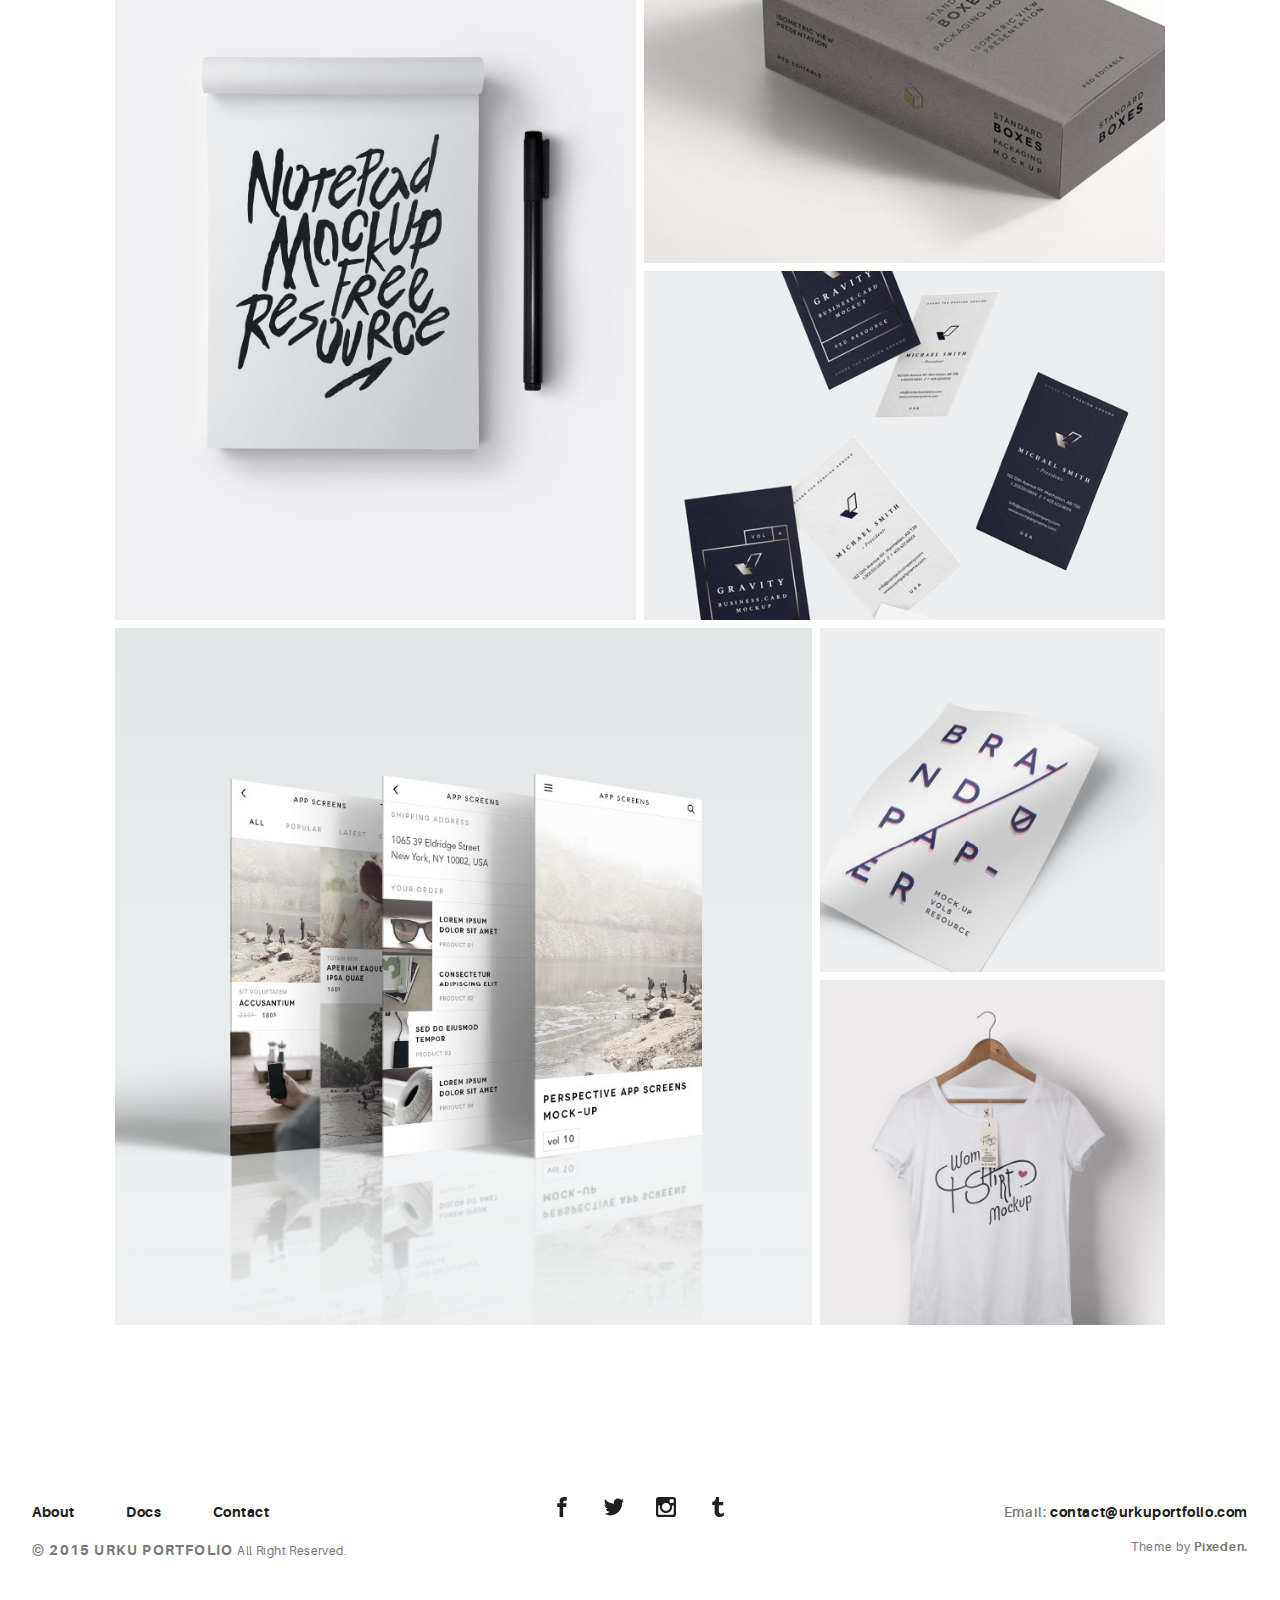
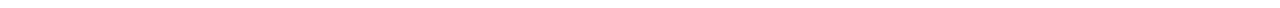
<file: portfolio.html>
<!DOCTYPE html>
<html>
  <head>
    <meta name="viewport" content="width=device-width, initial-scale=1.0">
    <meta charset="UTF-8">
    <title>Urku Portfolio :: Pixeden</title>
    <link rel="icon" type="image/svg+xml" href="assets/img/urku-ico.svg">
    <link rel="stylesheet" href="assets/css/aurora-pack.min.css">
    <link rel="stylesheet" href="assets/css/aurora-theme-base.min.css">
    <link rel="stylesheet" href="assets/css/urku.css">
  </head>
  <body class="top-fixed">
    <header class="ae-container-fluid ae-container-fluid--full rk-header ">
      <input type="checkbox" id="mobile-menu" class="rk-mobile-menu">
      <label for="mobile-menu">
        <svg>
          <use xlink:href="assets/img/symbols.svg#bar"></use>
        </svg>
        <svg>
          <use xlink:href="assets/img/symbols.svg#bar"></use>
        </svg>
        <svg>
          <use xlink:href="assets/img/symbols.svg#bar"></use>
        </svg>
      </label>
      <div class="ae-container-fluid rk-topbar">
        <h1 class="rk-logo"><a href="index.html">urku portfolio<sup>tm</sup></a></h1>
        <nav class="rk-navigation">
          <ul class="rk-menu">
            <li class="rk-menu__item"><a href="index.html" class="rk-menu__link">Home</a>
            </li>
            <li class="active rk-menu__item"><a href="portfolio.html" class="rk-menu__link">Portfolio</a>
            </li>
            <li class="rk-menu__item"><a href="blog.html" class="rk-menu__link">Blog</a>
            </li>
            <li class="rk-menu__item"><a href="#0" class="rk-menu__link">Pages</a>
              <nav class="rk-menu__sub">
                <ul class="rk-container">
                  <li class="rk-menu__item"><a href="about.html" class="rk-menu__link">About</a></li>
                  <li class="rk-menu__item"><a href="documentation.html" class="rk-menu__link">Documentation</a></li>
                  <li class="rk-menu__item"><a href="design-styles.html" class="rk-menu__link">Design Styles</a></li>
                </ul>
              </nav>
            </li>
            <li class="rk-menu__item"><a href="contact.html" class="rk-menu__link">Contact Us</a>
            </li>
          </ul>
          <form class="rk-search">
            <input type="text" placeholder="Search" id="urku-search" class="rk-search-field">
            <label for="urku-search">
              <svg>
                <use xlink:href="assets/img/symbols.svg#icon-search"></use>
              </svg>
            </label>
          </form>
        </nav>
      </div>
    </header>
    <section class="ae-container-fluid ae-container-fluid--inner rk-portfolio rk-main">
      <div class="au-xs-ta-center au-lg-ta-left">
        <ul class="rk-menu rk-categories-menu">
          <li class="active rk-menu__item"><a href="portfolio.html" class="rk-menu__link">Flex</a>
          </li>
          <li class="rk-menu__item"><a href="portfolio-alt.html" class="rk-menu__link">Switch</a>
          </li>
          <li class="rk-menu__item"><a href="portfolio-raw.html" class="rk-menu__link">Static</a>
          </li>
          <li class="rk-menu__item"><a href="portfolio-masonry.html" class="rk-menu__link">Masonry</a>
          </li>
        </ul>
      </div>
      <div class="rk-portfolio__items"><a href="portfolio-item.html" class="rk-item rk-item--flex item-1 rk-size-12 rk-tosize-6 rk-landscape ">
          <div class="item-meta">
            <h2>Essential Stationery</h2>
            <p>Branding</p>
          </div></a><a href="portfolio-item.html" class="rk-item rk-item--flex item-2 rk-size-6  rk-portrait ">
          <div class="item-meta">
            <h2>Pickled Tousled</h2>
            <p>Art Direction</p>
          </div></a><a href="portfolio-item.html" class="rk-item rk-item--flex item-3 rk-size-6 rk-tosize-4 rk-portrait rk-tosquare">
          <div class="item-meta">
            <h2>Waistcoat vegan</h2>
            <p>Graphic Design</p>
          </div></a>
        <div class="rk-items-cont rk-size-6 rk-tosize-8"><a href="portfolio-item.html" class="rk-item rk-item--flex item-4 rk-size-12 rk-tosize-6 rk-landscape ">
            <div class="item-meta">
              <h2>Tumblr hammock</h2>
              <p>Packaging</p>
            </div></a><a href="portfolio-item.html" class="rk-item rk-item--flex item-5 rk-size-12 rk-tosize-6 rk-landscape ">
            <div class="item-meta">
              <h2>Biodiesel etsy</h2>
              <p>Branding</p>
            </div></a>
        </div><a href="portfolio-item.html" class="rk-item rk-item--flex item-6 rk-size-6 rk-tosize-4 rk-portrait rk-tosquare">
          <div class="item-meta">
            <h2>Gentrify artisan</h2>
            <p>Graphic Design</p>
          </div></a>
        <div class="rk-items-cont rk-size-4 rk-tosize-8"><a href="portfolio-item.html" class="rk-item rk-item--flex item-7 rk-size-12 rk-tosize-6 rk-square ">
            <div class="item-meta">
              <h2>Plaid austin</h2>
              <p>Graphic Design</p>
            </div></a><a href="portfolio-item.html" class="rk-item rk-item--flex item-8 rk-size-12 rk-tosize-6 rk-square ">
            <div class="item-meta">
              <h2>Trust fund</h2>
              <p>Packaging</p>
            </div></a>
        </div><a href="portfolio-item.html" class="rk-item rk-item--flex item-9 rk-size-8 rk-tosize-3 rk-square ">
          <div class="item-meta">
            <h2>Gentrify pork</h2>
            <p>Branding</p>
          </div></a><a href="portfolio-item.html" class="rk-item rk-item--flex item-10 rk-size-6 rk-tosize-3 rk-portrait rk-tosquare">
          <div class="item-meta  rk-tosmallfont">
            <h2>Waistcoat ugh</h2>
            <p>UI/UX</p>
          </div></a>
        <div class="rk-items-cont rk-size-6 rk-tosize-6"><a href="portfolio-item.html" class="rk-item rk-item--flex item-11 rk-size-12 rk-tosize-6 rk-landscape rk-tosquare">
            <div class="item-meta">
              <h2>Deep v kogi</h2>
              <p>Graphic Design</p>
            </div></a><a href="portfolio-item.html" class="rk-item rk-item--flex item-12 rk-size-12 rk-tosize-6 rk-landscape rk-tosquare">
            <div class="item-meta">
              <h2>Venmo trust</h2>
              <p>Packaging</p>
            </div></a>
        </div><a href="portfolio-item.html" class="rk-item rk-item--flex item-13 rk-size-8 rk-tosize-3 rk-square ">
          <div class="item-meta">
            <h2>Venmo trust</h2>
            <p>Ui/UX</p>
          </div></a>
        <div class="rk-items-cont rk-size-4 rk-tosize-6"><a href="portfolio-item.html" class="rk-item rk-item--flex item-14 rk-size-12 rk-tosize-6 rk-square ">
            <div class="item-meta">
              <h2>Gentrify semiotic</h2>
              <p>Art Direction</p>
            </div></a><a href="portfolio-item.html" class="rk-item rk-item--flex item-15 rk-size-12 rk-tosize-6 rk-square ">
            <div class="item-meta">
              <h2>Migas artisan</h2>
              <p>Photography</p>
            </div></a>
        </div>
      </div>
    </section>
    <footer class="ae-container-fluid rk-footer ">
      <div class="ae-grid ae-grid--collapse">
        <div class="ae-grid__item item-lg-4 au-xs-ta-center au-lg-ta-left">
          <ul class="rk-menu rk-footer-menu">
            <li class="rk-menu__item"><a href="about.html" class="rk-menu__link">About</a>
            </li>
            <li class="rk-menu__item"><a href="documentation.html" class="rk-menu__link">Docs</a>
            </li>
            <li class="rk-menu__item"><a href="contact.html" class="rk-menu__link">Contact</a>
            </li>
          </ul>
          <p class="rk-footer__text rk-footer__copy "> <span class="ae-u-bold">© </span><span class="ae-u-bolder">2015 URKU PORTFOLIO </span>All Right Reserved.</p>
        </div>
        <div class="ae-grid__item item-lg-4 au-xs-ta-center"><a href="#0" class="rk-social-btn ">
            <svg>
              <use xlink:href="assets/img/symbols.svg#icon-facebook"></use>
            </svg></a><a href="#0" class="rk-social-btn ">
            <svg>
              <use xlink:href="assets/img/symbols.svg#icon-twitter"></use>
            </svg></a><a href="#0" class="rk-social-btn ">
            <svg>
              <use xlink:href="assets/img/symbols.svg#icon-pinterest"></use>
            </svg></a><a href="#0" class="rk-social-btn ">
            <svg>
              <use xlink:href="assets/img/symbols.svg#icon-tumblr"></use>
            </svg></a></div>
        <div class="ae-grid__item item-lg-4 au-xs-ta-center au-lg-ta-right">
          <p class="rk-footer__text rk-footer__contact "> <span class="ae-u-bold">Email: </span><span class="ae-u-bolder"> <a href="#0" class="rk-dark-color ">contact@urkuportfolio.com </a></span></p>
          <p class="rk-footer__text rk-footer__by">Theme by <a href="http://pixeden.com" class="ae-u-bolder">Pixeden.</a></p>
        </div>
      </div>
    </footer>
    <script src="assets/js/svg4everybody.min.js"></script>
    <script>svg4everybody();</script>
  </body>
</html>
</file>
<file: assets/css/urku.css>
/* * * * * * * * * * * * * * * * * * * * *\ 
 UrkuPortfolio v1.0.0 
 Urku is a prtfolio template with a very clean style. 
 (c) 2016 Lionel <lionel@pixeden.com> (http://pixeden.com) 
 https://bitbucket.org/elrumordelaluz/urkuportfolio 
 Licensed under  MIT 
\* * * * * * * * * * * * * * * * * * * * */
@charset "UTF-8";
body {
  margin: 0;
}

.rk-container {
  margin-right: auto;
  margin-left: auto;
  padding-left: .25rem;
  padding-right: .25rem;
}
@media (min-width: 40em) {
  .rk-container {
    max-width: 88.88889em;
    width: 95vw;
  }
  .rk-container--inner {
    max-width: 68.88889em;
    width: 82vw;
  }
}
.rk-container--full {
  max-width: 100%;
  padding-left: 0;
  padding-right: 0;
  width: 100%;
}
@media (min-width: 64em) {
  .rk-container {
    padding-left: 0;
    padding-right: 0;
  }
}

.rk-main {
  z-index: 1;
  position: static;
}
.top-fixed .rk-main {
  padding-top: 8.5rem;
}
@media (min-width: 64em) {
  .rk-main {
    position: relative;
  }
}

.rk-header {
  background-color: rgb(0, 0, 0);
  position: relative;
  z-index: 5;
}
.top-fixed .rk-header {
  position: fixed;
}

.rk-topbar {
  -webkit-box-align: start;
  -webkit-align-items: flex-start;
  -ms-flex-align: start;
          align-items: flex-start;
  display: -webkit-box;
  display: -webkit-flex;
  display: -ms-flexbox;
  display:         flex;
  -webkit-flex-wrap: wrap;
      -ms-flex-wrap: wrap;
          flex-wrap: wrap;
  -webkit-box-pack: justify;
  -webkit-justify-content: space-between;
  -ms-flex-pack: justify;
          justify-content: space-between;
  padding-bottom: 3.3rem;
  padding-top: 2.8rem;
}
@media (min-width: 64em) {
  .rk-topbar {
    padding-bottom: 0;
  }
}

.rk-logo {
  -webkit-box-flex: 0;
  -webkit-flex: 0 0 100%;
      -ms-flex: 0 0 100%;
          flex: 0 0 100%;
  font-size: 1.375rem;
  font-weight: 700;
  letter-spacing: 2.25px;
  text-align: center;
  text-transform: uppercase;
  width: 20%;
}
.rk-logo sup {
  font-size: .5625rem;
  position: relative;
  top: -1px;
}
@media (min-width: 64em) {
  .rk-logo {
    -webkit-box-flex: 1;
    -webkit-flex: 1;
        -ms-flex: 1;
            flex: 1;
    text-align: left;
  }
}

.rk-search {
  -webkit-align-self: flex-start;
  -ms-flex-item-align: start;
          align-self: flex-start;
  margin-bottom: 3.4rem;
  margin-left: 7.7rem;
  padding-top: .16rem;
  position: relative;
}
.rk-search label,
.rk-search input {
  display: inline-block;
  vertical-align: middle;
}
.rk-search label {
  cursor: pointer;
  height: 1.875rem;
  left: -1.5rem;
  padding-bottom: .67em;
  padding-top: 0;
  position: absolute;
  top: 0;
  -webkit-transition: color .3s;
          transition: color .3s;
  width: 1.875rem;
  z-index: 20;
}
.rk-search svg {
  height: 100%;
  width: 100%;
}
.rk-search input {
  background-color: transparent;
  border: 0;
  font-size: .875rem;
  opacity: 0;
  outline: 0;
  padding: 0;
  padding-bottom: .3em;
  -webkit-transition: .3s;
          transition: .3s;
  z-index: 10;
  width: 1px;
}
.rk-search input:focus {
  opacity: 1;
  padding-left: .5rem;
  width: 100px;
}
.rk-search input:focus + label {
  color: #a0a0a0;
}

.rk-navmobile {
  position: relative;
}

.rk-mobile-menu {
  display: none;
}
.rk-mobile-menu + label {
  cursor: pointer;
  display: inline-block;
  height: 24px;
  left: 2.5vw;
  position: absolute;
  top: 2.7rem;
  width: 16px;
  z-index: 300;
}
.rk-mobile-menu + label svg {
  height: 4px;
  width: 20px;
  margin: 0;
  display: block;
  margin-bottom: 3px;
  -webkit-transition: .3s;
          transition: .3s;
}
.rk-mobile-menu + label svg:nth-of-type(1) {
  -webkit-transform-origin: center left;
      -ms-transform-origin: center left;
          transform-origin: center left;
}
.rk-mobile-menu + label svg:nth-of-type(3) {
  -webkit-transform-origin: center left;
      -ms-transform-origin: center left;
          transform-origin: center left;
}
@media (min-width: 64em) {
  .rk-mobile-menu + label {
    display: none;
  }
}
.rk-mobile-menu:checked + label,
.rk-mobile-menu + label:hover {
  color: #a0a0a0;
}
.rk-mobile-menu:checked + label svg:nth-of-type(1) {
  -webkit-transform: rotate(45deg);
      -ms-transform: rotate(45deg);
          transform: rotate(45deg);
}
.rk-mobile-menu:checked + label svg:nth-of-type(2) {
  -webkit-transform: translateX(-100%);
      -ms-transform: translateX(-100%);
          transform: translateX(-100%);
  opacity: 0;
}
.rk-mobile-menu:checked + label svg:nth-of-type(3) {
  -webkit-transform: rotate(-45deg);
      -ms-transform: rotate(-45deg);
          transform: rotate(-45deg);
}

.rk-footer {
  margin-top: 10.5rem;
  margin-bottom: 2rem;
}

.rk-footer__text {
  color: #787878;
  font-size: .75rem;
  margin-bottom: .875rem;
}
.rk-footer__text span {
  font-size: .875rem;
}

.rk-footer__copy {
  letter-spacing: .4px;
}
.rk-footer__copy span {
  letter-spacing: 1.2px;
}

.rk-footer__contact {
  display: inline-block;
  letter-spacing: .6px;
}

.rk-footer__by {
  letter-spacing: .7px;
}

.rk-social-btn {
  background: none;
  border: 0;
  display: inline-block;
  height: 20px;
  margin-left: 1rem;
  margin-right: 1rem;
  width: 20px;
}
.rk-social-btn:first-child {
  margin-left: 0;
}
.rk-social-btn:last-child {
  margin-right: 0;
}
.rk-social-btn svg {
  height: 100%;
  width: 100%;
}

.rk-layout-ctrl-cont {
  position: absolute;
  text-align: right;
  top: 2.65rem;
  padding-right: 2.5rem;
}
.top-fixed .rk-layout-ctrl-cont {
  position: fixed;
  z-index: 401;
}
.top-fixed .rk-layout-ctrl-cont:first-of-type {
  top: 2.65rem;
}
@media (min-width: 64em) {
  .rk-layout-ctrl-cont {
    padding-right: 0;
    top: 2.25rem;
  }
  .rk-layout-ctrl-cont:first-of-type {
    top: 0;
  }
  .top-fixed .rk-layout-ctrl-cont {
    top: 10.7625rem;
    z-index: -1;
  }
  .top-fixed .rk-layout-ctrl-cont:first-of-type {
    top: 8.5rem;
  }
}

.rk-layout-ctrl {
  cursor: pointer;
  display: none;
  float: right;
  clear: both;
  height: 28px;
  opacity: 0;
  padding-right: .09rem;
  padding-top: 0;
  -webkit-transition: color .3s;
          transition: color .3s;
  width: 20px;
  z-index: 401;
  position: absolute;
}
.rk-layout-ctrl:hover {
  color: #a0a0a0;
}
.rk-layout-ctrl svg {
  height: 100%;
  width: 100%;
}
@media (min-width: 40em) {
  .rk-layout-ctrl {
    display: inline-block;
  }
}
@media (min-width: 64em) {
  .rk-layout-ctrl {
    opacity: 1;
    position: static;
  }
}

.layout-ctrl-input {
  display: none;
}
.layout-ctrl-input:checked + .rk-layout-ctrl-cont label {
  display: none;
  color: #a0a0a0;
}
@media (min-width: 64em) {
  .layout-ctrl-input:checked + .rk-layout-ctrl-cont label {
    display: block;
  }
}

.rk-layout-ctrl-mobile {
  color: #a0a0a0;
  height: 19px;
  position: absolute;
  right: 40px;
  top: 46px;
  width: 19px;
  z-index: 400;
}
.top-fixed .rk-layout-ctrl-mobile {
  position: fixed;
}
.rk-layout-ctrl-mobile svg {
  -webkit-transition: -webkit-transform 250ms;
          transition:         transform 250ms;
  position: absolute;
  width: 48%;
}
.rk-layout-ctrl-mobile svg:nth-child(1),
.rk-layout-ctrl-mobile svg:nth-child(2) {
  top: 0;
  -webkit-transform-origin: top center;
      -ms-transform-origin: top center;
          transform-origin: top center;
}
.rk-layout-ctrl-mobile svg:nth-child(1),
.rk-layout-ctrl-mobile svg:nth-child(3) {
  left: 0;
}
.rk-layout-ctrl-mobile svg:nth-child(2),
.rk-layout-ctrl-mobile svg:nth-child(4) {
  right: 0;
}
.rk-layout-ctrl-mobile svg:nth-child(3),
.rk-layout-ctrl-mobile svg:nth-child(4) {
  bottom: 0;
  -webkit-transform-origin: bottom center;
      -ms-transform-origin: bottom center;
          transform-origin: bottom center;
}
.rk-layout-ctrl-mobile svg:nth-child(1),
.rk-layout-ctrl-mobile svg:nth-child(4) {
  -webkit-transform: scaleY(1.3);
      -ms-transform: scaleY(1.3);
          transform: scaleY(1.3);
}
.rk-layout-ctrl-mobile svg:nth-child(2),
.rk-layout-ctrl-mobile svg:nth-child(3) {
  -webkit-transform: scaleY(.7);
      -ms-transform: scaleY(.7);
          transform: scaleY(.7);
}
.rk-layout-ctrl-mobile.layout-blog svg:nth-child(1),
.rk-layout-ctrl-mobile.layout-blog svg:nth-child(3) {
  -webkit-transform: scaleX(1.3);
      -ms-transform: scaleX(1.3);
          transform: scaleX(1.3);
  -webkit-transform-origin: left center;
      -ms-transform-origin: left center;
          transform-origin: left center;
}
.rk-layout-ctrl-mobile.layout-blog svg:nth-child(2),
.rk-layout-ctrl-mobile.layout-blog svg:nth-child(4) {
  -webkit-transform: scaleX(1.3);
      -ms-transform: scaleX(1.3);
          transform: scaleX(1.3);
  -webkit-transform-origin: right center;
      -ms-transform-origin: right center;
          transform-origin: right center;
}
#layout-grid:checked ~ .rk-layout-ctrl-mobile svg {
  -webkit-transform: scale(1);
      -ms-transform: scale(1);
          transform: scale(1);
}
@media (max-width: 40em) {
  .rk-layout-ctrl-mobile {
    display: none;
  }
}
@media (min-width: 64em) {
  .rk-layout-ctrl-mobile {
    display: none;
  }
}

.rk-portfolio__items {
  margin-top: -4px;
}
@media (min-width: 40em) {
  .rk-portfolio__items {
    display: -webkit-box;
    display: -webkit-flex;
    display: -ms-flexbox;
    display:         flex;
    -webkit-flex-wrap: wrap;
        -ms-flex-wrap: wrap;
            flex-wrap: wrap;
    margin-left: -4px;
    margin-right: -4px;
  }
}

.rk-item {
  display: block;
  margin: 0;
  margin-bottom: .5rem;
  position: relative;
}
.rk-item.ae-masonry__item {
  display: inline-block;
  margin-bottom: 0;
}
.rk-item img {
  display: block;
  width: 100%;
}
.rk-item:hover .item-meta {
  opacity: 1;
  visibility: visible;
}
.rk-item--flex {
  background-position: center center;
  background-repeat: no-repeat;
  background-size: cover;
  border-color: white;
  border-width: 4px;
  border-style: solid;
  -webkit-box-flex: 1;
  -webkit-flex: 1;
      -ms-flex: 1;
          flex: 1;
  margin-bottom: 0;
  overflow: hidden;
}
.rk-item--flex:after {
  display: none;
}
.rk-item--flex:before {
  content: "";
  display: block;
  padding-top: 100%;
}
.rk-item--flex:hover {
  background-color: #000;
  background-blend-mode: luminosity;
}
@media (min-width: 40em) {
  .rk-item {
    border-width: 4px;
  }
}

.post-img {
  background-position: center center;
  background-repeat: no-repeat;
  background-size: cover;
  display: block;
  position: relative;
}
.post-img:before {
  content: "";
  display: block;
  padding-top: 100%;
}
.post-img:hover {
  background-color: #000;
  background-blend-mode: luminosity;
}
.post-img:hover .item-meta {
  opacity: 1;
  visibility: visible;
}

.item-meta {
  -webkit-box-align: center;
  -webkit-align-items: center;
  -ms-flex-align: center;
          align-items: center;
  background-color: rgba(255, 255, 255, .75);
  bottom: 0;
  color: #202020;
  display: -webkit-box;
  display: -webkit-flex;
  display: -ms-flexbox;
  display:         flex;
  -webkit-box-orient: vertical;
  -webkit-box-direction: normal;
  -webkit-flex-direction: column;
      -ms-flex-direction: column;
          flex-direction: column;
  font-size: .67rem;
  -webkit-box-pack: center;
  -webkit-justify-content: center;
  -ms-flex-pack: center;
          justify-content: center;
  left: 0;
  margin: auto;
  opacity: 0;
  padding: 2%;
  position: absolute;
  right: 0;
  text-align: center;
  -webkit-transition: opacity .5s;
          transition: opacity .5s;
  top: 0;
}
.item-meta h2 {
  font-size: 2.25em;
  font-weight: 700;
}
.item-meta p {
  font-size: 1.5em;
  margin-bottom: 0;
}
@media (min-width: 64em) {
  .item-meta {
    font-size: 1vw;
  }
}
@media (min-width: 94.75em) {
  .item-meta {
    font-size: 1rem;
  }
}

@media (min-width: 40em) {
  .rk-size-12 .item-meta h2,
  .fz-12 .item-meta2 h2 {
    font-size: 2.25em;
  }
  .rk-size-12 .item-meta p,
  .fz-12 .item-meta2 p {
    font-size: 1.5em;
  }
  .rk-size-8 .item-meta h2,
  .fz-8 .item-meta h2 {
    font-size: 2em;
  }
  .rk-size-8 .item-meta p,
  .fz-8 .item-meta p {
    font-size: 1.5em;
  }
  .rk-size-6 .item-meta h2,
  .fz-6 .item-meta h2 {
    font-size: 1.75em;
  }
  .rk-size-6 .item-meta p,
  .fz-6 .item-meta p {
    font-size: 1.3125em;
  }
  .rk-size-4 .item-meta h2,
  .fz-4 .item-meta h2 {
    font-size: 1.5em;
  }
  .rk-size-4 .item-meta p,
  .fz-4 .item-meta p {
    font-size: 1.125em;
  }
  .rk-size-3 .item-meta h2,
  .fz-3 .item-meta h2 {
    font-size: 1.3125em;
  }
  .rk-size-3 .item-meta p,
  .fz-3 .item-meta p {
    font-size: 1.125em;
  }
  #layout-grid:checked ~ .rk-portfolio .rk-tosize-12 .item-meta h2 {
    font-size: 2.25em;
  }
  #layout-grid:checked ~ .rk-portfolio .rk-tosize-12 .item-meta p {
    font-size: 1.5em;
  }
  #layout-grid:checked ~ .rk-portfolio .rk-tosize-6 .item-meta h2 {
    font-size: 1.75em;
  }
  #layout-grid:checked ~ .rk-portfolio .rk-tosize-6 .item-meta p {
    font-size: 1.3125em;
  }
  #layout-grid:checked ~ .rk-portfolio .rk-tosize-4 .item-meta h2,
  #layout-grid:checked ~ .rk-portfolio .rk-tosize-8 .rk-tosize-6 .item-meta h2 {
    font-size: 1.5em;
  }
  #layout-grid:checked ~ .rk-portfolio .rk-tosize-4 .item-meta p,
  #layout-grid:checked ~ .rk-portfolio .rk-tosize-8 .rk-tosize-6 .item-meta p {
    font-size: 1.125em;
  }
  #layout-grid:checked ~ .rk-portfolio .rk-tosize-3 .item-meta h2,
  #layout-grid:checked ~ .rk-portfolio .rk-tosize-6 .rk-tosize-6 .item-meta h2 {
    font-size: 1.3125em;
  }
  #layout-grid:checked ~ .rk-portfolio .rk-tosize-3 .item-meta p,
  #layout-grid:checked ~ .rk-portfolio .rk-tosize-6 .rk-tosize-6 .item-meta p {
    font-size: 1.125em;
  }
}

.ae-masonry .item-meta h2 {
  font-size: 2.25em;
}

.ae-masonry .item-meta p {
  font-size: 1.5em;
}

@media (min-width: 40em) {
  .rk-portfolio .ae-masonry-sm-2 .item-meta h2,
  .rk-portfolio .ae-grid__item[class*="item-sm"]:nth-child(1):nth-last-child(2) h2,
  .rk-portfolio .ae-grid__item[class*="item-sm"]:nth-child(1):nth-last-child(2) ~ .ae-grid__item[class*="item-sm"] h2 {
    font-size: 1.75em;
  }
  .rk-portfolio .ae-masonry-sm-2 .item-meta p,
  .rk-portfolio .ae-grid__item[class*="item-sm"]:nth-child(1):nth-last-child(2) p,
  .rk-portfolio .ae-grid__item[class*="item-sm"]:nth-child(1):nth-last-child(2) ~ .ae-grid__item[class*="item-sm"] p {
    font-size: 1.3125em;
  }
  .rk-portfolio .ae-masonry-sm-3 .item-meta h2,
  .rk-portfolio .ae-grid__item[class*="item-sm"]:nth-child(1):nth-last-child(3) h2,
  .rk-portfolio .ae-grid__item[class*="item-sm"]:nth-child(1):nth-last-child(3) ~ .ae-grid__item[class*="item-sm"] h2 {
    font-size: 1.5em;
  }
  .rk-portfolio .ae-masonry-sm-3 .item-meta p,
  .rk-portfolio .ae-grid__item[class*="item-sm"]:nth-child(1):nth-last-child(3) p,
  .rk-portfolio .ae-grid__item[class*="item-sm"]:nth-child(1):nth-last-child(3) ~ .ae-grid__item[class*="item-sm"] p {
    font-size: 1.125em;
  }
  .rk-portfolio .ae-masonry-sm-4 .item-meta h2,
  .rk-portfolio .ae-grid__item[class*="item-sm"]:nth-child(1):nth-last-child(4) h2,
  .rk-portfolio .ae-grid__item[class*="item-sm"]:nth-child(1):nth-last-child(4) ~ .ae-grid__item[class*="item-sm"] h2 {
    font-size: 1.3125em;
  }
  .rk-portfolio .ae-masonry-sm-4 .item-meta p,
  .rk-portfolio .ae-grid__item[class*="item-sm"]:nth-child(1):nth-last-child(4) p,
  .rk-portfolio .ae-grid__item[class*="item-sm"]:nth-child(1):nth-last-child(4) ~ .ae-grid__item[class*="item-sm"] p {
    font-size: 1.125em;
  }
}

@media (min-width: 52em) {
  .rk-portfolio .ae-masonry-md-2 .item-meta h2,
  .rk-portfolio .ae-grid__item[class*="item-md"]:nth-child(1):nth-last-child(2) h2,
  .rk-portfolio .ae-grid__item[class*="item-md"]:nth-child(1):nth-last-child(2) ~ .ae-grid__item[class*="item-md"] h2 {
    font-size: 1.75em;
  }
  .rk-portfolio .ae-masonry-md-2 .item-meta p,
  .rk-portfolio .ae-grid__item[class*="item-md"]:nth-child(1):nth-last-child(2) p,
  .rk-portfolio .ae-grid__item[class*="item-md"]:nth-child(1):nth-last-child(2) ~ .ae-grid__item[class*="item-md"] p {
    font-size: 1.3125em;
  }
  .rk-portfolio .ae-masonry-md-3 .item-meta h2,
  .rk-portfolio .ae-grid__item[class*="item-md"]:nth-child(1):nth-last-child(3) h2,
  .rk-portfolio .ae-grid__item[class*="item-md"]:nth-child(1):nth-last-child(3) ~ .ae-grid__item[class*="item-md"] h2 {
    font-size: 1.5em;
  }
  .rk-portfolio .ae-masonry-md-3 .item-meta p,
  .rk-portfolio .ae-grid__item[class*="item-md"]:nth-child(1):nth-last-child(3) p,
  .rk-portfolio .ae-grid__item[class*="item-md"]:nth-child(1):nth-last-child(3) ~ .ae-grid__item[class*="item-md"] p {
    font-size: 1.125em;
  }
  .rk-portfolio .ae-masonry-md-4 .item-meta h2,
  .rk-portfolio .ae-grid__item[class*="item-md"]:nth-child(1):nth-last-child(4) h2,
  .rk-portfolio .ae-grid__item[class*="item-md"]:nth-child(1):nth-last-child(4) ~ .ae-grid__item[class*="item-md"] h2 {
    font-size: 1.3125em;
  }
  .rk-portfolio .ae-masonry-md-4 .item-meta p,
  .rk-portfolio .ae-grid__item[class*="item-md"]:nth-child(1):nth-last-child(4) p,
  .rk-portfolio .ae-grid__item[class*="item-md"]:nth-child(1):nth-last-child(4) ~ .ae-grid__item[class*="item-md"] p {
    font-size: 1.125em;
  }
}

@media (min-width: 64em) {
  .rk-portfolio .ae-masonry-lg-2 .item-meta h2,
  .rk-portfolio .ae-grid__item[class*="item-lg"]:nth-child(1):nth-last-child(2) h2,
  .rk-portfolio .ae-grid__item[class*="item-lg"]:nth-child(1):nth-last-child(2) ~ .ae-grid__item[class*="item-lg"] h2 {
    font-size: 1.75em;
  }
  .rk-portfolio .ae-masonry-lg-2 .item-meta p,
  .rk-portfolio .ae-grid__item[class*="item-lg"]:nth-child(1):nth-last-child(2) p,
  .rk-portfolio .ae-grid__item[class*="item-lg"]:nth-child(1):nth-last-child(2) ~ .ae-grid__item[class*="item-lg"] p {
    font-size: 1.3125em;
  }
  .rk-portfolio .ae-masonry-lg-3 .item-meta h2,
  .rk-portfolio .ae-grid__item[class*="item-lg"]:nth-child(1):nth-last-child(3) h2,
  .rk-portfolio .ae-grid__item[class*="item-lg"]:nth-child(1):nth-last-child(3) ~ .ae-grid__item[class*="item-lg"] h2 {
    font-size: 1.5em;
  }
  .rk-portfolio .ae-masonry-lg-3 .item-meta p,
  .rk-portfolio .ae-grid__item[class*="item-lg"]:nth-child(1):nth-last-child(3) p,
  .rk-portfolio .ae-grid__item[class*="item-lg"]:nth-child(1):nth-last-child(3) ~ .ae-grid__item[class*="item-lg"] p {
    font-size: 1.125em;
  }
  .rk-portfolio .ae-masonry-lg-4 .item-meta h2,
  .rk-portfolio .ae-grid__item[class*="item-lg"]:nth-child(1):nth-last-child(4) h2,
  .rk-portfolio .ae-grid__item[class*="item-lg"]:nth-child(1):nth-last-child(4) ~ .ae-grid__item[class*="item-lg"] h2 {
    font-size: 1.3125em;
  }
  .rk-portfolio .ae-masonry-lg-4 .item-meta p,
  .rk-portfolio .ae-grid__item[class*="item-lg"]:nth-child(1):nth-last-child(4) p,
  .rk-portfolio .ae-grid__item[class*="item-lg"]:nth-child(1):nth-last-child(4) ~ .ae-grid__item[class*="item-lg"] p {
    font-size: 1.125em;
  }
}

@media (min-width: 75em) {
  .rk-portfolio .ae-masonry-xl-2 .item-meta h2,
  .rk-portfolio .ae-grid__item[class*="item-xl"]:nth-child(1):nth-last-child(2) h2,
  .rk-portfolio .ae-grid__item[class*="item-xl"]:nth-child(1):nth-last-child(2) ~ .ae-grid__item[class*="item-xl"] h2 {
    font-size: 1.75em;
  }
  .rk-portfolio .ae-masonry-xl-2 .item-meta p,
  .rk-portfolio .ae-grid__item[class*="item-xl"]:nth-child(1):nth-last-child(2) p,
  .rk-portfolio .ae-grid__item[class*="item-xl"]:nth-child(1):nth-last-child(2) ~ .ae-grid__item[class*="item-xl"] p {
    font-size: 1.3125em;
  }
  .rk-portfolio .ae-masonry-xl-3 .item-meta h2,
  .rk-portfolio .ae-grid__item[class*="item-xl"]:nth-child(1):nth-last-child(3) h2,
  .rk-portfolio .ae-grid__item[class*="item-xl"]:nth-child(1):nth-last-child(3) ~ .ae-grid__item[class*="item-xl"] h2 {
    font-size: 1.5em;
  }
  .rk-portfolio .ae-masonry-xl-3 .item-meta p,
  .rk-portfolio .ae-grid__item[class*="item-xl"]:nth-child(1):nth-last-child(3) p,
  .rk-portfolio .ae-grid__item[class*="item-xl"]:nth-child(1):nth-last-child(3) ~ .ae-grid__item[class*="item-xl"] p {
    font-size: 1.125em;
  }
  .rk-portfolio .ae-masonry-xl-4 .item-meta h2,
  .rk-portfolio .ae-grid__item[class*="item-xl"]:nth-child(1):nth-last-child(4) h2,
  .rk-portfolio .ae-grid__item[class*="item-xl"]:nth-child(1):nth-last-child(4) ~ .ae-grid__item[class*="item-xl"] h2 {
    font-size: 1.3125em;
  }
  .rk-portfolio .ae-masonry-xl-4 .item-meta p,
  .rk-portfolio .ae-grid__item[class*="item-xl"]:nth-child(1):nth-last-child(4) p,
  .rk-portfolio .ae-grid__item[class*="item-xl"]:nth-child(1):nth-last-child(4) ~ .ae-grid__item[class*="item-xl"] p {
    font-size: 1.125em;
  }
}

@media (min-width: 40em) {
  .rk-size-1 {
    -webkit-box-flex: 0;
    -webkit-flex-grow: 0;
    -ms-flex-positive: 0;
            flex-grow: 0;
    -webkit-flex-shrink: 0;
    -ms-flex-negative: 0;
            flex-shrink: 0;
    -webkit-flex-basis: auto;
    -ms-flex-preferred-size: auto;
            flex-basis: auto;
    width: 8.33333%;
  }
  .rk-size-2 {
    -webkit-box-flex: 0;
    -webkit-flex-grow: 0;
    -ms-flex-positive: 0;
            flex-grow: 0;
    -webkit-flex-shrink: 0;
    -ms-flex-negative: 0;
            flex-shrink: 0;
    -webkit-flex-basis: auto;
    -ms-flex-preferred-size: auto;
            flex-basis: auto;
    width: 16.66667%;
  }
  .rk-size-3 {
    -webkit-box-flex: 0;
    -webkit-flex-grow: 0;
    -ms-flex-positive: 0;
            flex-grow: 0;
    -webkit-flex-shrink: 0;
    -ms-flex-negative: 0;
            flex-shrink: 0;
    -webkit-flex-basis: auto;
    -ms-flex-preferred-size: auto;
            flex-basis: auto;
    width: 25%;
  }
  .rk-size-4 {
    -webkit-box-flex: 0;
    -webkit-flex-grow: 0;
    -ms-flex-positive: 0;
            flex-grow: 0;
    -webkit-flex-shrink: 0;
    -ms-flex-negative: 0;
            flex-shrink: 0;
    -webkit-flex-basis: auto;
    -ms-flex-preferred-size: auto;
            flex-basis: auto;
    width: 33.33333%;
  }
  .rk-size-5 {
    -webkit-box-flex: 0;
    -webkit-flex-grow: 0;
    -ms-flex-positive: 0;
            flex-grow: 0;
    -webkit-flex-shrink: 0;
    -ms-flex-negative: 0;
            flex-shrink: 0;
    -webkit-flex-basis: auto;
    -ms-flex-preferred-size: auto;
            flex-basis: auto;
    width: 41.66667%;
  }
  .rk-size-6 {
    -webkit-box-flex: 0;
    -webkit-flex-grow: 0;
    -ms-flex-positive: 0;
            flex-grow: 0;
    -webkit-flex-shrink: 0;
    -ms-flex-negative: 0;
            flex-shrink: 0;
    -webkit-flex-basis: auto;
    -ms-flex-preferred-size: auto;
            flex-basis: auto;
    width: 50%;
  }
  .rk-size-7 {
    -webkit-box-flex: 0;
    -webkit-flex-grow: 0;
    -ms-flex-positive: 0;
            flex-grow: 0;
    -webkit-flex-shrink: 0;
    -ms-flex-negative: 0;
            flex-shrink: 0;
    -webkit-flex-basis: auto;
    -ms-flex-preferred-size: auto;
            flex-basis: auto;
    width: 58.33333%;
  }
  .rk-size-8 {
    -webkit-box-flex: 0;
    -webkit-flex-grow: 0;
    -ms-flex-positive: 0;
            flex-grow: 0;
    -webkit-flex-shrink: 0;
    -ms-flex-negative: 0;
            flex-shrink: 0;
    -webkit-flex-basis: auto;
    -ms-flex-preferred-size: auto;
            flex-basis: auto;
    width: 66.66667%;
  }
  .rk-size-9 {
    -webkit-box-flex: 0;
    -webkit-flex-grow: 0;
    -ms-flex-positive: 0;
            flex-grow: 0;
    -webkit-flex-shrink: 0;
    -ms-flex-negative: 0;
            flex-shrink: 0;
    -webkit-flex-basis: auto;
    -ms-flex-preferred-size: auto;
            flex-basis: auto;
    width: 75%;
  }
  .rk-size-10 {
    -webkit-box-flex: 0;
    -webkit-flex-grow: 0;
    -ms-flex-positive: 0;
            flex-grow: 0;
    -webkit-flex-shrink: 0;
    -ms-flex-negative: 0;
            flex-shrink: 0;
    -webkit-flex-basis: auto;
    -ms-flex-preferred-size: auto;
            flex-basis: auto;
    width: 83.33333%;
  }
  .rk-size-11 {
    -webkit-box-flex: 0;
    -webkit-flex-grow: 0;
    -ms-flex-positive: 0;
            flex-grow: 0;
    -webkit-flex-shrink: 0;
    -ms-flex-negative: 0;
            flex-shrink: 0;
    -webkit-flex-basis: auto;
    -ms-flex-preferred-size: auto;
            flex-basis: auto;
    width: 91.66667%;
  }
  .rk-size-12 {
    -webkit-box-flex: 0;
    -webkit-flex-grow: 0;
    -ms-flex-positive: 0;
            flex-grow: 0;
    -webkit-flex-shrink: 0;
    -ms-flex-negative: 0;
            flex-shrink: 0;
    -webkit-flex-basis: auto;
    -ms-flex-preferred-size: auto;
            flex-basis: auto;
    width: 100%;
  }
}

#layout-grid:checked ~ .rk-portfolio .rk-tosize-1 {
  -webkit-box-flex: 0;
  -webkit-flex-grow: 0;
  -ms-flex-positive: 0;
          flex-grow: 0;
  -webkit-flex-shrink: 0;
  -ms-flex-negative: 0;
          flex-shrink: 0;
  -webkit-flex-basis: auto;
  -ms-flex-preferred-size: auto;
          flex-basis: auto;
  width: 8.33333%;
}

#layout-grid:checked ~ .rk-portfolio .rk-tosize-2 {
  -webkit-box-flex: 0;
  -webkit-flex-grow: 0;
  -ms-flex-positive: 0;
          flex-grow: 0;
  -webkit-flex-shrink: 0;
  -ms-flex-negative: 0;
          flex-shrink: 0;
  -webkit-flex-basis: auto;
  -ms-flex-preferred-size: auto;
          flex-basis: auto;
  width: 16.66667%;
}

#layout-grid:checked ~ .rk-portfolio .rk-tosize-3 {
  -webkit-box-flex: 0;
  -webkit-flex-grow: 0;
  -ms-flex-positive: 0;
          flex-grow: 0;
  -webkit-flex-shrink: 0;
  -ms-flex-negative: 0;
          flex-shrink: 0;
  -webkit-flex-basis: auto;
  -ms-flex-preferred-size: auto;
          flex-basis: auto;
  width: 25%;
}

#layout-grid:checked ~ .rk-portfolio .rk-tosize-4 {
  -webkit-box-flex: 0;
  -webkit-flex-grow: 0;
  -ms-flex-positive: 0;
          flex-grow: 0;
  -webkit-flex-shrink: 0;
  -ms-flex-negative: 0;
          flex-shrink: 0;
  -webkit-flex-basis: auto;
  -ms-flex-preferred-size: auto;
          flex-basis: auto;
  width: 33.33333%;
}

#layout-grid:checked ~ .rk-portfolio .rk-tosize-5 {
  -webkit-box-flex: 0;
  -webkit-flex-grow: 0;
  -ms-flex-positive: 0;
          flex-grow: 0;
  -webkit-flex-shrink: 0;
  -ms-flex-negative: 0;
          flex-shrink: 0;
  -webkit-flex-basis: auto;
  -ms-flex-preferred-size: auto;
          flex-basis: auto;
  width: 41.66667%;
}

#layout-grid:checked ~ .rk-portfolio .rk-tosize-6 {
  -webkit-box-flex: 0;
  -webkit-flex-grow: 0;
  -ms-flex-positive: 0;
          flex-grow: 0;
  -webkit-flex-shrink: 0;
  -ms-flex-negative: 0;
          flex-shrink: 0;
  -webkit-flex-basis: auto;
  -ms-flex-preferred-size: auto;
          flex-basis: auto;
  width: 50%;
}

#layout-grid:checked ~ .rk-portfolio .rk-tosize-7 {
  -webkit-box-flex: 0;
  -webkit-flex-grow: 0;
  -ms-flex-positive: 0;
          flex-grow: 0;
  -webkit-flex-shrink: 0;
  -ms-flex-negative: 0;
          flex-shrink: 0;
  -webkit-flex-basis: auto;
  -ms-flex-preferred-size: auto;
          flex-basis: auto;
  width: 58.33333%;
}

#layout-grid:checked ~ .rk-portfolio .rk-tosize-8 {
  -webkit-box-flex: 0;
  -webkit-flex-grow: 0;
  -ms-flex-positive: 0;
          flex-grow: 0;
  -webkit-flex-shrink: 0;
  -ms-flex-negative: 0;
          flex-shrink: 0;
  -webkit-flex-basis: auto;
  -ms-flex-preferred-size: auto;
          flex-basis: auto;
  width: 66.66667%;
}

#layout-grid:checked ~ .rk-portfolio .rk-tosize-9 {
  -webkit-box-flex: 0;
  -webkit-flex-grow: 0;
  -ms-flex-positive: 0;
          flex-grow: 0;
  -webkit-flex-shrink: 0;
  -ms-flex-negative: 0;
          flex-shrink: 0;
  -webkit-flex-basis: auto;
  -ms-flex-preferred-size: auto;
          flex-basis: auto;
  width: 75%;
}

#layout-grid:checked ~ .rk-portfolio .rk-tosize-10 {
  -webkit-box-flex: 0;
  -webkit-flex-grow: 0;
  -ms-flex-positive: 0;
          flex-grow: 0;
  -webkit-flex-shrink: 0;
  -ms-flex-negative: 0;
          flex-shrink: 0;
  -webkit-flex-basis: auto;
  -ms-flex-preferred-size: auto;
          flex-basis: auto;
  width: 83.33333%;
}

#layout-grid:checked ~ .rk-portfolio .rk-tosize-11 {
  -webkit-box-flex: 0;
  -webkit-flex-grow: 0;
  -ms-flex-positive: 0;
          flex-grow: 0;
  -webkit-flex-shrink: 0;
  -ms-flex-negative: 0;
          flex-shrink: 0;
  -webkit-flex-basis: auto;
  -ms-flex-preferred-size: auto;
          flex-basis: auto;
  width: 91.66667%;
}

#layout-grid:checked ~ .rk-portfolio .rk-tosize-12 {
  -webkit-box-flex: 0;
  -webkit-flex-grow: 0;
  -ms-flex-positive: 0;
          flex-grow: 0;
  -webkit-flex-shrink: 0;
  -ms-flex-negative: 0;
          flex-shrink: 0;
  -webkit-flex-basis: auto;
  -ms-flex-preferred-size: auto;
          flex-basis: auto;
  width: 100%;
}

#layout-grid:checked ~ .rk-portfolio .rk-tosize-auto {
  -webkit-box-flex: 1;
  -webkit-flex: 1;
      -ms-flex: 1;
          flex: 1;
}

@media (min-width: 40em) {
  .rk-landscape:before {
    padding-top: 66.93548%;
  }
  .rk-landscape-alt:before {
    padding-top: 56.45161%;
  }
  .rk-portrait:before {
    padding-top: 134.74026%;
  }
  .rk-square:before {
    padding-top: 100%;
  }
}

#layout-grid:checked ~ .rk-portfolio .rk-tolandscape:before,
#layout-grid:checked ~ .rk-blog .rk-tolandscape:before,
.rk-blog--columns .rk-tolandscape:before {
  padding-top: 66.93548%;
}

#layout-grid:checked ~ .rk-portfolio .rk-tolandscape-alt:before,
#layout-grid:checked ~ .rk-blog .rk-tolandscape-alt:before,
.rk-blog--columns .rk-tolandscape-alt:before {
  padding-top: 56.45161%;
}

#layout-grid:checked ~ .rk-portfolio .rk-toportrait:before,
#layout-grid:checked ~ .rk-blog .rk-toportrait:before,
.rk-blog--columns .rk-toportrait:before {
  padding-top: 134.74026%;
}

#layout-grid:checked ~ .rk-portfolio .rk-tosquare:before,
#layout-grid:checked ~ .rk-blog .rk-tosquare:before,
.rk-blog--columns .rk-tosquare:before {
  padding-top: 100%;
}
/*los fondosssssssssssssssssssssssssssssssssssssssssssssssssssssssssssssssss*/
.item-1 {
  background-image: url("../img/r1.webp");
}
@media (min-width: 40em) {
  #layout-grid:checked ~ .rk-portfolio .item-1 {
    background-position: center left;
  }
}

.item-2 {
  background-image: url("../img/modelo2.jpg");
}

.item-3 {
  background-image: url("../img/modelo23jpg.jpg");
}

.item-4 {
  background-image: url("../img/modelo4.jpg");
}

.item-5 {
  background-image: url("../img/project-5.jpg");
}
@media (min-width: 40em) {
  #layout-grid:checked ~ .rk-portfolio .item-5 {
    background-position: center left;
  }
}

.item-6 {
  background-image: url("../img/project-6.jpg");
}
@media (min-width: 40em) {
  #layout-grid:checked ~ .rk-portfolio .item-6 {
    background-position: top center;
  }
}

.item-7 {
  background-image: url("../img/project-7.jpg");
}

.item-8 {
  background-image: url("../img/project-8.jpg");
}

.item-9 {
  background-image: url("../img/project-9.jpg");
}

.item-10 {
  background-image: url("../img/project-10.jpg");
}

.item-11 {
  background-image: url("../img/project-11.jpg");
}

.item-12 {
  background-image: url("../img/project-12.jpg");
}

.item-13 {
  background-image: url("../img/project-13.jpg");
}
@media (min-width: 40em) {
  #layout-grid:checked ~ .rk-portfolio .item-13 {
    background-position: top right;
  }
  #layout-grid:checked ~ .rk-portfolio .item-13 {
    background-size: 142%;
  }
}

.item-14 {
  background-image: url("../img/project-14.jpg");
}

.item-15 {
  background-image: url("../img/project-15.jpg");
}

@media (min-width: 40em) {
  #layout-grid:checked ~ .rk-portfolio .rk-items-cont {
    display: -webkit-box;
    display: -webkit-flex;
    display: -ms-flexbox;
    display:         flex;
  }
}

.rk-portfolio-cover {
  background-position: center center;
  background-size: cover;
  display: -webkit-box;
  display: -webkit-flex;
  display: -ms-flexbox;
  display:         flex;
  -webkit-box-pack: center;
  -webkit-justify-content: center;
  -ms-flex-pack: center;
          justify-content: center;
  -webkit-box-align: end;
  -webkit-align-items: flex-end;
  -ms-flex-align: end;
          align-items: flex-end;
  height: 100vh;
  padding-bottom: 1.5rem;
  width: 100%;
}
@media (min-width: 40em) {
  .rk-portfolio-cover {
    padding-bottom: 2.5rem;
  }
}

.rk-portfolio--inner img {
  width: 100%;
}

.rk-portfolio-title {
  letter-spacing: .0359em;
}

.rk-portfolio-category {
  letter-spacing: .021em;
}

.rk-portfolio-inner-client span {
  letter-spacing: .05em;
}

.rk-portfolio-inner-website {
  letter-spacing: .05em;
}

.rk-portfolio-inner-date {
  letter-spacing: .02em;
}

.rk-portfolio-info {
  margin-top: 4.9rem;
}

.rk-portfolio-inner-title {
  margin-top: .2em;
}

.rk-portfolio-details p {
  margin-bottom: .4rem;
}

.item-inside__meta {
  text-align: center;
}
.item-inside__meta--contrast:before {
  background-color: rgba(255, 255, 255, .3);
  content: "";
  height: 100%;
  left: 0;
  position: absolute;
  top: 0;
  width: 100%;
  z-index: 1;
}
.item-inside__meta .rk-portfolio-title,
.item-inside__meta .rk-portfolio-category {
  position: relative;
  z-index: 2;
}

.inner-box-1 {
  margin-top: 3.4rem;
}

.inner-box-3 {
  margin-top: 6.6rem;
}

.inner-box-4 {
  margin-top: 6rem;
}

.item-inside-1 {
  background-image: url("../img/project-1.jpg");
  background-position: 50% 100%;
  background-size: 350%;
}
@media only screen and (-webkit-min-device-pixel-ratio: 1.5), only screen and (min--moz-device-pixel-ratio: 1.5), only screen and (-o-min-device-pixel-ratio: 3/2), only screen and (min-device-pixel-ratio: 1.5) {
  .item-inside-1 {
    background-image: url("../img/project-1h.jpg");
  }
}
@media (min-width: 40em) {
  .item-inside-1 {
    background-size: 150%;
  }
}

.post-inside-1 {
  background-image: url("../img/post-1.jpg");
}

#layout-grid:checked ~ .rk-portfolio,
#layout-grid:checked ~ .rk-blog {
  -webkit-animation: op2 .5s;
          animation: op2 .5s;
}

#layout-base:checked ~ .rk-portfolio,
#layout-base:checked ~ .rk-blog {
  -webkit-animation: op .5s;
          animation: op .5s;
}

@-webkit-keyframes op {
  0% {
    opacity: 0;
  }
  100% {
    opacity: 1;
  }
}

@keyframes op {
  0% {
    opacity: 0;
  }
  100% {
    opacity: 1;
  }
}

@-webkit-keyframes op2 {
  0% {
    opacity: 0;
  }
  100% {
    opacity: 1;
  }
}

@keyframes op2 {
  0% {
    opacity: 0;
  }
  100% {
    opacity: 1;
  }
}

.rk-blog {
  padding-top: .25rem;
}

.rk-blog__items {
  margin-bottom: 2.7rem;
}
@media (min-width: 40em) {
  .rk-blog__items {
    -webkit-column-count: 1;
       -moz-column-count: 1;
            column-count: 1;
    -webkit-column-gap: .5rem;
       -moz-column-gap: .5rem;
            column-gap: .5rem;
  }
}

.rk-blog__item {
  display: inline-block;
  margin: 0 0 10.6rem;
  width: 100%;
}

@media (min-width: 40em) {
  #layout-grid:checked ~ .rk-blog .rk-blog__items,
  .rk-blog--columns .rk-blog__items {
    -webkit-column-count: 2;
       -moz-column-count: 2;
            column-count: 2;
    margin-bottom: 6.2rem;
  }
}

@media (min-width: 75em) {
  #layout-grid:checked ~ .rk-blog .rk-blog__items,
  .rk-blog--columns .rk-blog__items {
    -webkit-column-count: 3;
       -moz-column-count: 3;
            column-count: 3;
  }
}

.blog-info,
.blog-meta {
  margin: 0 auto;
  text-align: center;
  width: 78.5%;
}

.blog-info {
  margin-top: 4rem;
}

.blog-info__title {
  letter-spacing: .04em;
}

.blog-info__author {
  letter-spacing: .02em;
  margin-top: 1em;
}

.blog-info__excerpt {
  margin-top: 3.9rem;
  letter-spacing: .05em;
  line-height: 1.8125;
  text-align: left;
}
.blog-info__excerpt:not(:empty):after {
  content: " […]";
}

.blog-meta {
  -webkit-box-align: baseline;
  -webkit-align-items: baseline;
  -ms-flex-align: baseline;
          align-items: baseline;
  display: -webkit-box;
  display: -webkit-flex;
  display: -ms-flexbox;
  display:         flex;
  -webkit-flex-wrap: wrap;
      -ms-flex-wrap: wrap;
          flex-wrap: wrap;
  -webkit-box-pack: justify;
  -webkit-justify-content: space-between;
  -ms-flex-pack: justify;
          justify-content: space-between;
  margin-top: 3.5rem;
}

.blog-meta__comments {
  letter-spacing: .06em;
}

.blog-meta__date {
  color: #787878;
  letter-spacing: .05em;
}

#layout-grid:checked ~ .rk-blog .blog-info,
.rk-blog--columns .blog-info {
  margin-top: 3.5rem;
}

#layout-grid:checked ~ .rk-blog .blog-info__title,
.rk-blog--columns .blog-info__title {
  font-size: 1.3125rem;
}

#layout-grid:checked ~ .rk-blog .blog-info__author,
.rk-blog--columns .blog-info__author {
  font-size: 1rem;
  margin-top: 0;
}

#layout-grid:checked ~ .rk-blog .blog-info__excerpt,
.rk-blog--columns .blog-info__excerpt {
  font-size: 1rem;
  margin-top: 1.9rem;
  line-height: 1.625;
}
#layout-grid:checked ~ .rk-blog .blog-info__excerpt span,
.rk-blog--columns .blog-info__excerpt span {
  display: none;
}

#layout-grid:checked ~ .rk-blog .blog-meta,
.rk-blog--columns .blog-meta {
  margin-top: 2rem;
}

#layout-grid:checked ~ .rk-blog .blog-meta__read-more,
.rk-blog--columns .blog-meta__read-more {
  display: none;
}

#layout-grid:checked ~ .rk-blog .blog-meta__comments,
.rk-blog--columns .blog-meta__comments {
  font-size: 1rem;
}

#layout-grid:checked ~ .rk-blog .blog-meta__date,
.rk-blog--columns .blog-meta__date {
  font-size: .875rem;
}

#layout-grid:checked ~ .rk-blog .rk-blog__item,
.rk-blog--columns .rk-blog__item {
  margin-bottom: 7.3rem;
}

.post-1 {
  background-image: url("../img/post-1.jpg");
}
@media (min-width: 40em) {
  #layout-grid:checked ~ .rk-blog .post-1 {
    background-position: center right;
  }
}

.post-2 {
  background-image: url("../img/post-2.jpg");
}

.post-3 {
  background-image: url("../img/post-3.jpg");
  background-size: 160%;
}
@media (min-width: 40em) {
  #layout-grid:checked ~ .rk-blog .post-3 {
    background-position: bottom left;
  }
  #layout-grid:checked ~ .rk-blog .post-3 {
    background-size: 200%;
  }
}

.post-4 {
  background-image: url("../img/post-4.jpg");
}

.post-5 {
  background-image: url("../img/post-5.jpg");
}
@media (min-width: 40em) {
  #layout-grid:checked ~ .rk-blog .post-5 {
    background-position: center left;
  }
}

.post-6 {
  background-image: url("../img/post-6.jpg");
}
@media (min-width: 40em) {
  #layout-grid:checked ~ .rk-blog .post-6 {
    background-position: center right;
  }
}

.post-7 {
  background-image: url("../img/post-7.jpg");
}
@media (min-width: 40em) {
  #layout-grid:checked ~ .rk-blog .post-7 {
    background-position: center left;
  }
}

.post-8 {
  background-image: url("../img/post-8.jpg");
}

.post-9 {
  background-image: url("../img/post-9.jpg");
}
@media (min-width: 40em) {
  #layout-grid:checked ~ .rk-blog .post-9 {
    background-position: 25% 50%;
  }
}

.post-1 {
  background-image: url("../img/post-1.jpg");
}
@media (min-width: 40em) {
  .rk-blog--columns .post-1 {
    background-position: center right;
  }
}

.post-2 {
  background-image: url("../img/post-2.jpg");
}

.post-3 {
  background-image: url("../img/post-3.jpg");
  background-size: 160%;
}
@media (min-width: 40em) {
  .rk-blog--columns .post-3 {
    background-position: bottom left;
  }
  .rk-blog--columns .post-3 {
    background-size: 200%;
  }
}

.post-4 {
  background-image: url("../img/post-4.jpg");
}

.post-5 {
  background-image: url("../img/post-5.jpg");
}
@media (min-width: 40em) {
  .rk-blog--columns .post-5 {
    background-position: center left;
  }
}

.post-6 {
  background-image: url("../img/post-6.jpg");
}
@media (min-width: 40em) {
  .rk-blog--columns .post-6 {
    background-position: center right;
  }
}

.post-7 {
  background-image: url("../img/post-7.jpg");
}
@media (min-width: 40em) {
  .rk-blog--columns .post-7 {
    background-position: center left;
  }
}

.post-8 {
  background-image: url("../img/post-8.jpg");
}

.post-9 {
  background-image: url("../img/post-9.jpg");
}
@media (min-width: 40em) {
  .rk-blog--columns .post-9 {
    background-position: 25% 50%;
  }
}

.arrow-button {
  display: -webkit-box;
  display: -webkit-flex;
  display: -ms-flexbox;
  display:         flex;
  background: none;
  border: 0;
  cursor: pointer;
  font-size: inherit;
  font-weight: 700;
  letter-spacing: .02em;
  -webkit-box-align: center;
  -webkit-align-items: center;
  -ms-flex-align: center;
          align-items: center;
}
.arrow-button svg,
.arrow-button .arrow-cont-rev,
.arrow-button .arrow-cont {
  height: 2em;
  -webkit-transition: -webkit-transform .3s;
          transition:         transform .3s;
  width: 2em;
}
.arrow-button .arrow-cont-rev
.arrow-cont {
  -webkit-align-self: center;
  -ms-flex-item-align: center;
          align-self: center;
  vertical-align: super;
}
.arrow-button .arrow-cont {
  margin-left: 2em;
}
.arrow-button .arrow-cont svg {
  margin-left: 0;
}
.arrow-button .arrow-cont-rev {
  margin-right: 2em;
}
.arrow-button .arrow-cont-rev svg {
  margin-left: 0;
}
.arrow-button--right {
  margin-left: auto;
  margin-right: auto;
}
@media (min-width: 75em) {
  .arrow-button--right {
    margin-left: auto;
    margin-right: 0;
  }
}
.arrow-button--center {
  margin-left: auto;
  margin-right: auto;
}
@media (min-width: 75em) {
  .arrow-button--out {
    margin-right: -4.5em;
  }
}
.arrow-button .arrow-cont-rev {
  -webkit-transform: scale(-1, 1);
      -ms-transform: scale(-1, 1);
          transform: scale(-1, 1);
}
.arrow-button--reverse div {
  margin-left: 0;
  -webkit-box-ordinal-group: 0;
  -webkit-order: -1;
  -ms-flex-order: -1;
          order: -1;
}
.arrow-button:hover .arrow-cont {
  -webkit-transform: translateX(.25rem);
      -ms-transform: translateX(.25rem);
          transform: translateX(.25rem);
}
.arrow-button--reverse:hover .arrow-cont-rev {
  -webkit-transform: scale(-1, 1) translateX(.25rem);
      -ms-transform: scale(-1, 1) translateX(.25rem);
          transform: scale(-1, 1) translateX(.25rem);
}
.arrow-button--reverse:hover .arrow-cont-rev svg {
  -webkit-transform: translateX(0);
      -ms-transform: translateX(0);
          transform: translateX(0);
}
.arrow-button--compress svg {
  margin-left: 1em;
}
.arrow-button--nospace svg {
  margin-left: 0;
}
.arrow-button--flip svg {
  -webkit-transform: rotate(180deg);
      -ms-transform: rotate(180deg);
          transform: rotate(180deg);
}

.group-buttons {
  -webkit-box-align: center;
  -webkit-align-items: center;
  -ms-flex-align: center;
          align-items: center;
  display: -webkit-box;
  display: -webkit-flex;
  display: -ms-flexbox;
  display:         flex;
  -webkit-flex-wrap: wrap;
      -ms-flex-wrap: wrap;
          flex-wrap: wrap;
  -webkit-justify-content: space-around;
  -ms-flex-pack: distribute;
          justify-content: space-around;
  width: 100%;
}
@media (min-width: 40em) {
  .group-buttons {
    -webkit-box-pack: justify;
    -webkit-justify-content: space-between;
    -ms-flex-pack: justify;
            justify-content: space-between;
  }
}

.rk-arrow svg {
  height: .875em;
  width: 2.375em;
}

.rk-comments,
.rk-comments ul {
  list-style: none;
}

.rk-comments__title {
  letter-spacing: .05em;
  margin-bottom: 5rem;
}

.rk-comment {
  -webkit-box-align: start;
  -webkit-align-items: flex-start;
  -ms-flex-align: start;
          align-items: flex-start;
  display: -webkit-box;
  display: -webkit-flex;
  display: -ms-flexbox;
  display:         flex;
  margin-bottom: 5rem;
}
.rk-comment__avatar {
  -webkit-box-flex: 0;
  -webkit-flex: 0 0 4.6875rem;
      -ms-flex: 0 0 4.6875rem;
          flex: 0 0 4.6875rem;
  margin-right: 2.3rem;
}
.rk-comment__header {
  -webkit-box-align: baseline;
  -webkit-align-items: baseline;
  -ms-flex-align: baseline;
          align-items: baseline;
  display: -webkit-box;
  display: -webkit-flex;
  display: -ms-flexbox;
  display:         flex;
  padding-top: .7rem;
  margin-bottom: .75rem;
}
.rk-comment__body {
  letter-spacing: .05em;
  margin-bottom: 1.8rem;
}
.rk-comment__author {
  letter-spacing: .03em;
}
.rk-comment__meta {
  margin-left: .3rem;
  letter-spacing: .053em;
}
.rk-comment__author small,
.rk-comment__meta {
  color: #a0a0a0;
}
@media (min-width: 40em) {
  .rk-comment {
    margin-left: calc(16.66667% - 4.6875rem - 2.3rem);
    padding-right: 16.66667%;
  }
  .rk-comment + ul {
    padding-left: 8.7rem;
    padding-right: 1.7rem;
  }
}

.conatct__title,
.contact__addr,
.contact__email {
  letter-spacing: .06em;
}

.contact__desc {
  letter-spacing: .05em;
}

.contact__phone {
  letter-spacing: .1em;
}

.contact_spacer {
  width: 100%;
}
.contact_spacer:before {
  content: "";
  display: block;
  padding-top: calc(134.74026% - 20.35rem);
}

.rk-navigation {
  -webkit-box-align: center;
  -webkit-align-items: center;
  -ms-flex-align: center;
          align-items: center;
  -webkit-align-self: baseline;
  -ms-flex-item-align: baseline;
          align-self: baseline;
  display: none;
}
@media (min-width: 64em) {
  .rk-navigation {
    display: -webkit-box;
    display: -webkit-flex;
    display: -ms-flexbox;
    display:         flex;
  }
}

.rk-menu {
  display: -webkit-box;
  display: -webkit-flex;
  display: -ms-flexbox;
  display:         flex;
  -webkit-flex-wrap: wrap;
      -ms-flex-wrap: wrap;
          flex-wrap: wrap;
  font-size: .875rem;
  font-weight: 700;
  letter-spacing: .5px;
  list-style: none;
  margin: 0;
  padding: 0;
  padding-top: .16rem;
}
.rk-menu__item {
  color: #202020;
  display: inherit;
  padding-left: 1.5rem;
  padding-right: 1.5rem;
}
.rk-menu__item:first-child {
  padding-left: 0;
}
.rk-menu__item:last-child {
  padding-right: 0;
}
.rk-menu__item.active {
  color: #a0a0a0;
}
.rk-menu__link {
  padding-bottom: 4.2rem;
}
.rk-menu__sub {
  background-color: white;
  left: 0;
  list-style: none;
  margin: 0;
  padding: 0;
  -webkit-transform: translateY(-1em);
      -ms-transform: translateY(-1em);
          transform: translateY(-1em);
  opacity: 0;
  top: 100%;
  -webkit-transition: .3s;
          transition: .3s;
  position: absolute;
  visibility: hidden;
  width: 100%;
  z-index: -1;
}
.rk-menu__sub ul {
  display: -webkit-box;
  display: -webkit-flex;
  display: -ms-flexbox;
  display:         flex;
  -webkit-flex-wrap: wrap;
      -ms-flex-wrap: wrap;
          flex-wrap: wrap;
  -webkit-box-pack: end;
  -webkit-justify-content: flex-end;
  -ms-flex-pack: end;
          justify-content: flex-end;
  padding: 1.375rem .5rem;
  max-width: 101rem;
}
.rk-menu__item:hover > .rk-menu__sub {
  opacity: 1;
  -webkit-transform: translateY(0);
      -ms-transform: translateY(0);
          transform: translateY(0);
  visibility: visible;
  z-index: 2;
}

@media (max-width: 64em) {
  #mobile-menu:checked ~ .rk-topbar .rk-navigation {
    display: -webkit-box;
    display: -webkit-flex;
    display: -ms-flexbox;
    display:         flex;
    position: fixed;
    top: 0;
    left: 0;
    z-index: 200;
    -webkit-box-align: center;
    -webkit-align-items: center;
    -ms-flex-align: center;
            align-items: center;
    width: 100%;
    height: 100%;
    -webkit-box-orient: vertical;
    -webkit-box-direction: reverse;
    -webkit-flex-direction: column-reverse;
        -ms-flex-direction: column-reverse;
            flex-direction: column-reverse;
    -webkit-box-pack: center;
    -webkit-justify-content: center;
    -ms-flex-pack: center;
            justify-content: center;
    background-color: rgba(255, 255, 255, .95);
    overflow: auto;
  }
  #mobile-menu:checked ~ .rk-topbar .rk-menu {
    -webkit-box-orient: vertical;
    -webkit-box-direction: normal;
    -webkit-flex-direction: column;
        -ms-flex-direction: column;
            flex-direction: column;
    -webkit-flex-wrap: nowrap;
        -ms-flex-wrap: nowrap;
            flex-wrap: nowrap;
    font-size: 1.25rem;
    -webkit-box-align: center;
    -webkit-align-items: center;
    -ms-flex-align: center;
            align-items: center;
    width: 85%;
  }
  #mobile-menu:checked ~ .rk-topbar .rk-menu__item {
    padding-left: 0;
    padding-right: 0;
    display: -webkit-box;
    display: -webkit-flex;
    display: -ms-flexbox;
    display:         flex;
    -webkit-box-orient: vertical;
    -webkit-box-direction: normal;
    -webkit-flex-direction: column;
        -ms-flex-direction: column;
            flex-direction: column;
    -webkit-box-align: center;
    -webkit-align-items: center;
    -ms-flex-align: center;
            align-items: center;
  }
  #mobile-menu:checked ~ .rk-topbar .rk-menu__link {
    padding-bottom: 1rem;
  }
  #mobile-menu:checked ~ .rk-topbar .rk-menu__sub {
    background-color: transparent;
    margin-top: -.5rem;
    opacity: 1;
    padding-bottom: .75rem;
    position: relative;
    top: 0;
    -webkit-transform: translateY(0);
        -ms-transform: translateY(0);
            transform: translateY(0);
    visibility: visible;
  }
  #mobile-menu:checked ~ .rk-topbar .rk-menu__sub ul {
    padding: 0;
    -webkit-box-pack: center;
    -webkit-justify-content: center;
    -ms-flex-pack: center;
            justify-content: center;
  }
  #mobile-menu:checked ~ .rk-topbar .rk-menu__sub li {
    padding: 0 .5rem;
  }
  #mobile-menu:checked ~ .rk-topbar .rk-menu__sub a {
    padding-bottom: .5rem;
  }
  #mobile-menu:checked ~ .rk-topbar .rk-search {
    -webkit-align-self: auto;
    -ms-flex-item-align: auto;
            align-self: auto;
    margin: 0;
    width: 85%;
  }
  #mobile-menu:checked ~ .rk-topbar .rk-search label {
    display: none;
  }
  #mobile-menu:checked ~ .rk-topbar .rk-search-field {
    opacity: 1;
    padding: 1rem;
    text-align: center;
    width: 100%;
  }
}

.rk-footer-menu {
  display: inline-block;
  margin-bottom: 1rem;
}
.rk-footer-menu .rk-menu__link {
  padding-bottom: 0;
}

.rk-categories-menu {
  display: inline-block;
  padding-top: 1.6rem;
  padding-bottom: 4.8rem;
}
.rk-categories-menu .rk-menu__item {
  padding-left: 1.25rem;
  padding-right: 1.25rem;
  padding-bottom: 1rem;
}
.rk-categories-menu .rk-menu__link {
  padding-bottom: .5rem;
}
@media (min-width: 64em) {
  .rk-categories-menu .rk-menu__item:first-child {
    padding-left: 0;
  }
  .rk-categories-menu .rk-menu__item:last-child {
    padding-right: 0;
  }
}

.rk-dark-color {
  color: #202020;
}

.rk-light-color {
  color: #787878;
}
</file>
<file: assets/css/aurora-pack.min.css>
.ae-container,.ae-container-fluid{margin-right:auto;margin-left:auto}hr,img{border:0}dfn,q,tfoot td{font-style:italic}pre,textarea{overflow:auto}td,textarea{vertical-align:top}.ae-container-fluid:after,.ae-container:after,.au-clearfix:after{clear:both}.au-xs-ta-left,caption,th{text-align:left}.ae-container-fluid:after,.ae-container-fluid:before,.ae-container:after,.ae-container:before{content:" ";display:table}html{box-sizing:border-box}*,:after,:before{box-sizing:inherit}.ae-container{padding-left:.25rem;padding-right:.25rem}@media (min-width:40em){.ae-container{max-width:40rem}}@media (min-width:52em){.ae-container{max-width:48.75rem}}@media (min-width:64em){.ae-container{max-width:62rem}}@media (min-width:75em){.ae-container{max-width:72.25rem}}@media (min-width:40em){.ae-container-fluid{max-width:88.88889em;width:95vw}.ae-container-fluid--inner{max-width:68.88889em;width:82vw}}.ae-container-fluid--full{max-width:100%;padding-left:0;padding-right:0;width:100%}@media (max-width:63.99em){.ae-container-fluid{padding-left:.25rem;padding-right:.25rem}}.ae-grid{display:-webkit-box;display:-webkit-flex;display:-ms-flexbox;display:flex;-webkit-flex-wrap:wrap;-ms-flex-wrap:wrap;flex-wrap:wrap;margin-left:-.25rem;margin-right:-.25rem}.ae-grid--alt{display:-webkit-box;display:-webkit-flex;display:-ms-flexbox;display:flex;-webkit-flex-wrap:wrap;-ms-flex-wrap:wrap;flex-wrap:wrap;margin-left:-.63832%;margin-right:-.63832%}@media (min-width:40em){.ae-grid--alt1{display:-webkit-box;display:-webkit-flex;display:-ms-flexbox;display:flex;-webkit-flex-wrap:wrap;-ms-flex-wrap:wrap;flex-wrap:wrap;margin-left:-7.65989%;margin-right:-7.65989%}.ae-grid--alt2,.ae-grid--alt3{display:-webkit-box;display:-webkit-flex;display:-ms-flexbox;-webkit-flex-wrap:wrap}.ae-grid--alt2{display:flex;-ms-flex-wrap:wrap;flex-wrap:wrap;margin-left:-3.82995%;margin-right:-3.82995%}.ae-grid--alt3{display:flex;-ms-flex-wrap:wrap;flex-wrap:wrap;margin-left:-2.5533%;margin-right:-2.5533%}.ae-grid--alt4,.ae-grid--alt5{display:-webkit-box;display:-webkit-flex;display:-ms-flexbox;-webkit-flex-wrap:wrap}.ae-grid--alt4{display:flex;-ms-flex-wrap:wrap;flex-wrap:wrap;margin-left:-1.91497%;margin-right:-1.91497%}.ae-grid--alt5{display:flex;-ms-flex-wrap:wrap;flex-wrap:wrap;margin-left:-1.53198%;margin-right:-1.53198%}.ae-grid--alt6,.ae-grid--alt7{display:-webkit-box;display:-webkit-flex;display:-ms-flexbox;-webkit-flex-wrap:wrap}.ae-grid--alt6{display:flex;-ms-flex-wrap:wrap;flex-wrap:wrap;margin-left:-1.27665%;margin-right:-1.27665%}.ae-grid--alt7{display:flex;-ms-flex-wrap:wrap;flex-wrap:wrap;margin-left:-1.09427%;margin-right:-1.09427%}.ae-grid--alt8,.ae-grid--alt9{display:-webkit-box;display:-webkit-flex;display:-ms-flexbox;-webkit-flex-wrap:wrap}.ae-grid--alt8{display:flex;-ms-flex-wrap:wrap;flex-wrap:wrap;margin-left:-.95749%;margin-right:-.95749%}.ae-grid--alt9{display:flex;-ms-flex-wrap:wrap;flex-wrap:wrap;margin-left:-.8511%;margin-right:-.8511%}.ae-grid--alt10{display:-webkit-box;display:-webkit-flex;display:-ms-flexbox;display:flex;-webkit-flex-wrap:wrap;-ms-flex-wrap:wrap;flex-wrap:wrap;margin-left:-.76599%;margin-right:-.76599%}}.ae-grid__item--alt{-webkit-box-flex:0;-webkit-flex:0 0 100%;-ms-flex:0 0 100%;flex:0 0 100%;min-height:1px;padding-left:.63832%;padding-right:.63832%;position:relative}@media (min-width:40em){.ae-grid__item--alt1{-webkit-box-flex:0;-webkit-flex:0 0 100%;-ms-flex:0 0 100%;flex:0 0 100%;min-height:1px;padding-left:7.65989%;padding-right:7.65989%;position:relative}.ae-grid__item--alt2{-webkit-box-flex:0;-webkit-flex:0 0 100%;-ms-flex:0 0 100%;flex:0 0 100%;min-height:1px;padding-left:3.82995%;padding-right:3.82995%;position:relative}.ae-grid__item--alt3{-webkit-box-flex:0;-webkit-flex:0 0 100%;-ms-flex:0 0 100%;flex:0 0 100%;min-height:1px;padding-left:2.5533%;padding-right:2.5533%;position:relative}.ae-grid__item--alt4,.ae-grid__item--alt5{-webkit-box-flex:0;min-height:1px;position:relative}.ae-grid__item--alt4{-webkit-flex:0 0 100%;-ms-flex:0 0 100%;flex:0 0 100%;padding-left:1.91497%;padding-right:1.91497%}.ae-grid__item--alt5{-webkit-flex:0 0 100%;-ms-flex:0 0 100%;flex:0 0 100%;padding-left:1.53198%;padding-right:1.53198%}.ae-grid__item--alt6{-webkit-box-flex:0;-webkit-flex:0 0 100%;-ms-flex:0 0 100%;flex:0 0 100%;min-height:1px;padding-left:1.27665%;padding-right:1.27665%;position:relative}.ae-grid__item--alt7{-webkit-box-flex:0;-webkit-flex:0 0 100%;-ms-flex:0 0 100%;flex:0 0 100%;min-height:1px;padding-left:1.09427%;padding-right:1.09427%;position:relative}.ae-grid__item--alt8,.ae-grid__item--alt9{-webkit-box-flex:0;min-height:1px;position:relative}.ae-grid__item--alt8{-webkit-flex:0 0 100%;-ms-flex:0 0 100%;flex:0 0 100%;padding-left:.95749%;padding-right:.95749%}.ae-grid__item--alt9{-webkit-flex:0 0 100%;-ms-flex:0 0 100%;flex:0 0 100%;padding-left:.8511%;padding-right:.8511%}.ae-grid__item--alt10{-webkit-box-flex:0;-webkit-flex:0 0 100%;-ms-flex:0 0 100%;flex:0 0 100%;min-height:1px;padding-left:.76599%;padding-right:.76599%;position:relative}}.ae-grid__item{-webkit-box-flex:0;-webkit-flex:0 0 100%;-ms-flex:0 0 100%;flex:0 0 100%;min-height:1px;padding-left:.25rem;padding-right:.25rem;position:relative;max-width:100%}.ae-grid--collapse>.ae-grid__item,.ae-grid--deepcollapse .ae-grid__item,.ae-grid__item--collapse{padding-left:0;padding-right:0}.item-xs--auto{-webkit-box-flex:1;-webkit-flex:1;-ms-flex:1;flex:1}.item-xs-1{-webkit-box-flex:0;-webkit-flex:0 0 8.33333%;-ms-flex:0 0 8.33333%;flex:0 0 8.33333%;max-width:8.33333%}.item-xs-2{-webkit-box-flex:0;-webkit-flex:0 0 16.66667%;-ms-flex:0 0 16.66667%;flex:0 0 16.66667%;max-width:16.66667%}.item-xs-3{-webkit-box-flex:0;-webkit-flex:0 0 25%;-ms-flex:0 0 25%;flex:0 0 25%;max-width:25%}.item-xs-4{-webkit-box-flex:0;-webkit-flex:0 0 33.33333%;-ms-flex:0 0 33.33333%;flex:0 0 33.33333%;max-width:33.33333%}.item-xs-5{-webkit-box-flex:0;-webkit-flex:0 0 41.66667%;-ms-flex:0 0 41.66667%;flex:0 0 41.66667%;max-width:41.66667%}.item-xs-6{-webkit-box-flex:0;-webkit-flex:0 0 50%;-ms-flex:0 0 50%;flex:0 0 50%;max-width:50%}.item-xs-7{-webkit-box-flex:0;-webkit-flex:0 0 58.33333%;-ms-flex:0 0 58.33333%;flex:0 0 58.33333%;max-width:58.33333%}.item-xs-8{-webkit-box-flex:0;-webkit-flex:0 0 66.66667%;-ms-flex:0 0 66.66667%;flex:0 0 66.66667%;max-width:66.66667%}.item-xs-9{-webkit-box-flex:0;-webkit-flex:0 0 75%;-ms-flex:0 0 75%;flex:0 0 75%;max-width:75%}.item-xs-10{-webkit-box-flex:0;-webkit-flex:0 0 83.33333%;-ms-flex:0 0 83.33333%;flex:0 0 83.33333%;max-width:83.33333%}.item-xs-11{-webkit-box-flex:0;-webkit-flex:0 0 91.66667%;-ms-flex:0 0 91.66667%;flex:0 0 91.66667%;max-width:91.66667%}.item-xs-12{-webkit-box-flex:0;-webkit-flex:0 0 100%;-ms-flex:0 0 100%;flex:0 0 100%;max-width:100%}.item-xs--pull-0{left:auto;right:auto}.item-xs--pull-1{left:auto;right:8.33333%}.item-xs--pull-2{left:auto;right:16.66667%}.item-xs--pull-3{left:auto;right:25%}.item-xs--pull-4{left:auto;right:33.33333%}.item-xs--pull-5{left:auto;right:41.66667%}.item-xs--pull-6{left:auto;right:50%}.item-xs--pull-7{left:auto;right:58.33333%}.item-xs--pull-8{left:auto;right:66.66667%}.item-xs--pull-9{left:auto;right:75%}.item-xs--pull-10{left:auto;right:83.33333%}.item-xs--pull-11{left:auto;right:91.66667%}.item-xs--pull-12{left:auto;right:100%}.item-xs--push-0{left:auto;right:auto}.item-xs--push-1{left:8.33333%;right:auto}.item-xs--push-2{left:16.66667%;right:auto}.item-xs--push-3{left:25%;right:auto}.item-xs--push-4{left:33.33333%;right:auto}.item-xs--push-5{left:41.66667%;right:auto}.item-xs--push-6{left:50%;right:auto}.item-xs--push-7{left:58.33333%;right:auto}.item-xs--push-8{left:66.66667%;right:auto}.item-xs--push-9{left:75%;right:auto}.item-xs--push-10{left:83.33333%;right:auto}.item-xs--push-11{left:91.66667%;right:auto}.item-xs--push-12{left:100%;right:auto}.item-xs--offset-0{margin-left:0}.item-xs--offset-1{margin-left:8.33333%}.item-xs--offset-2{margin-left:16.66667%}.item-xs--offset-3{margin-left:25%}.item-xs--offset-4{margin-left:33.33333%}.item-xs--offset-5{margin-left:41.66667%}.item-xs--offset-6{margin-left:50%}.item-xs--offset-7{margin-left:58.33333%}.item-xs--offset-8{margin-left:66.66667%}.item-xs--offset-9{margin-left:75%}.item-xs--offset-10{margin-left:83.33333%}.item-xs--offset-11{margin-left:91.66667%}.item-xs--offset-12{margin-left:100%}.item-xs--top{-webkit-align-self:flex-start;-ms-flex-item-align:start;align-self:flex-start}.item-xs--center{-webkit-align-self:center;-ms-flex-item-align:center;align-self:center}.item-xs--bottom{-webkit-align-self:flex-end;-ms-flex-item-align:end;align-self:flex-end}.items-xs--top{-webkit-box-align:start;-webkit-align-items:flex-start;-ms-flex-align:start;align-items:flex-start}.items-xs--center{-webkit-box-align:center;-webkit-align-items:center;-ms-flex-align:center;align-items:center}.items-xs--bottom{-webkit-box-align:end;-webkit-align-items:flex-end;-ms-flex-align:end;align-items:flex-end}.item-xs--start{-webkit-box-ordinal-group:0;-webkit-order:-1;-ms-flex-order:-1;order:-1}.item-xs--end{-webkit-box-ordinal-group:14;-webkit-order:13;-ms-flex-order:13;order:13}.item-xs--order-1{-webkit-box-ordinal-group:2;-webkit-order:1;-ms-flex-order:1;order:1}.item-xs--order-2{-webkit-box-ordinal-group:3;-webkit-order:2;-ms-flex-order:2;order:2}.item-xs--order-3{-webkit-box-ordinal-group:4;-webkit-order:3;-ms-flex-order:3;order:3}.item-xs--order-4{-webkit-box-ordinal-group:5;-webkit-order:4;-ms-flex-order:4;order:4}.item-xs--order-5{-webkit-box-ordinal-group:6;-webkit-order:5;-ms-flex-order:5;order:5}.item-xs--order-6{-webkit-box-ordinal-group:7;-webkit-order:6;-ms-flex-order:6;order:6}.item-xs--order-7{-webkit-box-ordinal-group:8;-webkit-order:7;-ms-flex-order:7;order:7}.item-xs--order-8{-webkit-box-ordinal-group:9;-webkit-order:8;-ms-flex-order:8;order:8}.item-xs--order-9{-webkit-box-ordinal-group:10;-webkit-order:9;-ms-flex-order:9;order:9}.item-xs--order-10{-webkit-box-ordinal-group:11;-webkit-order:10;-ms-flex-order:10;order:10}.item-xs--order-11{-webkit-box-ordinal-group:12;-webkit-order:11;-ms-flex-order:11;order:11}.item-xs--order-12{-webkit-box-ordinal-group:13;-webkit-order:12;-ms-flex-order:12;order:12}@media (min-width:40em){.item-sm--auto{-webkit-box-flex:1;-webkit-flex:1;-ms-flex:1;flex:1}.item-sm-1{-webkit-box-flex:0;-webkit-flex:0 0 8.33333%;-ms-flex:0 0 8.33333%;flex:0 0 8.33333%;max-width:8.33333%}.item-sm-2{-webkit-box-flex:0;-webkit-flex:0 0 16.66667%;-ms-flex:0 0 16.66667%;flex:0 0 16.66667%;max-width:16.66667%}.item-sm-3{-webkit-box-flex:0;-webkit-flex:0 0 25%;-ms-flex:0 0 25%;flex:0 0 25%;max-width:25%}.item-sm-4{-webkit-box-flex:0;-webkit-flex:0 0 33.33333%;-ms-flex:0 0 33.33333%;flex:0 0 33.33333%;max-width:33.33333%}.item-sm-5{-webkit-box-flex:0;-webkit-flex:0 0 41.66667%;-ms-flex:0 0 41.66667%;flex:0 0 41.66667%;max-width:41.66667%}.item-sm-6{-webkit-box-flex:0;-webkit-flex:0 0 50%;-ms-flex:0 0 50%;flex:0 0 50%;max-width:50%}.item-sm-7{-webkit-box-flex:0;-webkit-flex:0 0 58.33333%;-ms-flex:0 0 58.33333%;flex:0 0 58.33333%;max-width:58.33333%}.item-sm-8{-webkit-box-flex:0;-webkit-flex:0 0 66.66667%;-ms-flex:0 0 66.66667%;flex:0 0 66.66667%;max-width:66.66667%}.item-sm-9{-webkit-box-flex:0;-webkit-flex:0 0 75%;-ms-flex:0 0 75%;flex:0 0 75%;max-width:75%}.item-sm-10{-webkit-box-flex:0;-webkit-flex:0 0 83.33333%;-ms-flex:0 0 83.33333%;flex:0 0 83.33333%;max-width:83.33333%}.item-sm-11{-webkit-box-flex:0;-webkit-flex:0 0 91.66667%;-ms-flex:0 0 91.66667%;flex:0 0 91.66667%;max-width:91.66667%}.item-sm-12{-webkit-box-flex:0;-webkit-flex:0 0 100%;-ms-flex:0 0 100%;flex:0 0 100%;max-width:100%}.item-sm--pull-0{left:auto;right:auto}.item-sm--pull-1{left:auto;right:8.33333%}.item-sm--pull-2{left:auto;right:16.66667%}.item-sm--pull-3{left:auto;right:25%}.item-sm--pull-4{left:auto;right:33.33333%}.item-sm--pull-5{left:auto;right:41.66667%}.item-sm--pull-6{left:auto;right:50%}.item-sm--pull-7{left:auto;right:58.33333%}.item-sm--pull-8{left:auto;right:66.66667%}.item-sm--pull-9{left:auto;right:75%}.item-sm--pull-10{left:auto;right:83.33333%}.item-sm--pull-11{left:auto;right:91.66667%}.item-sm--pull-12{left:auto;right:100%}.item-sm--push-0{left:auto;right:auto}.item-sm--push-1{left:8.33333%;right:auto}.item-sm--push-2{left:16.66667%;right:auto}.item-sm--push-3{left:25%;right:auto}.item-sm--push-4{left:33.33333%;right:auto}.item-sm--push-5{left:41.66667%;right:auto}.item-sm--push-6{left:50%;right:auto}.item-sm--push-7{left:58.33333%;right:auto}.item-sm--push-8{left:66.66667%;right:auto}.item-sm--push-9{left:75%;right:auto}.item-sm--push-10{left:83.33333%;right:auto}.item-sm--push-11{left:91.66667%;right:auto}.item-sm--push-12{left:100%;right:auto}.item-sm--offset-0{margin-left:0}.item-sm--offset-1{margin-left:8.33333%}.item-sm--offset-2{margin-left:16.66667%}.item-sm--offset-3{margin-left:25%}.item-sm--offset-4{margin-left:33.33333%}.item-sm--offset-5{margin-left:41.66667%}.item-sm--offset-6{margin-left:50%}.item-sm--offset-7{margin-left:58.33333%}.item-sm--offset-8{margin-left:66.66667%}.item-sm--offset-9{margin-left:75%}.item-sm--offset-10{margin-left:83.33333%}.item-sm--offset-11{margin-left:91.66667%}.item-sm--offset-12{margin-left:100%}.item-sm--top{-webkit-align-self:flex-start;-ms-flex-item-align:start;align-self:flex-start}.item-sm--center{-webkit-align-self:center;-ms-flex-item-align:center;align-self:center}.item-sm--bottom{-webkit-align-self:flex-end;-ms-flex-item-align:end;align-self:flex-end}.items-sm--top{-webkit-box-align:start;-webkit-align-items:flex-start;-ms-flex-align:start;align-items:flex-start}.items-sm--center{-webkit-box-align:center;-webkit-align-items:center;-ms-flex-align:center;align-items:center}.items-sm--bottom{-webkit-box-align:end;-webkit-align-items:flex-end;-ms-flex-align:end;align-items:flex-end}.item-sm--start{-webkit-box-ordinal-group:0;-webkit-order:-1;-ms-flex-order:-1;order:-1}.item-sm--end{-webkit-box-ordinal-group:14;-webkit-order:13;-ms-flex-order:13;order:13}.item-sm--order-1{-webkit-box-ordinal-group:2;-webkit-order:1;-ms-flex-order:1;order:1}.item-sm--order-2{-webkit-box-ordinal-group:3;-webkit-order:2;-ms-flex-order:2;order:2}.item-sm--order-3{-webkit-box-ordinal-group:4;-webkit-order:3;-ms-flex-order:3;order:3}.item-sm--order-4{-webkit-box-ordinal-group:5;-webkit-order:4;-ms-flex-order:4;order:4}.item-sm--order-5{-webkit-box-ordinal-group:6;-webkit-order:5;-ms-flex-order:5;order:5}.item-sm--order-6{-webkit-box-ordinal-group:7;-webkit-order:6;-ms-flex-order:6;order:6}.item-sm--order-7{-webkit-box-ordinal-group:8;-webkit-order:7;-ms-flex-order:7;order:7}.item-sm--order-8{-webkit-box-ordinal-group:9;-webkit-order:8;-ms-flex-order:8;order:8}.item-sm--order-9{-webkit-box-ordinal-group:10;-webkit-order:9;-ms-flex-order:9;order:9}.item-sm--order-10{-webkit-box-ordinal-group:11;-webkit-order:10;-ms-flex-order:10;order:10}.item-sm--order-11{-webkit-box-ordinal-group:12;-webkit-order:11;-ms-flex-order:11;order:11}.item-sm--order-12{-webkit-box-ordinal-group:13;-webkit-order:12;-ms-flex-order:12;order:12}}@media (min-width:52em){.item-md--auto{-webkit-box-flex:1;-webkit-flex:1;-ms-flex:1;flex:1}.item-md-1{-webkit-box-flex:0;-webkit-flex:0 0 8.33333%;-ms-flex:0 0 8.33333%;flex:0 0 8.33333%;max-width:8.33333%}.item-md-2{-webkit-box-flex:0;-webkit-flex:0 0 16.66667%;-ms-flex:0 0 16.66667%;flex:0 0 16.66667%;max-width:16.66667%}.item-md-3{-webkit-box-flex:0;-webkit-flex:0 0 25%;-ms-flex:0 0 25%;flex:0 0 25%;max-width:25%}.item-md-4{-webkit-box-flex:0;-webkit-flex:0 0 33.33333%;-ms-flex:0 0 33.33333%;flex:0 0 33.33333%;max-width:33.33333%}.item-md-5{-webkit-box-flex:0;-webkit-flex:0 0 41.66667%;-ms-flex:0 0 41.66667%;flex:0 0 41.66667%;max-width:41.66667%}.item-md-6{-webkit-box-flex:0;-webkit-flex:0 0 50%;-ms-flex:0 0 50%;flex:0 0 50%;max-width:50%}.item-md-7{-webkit-box-flex:0;-webkit-flex:0 0 58.33333%;-ms-flex:0 0 58.33333%;flex:0 0 58.33333%;max-width:58.33333%}.item-md-8{-webkit-box-flex:0;-webkit-flex:0 0 66.66667%;-ms-flex:0 0 66.66667%;flex:0 0 66.66667%;max-width:66.66667%}.item-md-9{-webkit-box-flex:0;-webkit-flex:0 0 75%;-ms-flex:0 0 75%;flex:0 0 75%;max-width:75%}.item-md-10{-webkit-box-flex:0;-webkit-flex:0 0 83.33333%;-ms-flex:0 0 83.33333%;flex:0 0 83.33333%;max-width:83.33333%}.item-md-11{-webkit-box-flex:0;-webkit-flex:0 0 91.66667%;-ms-flex:0 0 91.66667%;flex:0 0 91.66667%;max-width:91.66667%}.item-md-12{-webkit-box-flex:0;-webkit-flex:0 0 100%;-ms-flex:0 0 100%;flex:0 0 100%;max-width:100%}.item-md--pull-0{left:auto;right:auto}.item-md--pull-1{left:auto;right:8.33333%}.item-md--pull-2{left:auto;right:16.66667%}.item-md--pull-3{left:auto;right:25%}.item-md--pull-4{left:auto;right:33.33333%}.item-md--pull-5{left:auto;right:41.66667%}.item-md--pull-6{left:auto;right:50%}.item-md--pull-7{left:auto;right:58.33333%}.item-md--pull-8{left:auto;right:66.66667%}.item-md--pull-9{left:auto;right:75%}.item-md--pull-10{left:auto;right:83.33333%}.item-md--pull-11{left:auto;right:91.66667%}.item-md--pull-12{left:auto;right:100%}.item-md--push-0{left:auto;right:auto}.item-md--push-1{left:8.33333%;right:auto}.item-md--push-2{left:16.66667%;right:auto}.item-md--push-3{left:25%;right:auto}.item-md--push-4{left:33.33333%;right:auto}.item-md--push-5{left:41.66667%;right:auto}.item-md--push-6{left:50%;right:auto}.item-md--push-7{left:58.33333%;right:auto}.item-md--push-8{left:66.66667%;right:auto}.item-md--push-9{left:75%;right:auto}.item-md--push-10{left:83.33333%;right:auto}.item-md--push-11{left:91.66667%;right:auto}.item-md--push-12{left:100%;right:auto}.item-md--offset-0{margin-left:0}.item-md--offset-1{margin-left:8.33333%}.item-md--offset-2{margin-left:16.66667%}.item-md--offset-3{margin-left:25%}.item-md--offset-4{margin-left:33.33333%}.item-md--offset-5{margin-left:41.66667%}.item-md--offset-6{margin-left:50%}.item-md--offset-7{margin-left:58.33333%}.item-md--offset-8{margin-left:66.66667%}.item-md--offset-9{margin-left:75%}.item-md--offset-10{margin-left:83.33333%}.item-md--offset-11{margin-left:91.66667%}.item-md--offset-12{margin-left:100%}.item-md--top{-webkit-align-self:flex-start;-ms-flex-item-align:start;align-self:flex-start}.item-md--center{-webkit-align-self:center;-ms-flex-item-align:center;align-self:center}.item-md--bottom{-webkit-align-self:flex-end;-ms-flex-item-align:end;align-self:flex-end}.items-md--top{-webkit-box-align:start;-webkit-align-items:flex-start;-ms-flex-align:start;align-items:flex-start}.items-md--center{-webkit-box-align:center;-webkit-align-items:center;-ms-flex-align:center;align-items:center}.items-md--bottom{-webkit-box-align:end;-webkit-align-items:flex-end;-ms-flex-align:end;align-items:flex-end}.item-md--start{-webkit-box-ordinal-group:0;-webkit-order:-1;-ms-flex-order:-1;order:-1}.item-md--end{-webkit-box-ordinal-group:14;-webkit-order:13;-ms-flex-order:13;order:13}.item-md--order-1{-webkit-box-ordinal-group:2;-webkit-order:1;-ms-flex-order:1;order:1}.item-md--order-2{-webkit-box-ordinal-group:3;-webkit-order:2;-ms-flex-order:2;order:2}.item-md--order-3{-webkit-box-ordinal-group:4;-webkit-order:3;-ms-flex-order:3;order:3}.item-md--order-4{-webkit-box-ordinal-group:5;-webkit-order:4;-ms-flex-order:4;order:4}.item-md--order-5{-webkit-box-ordinal-group:6;-webkit-order:5;-ms-flex-order:5;order:5}.item-md--order-6{-webkit-box-ordinal-group:7;-webkit-order:6;-ms-flex-order:6;order:6}.item-md--order-7{-webkit-box-ordinal-group:8;-webkit-order:7;-ms-flex-order:7;order:7}.item-md--order-8{-webkit-box-ordinal-group:9;-webkit-order:8;-ms-flex-order:8;order:8}.item-md--order-9{-webkit-box-ordinal-group:10;-webkit-order:9;-ms-flex-order:9;order:9}.item-md--order-10{-webkit-box-ordinal-group:11;-webkit-order:10;-ms-flex-order:10;order:10}.item-md--order-11{-webkit-box-ordinal-group:12;-webkit-order:11;-ms-flex-order:11;order:11}.item-md--order-12{-webkit-box-ordinal-group:13;-webkit-order:12;-ms-flex-order:12;order:12}}@media (min-width:64em){.item-lg--auto{-webkit-box-flex:1;-webkit-flex:1;-ms-flex:1;flex:1}.item-lg-1{-webkit-box-flex:0;-webkit-flex:0 0 8.33333%;-ms-flex:0 0 8.33333%;flex:0 0 8.33333%;max-width:8.33333%}.item-lg-2{-webkit-box-flex:0;-webkit-flex:0 0 16.66667%;-ms-flex:0 0 16.66667%;flex:0 0 16.66667%;max-width:16.66667%}.item-lg-3{-webkit-box-flex:0;-webkit-flex:0 0 25%;-ms-flex:0 0 25%;flex:0 0 25%;max-width:25%}.item-lg-4{-webkit-box-flex:0;-webkit-flex:0 0 33.33333%;-ms-flex:0 0 33.33333%;flex:0 0 33.33333%;max-width:33.33333%}.item-lg-5{-webkit-box-flex:0;-webkit-flex:0 0 41.66667%;-ms-flex:0 0 41.66667%;flex:0 0 41.66667%;max-width:41.66667%}.item-lg-6{-webkit-box-flex:0;-webkit-flex:0 0 50%;-ms-flex:0 0 50%;flex:0 0 50%;max-width:50%}.item-lg-7{-webkit-box-flex:0;-webkit-flex:0 0 58.33333%;-ms-flex:0 0 58.33333%;flex:0 0 58.33333%;max-width:58.33333%}.item-lg-8{-webkit-box-flex:0;-webkit-flex:0 0 66.66667%;-ms-flex:0 0 66.66667%;flex:0 0 66.66667%;max-width:66.66667%}.item-lg-9{-webkit-box-flex:0;-webkit-flex:0 0 75%;-ms-flex:0 0 75%;flex:0 0 75%;max-width:75%}.item-lg-10{-webkit-box-flex:0;-webkit-flex:0 0 83.33333%;-ms-flex:0 0 83.33333%;flex:0 0 83.33333%;max-width:83.33333%}.item-lg-11{-webkit-box-flex:0;-webkit-flex:0 0 91.66667%;-ms-flex:0 0 91.66667%;flex:0 0 91.66667%;max-width:91.66667%}.item-lg-12{-webkit-box-flex:0;-webkit-flex:0 0 100%;-ms-flex:0 0 100%;flex:0 0 100%;max-width:100%}.item-lg--pull-0{left:auto;right:auto}.item-lg--pull-1{left:auto;right:8.33333%}.item-lg--pull-2{left:auto;right:16.66667%}.item-lg--pull-3{left:auto;right:25%}.item-lg--pull-4{left:auto;right:33.33333%}.item-lg--pull-5{left:auto;right:41.66667%}.item-lg--pull-6{left:auto;right:50%}.item-lg--pull-7{left:auto;right:58.33333%}.item-lg--pull-8{left:auto;right:66.66667%}.item-lg--pull-9{left:auto;right:75%}.item-lg--pull-10{left:auto;right:83.33333%}.item-lg--pull-11{left:auto;right:91.66667%}.item-lg--pull-12{left:auto;right:100%}.item-lg--push-0{left:auto;right:auto}.item-lg--push-1{left:8.33333%;right:auto}.item-lg--push-2{left:16.66667%;right:auto}.item-lg--push-3{left:25%;right:auto}.item-lg--push-4{left:33.33333%;right:auto}.item-lg--push-5{left:41.66667%;right:auto}.item-lg--push-6{left:50%;right:auto}.item-lg--push-7{left:58.33333%;right:auto}.item-lg--push-8{left:66.66667%;right:auto}.item-lg--push-9{left:75%;right:auto}.item-lg--push-10{left:83.33333%;right:auto}.item-lg--push-11{left:91.66667%;right:auto}.item-lg--push-12{left:100%;right:auto}.item-lg--offset-0{margin-left:0}.item-lg--offset-1{margin-left:8.33333%}.item-lg--offset-2{margin-left:16.66667%}.item-lg--offset-3{margin-left:25%}.item-lg--offset-4{margin-left:33.33333%}.item-lg--offset-5{margin-left:41.66667%}.item-lg--offset-6{margin-left:50%}.item-lg--offset-7{margin-left:58.33333%}.item-lg--offset-8{margin-left:66.66667%}.item-lg--offset-9{margin-left:75%}.item-lg--offset-10{margin-left:83.33333%}.item-lg--offset-11{margin-left:91.66667%}.item-lg--offset-12{margin-left:100%}.item-lg--top{-webkit-align-self:flex-start;-ms-flex-item-align:start;align-self:flex-start}.item-lg--center{-webkit-align-self:center;-ms-flex-item-align:center;align-self:center}.item-lg--bottom{-webkit-align-self:flex-end;-ms-flex-item-align:end;align-self:flex-end}.items-lg--top{-webkit-box-align:start;-webkit-align-items:flex-start;-ms-flex-align:start;align-items:flex-start}.items-lg--center{-webkit-box-align:center;-webkit-align-items:center;-ms-flex-align:center;align-items:center}.items-lg--bottom{-webkit-box-align:end;-webkit-align-items:flex-end;-ms-flex-align:end;align-items:flex-end}.item-lg--start{-webkit-box-ordinal-group:0;-webkit-order:-1;-ms-flex-order:-1;order:-1}.item-lg--end{-webkit-box-ordinal-group:14;-webkit-order:13;-ms-flex-order:13;order:13}.item-lg--order-1{-webkit-box-ordinal-group:2;-webkit-order:1;-ms-flex-order:1;order:1}.item-lg--order-2{-webkit-box-ordinal-group:3;-webkit-order:2;-ms-flex-order:2;order:2}.item-lg--order-3{-webkit-box-ordinal-group:4;-webkit-order:3;-ms-flex-order:3;order:3}.item-lg--order-4{-webkit-box-ordinal-group:5;-webkit-order:4;-ms-flex-order:4;order:4}.item-lg--order-5{-webkit-box-ordinal-group:6;-webkit-order:5;-ms-flex-order:5;order:5}.item-lg--order-6{-webkit-box-ordinal-group:7;-webkit-order:6;-ms-flex-order:6;order:6}.item-lg--order-7{-webkit-box-ordinal-group:8;-webkit-order:7;-ms-flex-order:7;order:7}.item-lg--order-8{-webkit-box-ordinal-group:9;-webkit-order:8;-ms-flex-order:8;order:8}.item-lg--order-9{-webkit-box-ordinal-group:10;-webkit-order:9;-ms-flex-order:9;order:9}.item-lg--order-10{-webkit-box-ordinal-group:11;-webkit-order:10;-ms-flex-order:10;order:10}.item-lg--order-11{-webkit-box-ordinal-group:12;-webkit-order:11;-ms-flex-order:11;order:11}.item-lg--order-12{-webkit-box-ordinal-group:13;-webkit-order:12;-ms-flex-order:12;order:12}}@media (min-width:75em){.item-xl--auto{-webkit-box-flex:1;-webkit-flex:1;-ms-flex:1;flex:1}.item-xl-1{-webkit-box-flex:0;-webkit-flex:0 0 8.33333%;-ms-flex:0 0 8.33333%;flex:0 0 8.33333%;max-width:8.33333%}.item-xl-2{-webkit-box-flex:0;-webkit-flex:0 0 16.66667%;-ms-flex:0 0 16.66667%;flex:0 0 16.66667%;max-width:16.66667%}.item-xl-3{-webkit-box-flex:0;-webkit-flex:0 0 25%;-ms-flex:0 0 25%;flex:0 0 25%;max-width:25%}.item-xl-4{-webkit-box-flex:0;-webkit-flex:0 0 33.33333%;-ms-flex:0 0 33.33333%;flex:0 0 33.33333%;max-width:33.33333%}.item-xl-5{-webkit-box-flex:0;-webkit-flex:0 0 41.66667%;-ms-flex:0 0 41.66667%;flex:0 0 41.66667%;max-width:41.66667%}.item-xl-6{-webkit-box-flex:0;-webkit-flex:0 0 50%;-ms-flex:0 0 50%;flex:0 0 50%;max-width:50%}.item-xl-7{-webkit-box-flex:0;-webkit-flex:0 0 58.33333%;-ms-flex:0 0 58.33333%;flex:0 0 58.33333%;max-width:58.33333%}.item-xl-8{-webkit-box-flex:0;-webkit-flex:0 0 66.66667%;-ms-flex:0 0 66.66667%;flex:0 0 66.66667%;max-width:66.66667%}.item-xl-9{-webkit-box-flex:0;-webkit-flex:0 0 75%;-ms-flex:0 0 75%;flex:0 0 75%;max-width:75%}.item-xl-10{-webkit-box-flex:0;-webkit-flex:0 0 83.33333%;-ms-flex:0 0 83.33333%;flex:0 0 83.33333%;max-width:83.33333%}.item-xl-11{-webkit-box-flex:0;-webkit-flex:0 0 91.66667%;-ms-flex:0 0 91.66667%;flex:0 0 91.66667%;max-width:91.66667%}.item-xl-12{-webkit-box-flex:0;-webkit-flex:0 0 100%;-ms-flex:0 0 100%;flex:0 0 100%;max-width:100%}.item-xl--pull-0{left:auto;right:auto}.item-xl--pull-1{left:auto;right:8.33333%}.item-xl--pull-2{left:auto;right:16.66667%}.item-xl--pull-3{left:auto;right:25%}.item-xl--pull-4{left:auto;right:33.33333%}.item-xl--pull-5{left:auto;right:41.66667%}.item-xl--pull-6{left:auto;right:50%}.item-xl--pull-7{left:auto;right:58.33333%}.item-xl--pull-8{left:auto;right:66.66667%}.item-xl--pull-9{left:auto;right:75%}.item-xl--pull-10{left:auto;right:83.33333%}.item-xl--pull-11{left:auto;right:91.66667%}.item-xl--pull-12{left:auto;right:100%}.item-xl--push-0{left:auto;right:auto}.item-xl--push-1{left:8.33333%;right:auto}.item-xl--push-2{left:16.66667%;right:auto}.item-xl--push-3{left:25%;right:auto}.item-xl--push-4{left:33.33333%;right:auto}.item-xl--push-5{left:41.66667%;right:auto}.item-xl--push-6{left:50%;right:auto}.item-xl--push-7{left:58.33333%;right:auto}.item-xl--push-8{left:66.66667%;right:auto}.item-xl--push-9{left:75%;right:auto}.item-xl--push-10{left:83.33333%;right:auto}.item-xl--push-11{left:91.66667%;right:auto}.item-xl--push-12{left:100%;right:auto}.item-xl--offset-0{margin-left:0}.item-xl--offset-1{margin-left:8.33333%}.item-xl--offset-2{margin-left:16.66667%}.item-xl--offset-3{margin-left:25%}.item-xl--offset-4{margin-left:33.33333%}.item-xl--offset-5{margin-left:41.66667%}.item-xl--offset-6{margin-left:50%}.item-xl--offset-7{margin-left:58.33333%}.item-xl--offset-8{margin-left:66.66667%}.item-xl--offset-9{margin-left:75%}.item-xl--offset-10{margin-left:83.33333%}.item-xl--offset-11{margin-left:91.66667%}.item-xl--offset-12{margin-left:100%}.item-xl--top{-webkit-align-self:flex-start;-ms-flex-item-align:start;align-self:flex-start}.item-xl--center{-webkit-align-self:center;-ms-flex-item-align:center;align-self:center}.item-xl--bottom{-webkit-align-self:flex-end;-ms-flex-item-align:end;align-self:flex-end}.items-xl--top{-webkit-box-align:start;-webkit-align-items:flex-start;-ms-flex-align:start;align-items:flex-start}.items-xl--center{-webkit-box-align:center;-webkit-align-items:center;-ms-flex-align:center;align-items:center}.items-xl--bottom{-webkit-box-align:end;-webkit-align-items:flex-end;-ms-flex-align:end;align-items:flex-end}.item-xl--start{-webkit-box-ordinal-group:0;-webkit-order:-1;-ms-flex-order:-1;order:-1}.item-xl--end{-webkit-box-ordinal-group:14;-webkit-order:13;-ms-flex-order:13;order:13}.item-xl--order-1{-webkit-box-ordinal-group:2;-webkit-order:1;-ms-flex-order:1;order:1}.item-xl--order-2{-webkit-box-ordinal-group:3;-webkit-order:2;-ms-flex-order:2;order:2}.item-xl--order-3{-webkit-box-ordinal-group:4;-webkit-order:3;-ms-flex-order:3;order:3}.item-xl--order-4{-webkit-box-ordinal-group:5;-webkit-order:4;-ms-flex-order:4;order:4}.item-xl--order-5{-webkit-box-ordinal-group:6;-webkit-order:5;-ms-flex-order:5;order:5}.item-xl--order-6{-webkit-box-ordinal-group:7;-webkit-order:6;-ms-flex-order:6;order:6}.item-xl--order-7{-webkit-box-ordinal-group:8;-webkit-order:7;-ms-flex-order:7;order:7}.item-xl--order-8{-webkit-box-ordinal-group:9;-webkit-order:8;-ms-flex-order:8;order:8}.item-xl--order-9{-webkit-box-ordinal-group:10;-webkit-order:9;-ms-flex-order:9;order:9}.item-xl--order-10{-webkit-box-ordinal-group:11;-webkit-order:10;-ms-flex-order:10;order:10}.item-xl--order-11{-webkit-box-ordinal-group:12;-webkit-order:11;-ms-flex-order:11;order:11}.item-xl--order-12{-webkit-box-ordinal-group:13;-webkit-order:12;-ms-flex-order:12;order:12}}.au-mw-full,img,table{max-width:100%}.ae-masonry{-webkit-column-gap:.5rem;-moz-column-gap:.5rem;column-gap:.5rem}.ae-masonry__item{display:inline-block;margin:0 0 .125rem;width:100%}.ae-grid--collapse,.ae-grid--deepcollapse,.ae-grid--deepcollapse .ae-grid{margin-left:0;margin-right:0}.ae-masonry-xs-1{-webkit-column-count:1;-moz-column-count:1;column-count:1}.ae-masonry-xs-2{-webkit-column-count:2;-moz-column-count:2;column-count:2}.ae-masonry-xs-3{-webkit-column-count:3;-moz-column-count:3;column-count:3}.ae-masonry-xs-4{-webkit-column-count:4;-moz-column-count:4;column-count:4}.ae-masonry-xs-5{-webkit-column-count:5;-moz-column-count:5;column-count:5}.ae-masonry-xs-6{-webkit-column-count:6;-moz-column-count:6;column-count:6}.ae-masonry-xs-7{-webkit-column-count:7;-moz-column-count:7;column-count:7}.ae-masonry-xs-8{-webkit-column-count:8;-moz-column-count:8;column-count:8}.ae-masonry-xs-9{-webkit-column-count:9;-moz-column-count:9;column-count:9}.ae-masonry-xs-10{-webkit-column-count:10;-moz-column-count:10;column-count:10}.ae-masonry-xs-11{-webkit-column-count:11;-moz-column-count:11;column-count:11}.ae-masonry-xs-12{-webkit-column-count:12;-moz-column-count:12;column-count:12}.ae-grid--reverse{-webkit-box-orient:horizontal;-webkit-box-direction:reverse;-webkit-flex-direction:row-reverse;-ms-flex-direction:row-reverse;flex-direction:row-reverse}.ae-grid--column{-webkit-box-orient:vertical;-webkit-box-direction:normal;-webkit-flex-direction:column;-ms-flex-direction:column;flex-direction:column}.ae-grid--column-reverse{-webkit-box-orient:vertical;-webkit-box-direction:reverse;-webkit-flex-direction:column-reverse;-ms-flex-direction:column-reverse;flex-direction:column-reverse}.ae-grid--column,.ae-grid--column-reverse{margin-bottom:-.25rem;margin-top:-.25rem}p,pre{margin-top:0}.ae-grid--column-reverse>.ae-grid__item,.ae-grid--column>.ae-grid__item{-webkit-box-flex:0;-webkit-flex:none;-ms-flex:none;flex:none;padding-bottom:.25rem;padding-top:.25rem}.ae-grid--deep-equal-height .ae-grid__item,.ae-grid--equal-height .ae-grid__item{display:-webkit-box;display:-webkit-flex;display:-ms-flexbox;display:flex}.ae-grid--deep-equal-height .ae-grid,.ae-grid--deep-equal-height .ae-grid__item,.ae-grid--equal-height .ae-grid{-webkit-box-flex:1;-webkit-flex:1;-ms-flex:1;flex:1}body{background-color:#fff;color:#202020;font-family:"Helvetica Neue",Helvetica,Arial,sans-serif;font-size:1.125rem;line-height:1.5}h1,h2,h3,h4,h5,h6{font-family:inherit;font-weight:500;line-height:1.2;margin:0 0 .75rem}p{margin-bottom:1.125rem}h1{font-size:2.95312rem}h2{font-size:2.25rem}h3{font-size:1.96875rem}h4{font-size:1.5rem}h5{font-size:1.3125rem}h6{font-size:1.125rem}a{color:#1d8acb;text-decoration:none}.au-underline,a:hover{text-decoration:underline}em{color:#fd6d5e}b,strong{font-weight:700}hr{border-top:1px solid #e7e7e7;margin:1rem 0}small{font-size:80%}code,pre{background-color:#fafafa;font-size:75%}ins,mark{background-color:#ffa;padding:.1em .2em}abbr[title]{border-bottom:1px dotted}blockquote{border-left:5px solid #e7e7e7;padding-left:.75rem}code,kbd,pre,samp{font-family:Menlo,Monaco,Consolas,"Courier New",monospace}code{color:#d05;padding:.2rem .4rem}pre{margin-bottom:1rem;padding:.75rem 1rem}pre code{background-color:transparent;color:inherit;font-size:inherit;padding:0}.ae-table--hover tbody tr:hover,.ae-table--strips tbody tr:nth-of-type(odd){background-color:#fafafa}.ae-alfa{font-size:3.375rem}.ae-beta{font-size:2.95312rem}.ae-gamma{font-size:2.53125rem}.ae-delta{font-size:2.25rem}.ae-epsilon{font-size:1.96875rem}.ae-zeta{font-size:1.6875rem}.ae-eta{font-size:1.5rem}.ae-theta{font-size:1.3125rem}.ae-iota{font-size:1.125rem}.ae-kappa{font-size:1rem}.ae-lambda{font-size:.875rem}.ae-mi{font-size:.75rem}.ae-ni{font-size:.66667rem}.ae-u-regular{font-weight:400}.ae-u-bold{font-weight:500}.ae-u-bolder{font-weight:700}.ae-u-boldest{font-weight:900}img{height:auto}table{border-collapse:collapse;border-spacing:0;width:100%}th{vertical-align:bottom}td,th{line-height:inherit;padding:.25rem 1rem}caption{color:#e7e7e7;font-size:1rem}fieldset,input,optgroup,select,textarea{color:inherit;font:inherit;font-size:1rem;margin:0}fieldset:disabled,input:disabled,optgroup:disabled,select:disabled,textarea:disabled{opacity:.65;pointer-events:none}input[type=password],input[type=search],input[type=tel],input[type=time],input[type=url],input[type=week],input[type=text],input[type=date],input[type=datetime],input[type=datetime-local],input[type=email],input[type=month],input[type=number]{border:.0625rem solid #e7e7e7;line-height:1.5;padding:.325rem .75rem;vertical-align:middle}label{padding-bottom:.325rem;padding-top:.325rem}select{border-radius:0;height:2.275rem;text-transform:none;vertical-align:middle}fieldset,select[multiple],select[size],textarea{border:.0625rem solid #e7e7e7}select[multiple],select[size]{height:auto;padding:.325rem .75rem}fieldset{margin:0 2px;padding:.35em .625em .75em}legend{border:0;padding:0}textarea{padding:.325rem .75rem}.ae-list--lines li:nth-child(n+2),.ae-list--strips li:first-child{border-top:1px solid #e7e7e7}.ae-table{margin-bottom:.75rem}.ae-table td,.ae-table th{border-bottom-color:#e7e7e7;border-bottom-style:solid}.ae-table td{border-bottom-width:1px}.ae-table th{border-bottom-width:2px}.ae-table tfoot td{color:#858585}.ae-table--hover tbody tr{-webkit-transition:background-color 250ms;transition:background-color 250ms}.ae-table--hover.ae-table--strips tbody tr:hover{background-color:#ededed}.ae-table--borders{border:1px solid #e7e7e7;border-bottom:0}.ae-table--borders td,.ae-table--borders th{border-right:1px solid #e7e7e7}.ae-table--borders td:last-child,.ae-table--borders th:last-child{border-right:0}@media (max-width:39.99em){.ae-table--responsive.ae-table--borders td{border-right:0}.ae-table--responsive td{display:block}.ae-table--responsive td:before{content:attr(data-th) " ";display:block;font-weight:500}.ae-table--responsive th{display:none}}.ae-list{list-style:none;padding-left:0}.ae-list ol,.ae-list ul{list-style:none;padding-left:1rem}.ae-list--lines li,.ae-list--strips li{padding:.275rem .35rem}.ae-list--strips li{border-bottom:1px solid #e7e7e7}.ae-list--strips li:nth-of-type(odd){background-color:#fafafa}.ae-form--full fieldset,.ae-form--full input:not([type=checkbox]):not([type=radio]),.ae-form--full select,.ae-form--full textarea{display:block;margin-bottom:.5rem;width:100%}.ae-form--full label input{display:inline-block}.ae-form--sm fieldset,.ae-form--sm input,.ae-form--sm label,.ae-form--sm optgroup,.ae-form--sm select,.ae-form--sm textarea{font-size:.75rem}.ae-form--sm select{height:1.9rem}.ae-form--lg fieldset,.ae-form--lg input,.ae-form--lg label,.ae-form--lg optgroup,.ae-form--lg select,.ae-form--lg textarea{font-size:1.25rem}.ae-form--lg select{height:2.65rem}.ae-input--sm{font-size:.75rem}select.ae-input--sm{height:1.9rem}.ae-input--lg{font-size:1.25rem}select.ae-input--lg{height:2.65rem}.au-inline{display:inline}.au-inline-block{display:inline-block}.au-block{display:block}.au-table{display:table}.au-table-cell{display:table-cell}.au-flex{display:-webkit-box;display:-webkit-flex;display:-ms-flexbox;display:flex}.au-inline-flex{display:-webkit-inline-box;display:-webkit-inline-flex;display:-ms-inline-flexbox;display:inline-flex}.au-none{display:none}.au-xs-inline{display:inline}.au-xs-inline-block{display:inline-block}.au-xs-block{display:block}.au-xs-table{display:table}.au-xs-table-cell{display:table-cell}.au-xs-flex{display:-webkit-box;display:-webkit-flex;display:-ms-flexbox;display:flex}.au-xs-inline-flex{display:-webkit-inline-box;display:-webkit-inline-flex;display:-ms-inline-flexbox;display:inline-flex}.au-xs-none{display:none}@media (min-width:40em){.ae-masonry-sm-1{-webkit-column-count:1;-moz-column-count:1;column-count:1}.ae-masonry-sm-2{-webkit-column-count:2;-moz-column-count:2;column-count:2}.ae-masonry-sm-3{-webkit-column-count:3;-moz-column-count:3;column-count:3}.ae-masonry-sm-4{-webkit-column-count:4;-moz-column-count:4;column-count:4}.ae-masonry-sm-5{-webkit-column-count:5;-moz-column-count:5;column-count:5}.ae-masonry-sm-6{-webkit-column-count:6;-moz-column-count:6;column-count:6}.ae-masonry-sm-7{-webkit-column-count:7;-moz-column-count:7;column-count:7}.ae-masonry-sm-8{-webkit-column-count:8;-moz-column-count:8;column-count:8}.ae-masonry-sm-9{-webkit-column-count:9;-moz-column-count:9;column-count:9}.ae-masonry-sm-10{-webkit-column-count:10;-moz-column-count:10;column-count:10}.ae-masonry-sm-11{-webkit-column-count:11;-moz-column-count:11;column-count:11}.ae-masonry-sm-12{-webkit-column-count:12;-moz-column-count:12;column-count:12}.au-sm-inline{display:inline}.au-sm-inline-block{display:inline-block}.au-sm-block{display:block}.au-sm-table{display:table}.au-sm-table-cell{display:table-cell}.au-sm-flex{display:-webkit-box;display:-webkit-flex;display:-ms-flexbox;display:flex}.au-sm-inline-flex{display:-webkit-inline-box;display:-webkit-inline-flex;display:-ms-inline-flexbox;display:inline-flex}.au-sm-none{display:none}}@media (min-width:52em){.ae-masonry-md-1{-webkit-column-count:1;-moz-column-count:1;column-count:1}.ae-masonry-md-2{-webkit-column-count:2;-moz-column-count:2;column-count:2}.ae-masonry-md-3{-webkit-column-count:3;-moz-column-count:3;column-count:3}.ae-masonry-md-4{-webkit-column-count:4;-moz-column-count:4;column-count:4}.ae-masonry-md-5{-webkit-column-count:5;-moz-column-count:5;column-count:5}.ae-masonry-md-6{-webkit-column-count:6;-moz-column-count:6;column-count:6}.ae-masonry-md-7{-webkit-column-count:7;-moz-column-count:7;column-count:7}.ae-masonry-md-8{-webkit-column-count:8;-moz-column-count:8;column-count:8}.ae-masonry-md-9{-webkit-column-count:9;-moz-column-count:9;column-count:9}.ae-masonry-md-10{-webkit-column-count:10;-moz-column-count:10;column-count:10}.ae-masonry-md-11{-webkit-column-count:11;-moz-column-count:11;column-count:11}.ae-masonry-md-12{-webkit-column-count:12;-moz-column-count:12;column-count:12}.au-md-inline{display:inline}.au-md-inline-block{display:inline-block}.au-md-block{display:block}.au-md-table{display:table}.au-md-table-cell{display:table-cell}.au-md-flex{display:-webkit-box;display:-webkit-flex;display:-ms-flexbox;display:flex}.au-md-inline-flex{display:-webkit-inline-box;display:-webkit-inline-flex;display:-ms-inline-flexbox;display:inline-flex}.au-md-none{display:none}}@media (min-width:64em){.ae-masonry-lg-1{-webkit-column-count:1;-moz-column-count:1;column-count:1}.ae-masonry-lg-2{-webkit-column-count:2;-moz-column-count:2;column-count:2}.ae-masonry-lg-3{-webkit-column-count:3;-moz-column-count:3;column-count:3}.ae-masonry-lg-4{-webkit-column-count:4;-moz-column-count:4;column-count:4}.ae-masonry-lg-5{-webkit-column-count:5;-moz-column-count:5;column-count:5}.ae-masonry-lg-6{-webkit-column-count:6;-moz-column-count:6;column-count:6}.ae-masonry-lg-7{-webkit-column-count:7;-moz-column-count:7;column-count:7}.ae-masonry-lg-8{-webkit-column-count:8;-moz-column-count:8;column-count:8}.ae-masonry-lg-9{-webkit-column-count:9;-moz-column-count:9;column-count:9}.ae-masonry-lg-10{-webkit-column-count:10;-moz-column-count:10;column-count:10}.ae-masonry-lg-11{-webkit-column-count:11;-moz-column-count:11;column-count:11}.ae-masonry-lg-12{-webkit-column-count:12;-moz-column-count:12;column-count:12}.au-lg-inline{display:inline}.au-lg-inline-block{display:inline-block}.au-lg-block{display:block}.au-lg-table{display:table}.au-lg-table-cell{display:table-cell}.au-lg-flex{display:-webkit-box;display:-webkit-flex;display:-ms-flexbox;display:flex}.au-lg-inline-flex{display:-webkit-inline-box;display:-webkit-inline-flex;display:-ms-inline-flexbox;display:inline-flex}.au-lg-none{display:none}}@media (min-width:75em){.ae-masonry-xl-1{-webkit-column-count:1;-moz-column-count:1;column-count:1}.ae-masonry-xl-2{-webkit-column-count:2;-moz-column-count:2;column-count:2}.ae-masonry-xl-3{-webkit-column-count:3;-moz-column-count:3;column-count:3}.ae-masonry-xl-4{-webkit-column-count:4;-moz-column-count:4;column-count:4}.ae-masonry-xl-5{-webkit-column-count:5;-moz-column-count:5;column-count:5}.ae-masonry-xl-6{-webkit-column-count:6;-moz-column-count:6;column-count:6}.ae-masonry-xl-7{-webkit-column-count:7;-moz-column-count:7;column-count:7}.ae-masonry-xl-8{-webkit-column-count:8;-moz-column-count:8;column-count:8}.ae-masonry-xl-9{-webkit-column-count:9;-moz-column-count:9;column-count:9}.ae-masonry-xl-10{-webkit-column-count:10;-moz-column-count:10;column-count:10}.ae-masonry-xl-11{-webkit-column-count:11;-moz-column-count:11;column-count:11}.ae-masonry-xl-12{-webkit-column-count:12;-moz-column-count:12;column-count:12}.au-xl-inline{display:inline}.au-xl-inline-block{display:inline-block}.au-xl-block{display:block}.au-xl-table{display:table}.au-xl-table-cell{display:table-cell}.au-xl-flex{display:-webkit-box;display:-webkit-flex;display:-ms-flexbox;display:flex}.au-xl-inline-flex{display:-webkit-inline-box;display:-webkit-inline-flex;display:-ms-inline-flexbox;display:inline-flex}.au-xl-none{display:none}}.au-ov-hidden{overflow:hidden}.au-ov-auto{overflow:auto}.au-ov-scroll{overflow:scroll}.au-fl-left{float:left}.au-fl-right{float:right}.au-fl-none{float:none}.au-mw-none{max-width:none}.au-clearfix:after,.au-clearfix:before{content:" ";display:table}.au-xs-ta-right{text-align:right}.au-xs-ta-center{text-align:center}.au-xs-ta-justify{text-align:justify}.au-lh-0{line-height:0}.au-lh-1{line-height:1}.au-lh-2{line-height:1.5}.au-lh-3{line-height:1.75}.au-truncate{overflow:hidden;text-overflow:ellipsis;white-space:nowrap}.au-italic{font-style:italic}.au-uppercase{text-transform:uppercase}.au-lowercase{text-transform:lowercase}.au-m-0{margin:0}.au-m-1{margin:.5rem}.au-m-2{margin:1rem}.au-m-3{margin:2rem}.au-m-4{margin:4rem}.au-mt-0{margin-top:0}.au-mt-1{margin-top:.5rem}.au-mt-2{margin-top:1rem}.au-mt-3{margin-top:2rem}.au-mt-4{margin-top:4rem}.au-mr-0{margin-right:0}.au-mr-1{margin-right:.5rem}.au-mr-2{margin-right:1rem}.au-mr-3{margin-right:2rem}.au-mr-4{margin-right:4rem}.au-mb-0{margin-bottom:0}.au-mb-1{margin-bottom:.5rem}.au-mb-2{margin-bottom:1rem}.au-mb-3{margin-bottom:2rem}.au-mb-4{margin-bottom:4rem}.au-ml-0{margin-left:0}.au-ml-1{margin-left:.5rem}.au-ml-2{margin-left:1rem}.au-ml-3{margin-left:2rem}.au-ml-4{margin-left:4rem}.au-mx-auto{margin-left:auto;margin-right:auto}.au-p-0{padding:0}.au-p-1{padding:.5rem}.au-p-2{padding:1rem}.au-p-3{padding:2rem}.au-p-4{padding:4rem}.au-pt-0{padding-top:0}.au-pt-1{padding-top:.5rem}.au-pt-2{padding-top:1rem}.au-pt-3{padding-top:2rem}.au-pt-4{padding-top:4rem}.au-pr-0{padding-right:0}.au-pr-1{padding-right:.5rem}.au-pr-2{padding-right:1rem}.au-pr-3{padding-right:2rem}.au-pr-4{padding-right:4rem}.au-pb-0{padding-bottom:0}.au-pb-1{padding-bottom:.5rem}.au-pb-2{padding-bottom:1rem}.au-pb-3{padding-bottom:2rem}.au-pb-4{padding-bottom:4rem}.au-pl-0{padding-left:0}.au-pl-1{padding-left:.5rem}.au-pl-2{padding-left:1rem}.au-pl-3{padding-left:2rem}.au-pl-4{padding-left:4rem}.au-mp-1{margin:8.33333%}.au-mp-2{margin:16.66667%}.au-mp-3{margin:25%}.au-mp-4{margin:33.33333%}.au-mp-5{margin:41.66667%}.au-mp-6{margin:50%}.au-mp-7{margin:58.33333%}.au-mp-8{margin:66.66667%}.au-mp-9{margin:75%}.au-mp-10{margin:83.33333%}.au-mp-11{margin:91.66667%}.au-mp-12{margin:100%}.au-mtp-1{margin-top:8.33333%}.au-mtp-2{margin-top:16.66667%}.au-mtp-3{margin-top:25%}.au-mtp-4{margin-top:33.33333%}.au-mtp-5{margin-top:41.66667%}.au-mtp-6{margin-top:50%}.au-mtp-7{margin-top:58.33333%}.au-mtp-8{margin-top:66.66667%}.au-mtp-9{margin-top:75%}.au-mtp-10{margin-top:83.33333%}.au-mtp-11{margin-top:91.66667%}.au-mtp-12{margin-top:100%}.au-mrp-1{margin-right:8.33333%}.au-mrp-2{margin-right:16.66667%}.au-mrp-3{margin-right:25%}.au-mrp-4{margin-right:33.33333%}.au-mrp-5{margin-right:41.66667%}.au-mrp-6{margin-right:50%}.au-mrp-7{margin-right:58.33333%}.au-mrp-8{margin-right:66.66667%}.au-mrp-9{margin-right:75%}.au-mrp-10{margin-right:83.33333%}.au-mrp-11{margin-right:91.66667%}.au-mrp-12{margin-right:100%}.au-mbp-1{margin-bottom:8.33333%}.au-mbp-2{margin-bottom:16.66667%}.au-mbp-3{margin-bottom:25%}.au-mbp-4{margin-bottom:33.33333%}.au-mbp-5{margin-bottom:41.66667%}.au-mbp-6{margin-bottom:50%}.au-mbp-7{margin-bottom:58.33333%}.au-mbp-8{margin-bottom:66.66667%}.au-mbp-9{margin-bottom:75%}.au-mbp-10{margin-bottom:83.33333%}.au-mbp-11{margin-bottom:91.66667%}.au-mbp-12{margin-bottom:100%}.au-mlp-1{margin-left:8.33333%}.au-mlp-2{margin-left:16.66667%}.au-mlp-3{margin-left:25%}.au-mlp-4{margin-left:33.33333%}.au-mlp-5{margin-left:41.66667%}.au-mlp-6{margin-left:50%}.au-mlp-7{margin-left:58.33333%}.au-mlp-8{margin-left:66.66667%}.au-mlp-9{margin-left:75%}.au-mlp-10{margin-left:83.33333%}.au-mlp-11{margin-left:91.66667%}.au-mlp-12{margin-left:100%}.au-xs-pp-1{padding:8.33333%}.au-xs-pp-2{padding:16.66667%}.au-xs-pp-3{padding:25%}.au-xs-pp-4{padding:33.33333%}.au-xs-pp-5{padding:41.66667%}.au-xs-pp-6{padding:50%}.au-xs-pp-7{padding:58.33333%}.au-xs-pp-8{padding:66.66667%}.au-xs-pp-9{padding:75%}.au-xs-pp-10{padding:83.33333%}.au-xs-pp-11{padding:91.66667%}.au-xs-pp-12{padding:100%}@media (min-width:40em){.au-sm-ta-left{text-align:left}.au-sm-ta-right{text-align:right}.au-sm-ta-center{text-align:center}.au-sm-ta-justify{text-align:justify}.au-sm-pp-1{padding:8.33333%}.au-sm-pp-2{padding:16.66667%}.au-sm-pp-3{padding:25%}.au-sm-pp-4{padding:33.33333%}.au-sm-pp-5{padding:41.66667%}.au-sm-pp-6{padding:50%}.au-sm-pp-7{padding:58.33333%}.au-sm-pp-8{padding:66.66667%}.au-sm-pp-9{padding:75%}.au-sm-pp-10{padding:83.33333%}.au-sm-pp-11{padding:91.66667%}.au-sm-pp-12{padding:100%}}@media (min-width:52em){.au-md-ta-left{text-align:left}.au-md-ta-right{text-align:right}.au-md-ta-center{text-align:center}.au-md-ta-justify{text-align:justify}.au-md-pp-1{padding:8.33333%}.au-md-pp-2{padding:16.66667%}.au-md-pp-3{padding:25%}.au-md-pp-4{padding:33.33333%}.au-md-pp-5{padding:41.66667%}.au-md-pp-6{padding:50%}.au-md-pp-7{padding:58.33333%}.au-md-pp-8{padding:66.66667%}.au-md-pp-9{padding:75%}.au-md-pp-10{padding:83.33333%}.au-md-pp-11{padding:91.66667%}.au-md-pp-12{padding:100%}}@media (min-width:64em){.au-lg-ta-left{text-align:left}.au-lg-ta-right{text-align:right}.au-lg-ta-center{text-align:center}.au-lg-ta-justify{text-align:justify}.au-lg-pp-1{padding:8.33333%}.au-lg-pp-2{padding:16.66667%}.au-lg-pp-3{padding:25%}.au-lg-pp-4{padding:33.33333%}.au-lg-pp-5{padding:41.66667%}.au-lg-pp-6{padding:50%}.au-lg-pp-7{padding:58.33333%}.au-lg-pp-8{padding:66.66667%}.au-lg-pp-9{padding:75%}.au-lg-pp-10{padding:83.33333%}.au-lg-pp-11{padding:91.66667%}.au-lg-pp-12{padding:100%}}@media (min-width:75em){.au-xl-ta-left{text-align:left}.au-xl-ta-right{text-align:right}.au-xl-ta-center{text-align:center}.au-xl-ta-justify{text-align:justify}.au-xl-pp-1{padding:8.33333%}.au-xl-pp-2{padding:16.66667%}.au-xl-pp-3{padding:25%}.au-xl-pp-4{padding:33.33333%}.au-xl-pp-5{padding:41.66667%}.au-xl-pp-6{padding:50%}.au-xl-pp-7{padding:58.33333%}.au-xl-pp-8{padding:66.66667%}.au-xl-pp-9{padding:75%}.au-xl-pp-10{padding:83.33333%}.au-xl-pp-11{padding:91.66667%}.au-xl-pp-12{padding:100%}}.au-xs-ptp-1{padding-top:8.33333%}.au-xs-ptp-2{padding-top:16.66667%}.au-xs-ptp-3{padding-top:25%}.au-xs-ptp-4{padding-top:33.33333%}.au-xs-ptp-5{padding-top:41.66667%}.au-xs-ptp-6{padding-top:50%}.au-xs-ptp-7{padding-top:58.33333%}.au-xs-ptp-8{padding-top:66.66667%}.au-xs-ptp-9{padding-top:75%}.au-xs-ptp-10{padding-top:83.33333%}.au-xs-ptp-11{padding-top:91.66667%}.au-xs-ptp-12{padding-top:100%}.au-xs-prp-1{padding-right:8.33333%}.au-xs-prp-2{padding-right:16.66667%}.au-xs-prp-3{padding-right:25%}.au-xs-prp-4{padding-right:33.33333%}.au-xs-prp-5{padding-right:41.66667%}.au-xs-prp-6{padding-right:50%}.au-xs-prp-7{padding-right:58.33333%}.au-xs-prp-8{padding-right:66.66667%}.au-xs-prp-9{padding-right:75%}.au-xs-prp-10{padding-right:83.33333%}.au-xs-prp-11{padding-right:91.66667%}.au-xs-prp-12{padding-right:100%}.au-xs-pbp-1{padding-bottom:8.33333%}.au-xs-pbp-2{padding-bottom:16.66667%}.au-xs-pbp-3{padding-bottom:25%}.au-xs-pbp-4{padding-bottom:33.33333%}.au-xs-pbp-5{padding-bottom:41.66667%}.au-xs-pbp-6{padding-bottom:50%}.au-xs-pbp-7{padding-bottom:58.33333%}.au-xs-pbp-8{padding-bottom:66.66667%}.au-xs-pbp-9{padding-bottom:75%}.au-xs-pbp-10{padding-bottom:83.33333%}.au-xs-pbp-11{padding-bottom:91.66667%}.au-xs-pbp-12{padding-bottom:100%}.au-xs-plp-1{padding-left:8.33333%}.au-xs-plp-2{padding-left:16.66667%}.au-xs-plp-3{padding-left:25%}.au-xs-plp-4{padding-left:33.33333%}.au-xs-plp-5{padding-left:41.66667%}.au-xs-plp-6{padding-left:50%}.au-xs-plp-7{padding-left:58.33333%}.au-xs-plp-8{padding-left:66.66667%}.au-xs-plp-9{padding-left:75%}.au-xs-plp-10{padding-left:83.33333%}.au-xs-plp-11{padding-left:91.66667%}.au-xs-plp-12{padding-left:100%}.au-va-baseline{vertical-align:baseline}.au-va-top{vertical-align:top}.au-va-middle{vertical-align:middle}.au-va-bottom{vertical-align:bottom}.au-pos-absolute{position:absolute}.au-pos-relative{position:relative}.au-pos-fixed{position:fixed}.au-pos-static{position:static}.au-v-hidden{visibility:hidden}.au-v-visible{visibility:visible}.au-xs-v-hidden{visibility:hidden}.au-xs-v-visible{visibility:visible}@media (min-width:40em){.au-sm-ptp-1{padding-top:8.33333%}.au-sm-ptp-2{padding-top:16.66667%}.au-sm-ptp-3{padding-top:25%}.au-sm-ptp-4{padding-top:33.33333%}.au-sm-ptp-5{padding-top:41.66667%}.au-sm-ptp-6{padding-top:50%}.au-sm-ptp-7{padding-top:58.33333%}.au-sm-ptp-8{padding-top:66.66667%}.au-sm-ptp-9{padding-top:75%}.au-sm-ptp-10{padding-top:83.33333%}.au-sm-ptp-11{padding-top:91.66667%}.au-sm-ptp-12{padding-top:100%}.au-sm-prp-1{padding-right:8.33333%}.au-sm-prp-2{padding-right:16.66667%}.au-sm-prp-3{padding-right:25%}.au-sm-prp-4{padding-right:33.33333%}.au-sm-prp-5{padding-right:41.66667%}.au-sm-prp-6{padding-right:50%}.au-sm-prp-7{padding-right:58.33333%}.au-sm-prp-8{padding-right:66.66667%}.au-sm-prp-9{padding-right:75%}.au-sm-prp-10{padding-right:83.33333%}.au-sm-prp-11{padding-right:91.66667%}.au-sm-prp-12{padding-right:100%}.au-sm-pbp-1{padding-bottom:8.33333%}.au-sm-pbp-2{padding-bottom:16.66667%}.au-sm-pbp-3{padding-bottom:25%}.au-sm-pbp-4{padding-bottom:33.33333%}.au-sm-pbp-5{padding-bottom:41.66667%}.au-sm-pbp-6{padding-bottom:50%}.au-sm-pbp-7{padding-bottom:58.33333%}.au-sm-pbp-8{padding-bottom:66.66667%}.au-sm-pbp-9{padding-bottom:75%}.au-sm-pbp-10{padding-bottom:83.33333%}.au-sm-pbp-11{padding-bottom:91.66667%}.au-sm-pbp-12{padding-bottom:100%}.au-sm-plp-1{padding-left:8.33333%}.au-sm-plp-2{padding-left:16.66667%}.au-sm-plp-3{padding-left:25%}.au-sm-plp-4{padding-left:33.33333%}.au-sm-plp-5{padding-left:41.66667%}.au-sm-plp-6{padding-left:50%}.au-sm-plp-7{padding-left:58.33333%}.au-sm-plp-8{padding-left:66.66667%}.au-sm-plp-9{padding-left:75%}.au-sm-plp-10{padding-left:83.33333%}.au-sm-plp-11{padding-left:91.66667%}.au-sm-plp-12{padding-left:100%}.au-sm-v-hidden{visibility:hidden}.au-sm-v-visible{visibility:visible}}@media (min-width:52em){.au-md-ptp-1{padding-top:8.33333%}.au-md-ptp-2{padding-top:16.66667%}.au-md-ptp-3{padding-top:25%}.au-md-ptp-4{padding-top:33.33333%}.au-md-ptp-5{padding-top:41.66667%}.au-md-ptp-6{padding-top:50%}.au-md-ptp-7{padding-top:58.33333%}.au-md-ptp-8{padding-top:66.66667%}.au-md-ptp-9{padding-top:75%}.au-md-ptp-10{padding-top:83.33333%}.au-md-ptp-11{padding-top:91.66667%}.au-md-ptp-12{padding-top:100%}.au-md-prp-1{padding-right:8.33333%}.au-md-prp-2{padding-right:16.66667%}.au-md-prp-3{padding-right:25%}.au-md-prp-4{padding-right:33.33333%}.au-md-prp-5{padding-right:41.66667%}.au-md-prp-6{padding-right:50%}.au-md-prp-7{padding-right:58.33333%}.au-md-prp-8{padding-right:66.66667%}.au-md-prp-9{padding-right:75%}.au-md-prp-10{padding-right:83.33333%}.au-md-prp-11{padding-right:91.66667%}.au-md-prp-12{padding-right:100%}.au-md-pbp-1{padding-bottom:8.33333%}.au-md-pbp-2{padding-bottom:16.66667%}.au-md-pbp-3{padding-bottom:25%}.au-md-pbp-4{padding-bottom:33.33333%}.au-md-pbp-5{padding-bottom:41.66667%}.au-md-pbp-6{padding-bottom:50%}.au-md-pbp-7{padding-bottom:58.33333%}.au-md-pbp-8{padding-bottom:66.66667%}.au-md-pbp-9{padding-bottom:75%}.au-md-pbp-10{padding-bottom:83.33333%}.au-md-pbp-11{padding-bottom:91.66667%}.au-md-pbp-12{padding-bottom:100%}.au-md-plp-1{padding-left:8.33333%}.au-md-plp-2{padding-left:16.66667%}.au-md-plp-3{padding-left:25%}.au-md-plp-4{padding-left:33.33333%}.au-md-plp-5{padding-left:41.66667%}.au-md-plp-6{padding-left:50%}.au-md-plp-7{padding-left:58.33333%}.au-md-plp-8{padding-left:66.66667%}.au-md-plp-9{padding-left:75%}.au-md-plp-10{padding-left:83.33333%}.au-md-plp-11{padding-left:91.66667%}.au-md-plp-12{padding-left:100%}.au-md-v-hidden{visibility:hidden}.au-md-v-visible{visibility:visible}}@media (min-width:64em){.au-lg-ptp-1{padding-top:8.33333%}.au-lg-ptp-2{padding-top:16.66667%}.au-lg-ptp-3{padding-top:25%}.au-lg-ptp-4{padding-top:33.33333%}.au-lg-ptp-5{padding-top:41.66667%}.au-lg-ptp-6{padding-top:50%}.au-lg-ptp-7{padding-top:58.33333%}.au-lg-ptp-8{padding-top:66.66667%}.au-lg-ptp-9{padding-top:75%}.au-lg-ptp-10{padding-top:83.33333%}.au-lg-ptp-11{padding-top:91.66667%}.au-lg-ptp-12{padding-top:100%}.au-lg-prp-1{padding-right:8.33333%}.au-lg-prp-2{padding-right:16.66667%}.au-lg-prp-3{padding-right:25%}.au-lg-prp-4{padding-right:33.33333%}.au-lg-prp-5{padding-right:41.66667%}.au-lg-prp-6{padding-right:50%}.au-lg-prp-7{padding-right:58.33333%}.au-lg-prp-8{padding-right:66.66667%}.au-lg-prp-9{padding-right:75%}.au-lg-prp-10{padding-right:83.33333%}.au-lg-prp-11{padding-right:91.66667%}.au-lg-prp-12{padding-right:100%}.au-lg-pbp-1{padding-bottom:8.33333%}.au-lg-pbp-2{padding-bottom:16.66667%}.au-lg-pbp-3{padding-bottom:25%}.au-lg-pbp-4{padding-bottom:33.33333%}.au-lg-pbp-5{padding-bottom:41.66667%}.au-lg-pbp-6{padding-bottom:50%}.au-lg-pbp-7{padding-bottom:58.33333%}.au-lg-pbp-8{padding-bottom:66.66667%}.au-lg-pbp-9{padding-bottom:75%}.au-lg-pbp-10{padding-bottom:83.33333%}.au-lg-pbp-11{padding-bottom:91.66667%}.au-lg-pbp-12{padding-bottom:100%}.au-lg-plp-1{padding-left:8.33333%}.au-lg-plp-2{padding-left:16.66667%}.au-lg-plp-3{padding-left:25%}.au-lg-plp-4{padding-left:33.33333%}.au-lg-plp-5{padding-left:41.66667%}.au-lg-plp-6{padding-left:50%}.au-lg-plp-7{padding-left:58.33333%}.au-lg-plp-8{padding-left:66.66667%}.au-lg-plp-9{padding-left:75%}.au-lg-plp-10{padding-left:83.33333%}.au-lg-plp-11{padding-left:91.66667%}.au-lg-plp-12{padding-left:100%}.au-lg-v-hidden{visibility:hidden}.au-lg-v-visible{visibility:visible}}@media (min-width:75em){.au-xl-ptp-1{padding-top:8.33333%}.au-xl-ptp-2{padding-top:16.66667%}.au-xl-ptp-3{padding-top:25%}.au-xl-ptp-4{padding-top:33.33333%}.au-xl-ptp-5{padding-top:41.66667%}.au-xl-ptp-6{padding-top:50%}.au-xl-ptp-7{padding-top:58.33333%}.au-xl-ptp-8{padding-top:66.66667%}.au-xl-ptp-9{padding-top:75%}.au-xl-ptp-10{padding-top:83.33333%}.au-xl-ptp-11{padding-top:91.66667%}.au-xl-ptp-12{padding-top:100%}.au-xl-prp-1{padding-right:8.33333%}.au-xl-prp-2{padding-right:16.66667%}.au-xl-prp-3{padding-right:25%}.au-xl-prp-4{padding-right:33.33333%}.au-xl-prp-5{padding-right:41.66667%}.au-xl-prp-6{padding-right:50%}.au-xl-prp-7{padding-right:58.33333%}.au-xl-prp-8{padding-right:66.66667%}.au-xl-prp-9{padding-right:75%}.au-xl-prp-10{padding-right:83.33333%}.au-xl-prp-11{padding-right:91.66667%}.au-xl-prp-12{padding-right:100%}.au-xl-pbp-1{padding-bottom:8.33333%}.au-xl-pbp-2{padding-bottom:16.66667%}.au-xl-pbp-3{padding-bottom:25%}.au-xl-pbp-4{padding-bottom:33.33333%}.au-xl-pbp-5{padding-bottom:41.66667%}.au-xl-pbp-6{padding-bottom:50%}.au-xl-pbp-7{padding-bottom:58.33333%}.au-xl-pbp-8{padding-bottom:66.66667%}.au-xl-pbp-9{padding-bottom:75%}.au-xl-pbp-10{padding-bottom:83.33333%}.au-xl-pbp-11{padding-bottom:91.66667%}.au-xl-pbp-12{padding-bottom:100%}.au-xl-plp-1{padding-left:8.33333%}.au-xl-plp-2{padding-left:16.66667%}.au-xl-plp-3{padding-left:25%}.au-xl-plp-4{padding-left:33.33333%}.au-xl-plp-5{padding-left:41.66667%}.au-xl-plp-6{padding-left:50%}.au-xl-plp-7{padding-left:58.33333%}.au-xl-plp-8{padding-left:66.66667%}.au-xl-plp-9{padding-left:75%}.au-xl-plp-10{padding-left:83.33333%}.au-xl-plp-11{padding-left:91.66667%}.au-xl-plp-12{padding-left:100%}.au-xl-v-hidden{visibility:hidden}.au-xl-v-visible{visibility:visible}}.au-circle{border-radius:50%}
</file>
<file: assets/css/aurora-theme-base.min.css>
@font-face{font-family:Aileron;font-style:normal;font-weight:400;src:url(fonts/aurora-theme-base-fonts/aileron-regular.woff2) format("woff2"),url(fonts/aurora-theme-base-fonts/aileron-regular.woff) format("woff")}@font-face{font-family:Aileron;font-style:normal;font-weight:500;src:url(fonts/aurora-theme-base-fonts/aileron-semibold.woff2) format("woff2"),url(fonts/aurora-theme-base-fonts/aileron-semibold.woff) format("woff")}@font-face{font-family:Aileron;font-style:normal;font-weight:700;src:url(fonts/aurora-theme-base-fonts/aileron-bold.woff2) format("woff2"),url(fonts/aurora-theme-base-fonts/aileron-bold.woff) format("woff")}@font-face{font-family:Aileron;font-style:normal;font-weight:900;src:url(fonts/aurora-theme-base-fonts/aileron-black.woff2) format("woff2"),url(fonts/aurora-theme-base-fonts/aileron-black.woff) format("woff")}body{line-height:1.556;font-family:Aileron,Helvetica,Arial,sans-serif}a,button{color:inherit;-webkit-transition:color .3s;transition:color .3s}a:hover,button:hover{color:#a0a0a0}a:not(.au-underline),button:not(.au-underline){text-decoration:none}blockquote{border-left:0;font-family:Georgia,"Times New Roman",Times,serif;padding-left:0}blockquote footer{font-family:Aileron,Helvetica,Arial,sans-serif}input[type=number],input[type=password],input[type=search],input[type=tel],input[type=time],input[type=url],input[type=week],input[type=text],input[type=date],input[type=datetime],input[type=datetime-local],input[type=email],input[type=month],textarea{background:#f6f6f6;border:0;font-size:inherit;letter-spacing:.04em;margin-bottom:.5rem;padding:2.2rem 3rem}button:focus,input[type=number]:focus,input[type=password]:focus,input[type=search]:focus,input[type=tel]:focus,input[type=time]:focus,input[type=url]:focus,input[type=week]:focus,input[type=text]:focus,input[type=date]:focus,input[type=datetime]:focus,input[type=datetime-local]:focus,input[type=email]:focus,input[type=month]:focus,textarea:focus{outline:0}button{cursor:pointer}p{margin-bottom:1.556rem}h4{margin-bottom:2.2rem}pre{margin-bottom:.5rem}p.ae-eta{line-height:1.3749;margin-bottom:2rem}
</file>
